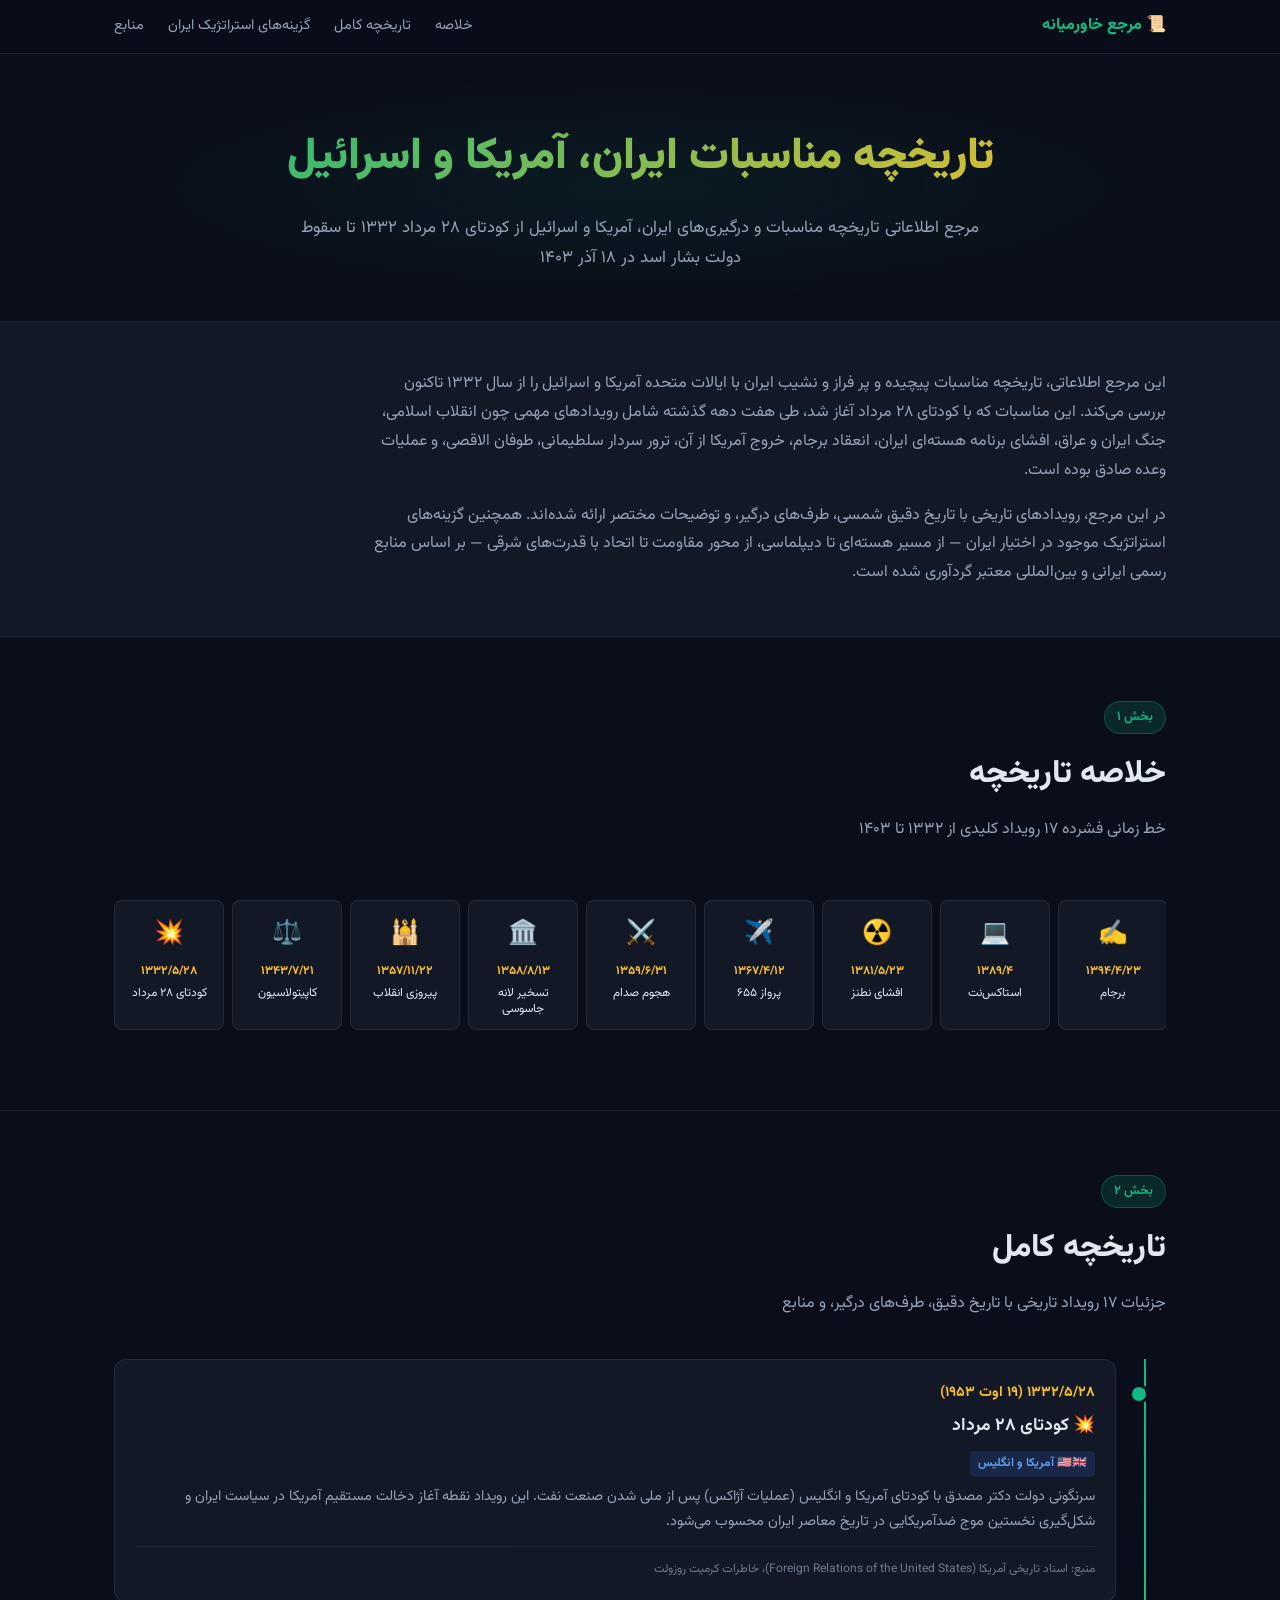
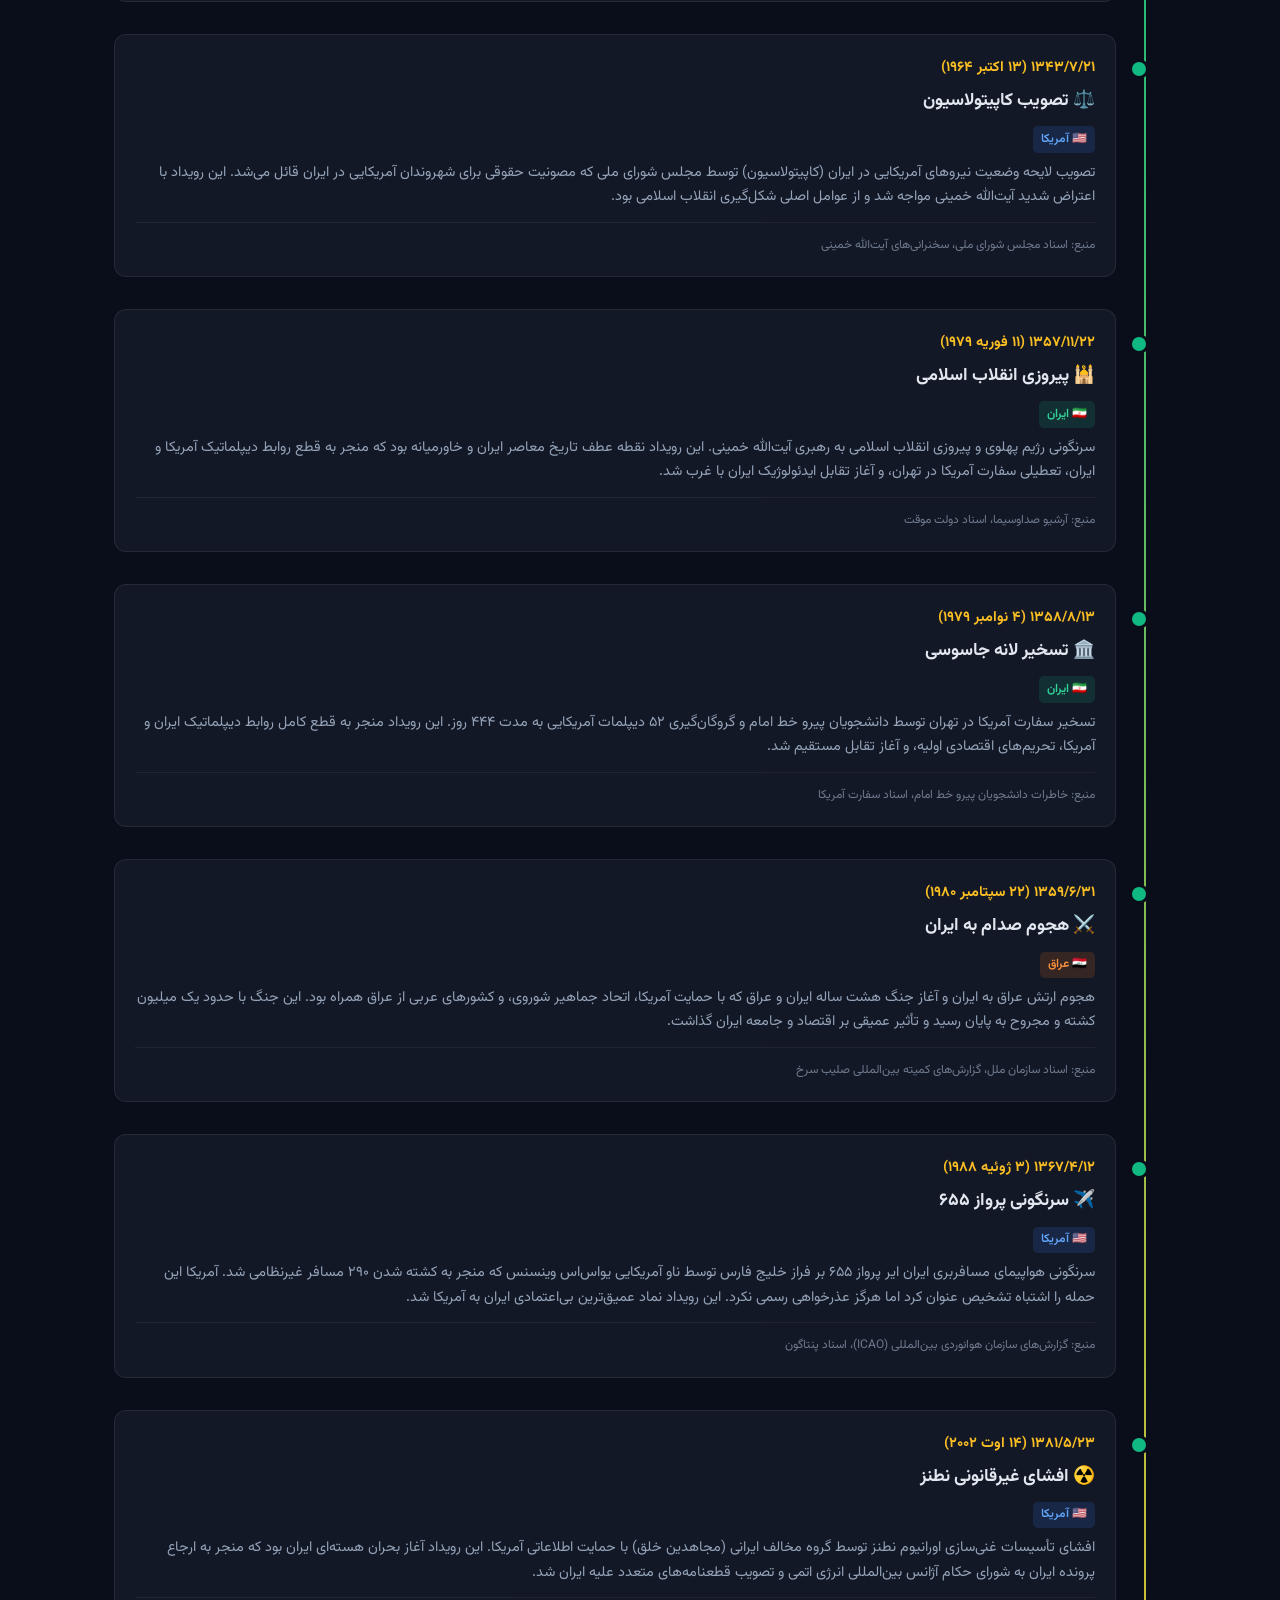
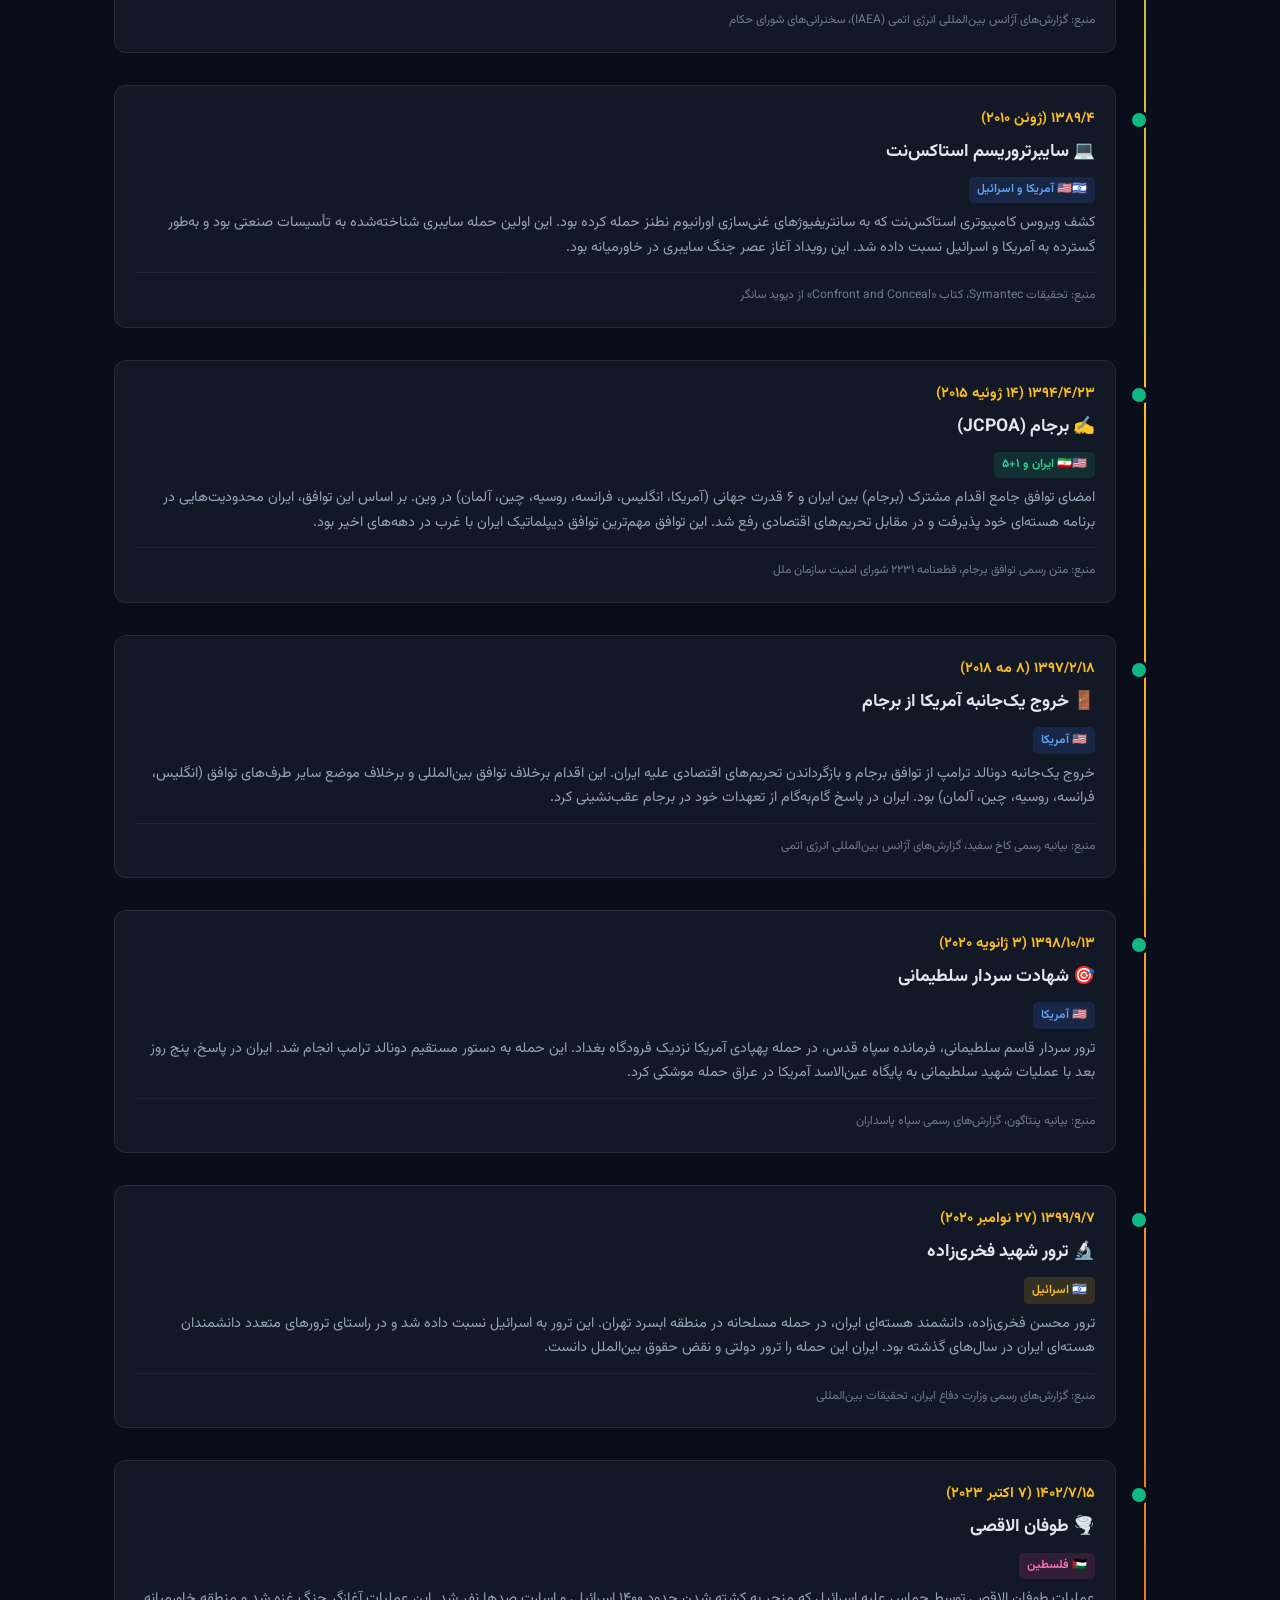
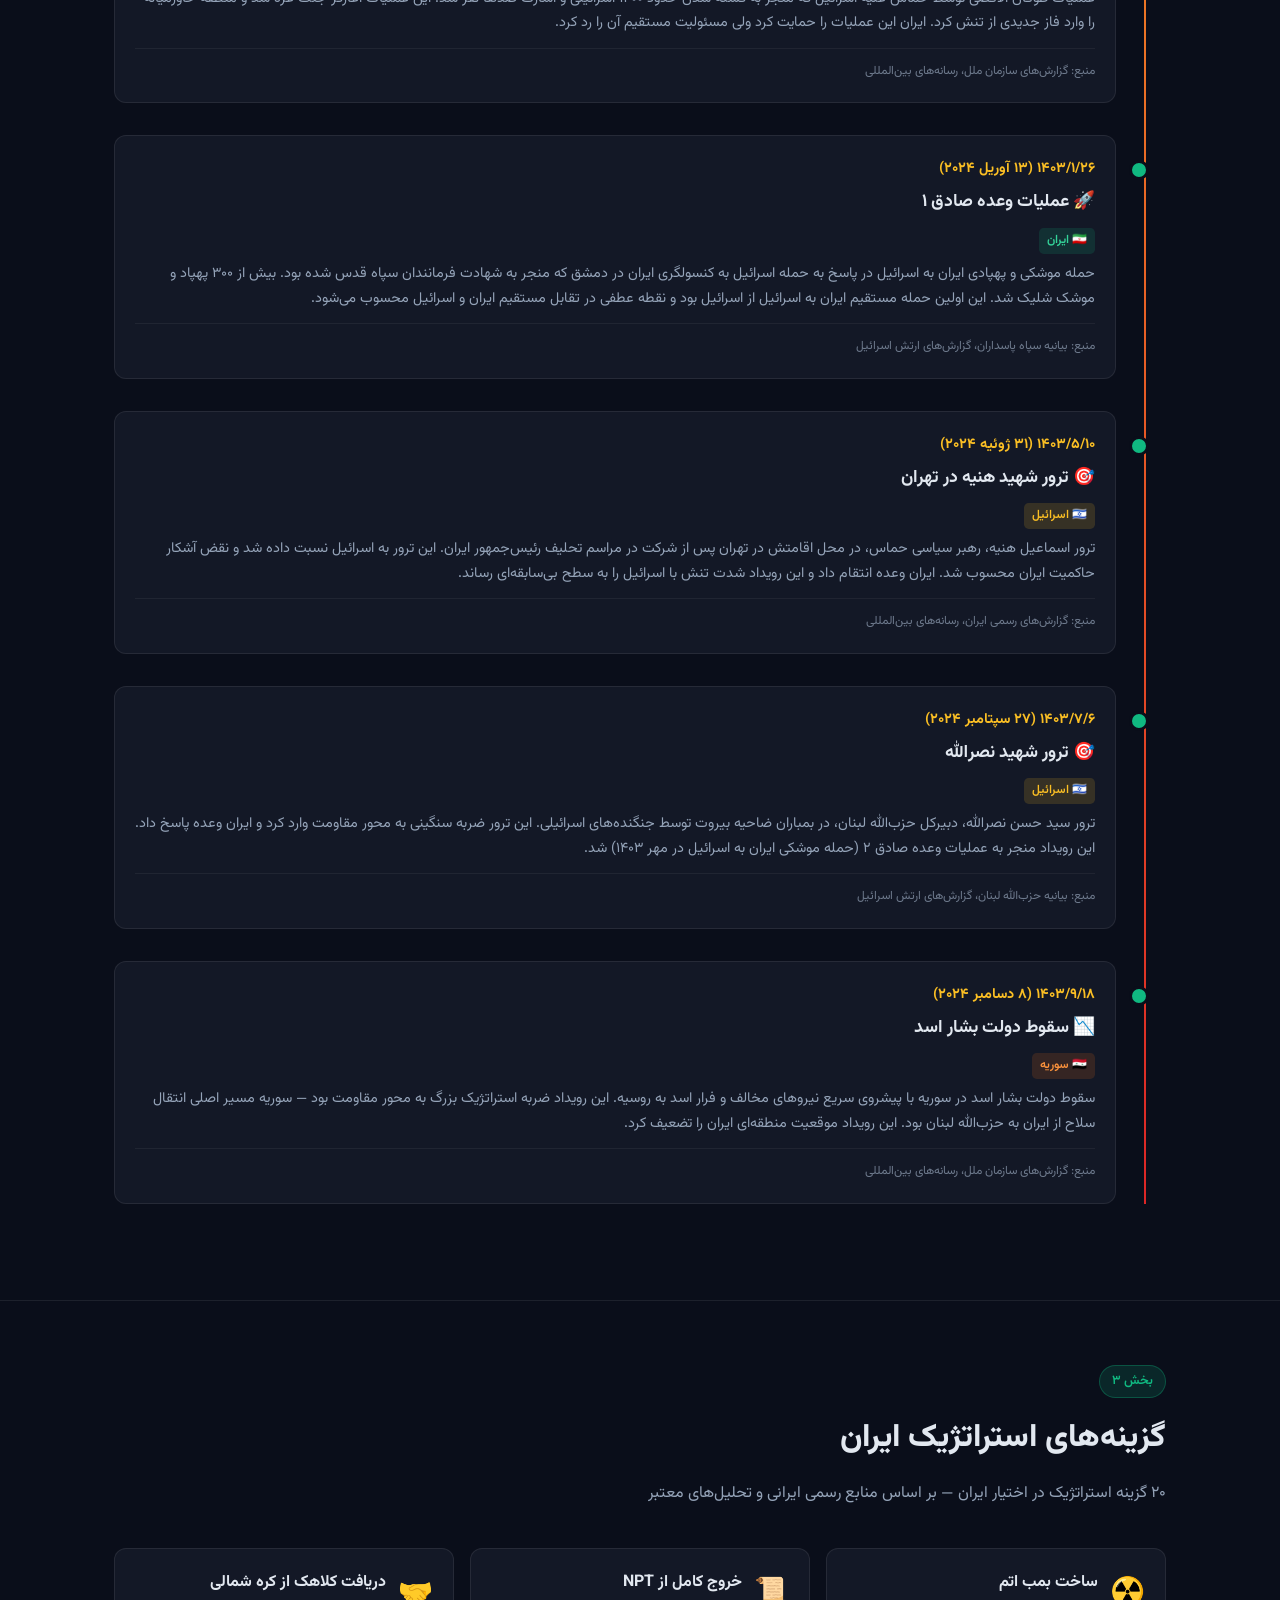
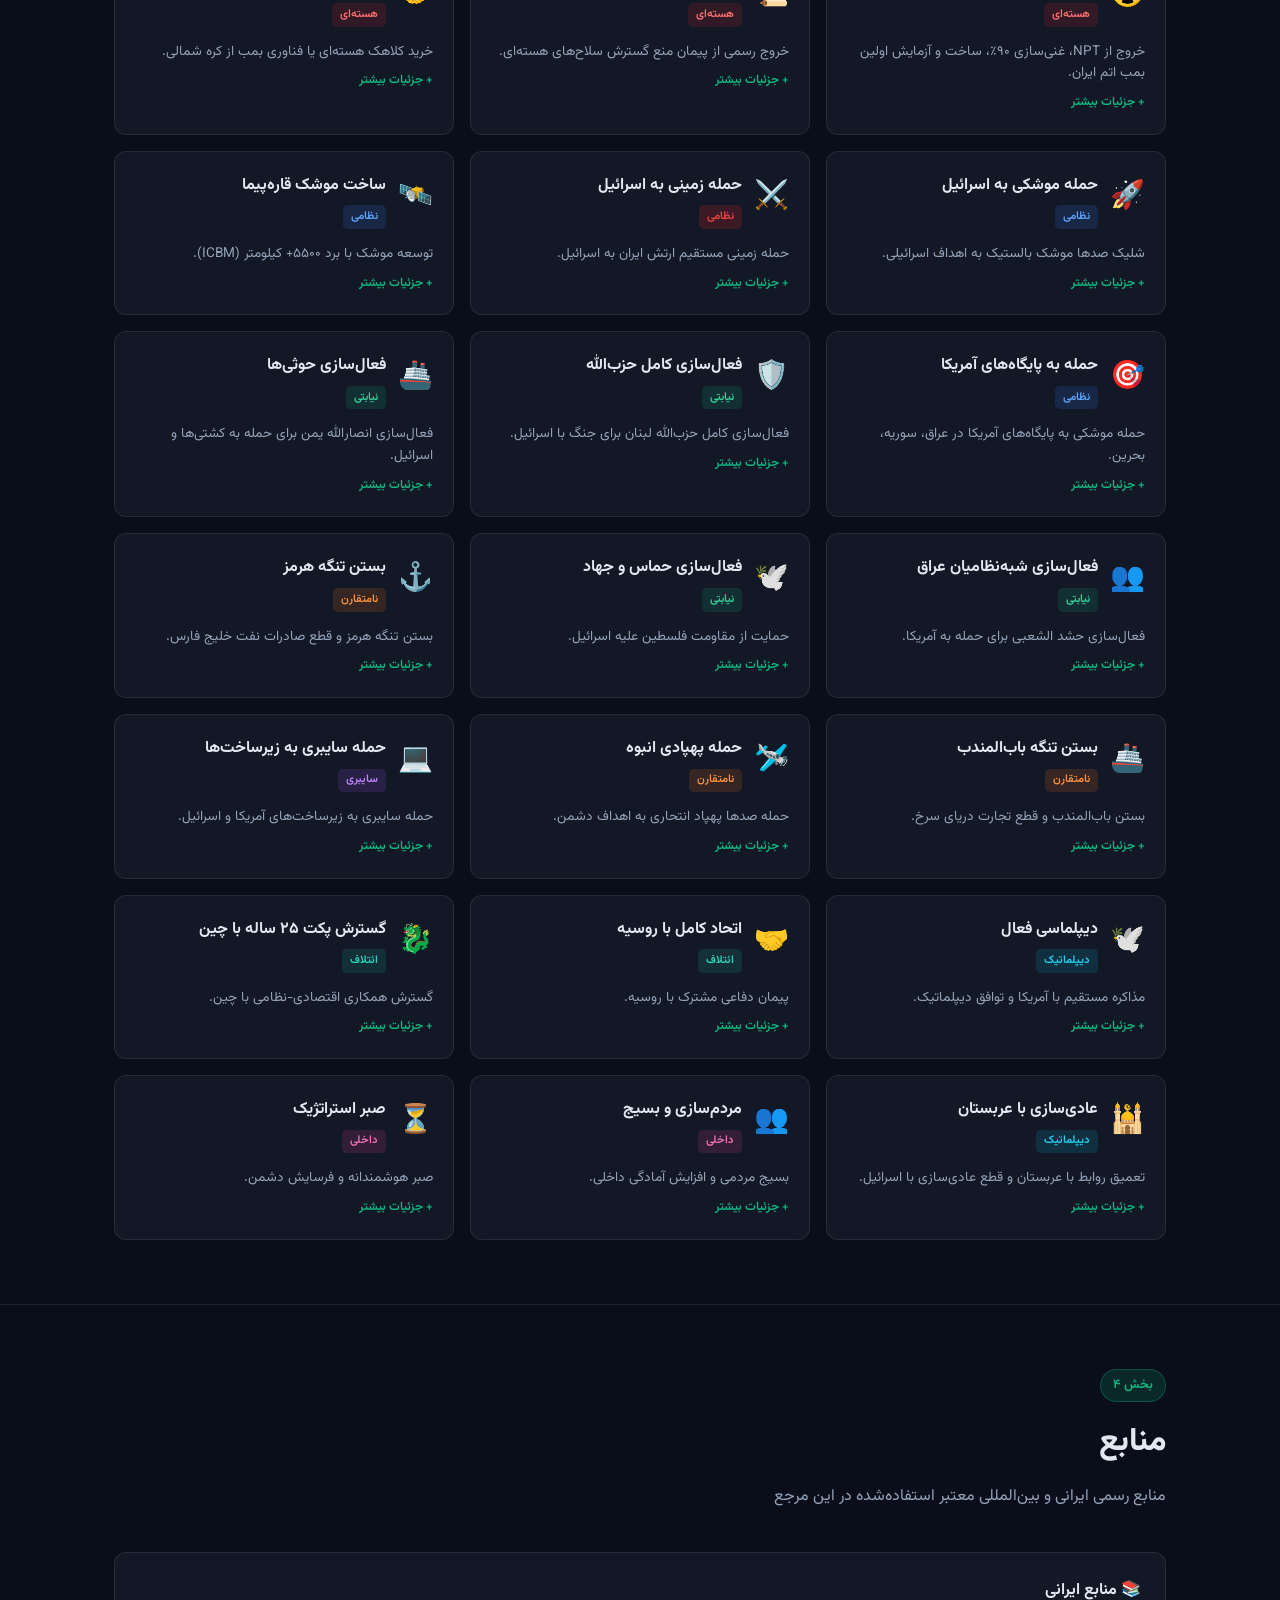
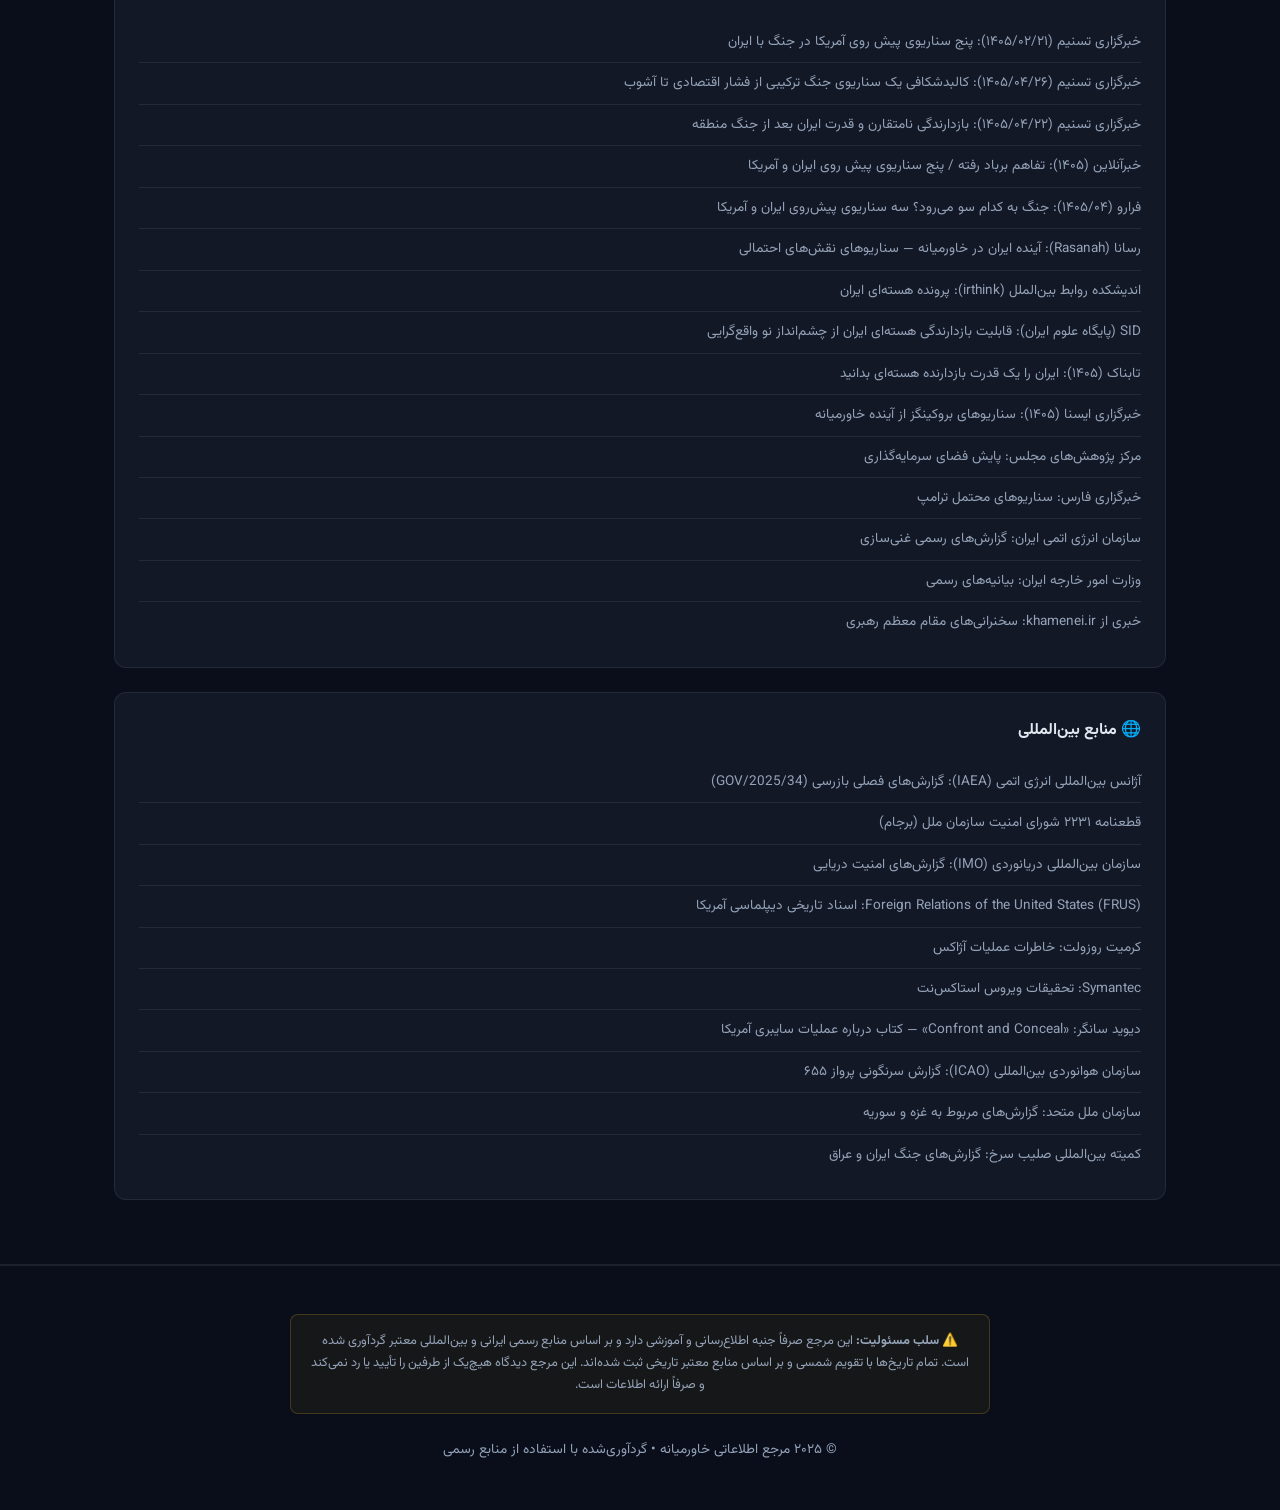
<file: docs/index.html>
<!DOCTYPE html>
<html lang="fa" dir="rtl">
<head>
  <meta charset="UTF-8">
  <meta name="viewport" content="width=device-width, initial-scale=1.0">
  <title>تاریخچه مناسبات ایران، آمریکا و اسرائیل | مرجع اطلاعاتی</title>
  <meta name="description" content="مرجع اطلاعاتی تاریخچه مناسبات و درگیری‌های ایران، آمریکا و اسرائیل از ۱۹۵۳ تا امروز. شامل خط زمانی رویدادها، تحلیل تاریخچه کامل، و گزینه‌های استراتژیک ایران.">
  <link rel="preconnect" href="https://fonts.googleapis.com">
  <link rel="preconnect" href="https://fonts.gstatic.com" crossorigin>
  <link href="https://fonts.googleapis.com/css2?family=Vazirmatn:wght@400;600;700;900&display=swap" rel="stylesheet">
  <style>
    * { margin: 0; padding: 0; box-sizing: border-box; }
    :root {
      --bg-dark: #0a0e1a;
      --bg-card: #131826;
      --bg-card-hover: #1a2138;
      --border: rgba(255,255,255,0.08);
      --text: #e2e8f0;
      --text-muted: #94a3b8;
      --primary: #10b981;
      --accent: #fbbf24;
      --danger: #dc2626;
      --info: #3b82f6;
    }
    body {
      font-family: 'Vazirmatn', sans-serif;
      background: var(--bg-dark);
      color: var(--text);
      line-height: 1.8;
    }
    .container { max-width: 1100px; margin: 0 auto; padding: 0 1.5rem; }

    /* Header */
    header {
      padding: 4rem 0 3rem;
      text-align: center;
      background: radial-gradient(ellipse at center, rgba(16,185,129,0.08) 0%, transparent 60%);
      border-bottom: 1px solid var(--border);
    }
    header h1 {
      font-size: clamp(1.75rem, 4vw, 2.75rem);
      font-weight: 900;
      margin-bottom: 1rem;
      background: linear-gradient(135deg, #10b981 0%, #fbbf24 100%);
      -webkit-background-clip: text;
      -webkit-text-fill-color: transparent;
      background-clip: text;
    }
    header p {
      color: var(--text-muted);
      max-width: 700px;
      margin: 0 auto;
      font-size: 1.05rem;
    }

    /* Nav */
    nav {
      position: sticky;
      top: 0;
      z-index: 100;
      background: rgba(10,14,26,0.9);
      backdrop-filter: blur(12px);
      border-bottom: 1px solid var(--border);
    }
    nav .container { display: flex; align-items: center; justify-content: space-between; padding: 0.75rem 1.5rem; }
    .nav-logo { font-weight: 800; font-size: 1rem; color: var(--primary); text-decoration: none; }
    .nav-links { display: flex; gap: 1.5rem; list-style: none; }
    .nav-links a { color: var(--text-muted); text-decoration: none; font-size: 0.9rem; transition: color 0.2s; }
    .nav-links a:hover { color: var(--text); }
    @media (max-width: 640px) { .nav-links { display: none; } }

    /* Sections */
    section { padding: 4rem 0; border-bottom: 1px solid var(--border); }
    .section-header { margin-bottom: 2.5rem; }
    .section-header h2 { font-size: clamp(1.5rem, 3vw, 2rem); font-weight: 800; margin-bottom: 0.75rem; }
    .section-header p { color: var(--text-muted); max-width: 700px; }
    .section-num {
      display: inline-block;
      padding: 0.25rem 0.75rem;
      background: rgba(16,185,129,0.15);
      border: 1px solid rgba(16,185,129,0.3);
      border-radius: 999px;
      color: var(--primary);
      font-size: 0.8rem;
      font-weight: 600;
      margin-bottom: 0.75rem;
    }

    /* Brief timeline */
    .brief-timeline {
      display: flex;
      gap: 0.5rem;
      overflow-x: auto;
      padding: 1rem 0;
      direction: ltr;
    }
    .brief-item {
      shrink: 0;
      min-width: 110px;
      text-align: center;
      padding: 0.75rem;
      background: var(--bg-card);
      border: 1px solid var(--border);
      border-radius: 0.5rem;
      transition: all 0.2s;
    }
    .brief-item:hover { background: var(--bg-card-hover); transform: translateY(-2px); }
    .brief-item .icon { font-size: 1.5rem; }
    .brief-item .date { color: var(--accent); font-size: 0.75rem; font-weight: 700; margin: 0.25rem 0; }
    .brief-item .title { font-size: 0.75rem; color: var(--text); line-height: 1.3; }

    /* Full timeline */
    .full-timeline { position: relative; }
    .full-timeline::before {
      content: '';
      position: absolute;
      top: 0;
      bottom: 0;
      right: 20px;
      width: 2px;
      background: linear-gradient(180deg, var(--primary), var(--accent), var(--danger));
    }
    .full-event {
      position: relative;
      margin-right: 50px;
      margin-bottom: 2rem;
      padding: 1.25rem;
      background: var(--bg-card);
      border: 1px solid var(--border);
      border-radius: 0.75rem;
      transition: all 0.2s;
    }
    .full-event:hover { background: var(--bg-card-hover); }
    .full-event::before {
      content: '';
      position: absolute;
      right: -34px;
      top: 1.5rem;
      width: 14px;
      height: 14px;
      border-radius: 50%;
      background: var(--primary);
      border: 3px solid var(--bg-dark);
    }
    .full-event .date {
      color: var(--accent);
      font-weight: 700;
      font-size: 0.9rem;
      margin-bottom: 0.25rem;
    }
    .full-event .title {
      font-size: 1.1rem;
      font-weight: 700;
      margin-bottom: 0.5rem;
    }
    .full-event .actor {
      display: inline-block;
      padding: 0.15rem 0.5rem;
      border-radius: 0.3rem;
      font-size: 0.75rem;
      font-weight: 600;
      margin-bottom: 0.5rem;
    }
    .full-event .desc {
      color: var(--text-muted);
      font-size: 0.9rem;
      line-height: 1.7;
    }
    .full-event .source {
      margin-top: 0.75rem;
      padding-top: 0.75rem;
      border-top: 1px solid var(--border);
      font-size: 0.75rem;
      color: var(--text-muted);
      opacity: 0.7;
    }

    /* Cards grid */
    .cards-grid {
      display: grid;
      grid-template-columns: repeat(auto-fill, minmax(280px, 1fr));
      gap: 1rem;
    }
    .card {
      background: var(--bg-card);
      border: 1px solid var(--border);
      border-radius: 0.75rem;
      padding: 1.25rem;
      transition: all 0.2s;
      cursor: pointer;
    }
    .card:hover { background: var(--bg-card-hover); transform: translateY(-2px); border-color: rgba(16,185,129,0.3); }
    .card-header { display: flex; align-items: flex-start; gap: 0.75rem; margin-bottom: 0.75rem; }
    .card-icon { font-size: 1.75rem; shrink: 0; }
    .card-title { font-size: 1rem; font-weight: 700; margin-bottom: 0.1rem; }
    .card-cat {
      display: inline-block;
      padding: 0.1rem 0.5rem;
      border-radius: 0.3rem;
      font-size: 0.7rem;
      font-weight: 600;
    }
    .card-desc { color: var(--text-muted); font-size: 0.85rem; line-height: 1.6; }
    .card-detail {
      margin-top: 0.75rem;
      padding-top: 0.75rem;
      border-top: 1px solid var(--border);
      font-size: 0.8rem;
      color: var(--text-muted);
      display: none;
    }
    .card.open .card-detail { display: block; }
    .card-toggle {
      margin-top: 0.5rem;
      font-size: 0.75rem;
      color: var(--primary);
      font-weight: 600;
    }

    /* Category colors */
    .cat-nuclear { background: rgba(220,38,38,0.15); color: #f87171; }
    .cat-military { background: rgba(59,130,246,0.15); color: #60a5fa; }
    .cat-proxy { background: rgba(16,185,129,0.15); color: #34d399; }
    .cat-diplomatic { background: rgba(6,182,212,0.15); color: #22d3ee; }
    .cat-economic { background: rgba(251,191,36,0.15); color: #fbbf24; }
    .cat-cyber { background: rgba(168,85,247,0.15); color: #c084fc; }
    .cat-asymmetric { background: rgba(249,115,22,0.15); color: #fb923c; }
    .cat-alliance { background: rgba(20,184,166,0.15); color: #2dd4bf; }
    .cat-domestic { background: rgba(236,72,153,0.15); color: #f472b6; }
    .cat-extreme { background: rgba(220,38,38,0.2); color: #ef4444; }

    /* Sources */
    .sources-list {
      background: var(--bg-card);
      border: 1px solid var(--border);
      border-radius: 0.75rem;
      padding: 1.5rem;
    }
    .sources-list h3 { font-size: 1rem; font-weight: 700; margin-bottom: 1rem; }
    .sources-list ul { list-style: none; }
    .sources-list li {
      padding: 0.5rem 0;
      border-bottom: 1px solid var(--border);
      font-size: 0.85rem;
      color: var(--text-muted);
    }
    .sources-list li:last-child { border-bottom: none; }

    /* Footer */
    footer {
      padding: 3rem 0;
      text-align: center;
      border-top: 1px solid var(--border);
    }
    footer .disclaimer {
      color: var(--text-muted);
      font-size: 0.8rem;
      max-width: 700px;
      margin: 0 auto 1.5rem;
      line-height: 1.7;
      padding: 1rem;
      background: rgba(251,191,36,0.05);
      border: 1px solid rgba(251,191,36,0.2);
      border-radius: 0.5rem;
    }
    footer .copyright { color: var(--text-muted); font-size: 0.85rem; }

    /* Intro */
    .intro {
      padding: 3rem 0;
      background: var(--bg-card);
      border-bottom: 1px solid var(--border);
    }
    .intro p { color: var(--text-muted); font-size: 1rem; line-height: 1.8; max-width: 800px; }
    .intro p + p { margin-top: 1rem; }
  </style>
</head>
<body>
  <!-- Nav -->
  <nav>
    <div class="container">
      <a href="#top" class="nav-logo">📜 مرجع خاورمیانه</a>
      <ul class="nav-links">
        <li><a href="#brief">خلاصه</a></li>
        <li><a href="#full">تاریخچه کامل</a></li>
        <li><a href="#cards">گزینه‌های استراتژیک ایران</a></li>
        <li><a href="#sources">منابع</a></li>
      </ul>
    </div>
  </nav>

  <!-- Header -->
  <header id="top">
    <div class="container">
      <h1>تاریخچه مناسبات ایران، آمریکا و اسرائیل</h1>
      <p>مرجع اطلاعاتی تاریخچه مناسبات و درگیری‌های ایران، آمریکا و اسرائیل از کودتای ۲۸ مرداد ۱۳۳۲ تا سقوط دولت بشار اسد در ۱۸ آذر ۱۴۰۳</p>
    </div>
  </header>

  <!-- Intro -->
  <section class="intro">
    <div class="container">
      <p>این مرجع اطلاعاتی، تاریخچه مناسبات پیچیده و پر فراز و نشیب ایران با ایالات متحده آمریکا و اسرائیل را از سال ۱۳۳۲ تاکنون بررسی می‌کند. این مناسبات که با کودتای ۲۸ مرداد آغاز شد، طی هفت دهه گذشته شامل رویدادهای مهمی چون انقلاب اسلامی، جنگ ایران و عراق، افشای برنامه هسته‌ای ایران، انعقاد برجام، خروج آمریکا از آن، ترور سردار سلطیمانی، طوفان الاقصی، و عملیات وعده صادق بوده است.</p>
      <p>در این مرجع، رویدادهای تاریخی با تاریخ دقیق شمسی، طرف‌های درگیر، و توضیحات مختصر ارائه شده‌اند. همچنین گزینه‌های استراتژیک موجود در اختیار ایران — از مسیر هسته‌ای تا دیپلماسی، از محور مقاومت تا اتحاد با قدرت‌های شرقی — بر اساس منابع رسمی ایرانی و بین‌المللی معتبر گردآوری شده است.</p>
    </div>
  </section>

  <!-- Brief timeline -->
  <section id="brief">
    <div class="container">
      <div class="section-header">
        <span class="section-num">بخش ۱</span>
        <h2>خلاصه تاریخچه</h2>
        <p>خط زمانی فشرده ۱۷ رویداد کلیدی از ۱۳۳۲ تا ۱۴۰۳</p>
      </div>
      <div class="brief-timeline">
        <div class="brief-item"><div class="icon">💥</div><div class="date">۱۳۳۲/۵/۲۸</div><div class="title">کودتای ۲۸ مرداد</div></div>
        <div class="brief-item"><div class="icon">⚖️</div><div class="date">۱۳۴۳/۷/۲۱</div><div class="title">کاپیتولاسیون</div></div>
        <div class="brief-item"><div class="icon">🕌</div><div class="date">۱۳۵۷/۱۱/۲۲</div><div class="title">پیروزی انقلاب</div></div>
        <div class="brief-item"><div class="icon">🏛️</div><div class="date">۱۳۵۸/۸/۱۳</div><div class="title">تسخیر لانه جاسوسی</div></div>
        <div class="brief-item"><div class="icon">⚔️</div><div class="date">۱۳۵۹/۶/۳۱</div><div class="title">هجوم صدام</div></div>
        <div class="brief-item"><div class="icon">✈️</div><div class="date">۱۳۶۷/۴/۱۲</div><div class="title">پرواز ۶۵۵</div></div>
        <div class="brief-item"><div class="icon">☢️</div><div class="date">۱۳۸۱/۵/۲۳</div><div class="title">افشای نطنز</div></div>
        <div class="brief-item"><div class="icon">💻</div><div class="date">۱۳۸۹/۴</div><div class="title">استاکس‌نت</div></div>
        <div class="brief-item"><div class="icon">✍️</div><div class="date">۱۳۹۴/۴/۲۳</div><div class="title">برجام</div></div>
        <div class="brief-item"><div class="icon">🚪</div><div class="date">۱۳۹۷/۲/۱۸</div><div class="title">خروج از برجام</div></div>
        <div class="brief-item"><div class="icon">🎯</div><div class="date">۱۳۹۸/۱۰/۱۳</div><div class="title">شهادت سلطیمانی</div></div>
        <div class="brief-item"><div class="icon">🔬</div><div class="date">۱۳۹۹/۹/۷</div><div class="title">ترور فخری‌زاده</div></div>
        <div class="brief-item"><div class="icon">🌪️</div><div class="date">۱۴۰۲/۷/۱۵</div><div class="title">طوفان الاقصی</div></div>
        <div class="brief-item"><div class="icon">🚀</div><div class="date">۱۴۰۳/۱/۲۶</div><div class="title">وعده صادق ۱</div></div>
        <div class="brief-item"><div class="icon">🎯</div><div class="date">۱۴۰۳/۵/۱۰</div><div class="title">ترور هنیه</div></div>
        <div class="brief-item"><div class="icon">🎯</div><div class="date">۱۴۰۳/۷/۶</div><div class="title">ترور نصرالله</div></div>
        <div class="brief-item"><div class="icon">📉</div><div class="date">۱۴۰۳/۹/۱۸</div><div class="title">سقوط اسد</div></div>
      </div>
    </div>
  </section>

  <!-- Full history -->
  <section id="full">
    <div class="container">
      <div class="section-header">
        <span class="section-num">بخش ۲</span>
        <h2>تاریخچه کامل</h2>
        <p>جزئیات ۱۷ رویداد تاریخی با تاریخ دقیق، طرف‌های درگیر، و منابع</p>
      </div>
      <div class="full-timeline">

        <div class="full-event">
          <div class="date">۱۳۳۲/۵/۲۸ (۱۹ اوت ۱۹۵۳)</div>
          <div class="title">💥 کودتای ۲۸ مرداد</div>
          <span class="actor" style="background:rgba(59,130,246,0.15);color:#60a5fa;">🇺🇸🇬🇧 آمریکا و انگلیس</span>
          <div class="desc">سرنگونی دولت دکتر مصدق با کودتای آمریکا و انگلیس (عملیات آژاکس) پس از ملی شدن صنعت نفت. این رویداد نقطه آغاز دخالت مستقیم آمریکا در سیاست ایران و شکل‌گیری نخستین موج ضدآمریکایی در تاریخ معاصر ایران محسوب می‌شود.</div>
          <div class="source">منبع: اسناد تاریخی آمریکا (Foreign Relations of the United States)، خاطرات کرمیت روزولت</div>
        </div>

        <div class="full-event">
          <div class="date">۱۳۴۳/۷/۲۱ (۱۳ اکتبر ۱۹۶۴)</div>
          <div class="title">⚖️ تصویب کاپیتولاسیون</div>
          <span class="actor" style="background:rgba(59,130,246,0.15);color:#60a5fa;">🇺🇸 آمریکا</span>
          <div class="desc">تصویب لایحه وضعیت نیروهای آمریکایی در ایران (کاپیتولاسیون) توسط مجلس شورای ملی که مصونیت حقوقی برای شهروندان آمریکایی در ایران قائل می‌شد. این رویداد با اعتراض شدید آیت‌الله خمینی مواجه شد و از عوامل اصلی شکل‌گیری انقلاب اسلامی بود.</div>
          <div class="source">منبع: اسناد مجلس شورای ملی، سخنرانی‌های آیت‌الله خمینی</div>
        </div>

        <div class="full-event">
          <div class="date">۱۳۵۷/۱۱/۲۲ (۱۱ فوریه ۱۹۷۹)</div>
          <div class="title">🕌 پیروزی انقلاب اسلامی</div>
          <span class="actor" style="background:rgba(16,185,129,0.15);color:#34d399;">🇮🇷 ایران</span>
          <div class="desc">سرنگونی رژیم پهلوی و پیروزی انقلاب اسلامی به رهبری آیت‌الله خمینی. این رویداد نقطه عطف تاریخ معاصر ایران و خاورمیانه بود که منجر به قطع روابط دیپلماتیک آمریکا و ایران، تعطیلی سفارت آمریکا در تهران، و آغاز تقابل ایدئولوژیک ایران با غرب شد.</div>
          <div class="source">منبع: آرشیو صداوسیما، اسناد دولت موقت</div>
        </div>

        <div class="full-event">
          <div class="date">۱۳۵۸/۸/۱۳ (۴ نوامبر ۱۹۷۹)</div>
          <div class="title">🏛️ تسخیر لانه جاسوسی</div>
          <span class="actor" style="background:rgba(16,185,129,0.15);color:#34d399;">🇮🇷 ایران</span>
          <div class="desc">تسخیر سفارت آمریکا در تهران توسط دانشجویان پیرو خط امام و گروگان‌گیری ۵۲ دیپلمات آمریکایی به مدت ۴۴۴ روز. این رویداد منجر به قطع کامل روابط دیپلماتیک ایران و آمریکا، تحریم‌های اقتصادی اولیه، و آغاز تقابل مستقیم شد.</div>
          <div class="source">منبع: خاطرات دانشجویان پیرو خط امام، اسناد سفارت آمریکا</div>
        </div>

        <div class="full-event">
          <div class="date">۱۳۵۹/۶/۳۱ (۲۲ سپتامبر ۱۹۸۰)</div>
          <div class="title">⚔️ هجوم صدام به ایران</div>
          <span class="actor" style="background:rgba(249,115,22,0.15);color:#fb923c;">🇮🇶 عراق</span>
          <div class="desc">هجوم ارتش عراق به ایران و آغاز جنگ هشت ساله ایران و عراق که با حمایت آمریکا، اتحاد جماهیر شوروی، و کشورهای عربی از عراق همراه بود. این جنگ با حدود یک میلیون کشته و مجروح به پایان رسید و تأثیر عمیقی بر اقتصاد و جامعه ایران گذاشت.</div>
          <div class="source">منبع: اسناد سازمان ملل، گزارش‌های کمیته بین‌المللی صلیب سرخ</div>
        </div>

        <div class="full-event">
          <div class="date">۱۳۶۷/۴/۱۲ (۳ ژوئیه ۱۹۸۸)</div>
          <div class="title">✈️ سرنگونی پرواز ۶۵۵</div>
          <span class="actor" style="background:rgba(59,130,246,0.15);color:#60a5fa;">🇺🇸 آمریکا</span>
          <div class="desc">سرنگونی هواپیمای مسافربری ایران ایر پرواز ۶۵۵ بر فراز خلیج فارس توسط ناو آمریکایی یواس‌اس وینسنس که منجر به کشته شدن ۲۹۰ مسافر غیرنظامی شد. آمریکا این حمله را اشتباه تشخیص عنوان کرد اما هرگز عذرخواهی رسمی نکرد. این رویداد نماد عمیق‌ترین بی‌اعتمادی ایران به آمریکا شد.</div>
          <div class="source">منبع: گزارش‌های سازمان هوانوردی بین‌المللی (ICAO)، اسناد پنتاگون</div>
        </div>

        <div class="full-event">
          <div class="date">۱۳۸۱/۵/۲۳ (۱۴ اوت ۲۰۰۲)</div>
          <div class="title">☢️ افشای غیرقانونی نطنز</div>
          <span class="actor" style="background:rgba(59,130,246,0.15);color:#60a5fa;">🇺🇸 آمریکا</span>
          <div class="desc">افشای تأسیسات غنی‌سازی اورانیوم نطنز توسط گروه مخالف ایرانی (مجاهدین خلق) با حمایت اطلاعاتی آمریکا. این رویداد آغاز بحران هسته‌ای ایران بود که منجر به ارجاع پرونده ایران به شورای حکام آژانس بین‌المللی انرژی اتمی و تصویب قطعنامه‌های متعدد علیه ایران شد.</div>
          <div class="source">منبع: گزارش‌های آژانس بین‌المللی انرژی اتمی (IAEA)، سخنرانی‌های شورای حکام</div>
        </div>

        <div class="full-event">
          <div class="date">۱۳۸۹/۴ (ژوئن ۲۰۱۰)</div>
          <div class="title">💻 سایبرتروریسم استاکس‌نت</div>
          <span class="actor" style="background:rgba(59,130,246,0.15);color:#60a5fa;">🇺🇸🇮🇱 آمریکا و اسرائیل</span>
          <div class="desc">کشف ویروس کامپیوتری استاکس‌نت که به سانتریفیوژهای غنی‌سازی اورانیوم نطنز حمله کرده بود. این اولین حمله سایبری شناخته‌شده به تأسیسات صنعتی بود و به‌طور گسترده به آمریکا و اسرائیل نسبت داده شد. این رویداد آغاز عصر جنگ سایبری در خاورمیانه بود.</div>
          <div class="source">منبع: تحقیقات Symantec، کتاب «Confront and Conceal» از دیوید سانگر</div>
        </div>

        <div class="full-event">
          <div class="date">۱۳۹۴/۴/۲۳ (۱۴ ژوئیه ۲۰۱۵)</div>
          <div class="title">✍️ برجام (JCPOA)</div>
          <span class="actor" style="background:rgba(16,185,129,0.15);color:#34d399;">🇮🇷🇺🇸 ایران و ۱+۵</span>
          <div class="desc">امضای توافق جامع اقدام مشترک (برجام) بین ایران و ۶ قدرت جهانی (آمریکا، انگلیس، فرانسه، روسیه، چین، آلمان) در وین. بر اساس این توافق، ایران محدودیت‌هایی در برنامه هسته‌ای خود پذیرفت و در مقابل تحریم‌های اقتصادی رفع شد. این توافق مهم‌ترین توافق دیپلماتیک ایران با غرب در دهه‌های اخیر بود.</div>
          <div class="source">منبع: متن رسمی توافق برجام، قطعنامه ۲۲۳۱ شورای امنیت سازمان ملل</div>
        </div>

        <div class="full-event">
          <div class="date">۱۳۹۷/۲/۱۸ (۸ مه ۲۰۱۸)</div>
          <div class="title">🚪 خروج یک‌جانبه آمریکا از برجام</div>
          <span class="actor" style="background:rgba(59,130,246,0.15);color:#60a5fa;">🇺🇸 آمریکا</span>
          <div class="desc">خروج یک‌جانبه دونالد ترامپ از توافق برجام و بازگرداندن تحریم‌های اقتصادی علیه ایران. این اقدام برخلاف توافق بین‌المللی و برخلاف موضع سایر طرف‌های توافق (انگلیس، فرانسه، روسیه، چین، آلمان) بود. ایران در پاسخ گام‌به‌گام از تعهدات خود در برجام عقب‌نشینی کرد.</div>
          <div class="source">منبع: بیانیه رسمی کاخ سفید، گزارش‌های آژانس بین‌المللی انرژی اتمی</div>
        </div>

        <div class="full-event">
          <div class="date">۱۳۹۸/۱۰/۱۳ (۳ ژانویه ۲۰۲۰)</div>
          <div class="title">🎯 شهادت سردار سلطیمانی</div>
          <span class="actor" style="background:rgba(59,130,246,0.15);color:#60a5fa;">🇺🇸 آمریکا</span>
          <div class="desc">ترور سردار قاسم سلطیمانی، فرمانده سپاه قدس، در حمله پهپادی آمریکا نزدیک فرودگاه بغداد. این حمله به دستور مستقیم دونالد ترامپ انجام شد. ایران در پاسخ، پنج روز بعد با عملیات شهید سلطیمانی به پایگاه عین‌الاسد آمریکا در عراق حمله موشکی کرد.</div>
          <div class="source">منبع: بیانیه پنتاگون، گزارش‌های رسمی سپاه پاسداران</div>
        </div>

        <div class="full-event">
          <div class="date">۱۳۹۹/۹/۷ (۲۷ نوامبر ۲۰۲۰)</div>
          <div class="title">🔬 ترور شهید فخری‌زاده</div>
          <span class="actor" style="background:rgba(251,191,36,0.15);color:#fbbf24;">🇮🇱 اسرائیل</span>
          <div class="desc">ترور محسن فخری‌زاده، دانشمند هسته‌ای ایران، در حمله مسلحانه در منطقه ابسرد تهران. این ترور به اسرائیل نسبت داده شد و در راستای ترورهای متعدد دانشمندان هسته‌ای ایران در سال‌های گذشته بود. ایران این حمله را ترور دولتی و نقض حقوق بین‌الملل دانست.</div>
          <div class="source">منبع: گزارش‌های رسمی وزارت دفاع ایران، تحقیقات بین‌المللی</div>
        </div>

        <div class="full-event">
          <div class="date">۱۴۰۲/۷/۱۵ (۷ اکتبر ۲۰۲۳)</div>
          <div class="title">🌪️ طوفان الاقصی</div>
          <span class="actor" style="background:rgba(236,72,153,0.15);color:#f472b6;">🇵🇸 فلسطین</span>
          <div class="desc">عملیات طوفان الاقصی توسط حماس علیه اسرائیل که منجر به کشته شدن حدود ۱۴۰۰ اسرائیلی و اسارت صدها نفر شد. این عملیات آغازگر جنگ غزه شد و منطقه خاورمیانه را وارد فاز جدیدی از تنش کرد. ایران این عملیات را حمایت کرد ولی مسئولیت مستقیم آن را رد کرد.</div>
          <div class="source">منبع: گزارش‌های سازمان ملل، رسانه‌های بین‌المللی</div>
        </div>

        <div class="full-event">
          <div class="date">۱۴۰۳/۱/۲۶ (۱۳ آوریل ۲۰۲۴)</div>
          <div class="title">🚀 عملیات وعده صادق ۱</div>
          <span class="actor" style="background:rgba(16,185,129,0.15);color:#34d399;">🇮🇷 ایران</span>
          <div class="desc">حمله موشکی و پهپادی ایران به اسرائیل در پاسخ به حمله اسرائیل به کنسولگری ایران در دمشق که منجر به شهادت فرمانندان سپاه قدس شده بود. بیش از ۳۰۰ پهپاد و موشک شلیک شد. این اولین حمله مستقیم ایران به اسرائیل از اسرائیل بود و نقطه عطفی در تقابل مستقیم ایران و اسرائیل محسوب می‌شود.</div>
          <div class="source">منبع: بیانیه سپاه پاسداران، گزارش‌های ارتش اسرائیل</div>
        </div>

        <div class="full-event">
          <div class="date">۱۴۰۳/۵/۱۰ (۳۱ ژوئیه ۲۰۲۴)</div>
          <div class="title">🎯 ترور شهید هنیه در تهران</div>
          <span class="actor" style="background:rgba(251,191,36,0.15);color:#fbbf24;">🇮🇱 اسرائیل</span>
          <div class="desc">ترور اسماعیل هنیه، رهبر سیاسی حماس، در محل اقامتش در تهران پس از شرکت در مراسم تحلیف رئیس‌جمهور ایران. این ترور به اسرائیل نسبت داده شد و نقض آشکار حاکمیت ایران محسوب شد. ایران وعده انتقام داد و این رویداد شدت تنش با اسرائیل را به سطح بی‌سابقه‌ای رساند.</div>
          <div class="source">منبع: گزارش‌های رسمی ایران، رسانه‌های بین‌المللی</div>
        </div>

        <div class="full-event">
          <div class="date">۱۴۰۳/۷/۶ (۲۷ سپتامبر ۲۰۲۴)</div>
          <div class="title">🎯 ترور شهید نصرالله</div>
          <span class="actor" style="background:rgba(251,191,36,0.15);color:#fbbf24;">🇮🇱 اسرائیل</span>
          <div class="desc">ترور سید حسن نصرالله، دبیرکل حزب‌الله لبنان، در بمباران ضاحیه بیروت توسط جنگنده‌های اسرائیلی. این ترور ضربه سنگینی به محور مقاومت وارد کرد و ایران وعده پاسخ داد. این رویداد منجر به عملیات وعده صادق ۲ (حمله موشکی ایران به اسرائیل در مهر ۱۴۰۳) شد.</div>
          <div class="source">منبع: بیانیه حزب‌الله لبنان، گزارش‌های ارتش اسرائیل</div>
        </div>

        <div class="full-event">
          <div class="date">۱۴۰۳/۹/۱۸ (۸ دسامبر ۲۰۲۴)</div>
          <div class="title">📉 سقوط دولت بشار اسد</div>
          <span class="actor" style="background:rgba(249,115,22,0.15);color:#fb923c;">🇸🇾 سوریه</span>
          <div class="desc">سقوط دولت بشار اسد در سوریه با پیشروی سریع نیروهای مخالف و فرار اسد به روسیه. این رویداد ضربه استراتژیک بزرگ به محور مقاومت بود — سوریه مسیر اصلی انتقال سلاح از ایران به حزب‌الله لبنان بود. این رویداد موقعیت منطقه‌ای ایران را تضعیف کرد.</div>
          <div class="source">منبع: گزارش‌های سازمان ملل، رسانه‌های بین‌المللی</div>
        </div>

      </div>
    </div>
  </section>

  <!-- Iran strategic cards -->
  <section id="cards">
    <div class="container">
      <div class="section-header">
        <span class="section-num">بخش ۳</span>
        <h2>گزینه‌های استراتژیک ایران</h2>
        <p>۲۰ گزینه استراتژیک در اختیار ایران — بر اساس منابع رسمی ایرانی و تحلیل‌های معتبر</p>
      </div>
      <div class="cards-grid" id="cards-grid">
        <!-- Cards will be inserted by JS -->
      </div>
    </div>
  </section>

  <!-- Sources -->
  <section id="sources">
    <div class="container">
      <div class="section-header">
        <span class="section-num">بخش ۴</span>
        <h2>منابع</h2>
        <p>منابع رسمی ایرانی و بین‌المللی معتبر استفاده‌شده در این مرجع</p>
      </div>
      <div class="sources-list">
        <h3>📚 منابع ایرانی</h3>
        <ul>
          <li>خبرگزاری تسنیم (۱۴۰۵/۰۲/۲۱): پنج سناریوی پیش روی آمریکا در جنگ با ایران</li>
          <li>خبرگزاری تسنیم (۱۴۰۵/۰۴/۲۶): کالبدشکافی یک سناریوی جنگ ترکیبی از فشار اقتصادی تا آشوب</li>
          <li>خبرگزاری تسنیم (۱۴۰۵/۰۴/۲۲): بازدارندگی نامتقارن و قدرت ایران بعد از جنگ منطقه</li>
          <li>خبرآنلاین (۱۴۰۵): تفاهم برباد رفته / پنج سناریوی پیش روی ایران و آمریکا</li>
          <li>فرارو (۱۴۰۵/۰۴): جنگ به کدام سو می‌رود؟ سه سناریوی پیش‌روی ایران و آمریکا</li>
          <li>رسانا (Rasanah): آینده ایران در خاورمیانه — سناریوهای نقش‌های احتمالی</li>
          <li>اندیشکده روابط بین‌الملل (irthink): پرونده هسته‌ای ایران</li>
          <li>SID (پایگاه علوم ایران): قابلیت بازدارندگی هسته‌ای ایران از چشم‌انداز نو واقع‌گرایی</li>
          <li>تابناک (۱۴۰۵): ایران را یک قدرت بازدارنده هسته‌ای بدانید</li>
          <li>خبرگزاری ایسنا (۱۴۰۵): سناریوهای بروکینگز از آینده خاورمیانه</li>
          <li>مرکز پژوهش‌های مجلس: پایش فضای سرمایه‌گذاری</li>
          <li>خبرگزاری فارس: سناریوهای محتمل ترامپ</li>
          <li>سازمان انرژی اتمی ایران: گزارش‌های رسمی غنی‌سازی</li>
          <li>وزارت امور خارجه ایران: بیانیه‌های رسمی</li>
          <li>خبری از khamenei.ir: سخنرانی‌های مقام معظم رهبری</li>
        </ul>
      </div>
      <div class="sources-list" style="margin-top: 1.5rem;">
        <h3>🌐 منابع بین‌المللی</h3>
        <ul>
          <li>آژانس بین‌المللی انرژی اتمی (IAEA): گزارش‌های فصلی بازرسی (GOV/2025/34)</li>
          <li>قطعنامه ۲۲۳۱ شورای امنیت سازمان ملل (برجام)</li>
          <li>سازمان بین‌المللی دریانوردی (IMO): گزارش‌های امنیت دریایی</li>
          <li>Foreign Relations of the United States (FRUS): اسناد تاریخی دیپلماسی آمریکا</li>
          <li>کرمیت روزولت: خاطرات عملیات آژاکس</li>
          <li>Symantec: تحقیقات ویروس استاکس‌نت</li>
          <li>دیوید سانگر: «Confront and Conceal» — کتاب درباره عملیات سایبری آمریکا</li>
          <li>سازمان هوانوردی بین‌المللی (ICAO): گزارش سرنگونی پرواز ۶۵۵</li>
          <li>سازمان ملل متحد: گزارش‌های مربوط به غزه و سوریه</li>
          <li>کمیته بین‌المللی صلیب سرخ: گزارش‌های جنگ ایران و عراق</li>
        </ul>
      </div>
    </div>
  </section>

  <!-- Footer -->
  <footer>
    <div class="container">
      <div class="disclaimer">
        ⚠️ <strong>سلب مسئولیت:</strong> این مرجع صرفاً جنبه اطلاع‌رسانی و آموزشی دارد و بر اساس منابع رسمی ایرانی و بین‌المللی معتبر گردآوری شده است. تمام تاریخ‌ها با تقویم شمسی و بر اساس منابع معتبر تاریخی ثبت شده‌اند. این مرجع دیدگاه هیچ‌یک از طرفین را تأیید یا رد نمی‌کند و صرفاً ارائه اطلاعات است.
      </div>
      <div class="copyright">
        © ۲۰۲۵ مرجع اطلاعاتی خاورمیانه • گردآوری‌شده با استفاده از منابع رسمی
      </div>
    </div>
  </footer>

  <script>
    // داده‌های کارت‌های استراتژیک ایران
    const iranCards = [
      { icon: "☢️", name: "ساخت بمب اتم", cat: "هسته‌ای", catClass: "cat-nuclear", desc: "خروج از NPT، غنی‌سازی ۹۰٪، ساخت و آزمایش اولین بمب اتم ایران.", detail: "تصمیم نهایی: خروج از پیمان منع گسترش سلاح‌های هسته‌ای (NPT)، غنی‌سازی اورانیوم به ۹۰٪، ساخت و آزمایش بمب اتم. تحقیقات نشان می‌دهد: اگر ایران این مرحله را با موفقیت طی کند، بازدارندگی ایجاد می‌کند (مثل کره شمالی). اما پنجره بحرانی ۱۸-۳۶ ماه اول خطرناک است — احتمال حمله پیش‌دگیرانه اسرائیل ۵۰-۶۵٪. پس از عبور از این پنجره، آمریکا به مدل «containment» (پذیرش) روی می‌آورد." },
      { icon: "📜", name: "خروج کامل از NPT", cat: "هسته‌ای", catClass: "cat-nuclear", desc: "خروج رسمی از پیمان منع گسترش سلاح‌های هسته‌ای.", detail: "اقدام نمادین و حقوقی بحرانی: خروج از NPT. این اقدام اعلام غیررسمی ورود به باشگاه هسته‌ای است. کره شمالی (۲۰۰۳) و اسرائیل تنها کشورهای خارج از این پیمان هستند. پاسخ آمریکا و اسرائیل احتمالاً تشدید تحریم‌ها و افزایش آماده‌سازی حمله پیش‌دگیرانه است." },
      { icon: "🤝", name: "دریافت کلاهک از کره شمالی", cat: "هسته‌ای", catClass: "cat-nuclear", desc: "خرید کلاهک هسته‌ای یا فناوری بمب از کره شمالی.", detail: "جایگزین سریع‌تر برای ساخت بمب: خرید کلاهک آماده یا فناوری از کره شمالی. تحقیقات نشان می‌دهد کره شمالی حاضر است در ازای نفت و پول، فناوری بمب را منتقل کند. ریسک: آژانس بین‌المللی و آمریکا احتمالاً متوجه انتقال می‌شوند و این می‌تواند بهانه حمله پیش‌دگیرانه شود." },
      { icon: "🚀", name: "حمله موشکی به اسرائیل", cat: "نظامی", catClass: "cat-military", desc: "شلیک صدها موشک بالستیک به اهداف اسرائیلی.", detail: "حمله مستقیم موشکی به اسرائیل — مثل عملیات وعده صادق ۱ و ۲. ایران دارای بزرگ‌ترین زرادخانه موشک‌های بالستیک خاورمیانه است (۳۰۰۰+ موشک با برد ۲۰۰۰ کیلومتر). این اقدام بازدارندگی مستقیم ایجاد می‌کند ولی احتمال حمله متقابل اسرائیل را بالا می‌برد." },
      { icon: "⚔️", name: "حمله زمینی به اسرائیل", cat: "نظامی", catClass: "cat-extreme", desc: "حمله زمینی مستقیم ارتش ایران به اسرائیل.", detail: "این گزینه عملاً غیرممکن است — فاصله ۱۰۰۰+ کیلومتر، عدم مرز مشترک، و برتری هوایی اسرائیل. حمله زمینی نیاز به عبور از عراق، سوریه، یا دریا دارد. تحلیلگران این را گزینه غیر واقع‌بینانه می‌دانند (احتمال کمتر از ۵٪)." },
      { icon: "🛰️", name: "ساخت موشک قاره‌پیما", cat: "نظامی", catClass: "cat-military", desc: "توسعه موشک با برد ۵۵۰۰+ کیلومتر (ICBM).", detail: "توسعه موشک قاره‌پیما (ICBM) که قادر به رسیدن به آمریکا باشد. ایران در حال حاضر موشک خرمشهر-۴ با برد ۲۰۰۰ کیلومتر دارد. ICBM نیاز به فناوری پیشرفته‌تر دارد و احتمالاً ۵-۱۰ سال زمان می‌برد. این اقدام بازدارندگی استراتژیک علیه آمریکا ایجاد می‌کند." },
      { icon: "🎯", name: "حمله به پایگاه‌های آمریکا", cat: "نظامی", catClass: "cat-military", desc: "حمله موشکی به پایگاه‌های آمریکا در عراق، سوریه، بحرین.", detail: "حمله به پایگاه‌های آمریکا در منطقه — مثل عملیات شهید سلطیمانی (۱۳۹۸/۱۱/۸) به عین‌الاسد. ایران می‌تواند به ۲۰+ پایگاه آمریکا در عراق، سوریه، بحرین، کویت، قطر و امارات حمله کند. این اقدام خروج آمریکا از منطقه را تسریع می‌کند ولی احتمال حمله متقابل را بالا می‌برد." },
      { icon: "🛡️", name: "فعال‌سازی کامل حزب‌الله", cat: "نیابتی", catClass: "cat-proxy", desc: "فعال‌سازی کامل حزب‌الله لبنان برای جنگ با اسرائیل.", detail: "حزب‌الله با ۱۰۰٬۰۰۰+ راکت و موشک، بزرگ‌ترین نیروی نیابتی ایران است. فعال‌سازی کامل می‌تواند شمال اسرائیل را فلج کند. ولی پس از جنگ ۲۰۲۴، حزب‌الله ضعیف‌تر شده و در حال بازسازی است. ایران در حال انتقال بودجه برای بازسازی است." },
      { icon: "🚢", name: "فعال‌سازی حوثی‌ها", cat: "نیابتی", catClass: "cat-proxy", desc: "فعال‌سازی انصارالله یمن برای حمله به کشتی‌ها و اسرائیل.", detail: "حوثی‌ها کنترل دریای سرخ و باب‌المندب را دارند و می‌توانند تجارت جهانی را مختل کنند. آن‌ها با موشک‌های ایرانی به اسرائیل حمله می‌کنند و کشتی‌های مرتبط با اسرائیل را هدف قرار می‌دهند. این گزینه فشار اقتصادی جهانی ایجاد می‌کند." },
      { icon: "👥", name: "فعال‌سازی شبه‌نظامیان عراق", cat: "نیابتی", catClass: "cat-proxy", desc: "فعال‌سازی حشد الشعبی برای حمله به آمریکا.", detail: "شبه‌نظامیان عراقی (حشد الشعبی) با ۵۰٬۰۰۰+ نیرو می‌توانند به پایگاه‌های آمریکا در عراق حمله کنند. آن‌ها قبلاً چندین حمله به پایگاه عین‌الاسد انجام داده‌اند. این گزینه فشار مستقیم بر حضور آمریکا در عراق ایجاد می‌کند." },
      { icon: "🕊️", name: "فعال‌سازی حماس و جهاد", cat: "نیابتی", catClass: "cat-proxy", desc: "حمایت از مقاومت فلسطین علیه اسرائیل.", detail: "حماس و جهاد اسلامی فلسطین با حمایت ایران، اسرائیل را در جبهه غربی درگیر نگه می‌دارند. پس از جنگ غزه، این گروه‌ها ضعیف شده‌اند ولی هنوز فعال‌اند. ایران بودجه و سلاح برای بازسازی آن‌ها فراهم می‌کند." },
      { icon: "⚓", name: "بستن تنگه هرمز", cat: "نامتقارن", catClass: "cat-asymmetric", desc: "بستن تنگه هرمز و قطع صادرات نفت خلیج فارس.", detail: "۲۱ میلیون بشکه نفت در روز (۲۰٪ تجارت جهانی نفت) از تنگه هرمز عبور می‌کند. بستن آن می‌تواند قیمت نفت را به ۲۰۰+ دلار برساند. ولی آمریکا احتمالاً با عملیات نظامی پاسخ می‌دهد. این گزینه سلاح دو لبه است — اقتصاد ایران هم وابسته به این تنگه است." },
      { icon: "🚢", name: "بستن تنگه باب‌المندب", cat: "نامتقارن", catClass: "cat-asymmetric", desc: "بستن باب‌المندب و قطع تجارت دریای سرخ.", detail: "۱۲٪ تجارت جهانی از باب‌المندب عبور می‌کند. حوثی‌ها می‌توانند این تنگه را مختل کنند. این گزینه فشار اقتصادی جهانی ایجاد می‌کند و آمریکا را مجبور به واکنش می‌کند." },
      { icon: "🛩️", name: "حمله پهپادی انبوه", cat: "نامتقارن", catClass: "cat-asymmetric", desc: "حمله صدها پهپاد انتحاری به اهداف دشمن.", detail: "ایران دارای هزاران پهپاد شاهد-۱۳۶ با برد ۲۰۰۰+ کیلومتر است. حمله انبوه می‌تواند سامانه‌های پدافندی را فلج کند. این گزینه ارزان و مؤثر است ولی کمتر از موشک‌ها کشنده است." },
      { icon: "💻", name: "حمله سایبری به زیرساخت‌ها", cat: "سایبری", catClass: "cat-cyber", desc: "حمله سایبری به زیرساخت‌های آمریکا و اسرائیل.", detail: "ایران یکی از قوی‌ترین قدرت‌های سایبری خاورمیانه است. گروه‌های APT ایرانی به زیرساخت‌های حیاتی آمریکا (آب، برق، حمل‌ونقل) نفوذ کرده‌اند. این گزینه غیرقابل ردگیری است ولی پاسخ سایبری متقابل را برمی‌انگیزد." },
      { icon: "🕊️", name: "دیپلماسی فعال", cat: "دیپلماتیک", catClass: "cat-diplomatic", desc: "مذاکره مستقیم با آمریکا و توافق دیپلماتیک.", detail: "مسیر صلح و توافق — مثل برجام ۲۰۱۵. دیپلماسی می‌تواند به رفع تحریم‌ها و بهبود اقتصاد منجر شود. ولی تجربه برجام نشان داد آمریکا ممکن است از توافق خارج شود. این گزینه نیاز به اعتماد متقابل و تضمین دارد." },
      { icon: "🤝", name: "اتحاد کامل با روسیه", cat: "ائتلاف", catClass: "cat-alliance", desc: "پیمان دفاعی مشترک با روسیه.", detail: "ایران و روسیه همکاری دفاعی گسترده دارند (موهب-۱، شاهید-۱۳۶، س-۴۰۰). اتحاد کامل می‌تواند چتر بازدارندگی ایران را تقویت کند. ولی روسیه ممکن است ایران را قربانی منافع خود با غرب کند." },
      { icon: "🐉", name: "گسترش پکت ۲۵ ساله با چین", cat: "ائتلاف", catClass: "cat-alliance", desc: "گسترش همکاری اقتصادی-نظامی با چین.", detail: "توافق ۲۵ ساله ایران-چین (۱۴۰۰) شامل سرمایه‌گذاری ۴۰۰ میلیارد دلاری چین در ایران در ازای نفت ارزان است. چین ۵۰٪ نفت ایران را خریداری می‌کند. این گزینه اقتصاد ایران را تثبیت می‌کند ولی وابستگی به چین را افزایش می‌دهد." },
      { icon: "🕌", name: "عادی‌سازی با عربستان", cat: "دیپلماتیک", catClass: "cat-diplomatic", desc: "تعمیق روابط با عربستان و قطع عادی‌سازی با اسرائیل.", detail: "توافق پکن ۲۰۲۳ بین ایران و عربستان را می‌توان تعمیق کرد. این می‌تواند از عادی‌سازی عربستان با اسرائیل جلوگیری کند و جایگاه ایران در جهان اسلام را تقویت کند." },
      { icon: "👥", name: "مردم‌سازی و بسیج", cat: "داخلی", catClass: "cat-domestic", desc: "بسیج مردمی و افزایش آمادگی داخلی.", detail: "بسیج ۴۰ میلیون نفری و ارتش ۱۹۰٬۰۰۰ نفری + سپاه ۱۹۰٬۰۰۰ نفری. آمادگی داخلی برای مقاومت در برابر حمله و تحریم. این گزینه پایه تمام استراتژی‌های دیگر است." },
      { icon: "⏳", name: "صبر استراتژیک", cat: "داخلی", catClass: "cat-domestic", desc: "صبر هوشمندانه و فرسایش دشمن.", detail: "دکترین «صبر استراتژیک» مقام معظم رهبری — اجازه ده دشمن فرسوده شود. این رویکرد مانند مدل چین (۱۹۹۰-۲۰۲۰) است که با صبر، قدرت خود را بدون جنگ افزایش داد. صبر می‌تواند زمان را به نفع ایران تغییر دهد." },
    ];

    // نمایش کارت‌ها
    const grid = document.getElementById('cards-grid');
    iranCards.forEach((card, i) => {
      const div = document.createElement('div');
      div.className = 'card';
      div.innerHTML = `
        <div class="card-header">
          <div class="card-icon">${card.icon}</div>
          <div>
            <div class="card-title">${card.name}</div>
            <span class="card-cat ${card.catClass}">${card.cat}</span>
          </div>
        </div>
        <div class="card-desc">${card.desc}</div>
        <div class="card-detail">${card.detail}</div>
        <div class="card-toggle">+ جزئیات بیشتر</div>
      `;
      div.addEventListener('click', () => {
        div.classList.toggle('open');
        const toggle = div.querySelector('.card-toggle');
        toggle.textContent = div.classList.contains('open') ? '− بستن جزئیات' : '+ جزئیات بیشتر';
      });
      grid.appendChild(div);
    });

    // Smooth scroll
    document.querySelectorAll('a[href^="#"]').forEach(anchor => {
      anchor.addEventListener('click', function (e) {
        e.preventDefault();
        const target = document.querySelector(this.getAttribute('href'));
        if (target) target.scrollIntoView({ behavior: 'smooth' });
      });
    });
  </script>
</body>
</html>
</file>
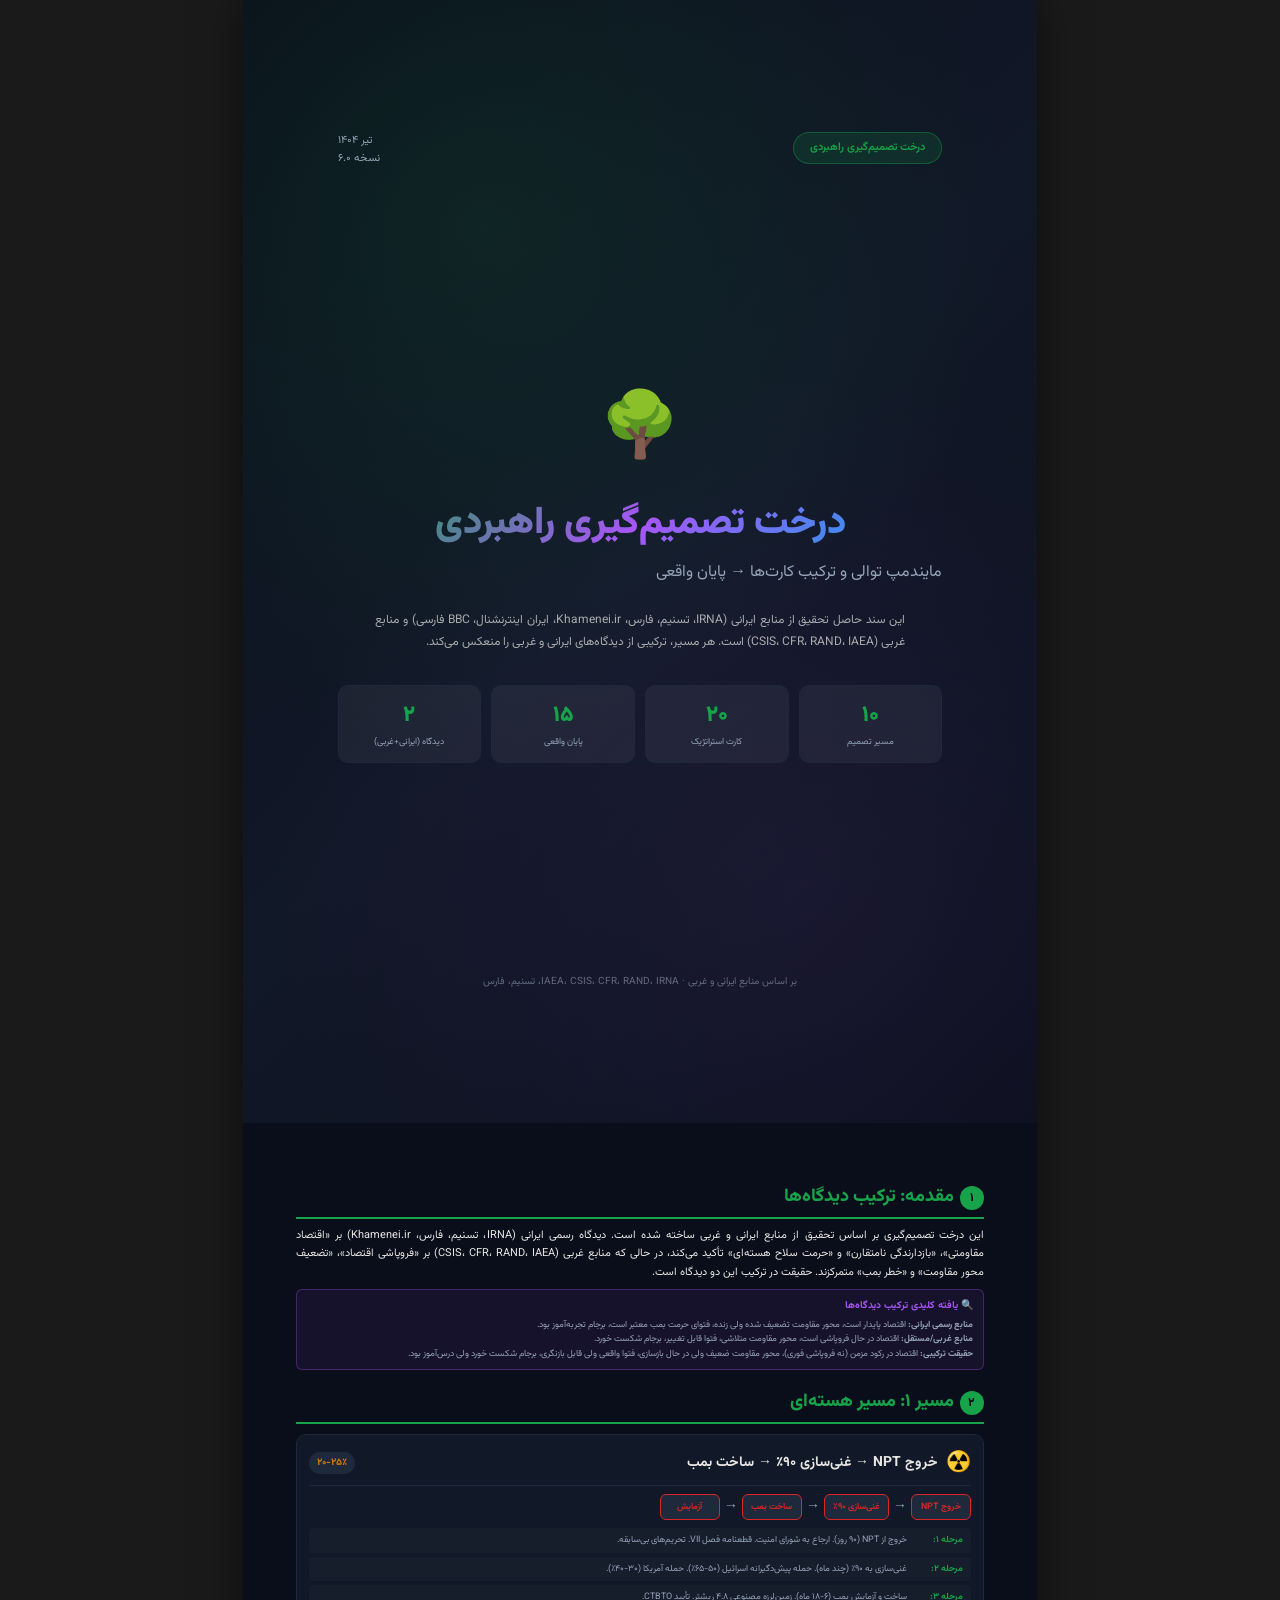
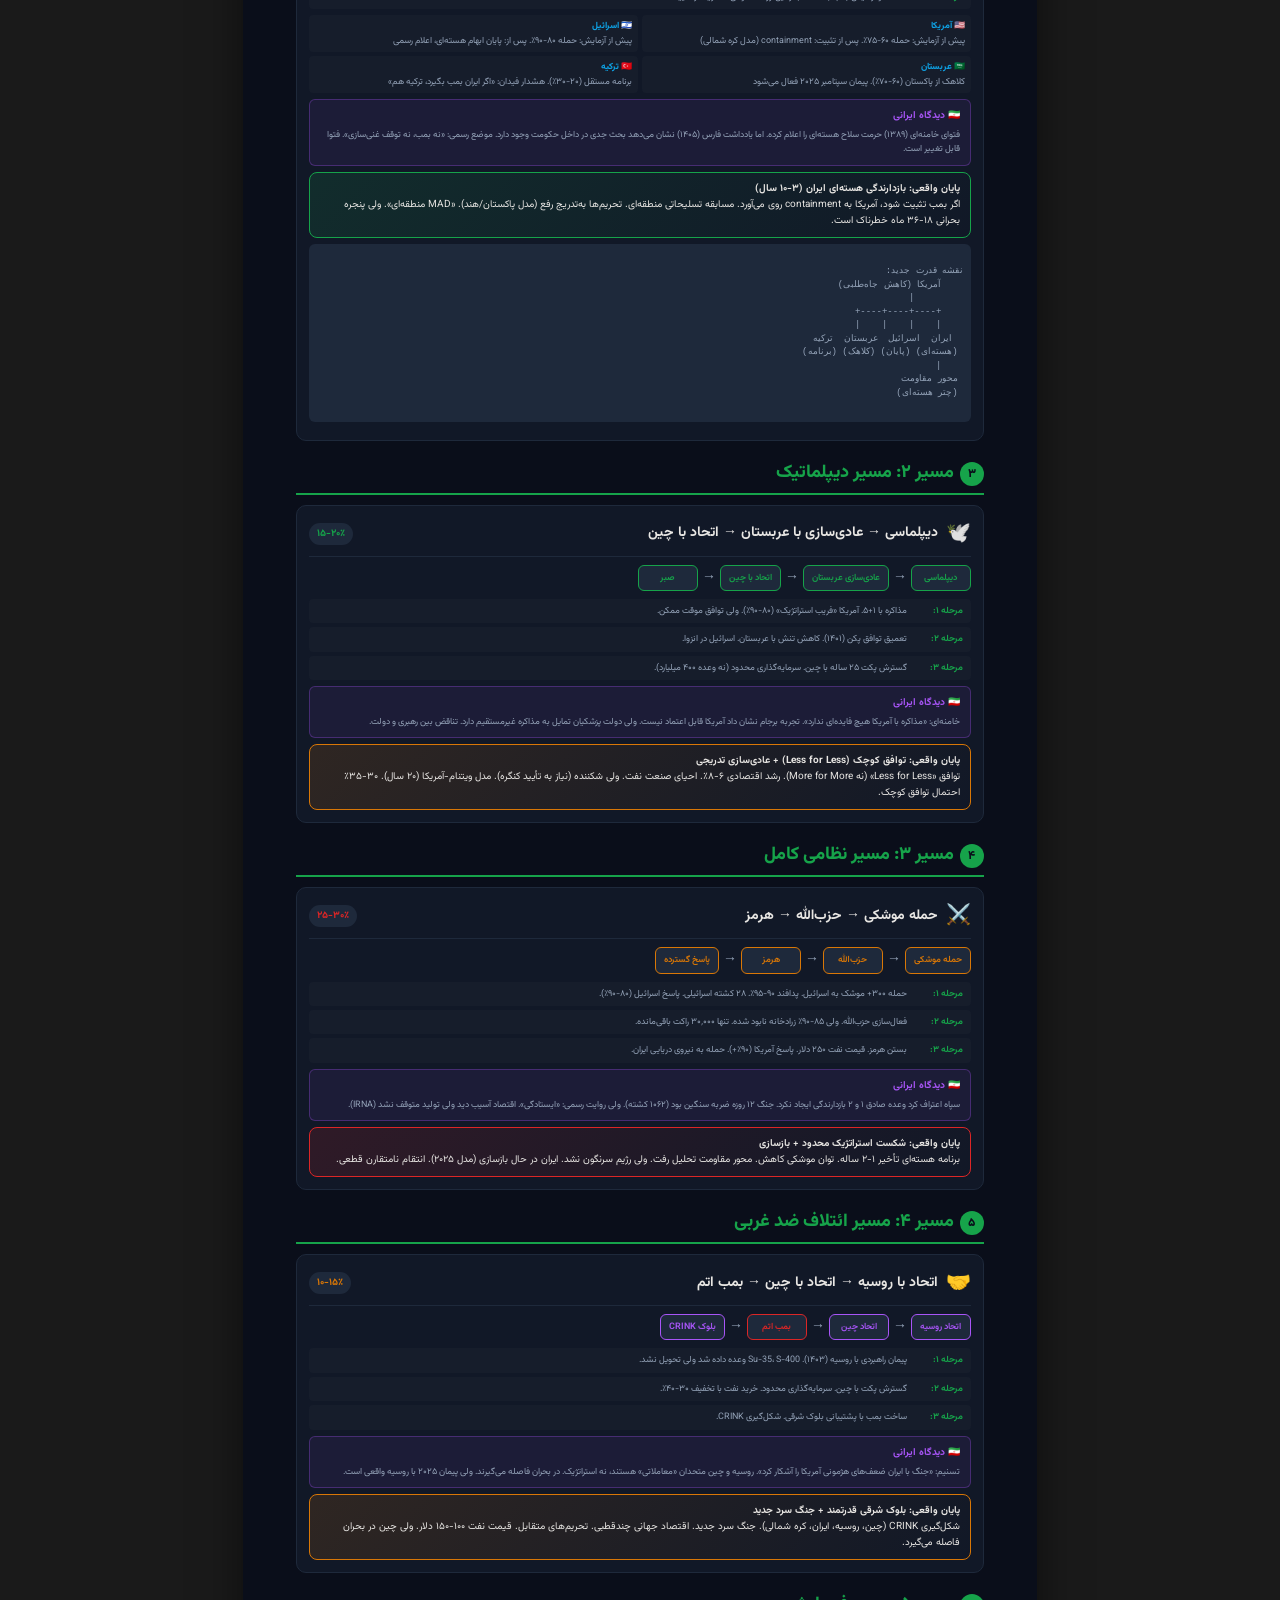
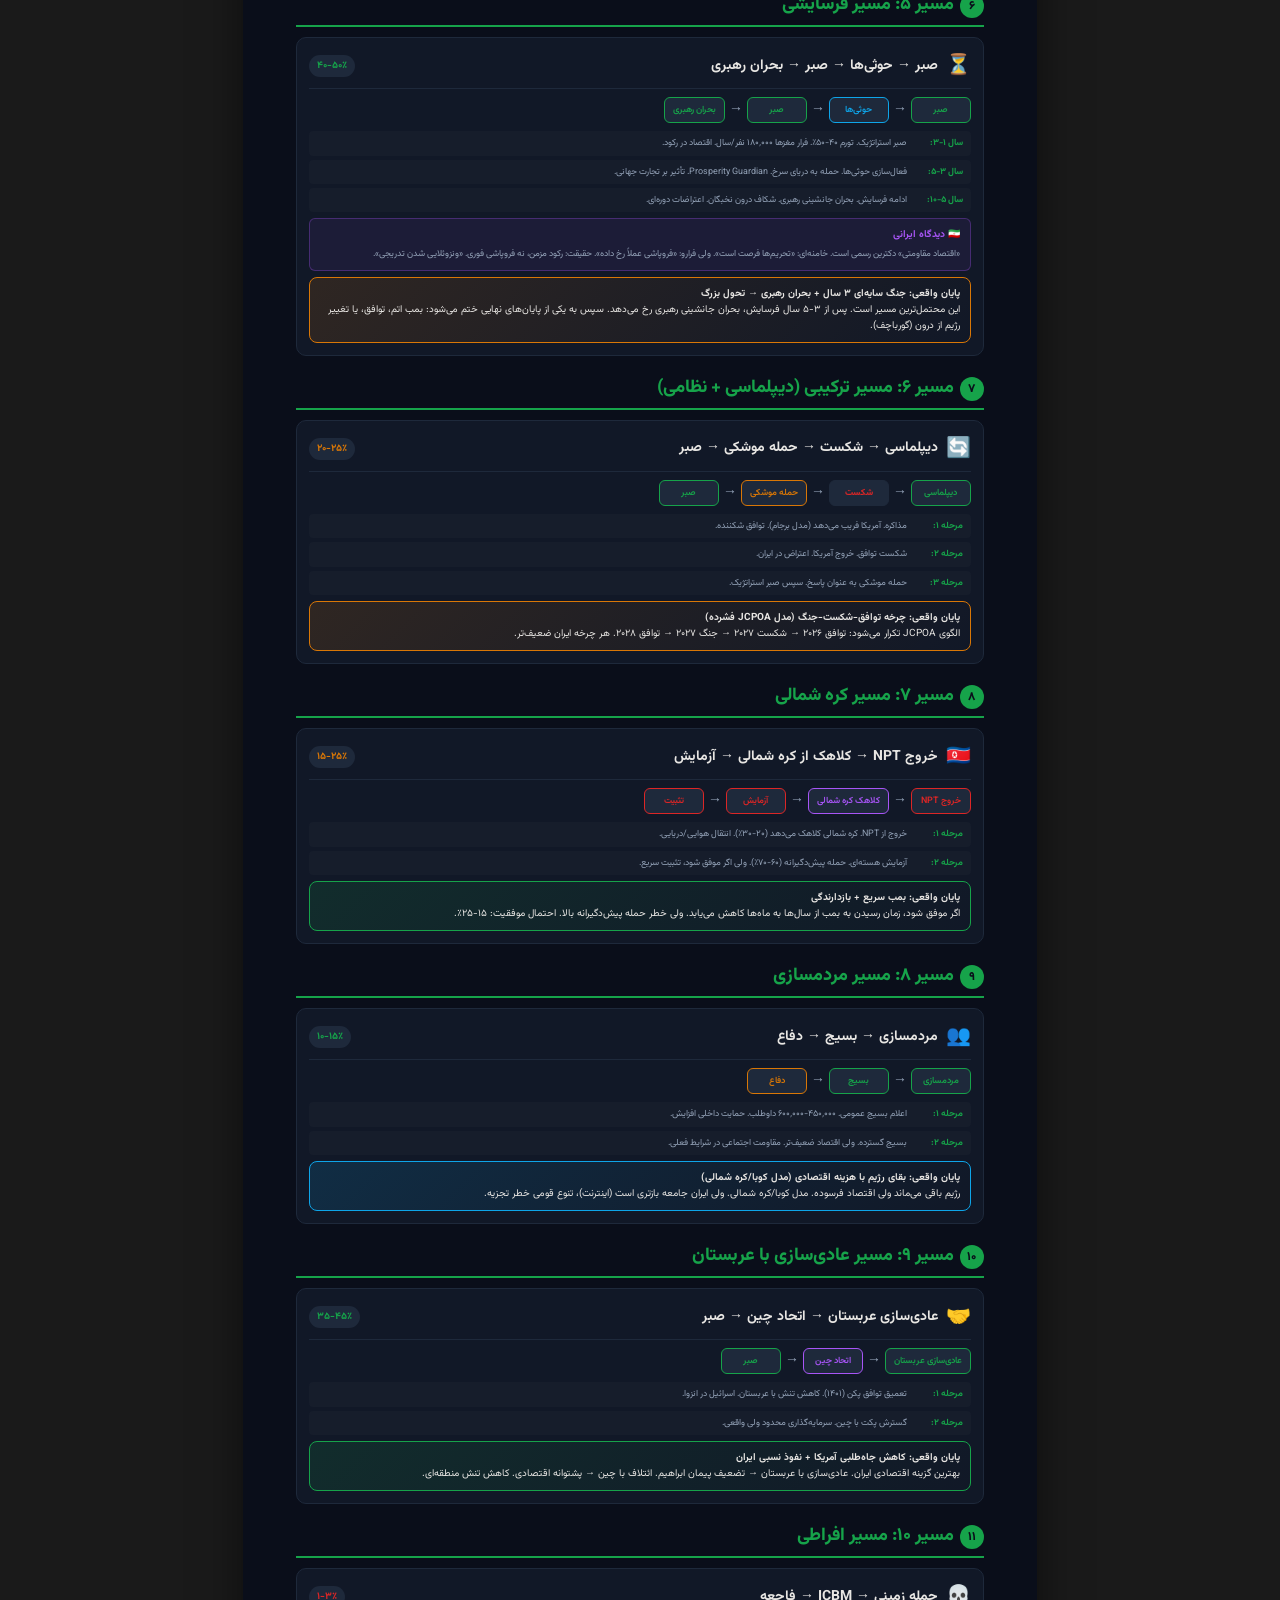
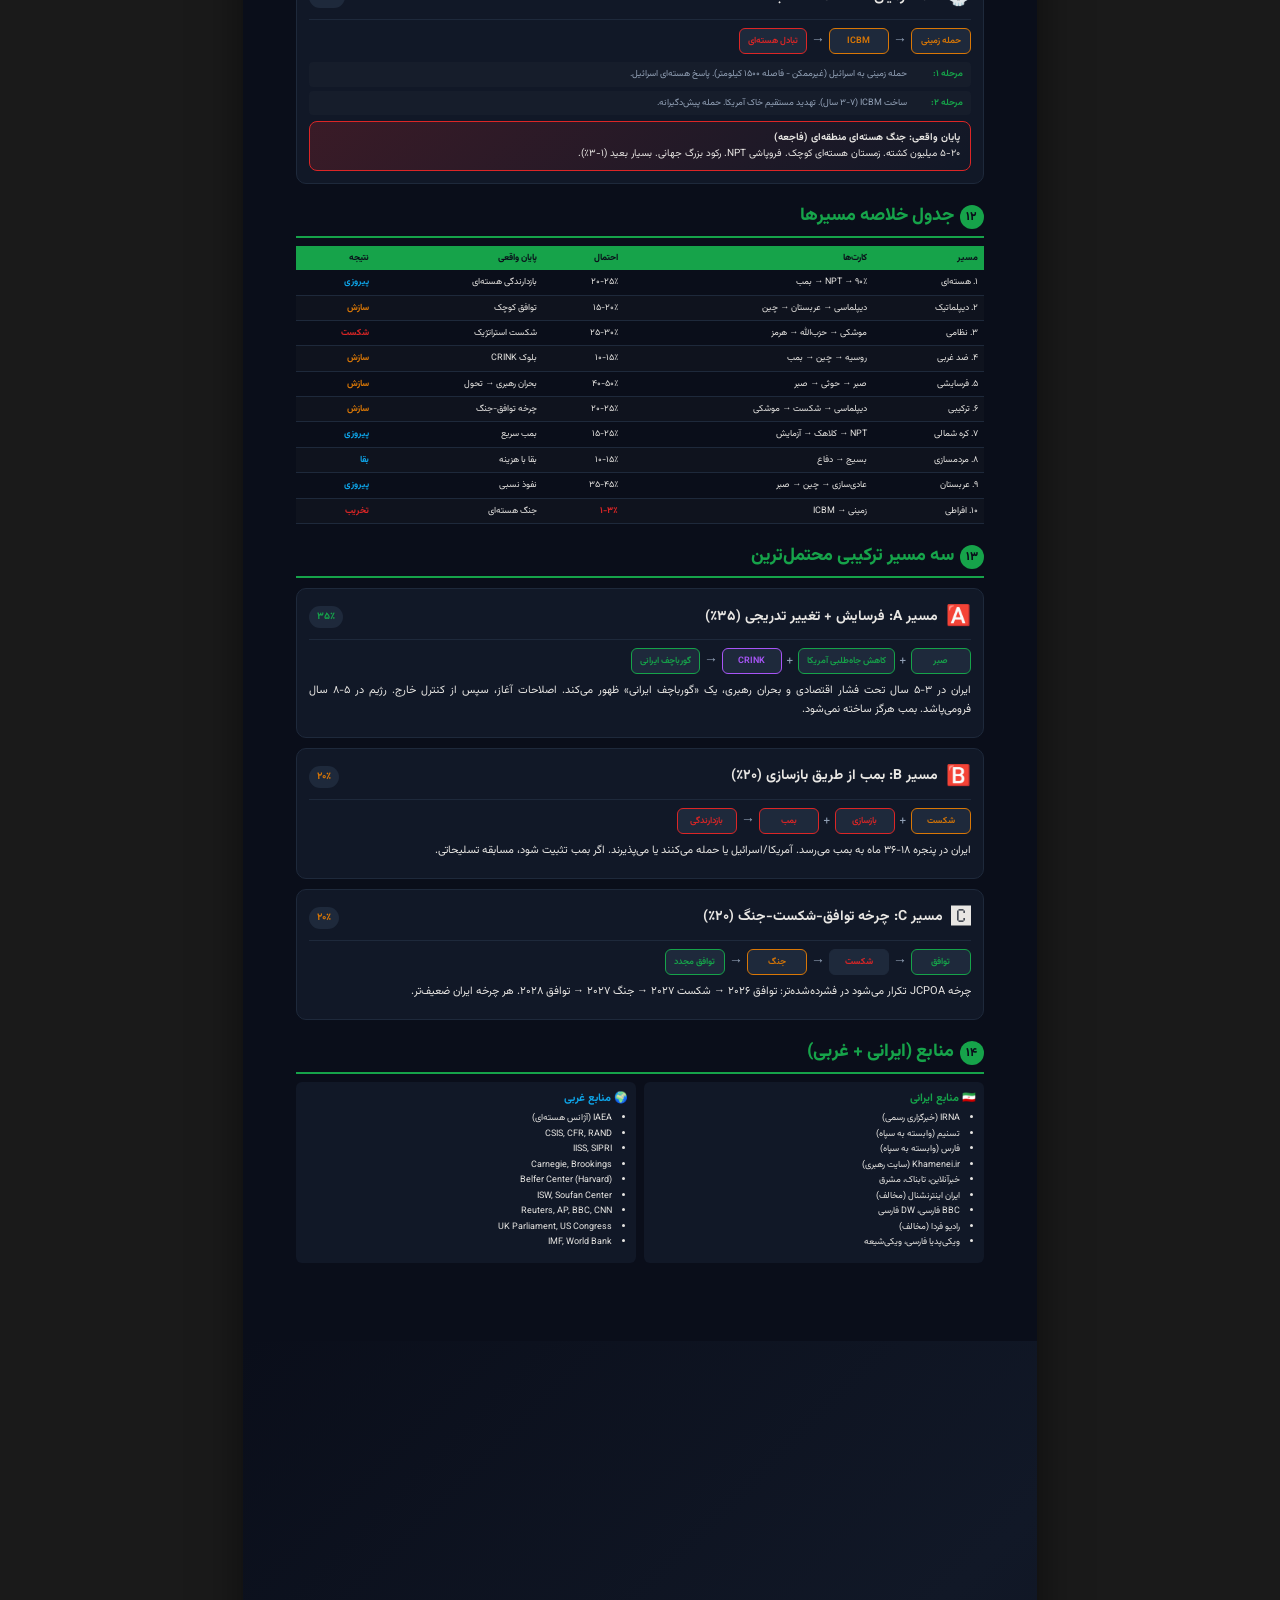
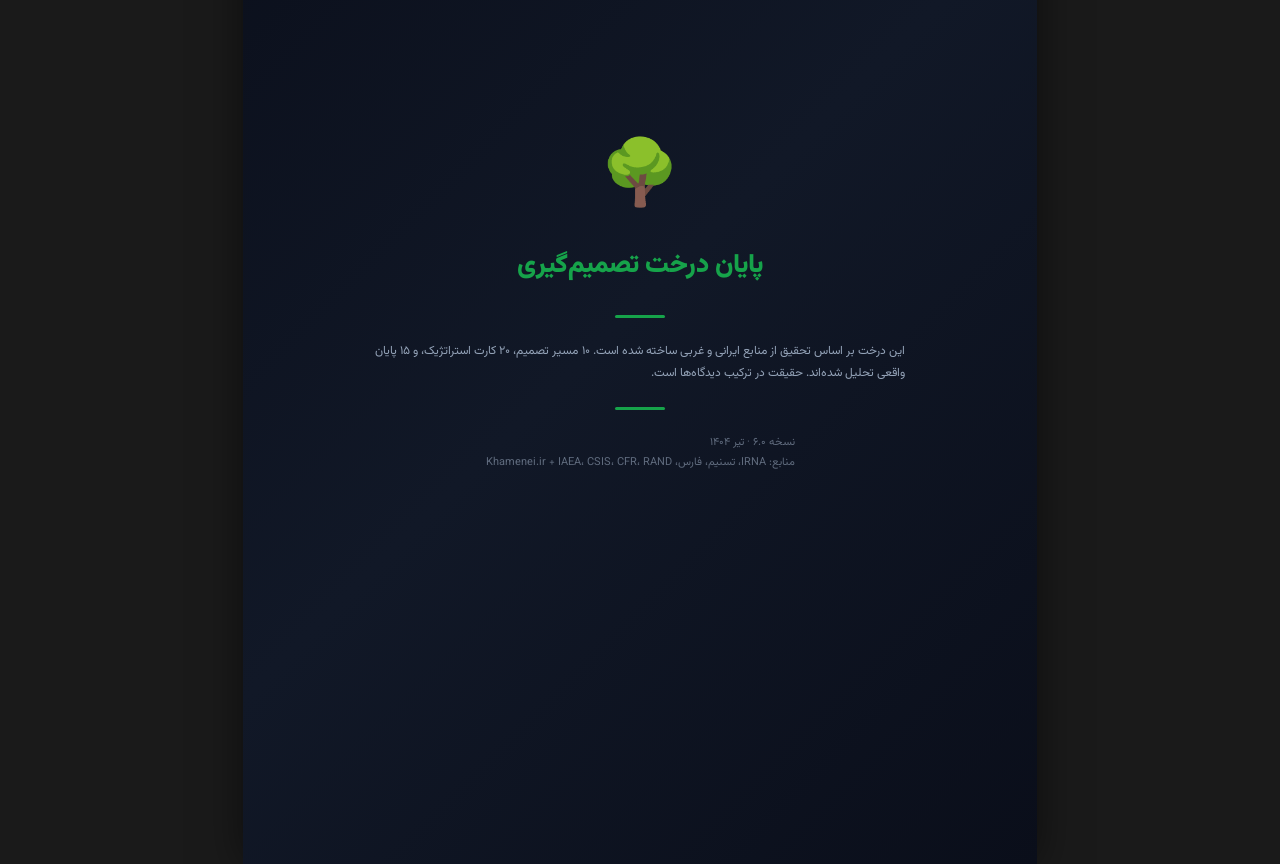
<file: scripts/decision_tree.html>
<!DOCTYPE html>
<html lang="fa" dir="rtl">
<head>
<meta charset="UTF-8">
<title>درخت تصمیم‌گیری راهبردی - بازی بزرگ خاورمیانه</title>
<link href="https://fonts.googleapis.com/css2?family=Vazirmatn:wght@300;400;500;600;700;800;900&display=swap" rel="stylesheet">
<style>
@page { size: A4; margin: 0; }
:root {
    --c-bg: #0a0e1a;
    --c-text: #e8e6e3;
    --c-accent: #16a34a;
    --c-danger: #dc2626;
    --c-warn: #d97706;
    --c-info: #0ea5e9;
    --c-purple: #a855f7;
    --c-muted: #94a3b8;
    --c-border: #1e293b;
    --c-card: #111827;
    --c-card-light: #1e293b;
}
* { box-sizing: border-box; }
html, body {
    margin: 0; padding: 0;
    background: var(--c-bg);
    color: var(--c-text);
    font-family: 'Vazirmatn', 'Noto Sans Arabic', sans-serif;
    font-size: 11px;
    line-height: 1.6;
}
@media screen {
    html { background: #1a1a1a; display: flex; justify-content: center; }
    body { width: 210mm; background: var(--c-bg); box-shadow: 0 0 40px rgba(0,0,0,0.5); }
}

/* COVER */
.cover {
    width: 210mm; height: 297mm;
    padding: 35mm 25mm;
    background: linear-gradient(135deg, #0a0e1a 0%, #111827 50%, #0a0e1a 100%);
    break-after: page;
    position: relative; overflow: hidden;
    display: flex; flex-direction: column; justify-content: space-between;
}
.cover::before {
    content: ''; position: absolute; top: 0; left: 0; width: 100%; height: 100%;
    background: radial-gradient(circle at 30% 20%, rgba(22, 163, 74, 0.12) 0%, transparent 50%),
                radial-gradient(circle at 70% 80%, rgba(168, 85, 247, 0.08) 0%, transparent 50%);
    pointer-events: none;
}
.cover-content { position: relative; z-index: 2; display: flex; flex-direction: column; height: 100%; }
.cover-header { display: flex; justify-content: space-between; align-items: flex-start; }
.cover-badge {
    background: rgba(22, 163, 74, 0.15); border: 1px solid rgba(22, 163, 74, 0.4);
    color: var(--c-accent); padding: 6px 16px; border-radius: 20px;
    font-size: 11px; font-weight: 600;
}
.cover-date { color: var(--c-muted); font-size: 11px; text-align: left; }
.cover-main { text-align: center; margin: auto 0; }
.cover-icon { font-size: 64px; margin-bottom: 20px; }
.cover-title {
    font-size: 38px; font-weight: 900; line-height: 1.2; margin: 0 0 12px;
    background: linear-gradient(135deg, #16a34a 0%, #a855f7 50%, #0ea5e9 100%);
    -webkit-background-clip: text; background-clip: text; -webkit-text-fill-color: transparent;
}
.cover-subtitle { font-size: 16px; color: var(--c-muted); margin: 0 0 24px; }
.cover-desc {
    font-size: 12px; color: var(--c-text); opacity: 0.7; line-height: 1.8;
    max-width: 140mm; margin: 0 auto;
}
.cover-stats { display: grid; grid-template-columns: repeat(4, 1fr); gap: 10px; margin: 32px auto 0; max-width: 160mm; }
.cover-stat {
    background: rgba(255,255,255,0.05); border: 1px solid var(--c-border);
    border-radius: 10px; padding: 12px; text-align: center;
}
.cover-stat-num { font-size: 22px; font-weight: 900; color: var(--c-accent); }
.cover-stat-label { font-size: 9px; color: var(--c-muted); margin-top: 2px; }
.cover-footer { text-align: center; color: var(--c-muted); font-size: 10px; opacity: 0.6; }

/* CONTENT */
.main-content { padding: 16mm 14mm; }
.section { margin-bottom: 18px; break-inside: avoid; }
.section-title {
    font-size: 18px; font-weight: 800; color: var(--c-accent);
    margin: 0 0 8px; padding-bottom: 5px; border-bottom: 2px solid var(--c-accent);
}
.section-num {
    display: inline-block; background: var(--c-accent); color: var(--c-bg);
    width: 24px; height: 24px; line-height: 24px; text-align: center;
    border-radius: 50%; font-size: 12px; margin-left: 6px;
}
.subsection-title {
    font-size: 14px; font-weight: 700; color: var(--c-text);
    margin: 12px 0 5px; padding-right: 8px; border-right: 3px solid var(--c-accent);
}
p { margin: 5px 0; text-align: justify; line-height: 1.7; }

/* DECISION TREE - Mind Map Style */
.tree-path {
    background: var(--c-card); border: 1px solid var(--c-border);
    border-radius: 10px; padding: 12px; margin: 10px 0; break-inside: avoid;
}
.path-header {
    display: flex; align-items: center; gap: 8px; margin-bottom: 8px;
    padding-bottom: 6px; border-bottom: 1px solid var(--c-border);
}
.path-icon { font-size: 20px; }
.path-title { font-size: 14px; font-weight: 700; flex: 1; }
.path-prob {
    background: var(--c-card-light); padding: 3px 8px; border-radius: 12px;
    font-size: 10px; font-weight: 700; color: var(--c-accent);
}
.path-prob.danger { color: var(--c-danger); }
.path-prob.warn { color: var(--c-warn); }

.path-flow {
    display: flex; align-items: center; gap: 4px; margin: 8px 0; flex-wrap: wrap;
}
.path-step {
    background: var(--c-card-light); border: 1px solid var(--c-border);
    border-radius: 6px; padding: 5px 8px; font-size: 9px; font-weight: 600;
    text-align: center; min-width: 60px;
}
.path-step.nuclear { border-color: var(--c-danger); color: var(--c-danger); }
.path-step.military { border-color: var(--c-warn); color: var(--c-warn); }
.path-step.diplomatic { border-color: var(--c-accent); color: var(--c-accent); }
.path-step.alliance { border-color: var(--c-purple); color: var(--c-purple); }
.path-step.asymmetric { border-color: var(--c-info); color: var(--c-info); }
.path-arrow { color: var(--c-muted); font-size: 14px; }

.path-result {
    background: linear-gradient(135deg, rgba(22, 163, 74, 0.1), rgba(14, 165, 233, 0.05));
    border: 1px solid var(--c-accent); border-radius: 8px; padding: 8px 10px;
    margin-top: 6px; font-size: 10px;
}
.path-result.victory { border-color: var(--c-accent); background: linear-gradient(135deg, rgba(22, 163, 74, 0.15), transparent); }
.path-result.defeat { border-color: var(--c-danger); background: linear-gradient(135deg, rgba(220, 38, 38, 0.15), transparent); }
.path-result.compromise { border-color: var(--c-warn); background: linear-gradient(135deg, rgba(217, 119, 6, 0.15), transparent); }
.path-result.survival { border-color: var(--c-info); background: linear-gradient(135deg, rgba(14, 165, 233, 0.15), transparent); }
.path-result.destruction { border-color: var(--c-danger); background: linear-gradient(135deg, rgba(220, 38, 38, 0.2), transparent); }

.path-stages { margin: 6px 0; }
.stage {
    display: flex; gap: 6px; margin: 4px 0; padding: 5px 8px;
    background: rgba(255,255,255,0.02); border-radius: 4px; font-size: 9px;
}
.stage-label { font-weight: 700; color: var(--c-accent); min-width: 50px; }
.stage-content { flex: 1; color: var(--c-muted); }

.path-actors {
    display: grid; grid-template-columns: repeat(2, 1fr); gap: 4px; margin: 6px 0;
}
.actor-response {
    background: rgba(255,255,255,0.02); border-radius: 4px; padding: 4px 6px; font-size: 9px;
}
.actor-name { font-weight: 700; color: var(--c-info); }
.actor-action { color: var(--c-muted); }

.power-map {
    background: var(--c-card-light); border-radius: 6px; padding: 8px; margin: 6px 0;
    font-size: 9px; font-family: monospace; line-height: 1.5; white-space: pre; color: var(--c-muted);
}

/* Sources perspective box */
.perspective-box {
    background: rgba(168, 85, 247, 0.08); border: 1px solid rgba(168, 85, 247, 0.3);
    border-radius: 6px; padding: 8px 10px; margin: 6px 0; break-inside: avoid;
}
.perspective-title { font-size: 10px; font-weight: 700; color: var(--c-purple); margin-bottom: 4px; }
.perspective-content { font-size: 9px; color: var(--c-muted); line-height: 1.6; }

table { width: 100%; border-collapse: collapse; margin: 6px 0; font-size: 9px; }
th { background: var(--c-accent); color: var(--c-bg); padding: 5px 6px; text-align: right; font-weight: 700; font-size: 9px; }
td { padding: 5px 6px; border-bottom: 1px solid var(--c-border); text-align: right; }
tr:nth-child(even) td { background: rgba(255,255,255,0.02); }
ul, ol { padding-right: 16px; margin: 5px 0; }
li { margin: 2px 0; line-height: 1.5; }
.highlight { background: rgba(22, 163, 74, 0.15); padding: 1px 4px; border-radius: 3px; font-weight: 600; }
.danger { color: var(--c-danger); font-weight: 700; }
.warn { color: var(--c-warn); font-weight: 700; }
.info { color: var(--c-info); font-weight: 700; }
.source { font-size: 8px; color: var(--c-muted); margin-top: 2px; opacity: 0.7; }

/* ENDING */
.ending {
    width: 210mm; height: 297mm; padding: 35mm 25mm;
    background: linear-gradient(135deg, #0a0e1a 0%, #111827 50%, #0a0e1a 100%);
    break-before: page; position: relative; overflow: hidden;
    display: flex; flex-direction: column; justify-content: center; align-items: center; text-align: center;
}
.ending-icon { font-size: 64px; margin-bottom: 16px; }
.ending-title { font-size: 26px; font-weight: 900; color: var(--c-accent); margin: 0 0 10px; }
.ending-text { font-size: 12px; color: var(--c-muted); max-width: 140mm; line-height: 1.8; }
.ending-divider { width: 50px; height: 3px; background: var(--c-accent); margin: 18px auto; border-radius: 2px; }
</style>
</head>
<body>

<!-- COVER -->
<div class="cover">
    <div class="cover-content">
        <div class="cover-header">
            <div class="cover-badge">درخت تصمیم‌گیری راهبردی</div>
            <div class="cover-date">تیر ۱۴۰۴<br>نسخه ۶.۰</div>
        </div>
        <div class="cover-main">
            <div class="cover-icon">🌳</div>
            <h1 class="cover-title">درخت تصمیم‌گیری راهبردی</h1>
            <p class="cover-subtitle">مایندمپ توالی و ترکیب کارت‌ها → پایان واقعی</p>
            <p class="cover-desc">
                این سند حاصل تحقیق از منابع ایرانی (IRNA، تسنیم، فارس، Khamenei.ir،
                ایران اینترنشنال، BBC فارسی) و منابع غربی (CSIS، CFR، RAND، IAEA) است.
                هر مسیر، ترکیبی از دیدگاه‌های ایرانی و غربی را منعکس می‌کند.
            </p>
            <div class="cover-stats">
                <div class="cover-stat"><div class="cover-stat-num">۱۰</div><div class="cover-stat-label">مسیر تصمیم</div></div>
                <div class="cover-stat"><div class="cover-stat-num">۲۰</div><div class="cover-stat-label">کارت استراتژیک</div></div>
                <div class="cover-stat"><div class="cover-stat-num">۱۵</div><div class="cover-stat-label">پایان واقعی</div></div>
                <div class="cover-stat"><div class="cover-stat-num">۲</div><div class="cover-stat-label">دیدگاه (ایرانی+غربی)</div></div>
            </div>
        </div>
        <div class="cover-footer">بر اساس منابع ایرانی و غربی · IAEA، CSIS، CFR، RAND، IRNA، تسنیم، فارس</div>
    </div>
</div>

<div class="main-content">

<!-- 1. INTRO -->
<div class="section">
    <h2 class="section-title"><span class="section-num">۱</span>مقدمه: ترکیب دیدگاه‌ها</h2>
    <p>این درخت تصمیم‌گیری بر اساس تحقیق از منابع ایرانی و غربی ساخته شده است. دیدگاه رسمی ایرانی (IRNA، تسنیم، فارس، Khamenei.ir) بر «اقتصاد مقاومتی»، «بازدارندگی نامتقارن» و «حرمت سلاح هسته‌ای» تأکید می‌کند، در حالی که منابع غربی (CSIS، CFR، RAND، IAEA) بر «فروپاشی اقتصاد»، «تضعیف محور مقاومت» و «خطر بمب» متمرکزند. حقیقت در ترکیب این دو دیدگاه است.</p>
    
    <div class="perspective-box">
        <div class="perspective-title">🔍 یافته کلیدی ترکیب دیدگاه‌ها</div>
        <div class="perspective-content">
            <strong>منابع رسمی ایرانی:</strong> اقتصاد پایدار است، محور مقاومت تضعیف شده ولی زنده، فتوای حرمت بمب معتبر است، برجام تجربه‌آموز بود.<br>
            <strong>منابع غربی/مستقل:</strong> اقتصاد در حال فروپاشی است، محور مقاومت متلاشی، فتوا قابل تغییر، برجام شکست خورد.<br>
            <strong>حقیقت ترکیبی:</strong> اقتصاد در رکود مزمن (نه فروپاشی فوری)، محور مقاومت ضعیف ولی در حال بازسازی، فتوا واقعی ولی قابل بازنگری، برجام شکست خورد ولی درس‌آموز بود.
        </div>
    </div>
</div>

<!-- 2. PATH 1: NUCLEAR -->
<div class="section">
    <h2 class="section-title"><span class="section-num">۲</span>مسیر ۱: مسیر هسته‌ای</h2>
    
    <div class="tree-path">
        <div class="path-header">
            <div class="path-icon">☢️</div>
            <div class="path-title">خروج NPT → غنی‌سازی ۹۰٪ → ساخت بمب</div>
            <div class="path-prob warn">۲۰-۲۵٪</div>
        </div>
        
        <div class="path-flow">
            <div class="path-step nuclear">خروج NPT</div>
            <div class="path-arrow">→</div>
            <div class="path-step nuclear">غنی‌سازی ۹۰٪</div>
            <div class="path-arrow">→</div>
            <div class="path-step nuclear">ساخت بمب</div>
            <div class="path-arrow">→</div>
            <div class="path-step nuclear">آزمایش</div>
        </div>
        
        <div class="path-stages">
            <div class="stage">
                <div class="stage-label">مرحله ۱:</div>
                <div class="stage-content">خروج از NPT (۹۰ روز). ارجاع به شورای امنیت. قطعنامه فصل VII. تحریم‌های بی‌سابقه.</div>
            </div>
            <div class="stage">
                <div class="stage-label">مرحله ۲:</div>
                <div class="stage-content">غنی‌سازی به ۹۰٪ (چند ماه). حمله پیش‌دگیرانه اسرائیل (۵۰-۶۵٪). حمله آمریکا (۳۰-۴۰٪).</div>
            </div>
            <div class="stage">
                <div class="stage-label">مرحله ۳:</div>
                <div class="stage-content">ساخت و آزمایش بمب (۶-۱۸ ماه). زمین‌لرزه مصنوعی ۴.۸ ریشتر. تأیید CTBTO.</div>
            </div>
        </div>
        
        <div class="path-actors">
            <div class="actor-response">
                <div class="actor-name">🇺🇸 آمریکا</div>
                <div class="actor-action">پیش از آزمایش: حمله ۶۰-۷۵٪. پس از تثبیت: containment (مدل کره شمالی)</div>
            </div>
            <div class="actor-response">
                <div class="actor-name">🇮🇱 اسرائیل</div>
                <div class="actor-action">پیش از آزمایش: حمله ۸۰-۹۰٪. پس از: پایان ابهام هسته‌ای، اعلام رسمی</div>
            </div>
            <div class="actor-response">
                <div class="actor-name">🇸🇦 عربستان</div>
                <div class="actor-action">کلاهک از پاکستان (۶۰-۷۰٪). پیمان سپتامبر ۲۰۲۵ فعال می‌شود</div>
            </div>
            <div class="actor-response">
                <div class="actor-name">🇹🇷 ترکیه</div>
                <div class="actor-action">برنامه مستقل (۲۰-۳۰٪). هشدار فیدان: «اگر ایران بمب بگیرد، ترکیه هم»</div>
            </div>
        </div>
        
        <div class="perspective-box">
            <div class="perspective-title">🇮🇷 دیدگاه ایرانی</div>
            <div class="perspective-content">
                فتوای خامنه‌ای (۱۳۸۹) حرمت سلاح هسته‌ای را اعلام کرده. اما یادداشت فارس (۱۴۰۵) نشان می‌دهد بحث جدی در داخل حکومت وجود دارد. موضع رسمی: «نه بمب، نه توقف غنی‌سازی». فتوا قابل تغییر است.
            </div>
        </div>
        
        <div class="path-result victory">
            <strong>پایان واقعی: بازدارندگی هسته‌ای ایران (۳-۱۰ سال)</strong><br>
            اگر بمب تثبیت شود، آمریکا به containment روی می‌آورد. مسابقه تسلیحاتی منطقه‌ای. تحریم‌ها به‌تدریج رفع (مدل پاکستان/هند). «MAD منطقه‌ای». ولی پنجره بحرانی ۱۸-۳۶ ماه خطرناک است.
        </div>
        
        <div class="power-map">
نقشه قدرت جدید:
    آمریکا (کاهش جاه‌طلبی)
         |
    +----+----+----+
    |    |    |    |
  ایران  اسرائیل  عربستان  ترکیه
 (هسته‌ای) (پایان) (کلاهک) (برنامه)
    |
 محور مقاومت
 (چتر هسته‌ای)
        </div>
    </div>
</div>

<!-- 3. PATH 2: DIPLOMATIC -->
<div class="section">
    <h2 class="section-title"><span class="section-num">۳</span>مسیر ۲: مسیر دیپلماتیک</h2>
    
    <div class="tree-path">
        <div class="path-header">
            <div class="path-icon">🕊️</div>
            <div class="path-title">دیپلماسی → عادی‌سازی با عربستان → اتحاد با چین</div>
            <div class="path-prob">۱۵-۲۰٪</div>
        </div>
        
        <div class="path-flow">
            <div class="path-step diplomatic">دیپلماسی</div>
            <div class="path-arrow">→</div>
            <div class="path-step diplomatic">عادی‌سازی عربستان</div>
            <div class="path-arrow">→</div>
            <div class="path-step diplomatic">اتحاد با چین</div>
            <div class="path-arrow">→</div>
            <div class="path-step diplomatic">صبر</div>
        </div>
        
        <div class="path-stages">
            <div class="stage">
                <div class="stage-label">مرحله ۱:</div>
                <div class="stage-content">مذاکره با ۱+۵. آمریکا «فریب استراتژیک» (۸۰-۹۰٪). ولی توافق موقت ممکن.</div>
            </div>
            <div class="stage">
                <div class="stage-label">مرحله ۲:</div>
                <div class="stage-content">تعمیق توافق پکن (۱۴۰۱). کاهش تنش با عربستان. اسرائیل در انزوا.</div>
            </div>
            <div class="stage">
                <div class="stage-label">مرحله ۳:</div>
                <div class="stage-content">گسترش پکت ۲۵ ساله با چین. سرمایه‌گذاری محدود (نه وعده ۴۰۰ میلیارد).</div>
            </div>
        </div>
        
        <div class="perspective-box">
            <div class="perspective-title">🇮🇷 دیدگاه ایرانی</div>
            <div class="perspective-content">
                خامنه‌ای: «مذاکره با آمریکا هیچ فایده‌ای ندارد». تجربه برجام نشان داد آمریکا قابل اعتماد نیست. ولی دولت پزشکیان تمایل به مذاکره غیرمستقیم دارد. تناقض بین رهبری و دولت.
            </div>
        </div>
        
        <div class="path-result compromise">
            <strong>پایان واقعی: توافق کوچک (Less for Less) + عادی‌سازی تدریجی</strong><br>
            توافق «Less for Less» (نه More for More). رشد اقتصادی ۶-۸٪. احیای صنعت نفت. ولی شکننده (نیاز به تأیید کنگره). مدل ویتنام-آمریکا (۲۰ سال). ۳۰-۳۵٪ احتمال توافق کوچک.
        </div>
    </div>
</div>

<!-- 4. PATH 3: MILITARY -->
<div class="section">
    <h2 class="section-title"><span class="section-num">۴</span>مسیر ۳: مسیر نظامی کامل</h2>
    
    <div class="tree-path">
        <div class="path-header">
            <div class="path-icon">⚔️</div>
            <div class="path-title">حمله موشکی → حزب‌الله → هرمز</div>
            <div class="path-prob danger">۲۵-۳۰٪</div>
        </div>
        
        <div class="path-flow">
            <div class="path-step military">حمله موشکی</div>
            <div class="path-arrow">→</div>
            <div class="path-step military">حزب‌الله</div>
            <div class="path-arrow">→</div>
            <div class="path-step military">هرمز</div>
            <div class="path-arrow">→</div>
            <div class="path-step military">پاسخ گسترده</div>
        </div>
        
        <div class="path-stages">
            <div class="stage">
                <div class="stage-label">مرحله ۱:</div>
                <div class="stage-content">حمله ۳۰۰+ موشک به اسرائیل. پدافند ۹۰-۹۵٪. ۲۸ کشته اسرائیلی. پاسخ اسرائیل (۸۰-۹۰٪).</div>
            </div>
            <div class="stage">
                <div class="stage-label">مرحله ۲:</div>
                <div class="stage-content">فعال‌سازی حزب‌الله. ولی ۸۵-۹۰٪ زرادخانه نابود شده. تنها ۳۰٬۰۰۰ راکت باقی‌مانده.</div>
            </div>
            <div class="stage">
                <div class="stage-label">مرحله ۳:</div>
                <div class="stage-content">بستن هرمز. قیمت نفت ۲۵۰ دلار. پاسخ آمریکا (۹۰٪+). حمله به نیروی دریایی ایران.</div>
            </div>
        </div>
        
        <div class="perspective-box">
            <div class="perspective-title">🇮🇷 دیدگاه ایرانی</div>
            <div class="perspective-content">
                سپاه اعتراف کرد وعده صادق ۱ و ۲ بازدارندگی ایجاد نکرد. جنگ ۱۲ روزه ضربه سنگین بود (۱۰۶۲ کشته). ولی روایت رسمی: «ایستادگی». اقتصاد آسیب دید ولی تولید متوقف نشد (IRNA).
            </div>
        </div>
        
        <div class="path-result defeat">
            <strong>پایان واقعی: شکست استراتژیک محدود + بازسازی</strong><br>
            برنامه هسته‌ای تأخیر ۱-۲ ساله. توان موشکی کاهش. محور مقاومت تحلیل رفت. ولی رژیم سرنگون نشد. ایران در حال بازسازی (مدل ۲۰۲۵). انتقام نامتقارن قطعی.
        </div>
    </div>
</div>

<!-- 5. PATH 4: ANTI-WESTERN ALLIANCE -->
<div class="section">
    <h2 class="section-title"><span class="section-num">۵</span>مسیر ۴: مسیر ائتلاف ضد غربی</h2>
    
    <div class="tree-path">
        <div class="path-header">
            <div class="path-icon">🤝</div>
            <div class="path-title">اتحاد با روسیه → اتحاد با چین → بمب اتم</div>
            <div class="path-prob warn">۱۰-۱۵٪</div>
        </div>
        
        <div class="path-flow">
            <div class="path-step alliance">اتحاد روسیه</div>
            <div class="path-arrow">→</div>
            <div class="path-step alliance">اتحاد چین</div>
            <div class="path-arrow">→</div>
            <div class="path-step nuclear">بمب اتم</div>
            <div class="path-arrow">→</div>
            <div class="path-step alliance">بلوک CRINK</div>
        </div>
        
        <div class="path-stages">
            <div class="stage">
                <div class="stage-label">مرحله ۱:</div>
                <div class="stage-content">پیمان راهبردی با روسیه (۱۴۰۳). Su-35، S-400 وعده داده شد ولی تحویل نشد.</div>
            </div>
            <div class="stage">
                <div class="stage-label">مرحله ۲:</div>
                <div class="stage-content">گسترش پکت با چین. سرمایه‌گذاری محدود. خرید نفت با تخفیف ۳۰-۴۰٪.</div>
            </div>
            <div class="stage">
                <div class="stage-label">مرحله ۳:</div>
                <div class="stage-content">ساخت بمب با پشتیبانی بلوک شرقی. شکل‌گیری CRINK.</div>
            </div>
        </div>
        
        <div class="perspective-box">
            <div class="perspective-title">🇮🇷 دیدگاه ایرانی</div>
            <div class="perspective-content">
                تسنیم: «جنگ با ایران ضعف‌های هژمونی آمریکا را آشکار کرد». روسیه و چین متحدان «معاملاتی» هستند، نه استراتژیک. در بحران فاصله می‌گیرند. ولی پیمان ۲۰۲۵ با روسیه واقعی است.
            </div>
        </div>
        
        <div class="path-result compromise">
            <strong>پایان واقعی: بلوک شرقی قدرتمند + جنگ سرد جدید</strong><br>
            شکل‌گیری CRINK (چین، روسیه، ایران، کره شمالی). جنگ سرد جدید. اقتصاد جهانی چندقطبی. تحریم‌های متقابل. قیمت نفت ۱۰۰-۱۵۰ دلار. ولی چین در بحران فاصله می‌گیرد.
        </div>
    </div>
</div>

<!-- 6. PATH 5: ATTRITION -->
<div class="section">
    <h2 class="section-title"><span class="section-num">۶</span>مسیر ۵: مسیر فرسایشی</h2>
    
    <div class="tree-path">
        <div class="path-header">
            <div class="path-icon">⏳</div>
            <div class="path-title">صبر → حوثی‌ها → صبر → بحران رهبری</div>
            <div class="path-prob">۴۰-۵۰٪</div>
        </div>
        
        <div class="path-flow">
            <div class="path-step diplomatic">صبر</div>
            <div class="path-arrow">→</div>
            <div class="path-step asymmetric">حوثی‌ها</div>
            <div class="path-arrow">→</div>
            <div class="path-step diplomatic">صبر</div>
            <div class="path-arrow">→</div>
            <div class="path-step diplomatic">بحران رهبری</div>
        </div>
        
        <div class="path-stages">
            <div class="stage">
                <div class="stage-label">سال ۱-۳:</div>
                <div class="stage-content">صبر استراتژیک. تورم ۴۰-۵۰٪. فرار مغزها ۱۸۰٬۰۰۰ نفر/سال. اقتصاد در رکود.</div>
            </div>
            <div class="stage">
                <div class="stage-label">سال ۳-۵:</div>
                <div class="stage-content">فعال‌سازی حوثی‌ها. حمله به دریای سرخ. Prosperity Guardian. تأثیر بر تجارت جهانی.</div>
            </div>
            <div class="stage">
                <div class="stage-label">سال ۵-۱۰:</div>
                <div class="stage-content">ادامه فرسایش. بحران جانشینی رهبری. شکاف درون نخبگان. اعتراضات دوره‌ای.</div>
            </div>
        </div>
        
        <div class="perspective-box">
            <div class="perspective-title">🇮🇷 دیدگاه ایرانی</div>
            <div class="perspective-content">
                «اقتصاد مقاومتی» دکترین رسمی است. خامنه‌ای: «تحریم‌ها فرصت است». ولی فرارو: «فروپاشی عملاً رخ داده». حقیقت: رکود مزمن، نه فروپاشی فوری. «ونزوئلایی شدن تدریجی».
            </div>
        </div>
        
        <div class="path-result compromise">
            <strong>پایان واقعی: جنگ سایه‌ای ۳ سال + بحران رهبری → تحول بزرگ</strong><br>
            این محتمل‌ترین مسیر است. پس از ۳-۵ سال فرسایش، بحران جانشینی رهبری رخ می‌دهد. سپس به یکی از پایان‌های نهایی ختم می‌شود: بمب اتم، توافق، یا تغییر رژیم از درون (گورباچف).
        </div>
    </div>
</div>

<!-- 7. PATH 6: MIXED -->
<div class="section">
    <h2 class="section-title"><span class="section-num">۷</span>مسیر ۶: مسیر ترکیبی (دیپلماسی + نظامی)</h2>
    
    <div class="tree-path">
        <div class="path-header">
            <div class="path-icon">🔄</div>
            <div class="path-title">دیپلماسی → شکست → حمله موشکی → صبر</div>
            <div class="path-prob warn">۲۰-۲۵٪</div>
        </div>
        
        <div class="path-flow">
            <div class="path-step diplomatic">دیپلماسی</div>
            <div class="path-arrow">→</div>
            <div class="path-step danger">شکست</div>
            <div class="path-arrow">→</div>
            <div class="path-step military">حمله موشکی</div>
            <div class="path-arrow">→</div>
            <div class="path-step diplomatic">صبر</div>
        </div>
        
        <div class="path-stages">
            <div class="stage">
                <div class="stage-label">مرحله ۱:</div>
                <div class="stage-content">مذاکره. آمریکا فریب می‌دهد (مدل برجام). توافق شکننده.</div>
            </div>
            <div class="stage">
                <div class="stage-label">مرحله ۲:</div>
                <div class="stage-content">شکست توافق. خروج آمریکا. اعتراض در ایران.</div>
            </div>
            <div class="stage">
                <div class="stage-label">مرحله ۳:</div>
                <div class="stage-content">حمله موشکی به عنوان پاسخ. سپس صبر استراتژیک.</div>
            </div>
        </div>
        
        <div class="path-result compromise">
            <strong>پایان واقعی: چرخه توافق-شکست-جنگ (مدل JCPOA فشرده)</strong><br>
            الگوی JCPOA تکرار می‌شود: توافق ۲۰۲۶ → شکست ۲۰۲۷ → جنگ ۲۰۲۷ → توافق ۲۰۲۸. هر چرخه ایران ضعیف‌تر.
        </div>
    </div>
</div>

<!-- 8. PATH 7: NORTH KOREA MODEL -->
<div class="section">
    <h2 class="section-title"><span class="section-num">۸</span>مسیر ۷: مسیر کره شمالی</h2>
    
    <div class="tree-path">
        <div class="path-header">
            <div class="path-icon">🇰🇵</div>
            <div class="path-title">خروج NPT → کلاهک از کره شمالی → آزمایش</div>
            <div class="path-prob warn">۱۵-۲۵٪</div>
        </div>
        
        <div class="path-flow">
            <div class="path-step nuclear">خروج NPT</div>
            <div class="path-arrow">→</div>
            <div class="path-step alliance">کلاهک کره شمالی</div>
            <div class="path-arrow">→</div>
            <div class="path-step nuclear">آزمایش</div>
            <div class="path-arrow">→</div>
            <div class="path-step nuclear">تثبیت</div>
        </div>
        
        <div class="path-stages">
            <div class="stage">
                <div class="stage-label">مرحله ۱:</div>
                <div class="stage-content">خروج از NPT. کره شمالی کلاهک می‌دهد (۲۰-۳۰٪). انتقال هوایی/دریایی.</div>
            </div>
            <div class="stage">
                <div class="stage-label">مرحله ۲:</div>
                <div class="stage-content">آزمایش هسته‌ای. حمله پیش‌دگیرانه (۶۰-۷۰٪). ولی اگر موفق شود، تثبیت سریع.</div>
            </div>
        </div>
        
        <div class="path-result victory">
            <strong>پایان واقعی: بمب سریع + بازدارندگی</strong><br>
            اگر موفق شود، زمان رسیدن به بمب از سال‌ها به ماه‌ها کاهش می‌یابد. ولی خطر حمله پیش‌دگیرانه بالا. احتمال موفقیت: ۱۵-۲۵٪.
        </div>
    </div>
</div>

<!-- 9. PATH 8: MOBILIZATION -->
<div class="section">
    <h2 class="section-title"><span class="section-num">۹</span>مسیر ۸: مسیر مردمسازی</h2>
    
    <div class="tree-path">
        <div class="path-header">
            <div class="path-icon">👥</div>
            <div class="path-title">مردمسازی → بسیج → دفاع</div>
            <div class="path-prob">۱۰-۱۵٪</div>
        </div>
        
        <div class="path-flow">
            <div class="path-step diplomatic">مردمسازی</div>
            <div class="path-arrow">→</div>
            <div class="path-step diplomatic">بسیج</div>
            <div class="path-arrow">→</div>
            <div class="path-step military">دفاع</div>
        </div>
        
        <div class="path-stages">
            <div class="stage">
                <div class="stage-label">مرحله ۱:</div>
                <div class="stage-content">اعلام بسیج عمومی. ۴۵۰٬۰۰۰-۶۰۰٬۰۰۰ داوطلب. حمایت داخلی افزایش.</div>
            </div>
            <div class="stage">
                <div class="stage-label">مرحله ۲:</div>
                <div class="stage-content">بسیج گسترده. ولی اقتصاد ضعیف‌تر. مقاومت اجتماعی در شرایط فعلی.</div>
            </div>
        </div>
        
        <div class="path-result survival">
            <strong>پایان واقعی: بقای رژیم با هزینه اقتصادی (مدل کوبا/کره شمالی)</strong><br>
            رژیم باقی می‌ماند ولی اقتصاد فرسوده. مدل کوبا/کره شمالی. ولی ایران جامعه بازتری است (اینترنت)، تنوع قومی خطر تجزیه.
        </div>
    </div>
</div>

<!-- 10. PATH 9: SAUDI NORMALIZATION -->
<div class="section">
    <h2 class="section-title"><span class="section-num">۱۰</span>مسیر ۹: مسیر عادی‌سازی با عربستان</h2>
    
    <div class="tree-path">
        <div class="path-header">
            <div class="path-icon">🤝</div>
            <div class="path-title">عادی‌سازی عربستان → اتحاد چین → صبر</div>
            <div class="path-prob">۳۵-۴۵٪</div>
        </div>
        
        <div class="path-flow">
            <div class="path-step diplomatic">عادی‌سازی عربستان</div>
            <div class="path-arrow">→</div>
            <div class="path-step alliance">اتحاد چین</div>
            <div class="path-arrow">→</div>
            <div class="path-step diplomatic">صبر</div>
        </div>
        
        <div class="path-stages">
            <div class="stage">
                <div class="stage-label">مرحله ۱:</div>
                <div class="stage-content">تعمیق توافق پکن (۱۴۰۱). کاهش تنش با عربستان. اسرائیل در انزوا.</div>
            </div>
            <div class="stage">
                <div class="stage-label">مرحله ۲:</div>
                <div class="stage-content">گسترش پکت با چین. سرمایه‌گذاری محدود ولی واقعی.</div>
            </div>
        </div>
        
        <div class="path-result victory">
            <strong>پایان واقعی: کاهش جاه‌طلبی آمریکا + نفوذ نسبی ایران</strong><br>
            بهترین گزینه اقتصادی ایران. عادی‌سازی با عربستان → تضعیف پیمان ابراهیم. ائتلاف با چین → پشتوانه اقتصادی. کاهش تنش منطقه‌ای.
        </div>
    </div>
</div>

<!-- 11. PATH 10: EXTREME -->
<div class="section">
    <h2 class="section-title"><span class="section-num">۱۱</span>مسیر ۱۰: مسیر افراطی</h2>
    
    <div class="tree-path">
        <div class="path-header">
            <div class="path-icon">💀</div>
            <div class="path-title">حمله زمینی → ICBM → فاجعه</div>
            <div class="path-prob danger">۱-۳٪</div>
        </div>
        
        <div class="path-flow">
            <div class="path-step military">حمله زمینی</div>
            <div class="path-arrow">→</div>
            <div class="path-step military">ICBM</div>
            <div class="path-arrow">→</div>
            <div class="path-step nuclear">تبادل هسته‌ای</div>
        </div>
        
        <div class="path-stages">
            <div class="stage">
                <div class="stage-label">مرحله ۱:</div>
                <div class="stage-content">حمله زمینی به اسرائیل (غیرممکن - فاصله ۱۵۰۰ کیلومتر). پاسخ هسته‌ای اسرائیل.</div>
            </div>
            <div class="stage">
                <div class="stage-label">مرحله ۲:</div>
                <div class="stage-content">ساخت ICBM (۳-۷ سال). تهدید مستقیم خاک آمریکا. حمله پیش‌دگیرانه.</div>
            </div>
        </div>
        
        <div class="path-result destruction">
            <strong>پایان واقعی: جنگ هسته‌ای منطقه‌ای (فاجعه)</strong><br>
            ۵-۲۰ میلیون کشته. زمستان هسته‌ای کوچک. فروپاشی NPT. رکود بزرگ جهانی. بسیار بعید (۱-۳٪).
        </div>
    </div>
</div>

<!-- 12. SUMMARY TABLE -->
<div class="section">
    <h2 class="section-title"><span class="section-num">۱۲</span>جدول خلاصه مسیرها</h2>
    
    <table>
        <thead>
            <tr>
                <th>مسیر</th>
                <th>کارت‌ها</th>
                <th>احتمال</th>
                <th>پایان واقعی</th>
                <th>نتیجه</th>
            </tr>
        </thead>
        <tbody>
            <tr>
                <td>۱. هسته‌ای</td>
                <td>NPT → ۹۰٪ → بمب</td>
                <td>۲۰-۲۵٪</td>
                <td>بازدارندگی هسته‌ای</td>
                <td class="info">پیروزی</td>
            </tr>
            <tr>
                <td>۲. دیپلماتیک</td>
                <td>دیپلماسی → عربستان → چین</td>
                <td>۱۵-۲۰٪</td>
                <td>توافق کوچک</td>
                <td class="warn">سازش</td>
            </tr>
            <tr>
                <td>۳. نظامی</td>
                <td>موشکی → حزب‌الله → هرمز</td>
                <td>۲۵-۳۰٪</td>
                <td>شکست استراتژیک</td>
                <td class="danger">شکست</td>
            </tr>
            <tr>
                <td>۴. ضد غربی</td>
                <td>روسیه → چین → بمب</td>
                <td>۱۰-۱۵٪</td>
                <td>بلوک CRINK</td>
                <td class="warn">سازش</td>
            </tr>
            <tr>
                <td>۵. فرسایشی</td>
                <td>صبر → حوثی → صبر</td>
                <td>۴۰-۵۰٪</td>
                <td>بحران رهبری → تحول</td>
                <td class="warn">سازش</td>
            </tr>
            <tr>
                <td>۶. ترکیبی</td>
                <td>دیپلماسی → شکست → موشکی</td>
                <td>۲۰-۲۵٪</td>
                <td>چرخه توافق-جنگ</td>
                <td class="warn">سازش</td>
            </tr>
            <tr>
                <td>۷. کره شمالی</td>
                <td>NPT → کلاهک → آزمایش</td>
                <td>۱۵-۲۵٪</td>
                <td>بمب سریع</td>
                <td class="info">پیروزی</td>
            </tr>
            <tr>
                <td>۸. مردمسازی</td>
                <td>بسیج → دفاع</td>
                <td>۱۰-۱۵٪</td>
                <td>بقا با هزینه</td>
                <td class="info">بقا</td>
            </tr>
            <tr>
                <td>۹. عربستان</td>
                <td>عادی‌سازی → چین → صبر</td>
                <td>۳۵-۴۵٪</td>
                <td>نفوذ نسبی</td>
                <td class="info">پیروزی</td>
            </tr>
            <tr>
                <td>۱۰. افراطی</td>
                <td>زمینی → ICBM</td>
                <td class="danger">۱-۳٪</td>
                <td>جنگ هسته‌ای</td>
                <td class="danger">تخریب</td>
            </tr>
        </tbody>
    </table>
</div>

<!-- 13. THREE MOST LIKELY COMBINED PATHS -->
<div class="section">
    <h2 class="section-title"><span class="section-num">۱۳</span>سه مسیر ترکیبی محتمل‌ترین</h2>
    
    <div class="tree-path">
        <div class="path-header">
            <div class="path-icon">🅰️</div>
            <div class="path-title">مسیر A: فرسایش + تغییر تدریجی (۳۵٪)</div>
            <div class="path-prob">۳۵٪</div>
        </div>
        <div class="path-flow">
            <div class="path-step diplomatic">صبر</div>
            <div class="path-arrow">+</div>
            <div class="path-step diplomatic">کاهش جاه‌طلبی آمریکا</div>
            <div class="path-arrow">+</div>
            <div class="path-step alliance">CRINK</div>
            <div class="path-arrow">→</div>
            <div class="path-step diplomatic">گورباچف ایرانی</div>
        </div>
        <p style="margin:5px 0">ایران در ۳-۵ سال تحت فشار اقتصادی و بحران رهبری، یک «گورباچف ایرانی» ظهور می‌کند. اصلاحات آغاز، سپس از کنترل خارج. رژیم در ۵-۸ سال فرومی‌پاشد. بمب هرگز ساخته نمی‌شود.</p>
    </div>
    
    <div class="tree-path">
        <div class="path-header">
            <div class="path-icon">🅱️</div>
            <div class="path-title">مسیر B: بمب از طریق بازسازی (۲۰٪)</div>
            <div class="path-prob warn">۲۰٪</div>
        </div>
        <div class="path-flow">
            <div class="path-step military">شکست</div>
            <div class="path-arrow">+</div>
            <div class="path-step nuclear">بازسازی</div>
            <div class="path-arrow">+</div>
            <div class="path-step nuclear">بمب</div>
            <div class="path-arrow">→</div>
            <div class="path-step nuclear">بازدارندگی</div>
        </div>
        <p style="margin:5px 0">ایران در پنجره ۱۸-۳۶ ماه به بمب می‌رسد. آمریکا/اسرائیل یا حمله می‌کنند یا می‌پذیرند. اگر بمب تثبیت شود، مسابقه تسلیحاتی.</p>
    </div>
    
    <div class="tree-path">
        <div class="path-header">
            <div class="path-icon">🅲️</div>
            <div class="path-title">مسیر C: چرخه توافق-شکست-جنگ (۲۰٪)</div>
            <div class="path-prob warn">۲۰٪</div>
        </div>
        <div class="path-flow">
            <div class="path-step diplomatic">توافق</div>
            <div class="path-arrow">→</div>
            <div class="path-step danger">شکست</div>
            <div class="path-arrow">→</div>
            <div class="path-step military">جنگ</div>
            <div class="path-arrow">→</div>
            <div class="path-step diplomatic">توافق مجدد</div>
        </div>
        <p style="margin:5px 0">چرخه JCPOA تکرار می‌شود در فشرده‌شده‌تر: توافق ۲۰۲۶ → شکست ۲۰۲۷ → جنگ ۲۰۲۷ → توافق ۲۰۲۸. هر چرخه ایران ضعیف‌تر.</p>
    </div>
</div>

<!-- 14. SOURCES -->
<div class="section">
    <h2 class="section-title"><span class="section-num">۱۴</span>منابع (ایرانی + غربی)</h2>
    
    <div style="display:grid;grid-template-columns:1fr 1fr;gap:8px;">
        <div style="background:var(--c-card);border-radius:6px;padding:8px;">
            <div style="font-weight:700;color:var(--c-accent);font-size:11px;margin-bottom:4px;">🇮🇷 منابع ایرانی</div>
            <ul style="font-size:9px;">
                <li>IRNA (خبرگزاری رسمی)</li>
                <li>تسنیم (وابسته به سپاه)</li>
                <li>فارس (وابسته به سپاه)</li>
                <li>Khamenei.ir (سایت رهبری)</li>
                <li>خبرآنلاین، تابناک، مشرق</li>
                <li>ایران اینترنشنال (مخالف)</li>
                <li>BBC فارسی، DW فارسی</li>
                <li>رادیو فردا (مخالف)</li>
                <li>ویکی‌پدیا فارسی، ویکی‌شیعه</li>
            </ul>
        </div>
        <div style="background:var(--c-card);border-radius:6px;padding:8px;">
            <div style="font-weight:700;color:var(--c-info);font-size:11px;margin-bottom:4px;">🌍 منابع غربی</div>
            <ul style="font-size:9px;">
                <li>IAEA (آژانس هسته‌ای)</li>
                <li>CSIS, CFR, RAND</li>
                <li>IISS, SIPRI</li>
                <li>Carnegie, Brookings</li>
                <li>Belfer Center (Harvard)</li>
                <li>ISW, Soufan Center</li>
                <li>Reuters, AP, BBC, CNN</li>
                <li>UK Parliament, US Congress</li>
                <li>IMF, World Bank</li>
            </ul>
        </div>
    </div>
</div>

</div>

<!-- ENDING -->
<div class="ending">
    <div class="ending-icon">🌳</div>
    <h1 class="ending-title">پایان درخت تصمیم‌گیری</h1>
    <div class="ending-divider"></div>
    <p class="ending-text">
        این درخت بر اساس تحقیق از منابع ایرانی و غربی ساخته شده است.
        ۱۰ مسیر تصمیم، ۲۰ کارت استراتژیک، و ۱۵ پایان واقعی تحلیل شده‌اند.
        حقیقت در ترکیب دیدگاه‌ها است.
    </p>
    <div class="ending-divider"></div>
    <p class="ending-text" style="font-size:11px;opacity:0.6">
        نسخه ۶.۰ · تیر ۱۴۰۴<br>
        منابع: IRNA، تسنیم، فارس، Khamenei.ir + IAEA، CSIS، CFR، RAND
    </p>
</div>

</body>
</html>
</file>
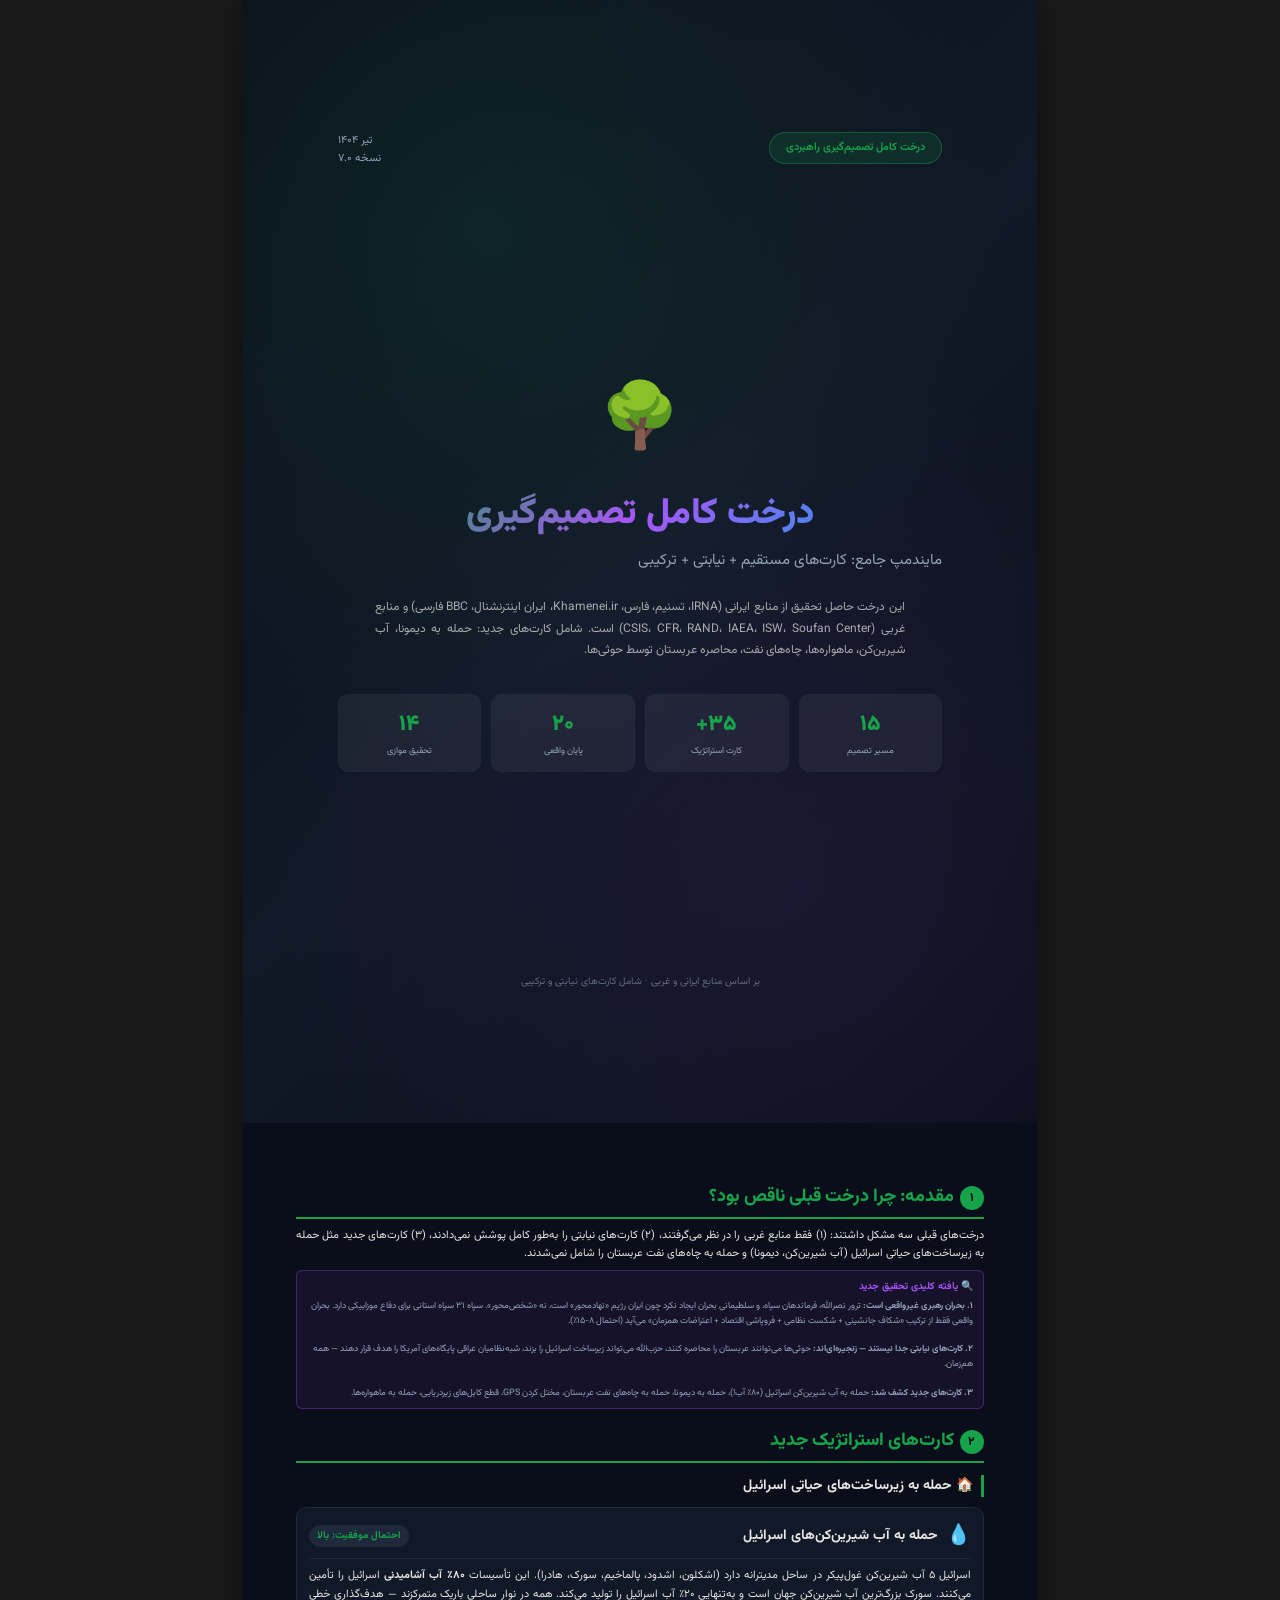
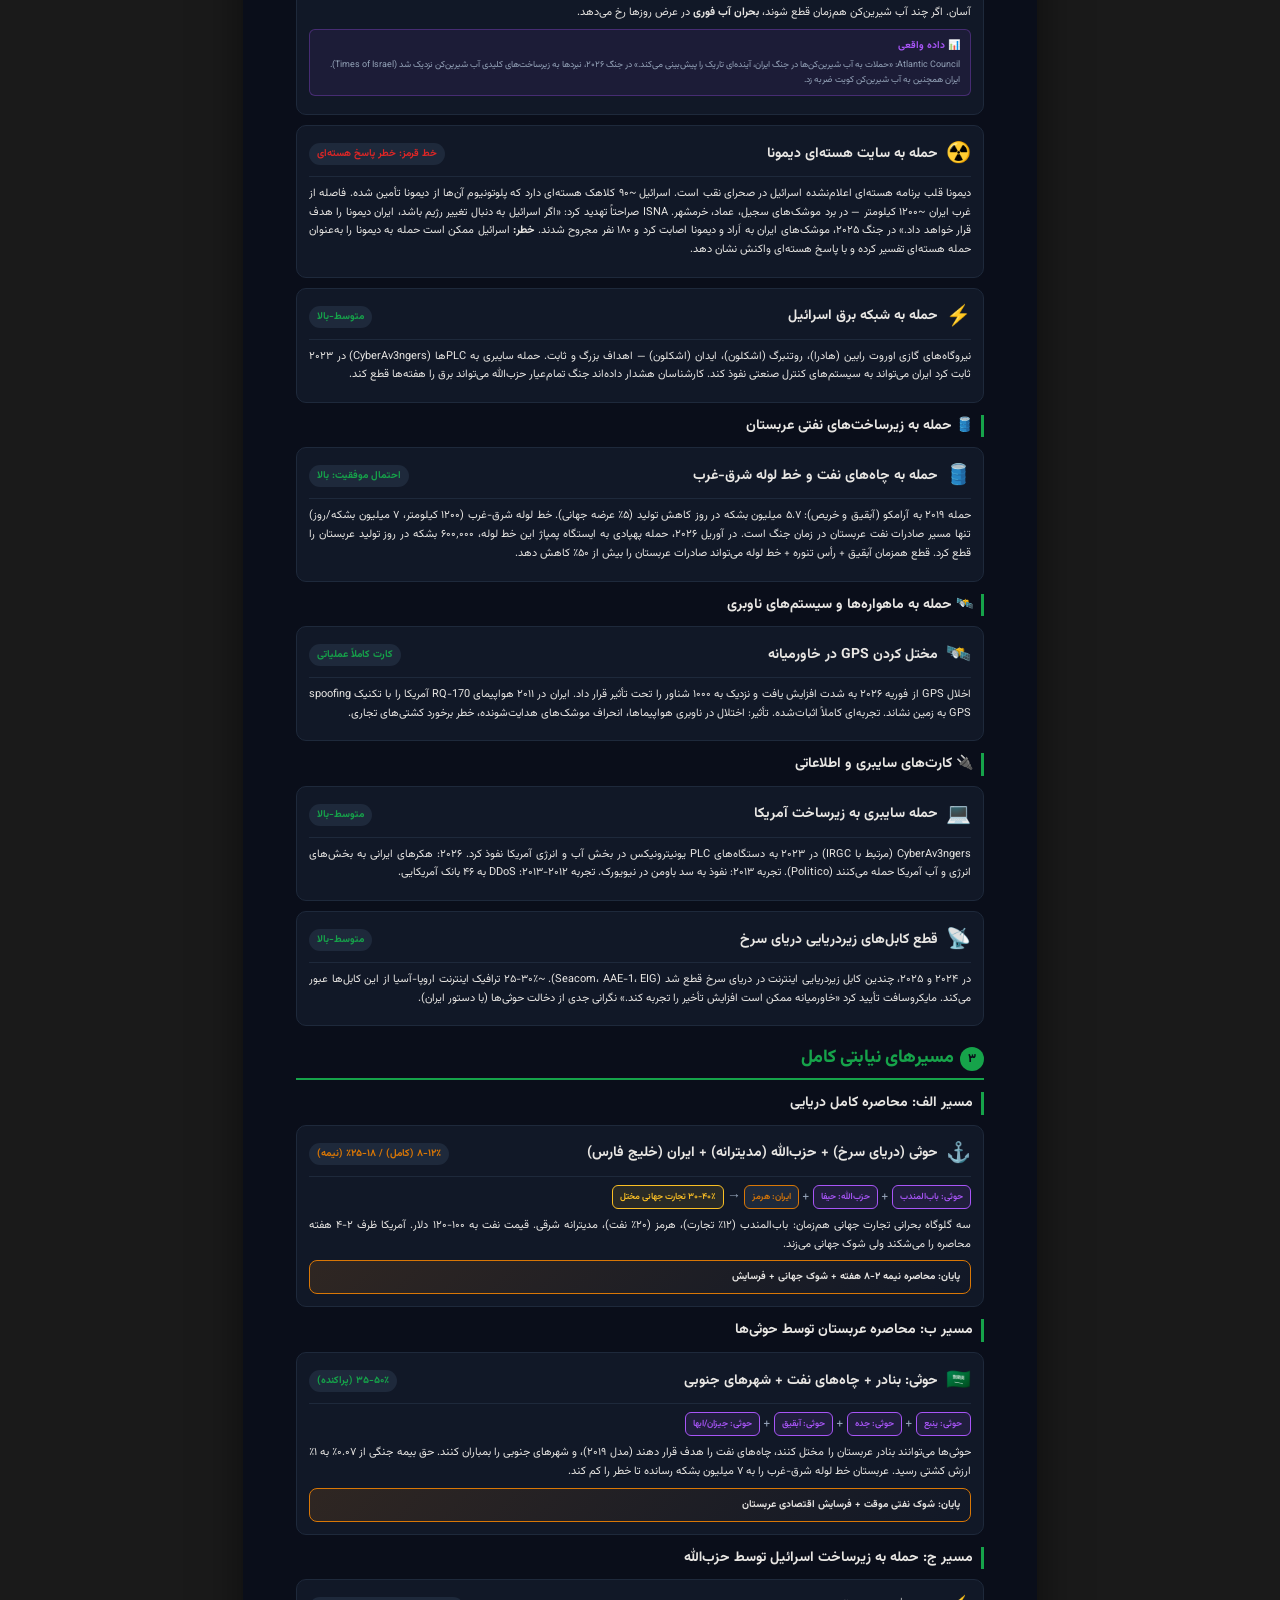
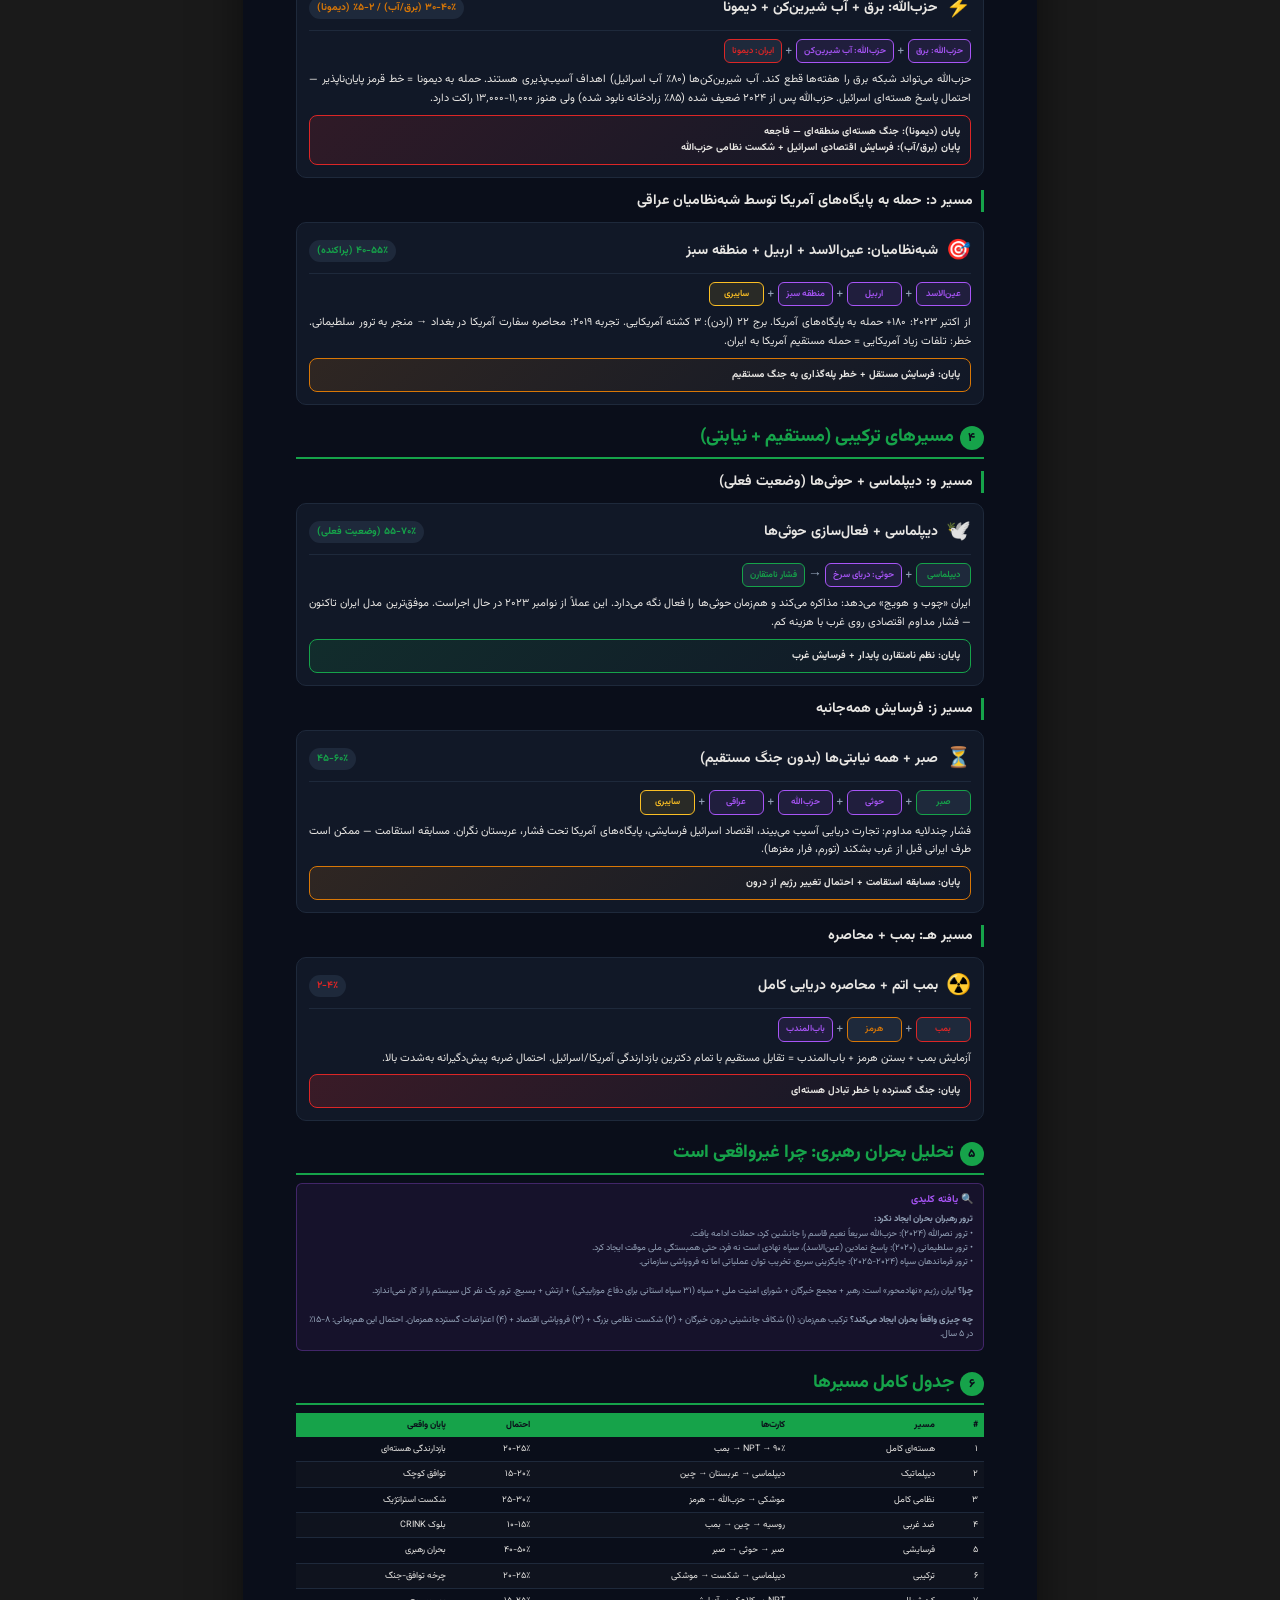
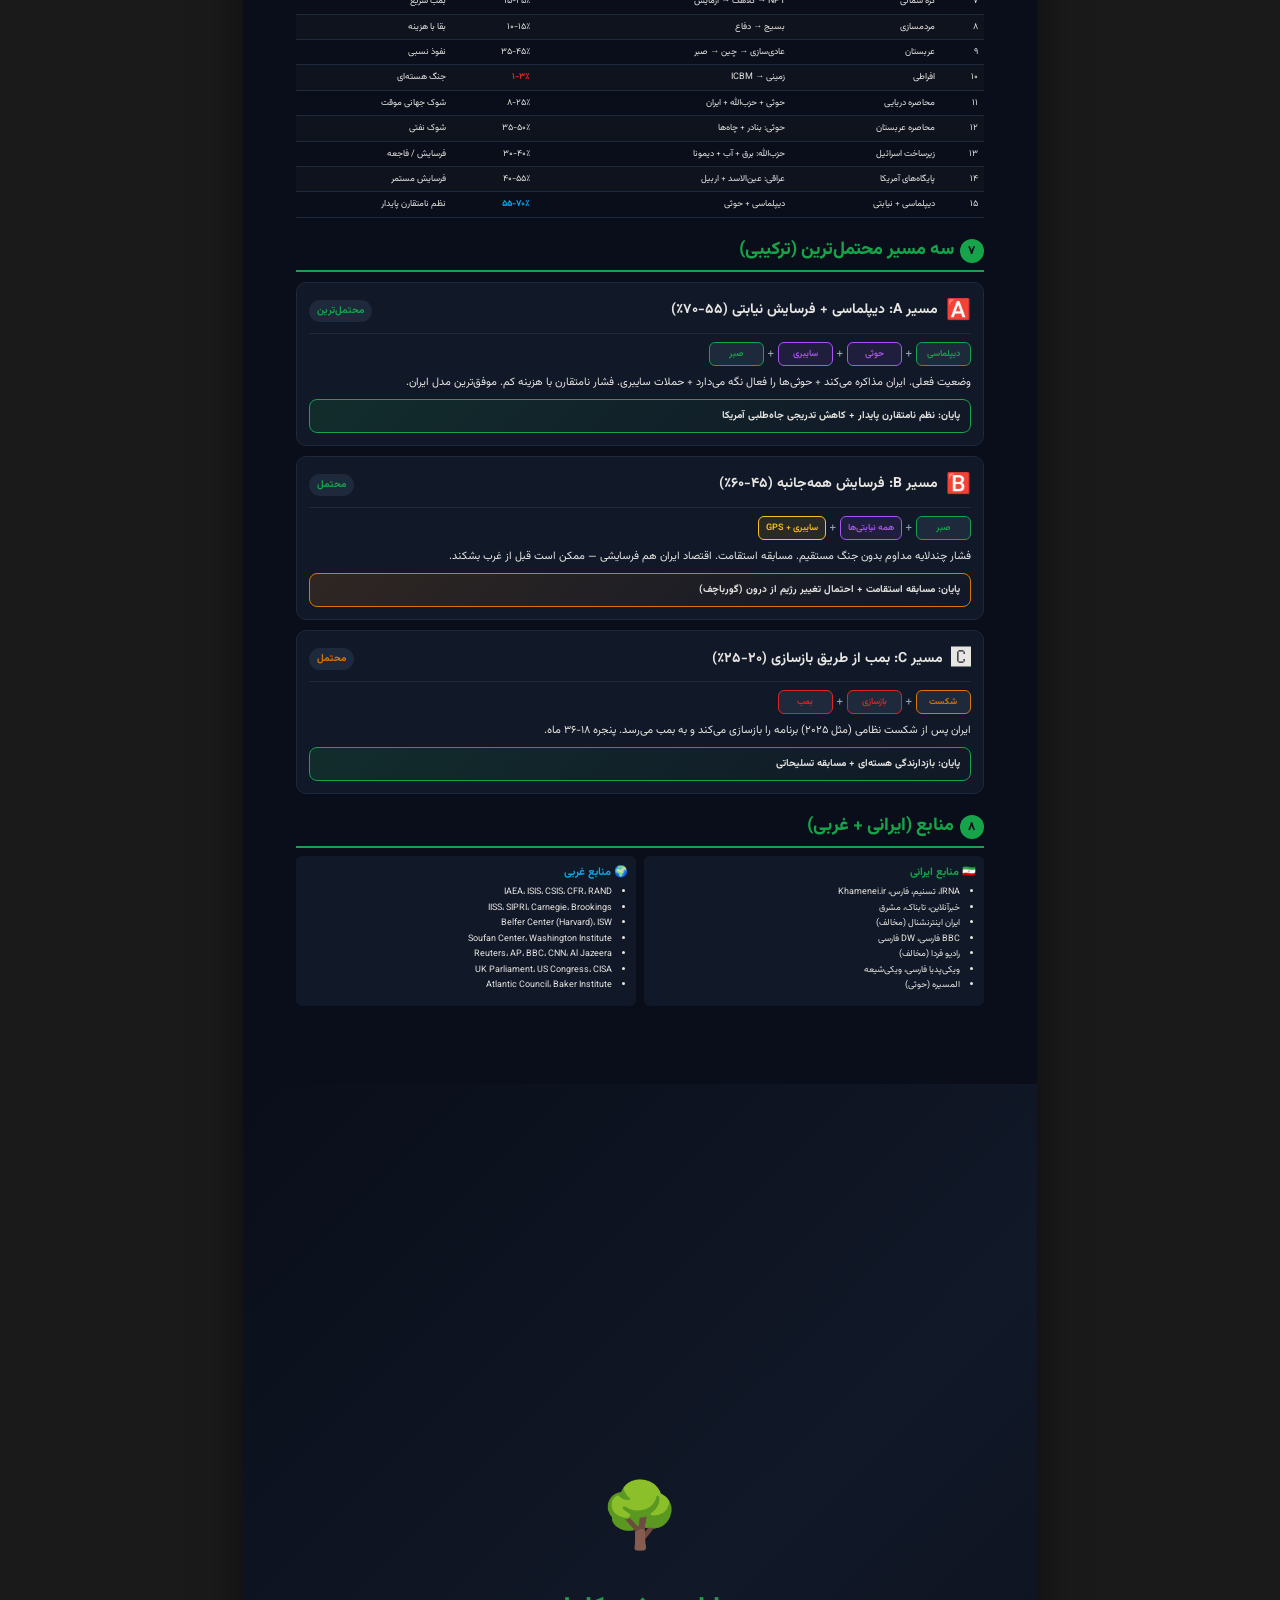
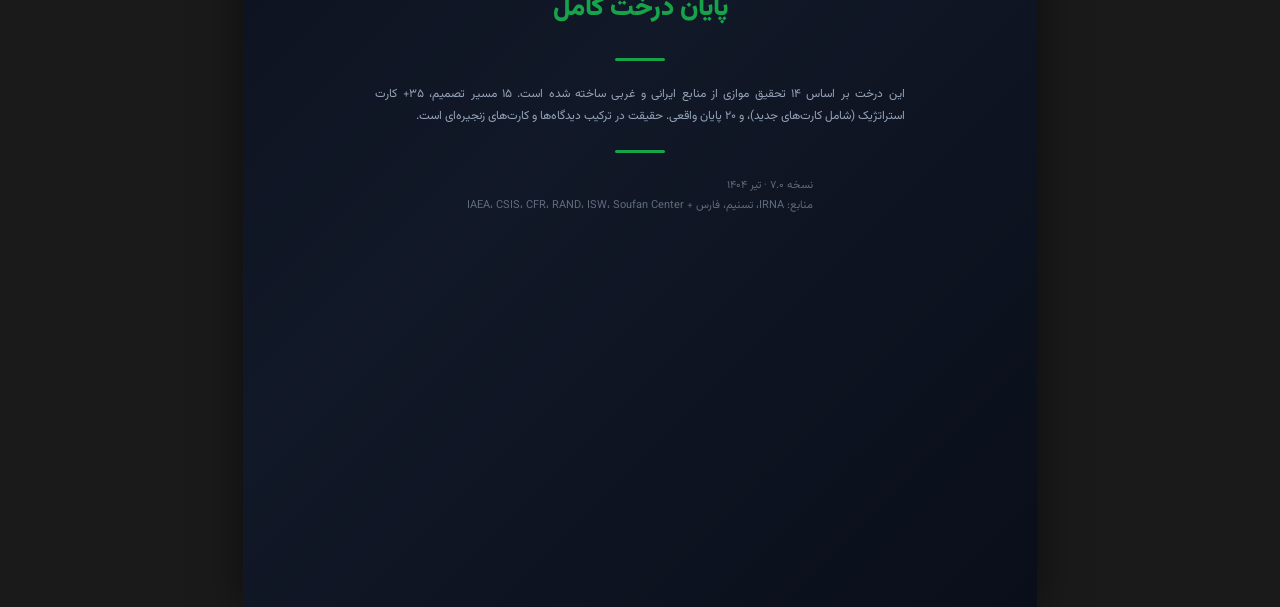
<file: scripts/decision_tree_v7.html>
<!DOCTYPE html>
<html lang="fa" dir="rtl">
<head>
<meta charset="UTF-8">
<title>درخت کامل تصمیم‌گیری راهبردی - بازی بزرگ خاورمیانه</title>
<link href="https://fonts.googleapis.com/css2?family=Vazirmatn:wght@300;400;500;600;700;800;900&display=swap" rel="stylesheet">
<style>
@page { size: A4; margin: 0; }
:root {
    --c-bg: #0a0e1a;
    --c-text: #e8e6e3;
    --c-accent: #16a34a;
    --c-danger: #dc2626;
    --c-warn: #d97706;
    --c-info: #0ea5e9;
    --c-purple: #a855f7;
    --c-muted: #94a3b8;
    --c-border: #1e293b;
    --c-card: #111827;
    --c-card-light: #1e293b;
}
* { box-sizing: border-box; }
html, body {
    margin: 0; padding: 0;
    background: var(--c-bg);
    color: var(--c-text);
    font-family: 'Vazirmatn', 'Noto Sans Arabic', sans-serif;
    font-size: 11px;
    line-height: 1.6;
}
@media screen {
    html { background: #1a1a1a; display: flex; justify-content: center; }
    body { width: 210mm; background: var(--c-bg); box-shadow: 0 0 40px rgba(0,0,0,0.5); }
}

/* COVER */
.cover {
    width: 210mm; height: 297mm;
    padding: 35mm 25mm;
    background: linear-gradient(135deg, #0a0e1a 0%, #111827 50%, #0a0e1a 100%);
    break-after: page;
    position: relative; overflow: hidden;
    display: flex; flex-direction: column; justify-content: space-between;
}
.cover::before {
    content: ''; position: absolute; top: 0; left: 0; width: 100%; height: 100%;
    background: radial-gradient(circle at 30% 20%, rgba(22, 163, 74, 0.12) 0%, transparent 50%),
                radial-gradient(circle at 70% 80%, rgba(168, 85, 247, 0.08) 0%, transparent 50%);
    pointer-events: none;
}
.cover-content { position: relative; z-index: 2; display: flex; flex-direction: column; height: 100%; }
.cover-header { display: flex; justify-content: space-between; align-items: flex-start; }
.cover-badge {
    background: rgba(22, 163, 74, 0.15); border: 1px solid rgba(22, 163, 74, 0.4);
    color: var(--c-accent); padding: 6px 16px; border-radius: 20px;
    font-size: 11px; font-weight: 600;
}
.cover-date { color: var(--c-muted); font-size: 11px; text-align: left; }
.cover-main { text-align: center; margin: auto 0; }
.cover-icon { font-size: 64px; margin-bottom: 20px; }
.cover-title {
    font-size: 36px; font-weight: 900; line-height: 1.2; margin: 0 0 12px;
    background: linear-gradient(135deg, #16a34a 0%, #a855f7 50%, #0ea5e9 100%);
    -webkit-background-clip: text; background-clip: text; -webkit-text-fill-color: transparent;
}
.cover-subtitle { font-size: 15px; color: var(--c-muted); margin: 0 0 24px; }
.cover-desc {
    font-size: 12px; color: var(--c-text); opacity: 0.7; line-height: 1.8;
    max-width: 140mm; margin: 0 auto;
}
.cover-stats { display: grid; grid-template-columns: repeat(4, 1fr); gap: 10px; margin: 32px auto 0; max-width: 160mm; }
.cover-stat {
    background: rgba(255,255,255,0.05); border: 1px solid var(--c-border);
    border-radius: 10px; padding: 12px; text-align: center;
}
.cover-stat-num { font-size: 22px; font-weight: 900; color: var(--c-accent); }
.cover-stat-label { font-size: 9px; color: var(--c-muted); margin-top: 2px; }
.cover-footer { text-align: center; color: var(--c-muted); font-size: 10px; opacity: 0.6; }

/* CONTENT */
.main-content { padding: 16mm 14mm; }
.section { margin-bottom: 18px; break-inside: avoid; }
.section-title {
    font-size: 18px; font-weight: 800; color: var(--c-accent);
    margin: 0 0 8px; padding-bottom: 5px; border-bottom: 2px solid var(--c-accent);
}
.section-num {
    display: inline-block; background: var(--c-accent); color: var(--c-bg);
    width: 24px; height: 24px; line-height: 24px; text-align: center;
    border-radius: 50%; font-size: 12px; margin-left: 6px;
}
.subsection-title {
    font-size: 14px; font-weight: 700; color: var(--c-text);
    margin: 12px 0 5px; padding-right: 8px; border-right: 3px solid var(--c-accent);
}
p { margin: 5px 0; text-align: justify; line-height: 1.7; }

/* TREE PATH */
.tree-path {
    background: var(--c-card); border: 1px solid var(--c-border);
    border-radius: 10px; padding: 12px; margin: 10px 0; break-inside: avoid;
}
.path-header {
    display: flex; align-items: center; gap: 8px; margin-bottom: 8px;
    padding-bottom: 6px; border-bottom: 1px solid var(--c-border);
}
.path-icon { font-size: 20px; }
.path-title { font-size: 14px; font-weight: 700; flex: 1; }
.path-prob {
    background: var(--c-card-light); padding: 3px 8px; border-radius: 12px;
    font-size: 10px; font-weight: 700; color: var(--c-accent);
}
.path-prob.danger { color: var(--c-danger); }
.path-prob.warn { color: var(--c-warn); }
.path-prob.high { color: var(--c-accent); }
.path-flow {
    display: flex; align-items: center; gap: 3px; margin: 8px 0; flex-wrap: wrap;
}
.path-step {
    background: var(--c-card-light); border: 1px solid var(--c-border);
    border-radius: 6px; padding: 4px 7px; font-size: 9px; font-weight: 600;
    text-align: center; min-width: 55px;
}
.path-step.nuclear { border-color: var(--c-danger); color: var(--c-danger); }
.path-step.military { border-color: var(--c-warn); color: var(--c-warn); }
.path-step.diplomatic { border-color: var(--c-accent); color: var(--c-accent); }
.path-step.alliance { border-color: var(--c-purple); color: var(--c-purple); }
.path-step.asymmetric { border-color: var(--c-info); color: var(--c-info); }
.path-step.proxy { border-color: var(--c-purple); color: var(--c-purple); background: rgba(168,85,247,0.1); }
.path-step.new { border-color: #fbbf24; color: #fbbf24; background: rgba(251,191,36,0.1); }
.path-arrow { color: var(--c-muted); font-size: 14px; }
.path-result {
    border: 1px solid var(--c-accent); border-radius: 8px; padding: 8px 10px;
    margin-top: 6px; font-size: 10px;
}
.path-result.victory { border-color: var(--c-accent); background: linear-gradient(135deg, rgba(22, 163, 74, 0.15), transparent); }
.path-result.defeat { border-color: var(--c-danger); background: linear-gradient(135deg, rgba(220, 38, 38, 0.15), transparent); }
.path-result.compromise { border-color: var(--c-warn); background: linear-gradient(135deg, rgba(217, 119, 6, 0.15), transparent); }
.path-result.survival { border-color: var(--c-info); background: linear-gradient(135deg, rgba(14, 165, 233, 0.15), transparent); }
.path-result.destruction { border-color: var(--c-danger); background: linear-gradient(135deg, rgba(220, 38, 38, 0.2), transparent); }
.path-stages { margin: 6px 0; }
.stage {
    display: flex; gap: 6px; margin: 4px 0; padding: 5px 8px;
    background: rgba(255,255,255,0.02); border-radius: 4px; font-size: 9px;
}
.stage-label { font-weight: 700; color: var(--c-accent); min-width: 50px; }
.stage-content { flex: 1; color: var(--c-muted); }
.path-actors {
    display: grid; grid-template-columns: repeat(2, 1fr); gap: 4px; margin: 6px 0;
}
.actor-response {
    background: rgba(255,255,255,0.02); border-radius: 4px; padding: 4px 6px; font-size: 9px;
}
.actor-name { font-weight: 700; color: var(--c-info); }
.actor-action { color: var(--c-muted); }
.perspective-box {
    background: rgba(168, 85, 247, 0.08); border: 1px solid rgba(168, 85, 247, 0.3);
    border-radius: 6px; padding: 8px 10px; margin: 6px 0; break-inside: avoid;
}
.perspective-title { font-size: 10px; font-weight: 700; color: var(--c-purple); margin-bottom: 4px; }
.perspective-content { font-size: 9px; color: var(--c-muted); line-height: 1.6; }
.power-map {
    background: var(--c-card-light); border-radius: 6px; padding: 8px; margin: 6px 0;
    font-size: 9px; font-family: monospace; line-height: 1.5; white-space: pre; color: var(--c-muted);
}
table { width: 100%; border-collapse: collapse; margin: 6px 0; font-size: 9px; }
th { background: var(--c-accent); color: var(--c-bg); padding: 5px 6px; text-align: right; font-weight: 700; font-size: 9px; }
td { padding: 5px 6px; border-bottom: 1px solid var(--c-border); text-align: right; }
tr:nth-child(even) td { background: rgba(255,255,255,0.02); }
ul, ol { padding-right: 16px; margin: 5px 0; }
li { margin: 2px 0; line-height: 1.5; }
.danger { color: var(--c-danger); font-weight: 700; }
.warn { color: var(--c-warn); font-weight: 700; }
.info { color: var(--c-info); font-weight: 700; }

/* ENDING */
.ending {
    width: 210mm; height: 297mm; padding: 35mm 25mm;
    background: linear-gradient(135deg, #0a0e1a 0%, #111827 50%, #0a0e1a 100%);
    break-before: page; position: relative; overflow: hidden;
    display: flex; flex-direction: column; justify-content: center; align-items: center; text-align: center;
}
.ending-icon { font-size: 64px; margin-bottom: 16px; }
.ending-title { font-size: 26px; font-weight: 900; color: var(--c-accent); margin: 0 0 10px; }
.ending-text { font-size: 12px; color: var(--c-muted); max-width: 140mm; line-height: 1.8; }
.ending-divider { width: 50px; height: 3px; background: var(--c-accent); margin: 18px auto; border-radius: 2px; }
</style>
</head>
<body>

<!-- COVER -->
<div class="cover">
    <div class="cover-content">
        <div class="cover-header">
            <div class="cover-badge">درخت کامل تصمیم‌گیری راهبردی</div>
            <div class="cover-date">تیر ۱۴۰۴<br>نسخه ۷.۰</div>
        </div>
        <div class="cover-main">
            <div class="cover-icon">🌳</div>
            <h1 class="cover-title">درخت کامل تصمیم‌گیری</h1>
            <p class="cover-subtitle">مایندمپ جامع: کارت‌های مستقیم + نیابتی + ترکیبی</p>
            <p class="cover-desc">
                این درخت حاصل تحقیق از منابع ایرانی (IRNA، تسنیم، فارس، Khamenei.ir،
                ایران اینترنشنال، BBC فارسی) و منابع غربی (CSIS، CFR، RAND، IAEA،
                ISW، Soufan Center) است. شامل کارت‌های جدید: حمله به دیمونا، آب شیرین‌کن،
                ماهواره‌ها، چاه‌های نفت، محاصره عربستان توسط حوثی‌ها.
            </p>
            <div class="cover-stats">
                <div class="cover-stat"><div class="cover-stat-num">۱۵</div><div class="cover-stat-label">مسیر تصمیم</div></div>
                <div class="cover-stat"><div class="cover-stat-num">۳۵+</div><div class="cover-stat-label">کارت استراتژیک</div></div>
                <div class="cover-stat"><div class="cover-stat-num">۲۰</div><div class="cover-stat-label">پایان واقعی</div></div>
                <div class="cover-stat"><div class="cover-stat-num">۱۴</div><div class="cover-stat-label">تحقیق موازی</div></div>
            </div>
        </div>
        <div class="cover-footer">بر اساس منابع ایرانی و غربی · شامل کارت‌های نیابتی و ترکیبی</div>
    </div>
</div>

<div class="main-content">

<!-- 1. INTRO -->
<div class="section">
    <h2 class="section-title"><span class="section-num">۱</span>مقدمه: چرا درخت قبلی ناقص بود؟</h2>
    <p>درخت‌های قبلی سه مشکل داشتند: (۱) فقط منابع غربی را در نظر می‌گرفتند، (۲) کارت‌های نیابتی را به‌طور کامل پوشش نمی‌دادند، (۳) کارت‌های جدید مثل حمله به زیرساخت‌های حیاتی اسرائیل (آب شیرین‌کن، دیمونا) و حمله به چاه‌های نفت عربستان را شامل نمی‌شدند.</p>
    
    <div class="perspective-box">
        <div class="perspective-title">🔍 یافته کلیدی تحقیق جدید</div>
        <div class="perspective-content">
            <strong>۱. بحران رهبری غیرواقعی است:</strong> ترور نصرالله، فرماندهان سپاه، و سلطیمانی بحران ایجاد نکرد چون ایران رژیم «نهادمحور» است، نه «شخص‌محور». سپاه ۳۱ سپاه استانی برای دفاع موزاییکی دارد. بحران واقعی فقط از ترکیب «شکاف جانشینی + شکست نظامی + فروپاشی اقتصاد + اعتراضات همزمان» می‌آید (احتمال ۸-۱۵٪).<br><br>
            <strong>۲. کارت‌های نیابتی جدا نیستند — زنجیره‌ای‌اند:</strong> حوثی‌ها می‌توانند عربستان را محاصره کنند، حزب‌الله می‌تواند زیرساخت اسرائیل را بزند، شبه‌نظامیان عراقی پایگاه‌های آمریکا را هدف قرار دهند — همه هم‌زمان.<br><br>
            <strong>۳. کارت‌های جدید کشف شد:</strong> حمله به آب شیرین‌کن اسرائیل (۸۰٪ آب!)، حمله به دیمونا، حمله به چاه‌های نفت عربستان، مختل کردن GPS، قطع کابل‌های زیردریایی، حمله به ماهواره‌ها.
        </div>
    </div>
</div>

<!-- 2. NEW CARDS -->
<div class="section">
    <h2 class="section-title"><span class="section-num">۲</span>کارت‌های استراتژیک جدید</h2>
    
    <h3 class="subsection-title">🏠 حمله به زیرساخت‌های حیاتی اسرائیل</h3>
    
    <div class="tree-path">
        <div class="path-header">
            <div class="path-icon">💧</div>
            <div class="path-title">حمله به آب شیرین‌کن‌های اسرائیل</div>
            <div class="path-prob high">احتمال موفقیت: بالا</div>
        </div>
        <p>اسرائیل ۵ آب شیرین‌کن غول‌پیکر در ساحل مدیترانه دارد (اشکلون، اشدود، پالماخیم، سورک، هادرا). این تأسیسات <strong>۸۰٪ آب آشامیدنی</strong> اسرائیل را تأمین می‌کنند. سورک بزرگ‌ترین آب شیرین‌کن جهان است و به‌تنهایی ۲۰٪ آب اسرائیل را تولید می‌کند. همه در نوار ساحلی باریک متمرکزند — هدف‌گذاری خطی آسان. اگر چند آب شیرین‌کن هم‌زمان قطع شوند، <strong>بحران آب فوری</strong> در عرض روزها رخ می‌دهد.</p>
        <div class="perspective-box">
            <div class="perspective-title">📊 داده واقعی</div>
            <div class="perspective-content">
                Atlantic Council: «حملات به آب شیرین‌کن‌ها در جنگ ایران، آینده‌ای تاریک را پیش‌بینی می‌کند.» در جنگ ۲۰۲۶، نبردها به زیرساخت‌های کلیدی آب شیرین‌کن نزدیک شد (Times of Israel). ایران همچنین به آب شیرین‌کن کویت ضربه زد.
            </div>
        </div>
    </div>

    <div class="tree-path">
        <div class="path-header">
            <div class="path-icon">☢️</div>
            <div class="path-title">حمله به سایت هسته‌ای دیمونا</div>
            <div class="path-prob danger">خط قرمز: خطر پاسخ هسته‌ای</div>
        </div>
        <p>دیمونا قلب برنامه هسته‌ای اعلام‌نشده اسرائیل در صحرای نقب است. اسرائیل ~۹۰ کلاهک هسته‌ای دارد که پلوتونیوم آن‌ها از دیمونا تأمین شده. فاصله از غرب ایران ~۱۲۰۰ کیلومتر — در برد موشک‌های سجیل، عماد، خرمشهر. ISNA صراحتاً تهدید کرد: «اگر اسرائیل به دنبال تغییر رژیم باشد، ایران دیمونا را هدف قرار خواهد داد.» در جنگ ۲۰۲۵، موشک‌های ایران به اَراد و دیمونا اصابت کرد و ۱۸۰ نفر مجروح شدند. <strong>خطر:</strong> اسرائیل ممکن است حمله به دیمونا را به‌عنوان حمله هسته‌ای تفسیر کرده و با پاسخ هسته‌ای واکنش نشان دهد.</p>
    </div>

    <div class="tree-path">
        <div class="path-header">
            <div class="path-icon">⚡</div>
            <div class="path-title">حمله به شبکه برق اسرائیل</div>
            <div class="path-prob">متوسط-بالا</div>
        </div>
        <p>نیروگاه‌های گازی اوروت رابین (هادرا)، روتنبرگ (اشکلون)، ایدان (اشکلون) — اهداف بزرگ و ثابت. حمله سایبری به PLCها (CyberAv3ngers) در ۲۰۲۳ ثابت کرد ایران می‌تواند به سیستم‌های کنترل صنعتی نفوذ کند. کارشناسان هشدار داده‌اند جنگ تمام‌عیار حزب‌الله می‌تواند برق را هفته‌ها قطع کند.</p>
    </div>

    <h3 class="subsection-title">🛢️ حمله به زیرساخت‌های نفتی عربستان</h3>
    
    <div class="tree-path">
        <div class="path-header">
            <div class="path-icon">🛢️</div>
            <div class="path-title">حمله به چاه‌های نفت و خط لوله شرق-غرب</div>
            <div class="path-prob high">احتمال موفقیت: بالا</div>
        </div>
        <p>حمله ۲۰۱۹ به آرامکو (آبقیق و خریص): ۵.۷ میلیون بشکه در روز کاهش تولید (۵٪ عرضه جهانی). خط لوله شرق-غرب (۱۲۰۰ کیلومتر، ۷ میلیون بشکه/روز) تنها مسیر صادرات نفت عربستان در زمان جنگ است. در آوریل ۲۰۲۶، حمله پهپادی به ایستگاه پمپاژ این خط لوله، ۶۰۰٬۰۰۰ بشکه در روز تولید عربستان را قطع کرد. قطع همزمان آبقیق + رأس تنوره + خط لوله می‌تواند صادرات عربستان را بیش از ۵۰٪ کاهش دهد.</p>
    </div>

    <h3 class="subsection-title">🛰️ حمله به ماهواره‌ها و سیستم‌های ناوبری</h3>
    
    <div class="tree-path">
        <div class="path-header">
            <div class="path-icon">🛰️</div>
            <div class="path-title">مختل کردن GPS در خاورمیانه</div>
            <div class="path-prob high">کارت کاملاً عملیاتی</div>
        </div>
        <p>اخلال GPS از فوریه ۲۰۲۶ به شدت افزایش یافت و نزدیک به ۱۰۰۰ شناور را تحت تأثیر قرار داد. ایران در ۲۰۱۱ هواپیمای RQ-170 آمریکا را با تکنیک spoofing GPS به زمین نشاند. تجربه‌ای کاملاً اثبات‌شده. تأثیر: اختلال در ناوبری هواپیماها، انحراف موشک‌های هدایت‌شونده، خطر برخورد کشتی‌های تجاری.</p>
    </div>

    <h3 class="subsection-title">🔌 کارت‌های سایبری و اطلاعاتی</h3>
    
    <div class="tree-path">
        <div class="path-header">
            <div class="path-icon">💻</div>
            <div class="path-title">حمله سایبری به زیرساخت آمریکا</div>
            <div class="path-prob">متوسط-بالا</div>
        </div>
        <p>CyberAv3ngers (مرتبط با IRGC) در ۲۰۲۳ به دستگاه‌های PLC یونیترونیکس در بخش آب و انرژی آمریکا نفوذ کرد. ۲۰۲۶: هکرهای ایرانی به بخش‌های انرژی و آب آمریکا حمله می‌کنند (Politico). تجربه ۲۰۱۳: نفوذ به سد باومن در نیویورک. تجربه ۲۰۱۲-۲۰۱۳: DDoS به ۴۶ بانک آمریکایی.</p>
    </div>

    <div class="tree-path">
        <div class="path-header">
            <div class="path-icon">📡</div>
            <div class="path-title">قطع کابل‌های زیردریایی دریای سرخ</div>
            <div class="path-prob">متوسط-بالا</div>
        </div>
        <p>در ۲۰۲۴ و ۲۰۲۵، چندین کابل زیردریایی اینترنت در دریای سرخ قطع شد (Seacom، AAE-1، EIG). ~۲۵-۳۰٪ ترافیک اینترنت اروپا-آسیا از این کابل‌ها عبور می‌کند. مایکروسافت تأیید کرد «خاورمیانه ممکن است افزایش تأخیر را تجربه کند.» نگرانی جدی از دخالت حوثی‌ها (با دستور ایران).</p>
    </div>
</div>

<!-- 3. PROXY PATHS -->
<div class="section">
    <h2 class="section-title"><span class="section-num">۳</span>مسیرهای نیابتی کامل</h2>

    <h3 class="subsection-title">مسیر الف: محاصره کامل دریایی</h3>
    <div class="tree-path">
        <div class="path-header">
            <div class="path-icon">⚓</div>
            <div class="path-title">حوثی (دریای سرخ) + حزب‌الله (مدیترانه) + ایران (خلیج فارس)</div>
            <div class="path-prob warn">۸-۱۲٪ (کامل) / ۱۸-۲۵٪ (نیمه)</div>
        </div>
        <div class="path-flow">
            <div class="path-step proxy">حوثی: باب‌المندب</div>
            <div class="path-arrow">+</div>
            <div class="path-step proxy">حزب‌الله: حیفا</div>
            <div class="path-arrow">+</div>
            <div class="path-step military">ایران: هرمز</div>
            <div class="path-arrow">→</div>
            <div class="path-step new">۳۰-۴۰٪ تجارت جهانی مختل</div>
        </div>
        <p>سه گلوگاه بحرانی تجارت جهانی هم‌زمان: باب‌المندب (۱۲٪ تجارت)، هرمز (۲۰٪ نفت)، مدیترانه شرقی. قیمت نفت به ۱۰۰-۱۲۰ دلار. آمریکا ظرف ۲-۴ هفته محاصره را می‌شکند ولی شوک جهانی می‌زند.</p>
        <div class="path-result compromise">
            <strong>پایان: محاصره نیمه ۲-۸ هفته + شوک جهانی + فرسایش</strong>
        </div>
    </div>

    <h3 class="subsection-title">مسیر ب: محاصره عربستان توسط حوثی‌ها</h3>
    <div class="tree-path">
        <div class="path-header">
            <div class="path-icon">🇸🇦</div>
            <div class="path-title">حوثی: بنادر + چاه‌های نفت + شهرهای جنوبی</div>
            <div class="path-prob high">۳۵-۵۰٪ (پراکنده)</div>
        </div>
        <div class="path-flow">
            <div class="path-step proxy">حوثی: ینبع</div>
            <div class="path-arrow">+</div>
            <div class="path-step proxy">حوثی: جده</div>
            <div class="path-arrow">+</div>
            <div class="path-step proxy">حوثی: آبقیق</div>
            <div class="path-arrow">+</div>
            <div class="path-step proxy">حوثی: جیزان/ابها</div>
        </div>
        <p>حوثی‌ها می‌توانند بنادر عربستان را مختل کنند، چاه‌های نفت را هدف قرار دهند (مدل ۲۰۱۹)، و شهرهای جنوبی را بمباران کنند. حق بیمه جنگی از ۰.۰۷٪ به ۱٪ ارزش کشتی رسید. عربستان خط لوله شرق-غرب را به ۷ میلیون بشکه رسانده تا خطر را کم کند.</p>
        <div class="path-result compromise">
            <strong>پایان: شوک نفتی موقت + فرسایش اقتصادی عربستان</strong>
        </div>
    </div>

    <h3 class="subsection-title">مسیر ج: حمله به زیرساخت اسرائیل توسط حزب‌الله</h3>
    <div class="tree-path">
        <div class="path-header">
            <div class="path-icon">⚡</div>
            <div class="path-title">حزب‌الله: برق + آب شیرین‌کن + دیمونا</div>
            <div class="path-prob warn">۳۰-۴۰٪ (برق/آب) / ۲-۵٪ (دیمونا)</div>
        </div>
        <div class="path-flow">
            <div class="path-step proxy">حزب‌الله: برق</div>
            <div class="path-arrow">+</div>
            <div class="path-step proxy">حزب‌الله: آب شیرین‌کن</div>
            <div class="path-arrow">+</div>
            <div class="path-step nuclear">ایران: دیمونا</div>
        </div>
        <p>حزب‌الله می‌تواند شبکه برق را هفته‌ها قطع کند. آب شیرین‌کن‌ها (۸۰٪ آب اسرائیل) اهداف آسیب‌پذیری هستند. حمله به دیمونا = خط قرمز پایان‌ناپذیر — احتمال پاسخ هسته‌ای اسرائیل. حزب‌الله پس از ۲۰۲۴ ضعیف شده (۸۵٪ زرادخانه نابود شده) ولی هنوز ۱۱٬۰۰۰-۱۳٬۰۰۰ راکت دارد.</p>
        <div class="path-result defeat">
            <strong>پایان (دیمونا): جنگ هسته‌ای منطقه‌ای — فاجعه</strong><br>
            <strong>پایان (برق/آب): فرسایش اقتصادی اسرائیل + شکست نظامی حزب‌الله</strong>
        </div>
    </div>

    <h3 class="subsection-title">مسیر د: حمله به پایگاه‌های آمریکا توسط شبه‌نظامیان عراقی</h3>
    <div class="tree-path">
        <div class="path-header">
            <div class="path-icon">🎯</div>
            <div class="path-title">شبه‌نظامیان: عین‌الاسد + اربیل + منطقه سبز</div>
            <div class="path-prob high">۴۰-۵۵٪ (پراکنده)</div>
        </div>
        <div class="path-flow">
            <div class="path-step proxy">عین‌الاسد</div>
            <div class="path-arrow">+</div>
            <div class="path-step proxy">اربیل</div>
            <div class="path-arrow">+</div>
            <div class="path-step proxy">منطقه سبز</div>
            <div class="path-arrow">+</div>
            <div class="path-step new">سایبری</div>
        </div>
        <p>از اکتبر ۲۰۲۳: ۱۸۰+ حمله به پایگاه‌های آمریکا. برج ۲۲ (اردن): ۳ کشته آمریکایی. تجربه ۲۰۱۹: محاصره سفارت آمریکا در بغداد → منجر به ترور سلطیمانی. خطر: تلفات زیاد آمریکایی = حمله مستقیم آمریکا به ایران.</p>
        <div class="path-result compromise">
            <strong>پایان: فرسایش مستقل + خطر پله‌گذاری به جنگ مستقیم</strong>
        </div>
    </div>
</div>

<!-- 4. COMBINED PATHS -->
<div class="section">
    <h2 class="section-title"><span class="section-num">۴</span>مسیرهای ترکیبی (مستقیم + نیابتی)</h2>

    <h3 class="subsection-title">مسیر و: دیپلماسی + حوثی‌ها (وضعیت فعلی)</h3>
    <div class="tree-path">
        <div class="path-header">
            <div class="path-icon">🕊️</div>
            <div class="path-title">دیپلماسی + فعال‌سازی حوثی‌ها</div>
            <div class="path-prob high">۵۵-۷۰٪ (وضعیت فعلی)</div>
        </div>
        <div class="path-flow">
            <div class="path-step diplomatic">دیپلماسی</div>
            <div class="path-arrow">+</div>
            <div class="path-step proxy">حوثی: دریای سرخ</div>
            <div class="path-arrow">→</div>
            <div class="path-step diplomatic">فشار نامتقارن</div>
        </div>
        <p>ایران «چوب و هویج» می‌دهد: مذاکره می‌کند و هم‌زمان حوثی‌ها را فعال نگه می‌دارد. این عملاً از نوامبر ۲۰۲۳ در حال اجراست. موفق‌ترین مدل ایران تاکنون — فشار مداوم اقتصادی روی غرب با هزینه کم.</p>
        <div class="path-result victory">
            <strong>پایان: نظم نامتقارن پایدار + فرسایش غرب</strong>
        </div>
    </div>

    <h3 class="subsection-title">مسیر ز: فرسایش همه‌جانبه</h3>
    <div class="tree-path">
        <div class="path-header">
            <div class="path-icon">⏳</div>
            <div class="path-title">صبر + همه نیابتی‌ها (بدون جنگ مستقیم)</div>
            <div class="path-prob high">۴۵-۶۰٪</div>
        </div>
        <div class="path-flow">
            <div class="path-step diplomatic">صبر</div>
            <div class="path-arrow">+</div>
            <div class="path-step proxy">حوثی</div>
            <div class="path-arrow">+</div>
            <div class="path-step proxy">حزب‌الله</div>
            <div class="path-arrow">+</div>
            <div class="path-step proxy">عراقی</div>
            <div class="path-arrow">+</div>
            <div class="path-step new">سایبری</div>
        </div>
        <p>فشار چندلایه مداوم: تجارت دریایی آسیب می‌بیند، اقتصاد اسرائیل فرسایشی، پایگاه‌های آمریکا تحت فشار، عربستان نگران. مسابقه استقامت — ممکن است طرف ایرانی قبل از غرب بشکند (تورم، فرار مغزها).</p>
        <div class="path-result compromise">
            <strong>پایان: مسابقه استقامت + احتمال تغییر رژیم از درون</strong>
        </div>
    </div>

    <h3 class="subsection-title">مسیر هـ: بمب + محاصره</h3>
    <div class="tree-path">
        <div class="path-header">
            <div class="path-icon">☢️</div>
            <div class="path-title">بمب اتم + محاصره دریایی کامل</div>
            <div class="path-prob danger">۲-۴٪</div>
        </div>
        <div class="path-flow">
            <div class="path-step nuclear">بمب</div>
            <div class="path-arrow">+</div>
            <div class="path-step military">هرمز</div>
            <div class="path-arrow">+</div>
            <div class="path-step proxy">باب‌المندب</div>
        </div>
        <p>آزمایش بمب + بستن هرمز + باب‌المندب = تقابل مستقیم با تمام دکترین بازدارندگی آمریکا/اسرائیل. احتمال ضربه پیش‌دگیرانه به‌شدت بالا.</p>
        <div class="path-result destruction">
            <strong>پایان: جنگ گسترده با خطر تبادل هسته‌ای</strong>
        </div>
    </div>
</div>

<!-- 5. LEADERSHIP CRISIS ANALYSIS -->
<div class="section">
    <h2 class="section-title"><span class="section-num">۵</span>تحلیل بحران رهبری: چرا غیرواقعی است</h2>
    
    <div class="perspective-box">
        <div class="perspective-title">🔍 یافته کلیدی</div>
        <div class="perspective-content">
            <strong>ترور رهبران بحران ایجاد نکرد:</strong><br>
            • ترور نصرالله (۲۰۲۴): حزب‌الله سریعاً نعیم قاسم را جانشین کرد، حملات ادامه یافت.<br>
            • ترور سلطیمانی (۲۰۲۰): پاسخ نمادین (عین‌الاسد)، سپاه نهادی است نه فرد، حتی همبستگی ملی موقت ایجاد کرد.<br>
            • ترور فرماندهان سپاه (۲۰۲۴-۲۰۲۵): جایگزینی سریع، تخریب توان عملیاتی اما نه فروپاشی سازمانی.<br><br>
            <strong>چرا؟</strong> ایران رژیم «نهادمحور» است: رهبر + مجمع خبرگان + شورای امنیت ملی + سپاه (۳۱ سپاه استانی برای دفاع موزاییکی) + ارتش + بسیج. ترور یک نفر کل سیستم را از کار نمی‌اندازد.<br><br>
            <strong>چه چیزی واقعاً بحران ایجاد می‌کند؟</strong> ترکیب هم‌زمان: (۱) شکاف جانشینی درون خبرگان + (۲) شکست نظامی بزرگ + (۳) فروپاشی اقتصاد + (۴) اعتراضات گسترده همزمان. احتمال این هم‌زمانی: ۸-۱۵٪ در ۵ سال.
        </div>
    </div>
</div>

<!-- 6. COMPLETE TREE TABLE -->
<div class="section">
    <h2 class="section-title"><span class="section-num">۶</span>جدول کامل مسیرها</h2>
    
    <table>
        <thead>
            <tr>
                <th>#</th>
                <th>مسیر</th>
                <th>کارت‌ها</th>
                <th>احتمال</th>
                <th>پایان واقعی</th>
            </tr>
        </thead>
        <tbody>
            <tr><td>۱</td><td>هسته‌ای کامل</td><td>NPT → ۹۰٪ → بمب</td><td>۲۰-۲۵٪</td><td>بازدارندگی هسته‌ای</td></tr>
            <tr><td>۲</td><td>دیپلماتیک</td><td>دیپلماسی → عربستان → چین</td><td>۱۵-۲۰٪</td><td>توافق کوچک</td></tr>
            <tr><td>۳</td><td>نظامی کامل</td><td>موشکی → حزب‌الله → هرمز</td><td>۲۵-۳۰٪</td><td>شکست استراتژیک</td></tr>
            <tr><td>۴</td><td>ضد غربی</td><td>روسیه → چین → بمب</td><td>۱۰-۱۵٪</td><td>بلوک CRINK</td></tr>
            <tr><td>۵</td><td>فرسایشی</td><td>صبر → حوثی → صبر</td><td>۴۰-۵۰٪</td><td>بحران رهبری</td></tr>
            <tr><td>۶</td><td>ترکیبی</td><td>دیپلماسی → شکست → موشکی</td><td>۲۰-۲۵٪</td><td>چرخه توافق-جنگ</td></tr>
            <tr><td>۷</td><td>کره شمالی</td><td>NPT → کلاهک → آزمایش</td><td>۱۵-۲۵٪</td><td>بمب سریع</td></tr>
            <tr><td>۸</td><td>مردمسازی</td><td>بسیج → دفاع</td><td>۱۰-۱۵٪</td><td>بقا با هزینه</td></tr>
            <tr><td>۹</td><td>عربستان</td><td>عادی‌سازی → چین → صبر</td><td>۳۵-۴۵٪</td><td>نفوذ نسبی</td></tr>
            <tr><td>۱۰</td><td>افراطی</td><td>زمینی → ICBM</td><td class="danger">۱-۳٪</td><td>جنگ هسته‌ای</td></tr>
            <tr><td>۱۱</td><td>محاصره دریایی</td><td>حوثی + حزب‌الله + ایران</td><td>۸-۲۵٪</td><td>شوک جهانی موقت</td></tr>
            <tr><td>۱۲</td><td>محاصره عربستان</td><td>حوثی: بنادر + چاه‌ها</td><td>۳۵-۵۰٪</td><td>شوک نفتی</td></tr>
            <tr><td>۱۳</td><td>زیرساخت اسرائیل</td><td>حزب‌الله: برق + آب + دیمونا</td><td>۳۰-۴۰٪</td><td>فرسایش / فاجعه</td></tr>
            <tr><td>۱۴</td><td>پایگاه‌های آمریکا</td><td>عراقی: عین‌الاسد + اربیل</td><td>۴۰-۵۵٪</td><td>فرسایش مستمر</td></tr>
            <tr><td>۱۵</td><td>دیپلماسی + نیابتی</td><td>دیپلماسی + حوثی</td><td class="info">۵۵-۷۰٪</td><td>نظم نامتقارن پایدار</td></tr>
        </tbody>
    </table>
</div>

<!-- 7. THREE MOST LIKELY -->
<div class="section">
    <h2 class="section-title"><span class="section-num">۷</span>سه مسیر محتمل‌ترین (ترکیبی)</h2>
    
    <div class="tree-path">
        <div class="path-header">
            <div class="path-icon">🅰️</div>
            <div class="path-title">مسیر A: دیپلماسی + فرسایش نیابتی (۵۵-۷۰٪)</div>
            <div class="path-prob high">محتمل‌ترین</div>
        </div>
        <div class="path-flow">
            <div class="path-step diplomatic">دیپلماسی</div>
            <div class="path-arrow">+</div>
            <div class="path-step proxy">حوثی</div>
            <div class="path-arrow">+</div>
            <div class="path-step proxy">سایبری</div>
            <div class="path-arrow">+</div>
            <div class="path-step diplomatic">صبر</div>
        </div>
        <p>وضعیت فعلی. ایران مذاکره می‌کند + حوثی‌ها را فعال نگه می‌دارد + حملات سایبری. فشار نامتقارن با هزینه کم. موفق‌ترین مدل ایران.</p>
        <div class="path-result victory">
            <strong>پایان: نظم نامتقارن پایدار + کاهش تدریجی جاه‌طلبی آمریکا</strong>
        </div>
    </div>

    <div class="tree-path">
        <div class="path-header">
            <div class="path-icon">🅱️</div>
            <div class="path-title">مسیر B: فرسایش همه‌جانبه (۴۵-۶۰٪)</div>
            <div class="path-prob high">محتمل</div>
        </div>
        <div class="path-flow">
            <div class="path-step diplomatic">صبر</div>
            <div class="path-arrow">+</div>
            <div class="path-step proxy">همه نیابتی‌ها</div>
            <div class="path-arrow">+</div>
            <div class="path-step new">سایبری + GPS</div>
        </div>
        <p>فشار چندلایه مداوم بدون جنگ مستقیم. مسابقه استقامت. اقتصاد ایران هم فرسایشی — ممکن است قبل از غرب بشکند.</p>
        <div class="path-result compromise">
            <strong>پایان: مسابقه استقامت + احتمال تغییر رژیم از درون (گورباچف)</strong>
        </div>
    </div>

    <div class="tree-path">
        <div class="path-header">
            <div class="path-icon">🅲️</div>
            <div class="path-title">مسیر C: بمب از طریق بازسازی (۲۰-۲۵٪)</div>
            <div class="path-prob warn">محتمل</div>
        </div>
        <div class="path-flow">
            <div class="path-step military">شکست</div>
            <div class="path-arrow">+</div>
            <div class="path-step nuclear">بازسازی</div>
            <div class="path-arrow">+</div>
            <div class="path-step nuclear">بمب</div>
        </div>
        <p>ایران پس از شکست نظامی (مثل ۲۰۲۵) برنامه را بازسازی می‌کند و به بمب می‌رسد. پنجره ۱۸-۳۶ ماه.</p>
        <div class="path-result victory">
            <strong>پایان: بازدارندگی هسته‌ای + مسابقه تسلیحاتی</strong>
        </div>
    </div>
</div>

<!-- 8. SOURCES -->
<div class="section">
    <h2 class="section-title"><span class="section-num">۸</span>منابع (ایرانی + غربی)</h2>
    <div style="display:grid;grid-template-columns:1fr 1fr;gap:8px;">
        <div style="background:var(--c-card);border-radius:6px;padding:8px;">
            <div style="font-weight:700;color:var(--c-accent);font-size:11px;margin-bottom:4px;">🇮🇷 منابع ایرانی</div>
            <ul style="font-size:9px;">
                <li>IRNA، تسنیم، فارس، Khamenei.ir</li>
                <li>خبرآنلاین، تابناک، مشرق</li>
                <li>ایران اینترنشنال (مخالف)</li>
                <li>BBC فارسی، DW فارسی</li>
                <li>رادیو فردا (مخالف)</li>
                <li>ویکی‌پدیا فارسی، ویکی‌شیعه</li>
                <li>المسیره (حوثی)</li>
            </ul>
        </div>
        <div style="background:var(--c-card);border-radius:6px;padding:8px;">
            <div style="font-weight:700;color:var(--c-info);font-size:11px;margin-bottom:4px;">🌍 منابع غربی</div>
            <ul style="font-size:9px;">
                <li>IAEA، ISIS، CSIS، CFR، RAND</li>
                <li>IISS، SIPRI، Carnegie، Brookings</li>
                <li>Belfer Center (Harvard)، ISW</li>
                <li>Soufan Center، Washington Institute</li>
                <li>Reuters، AP، BBC، CNN، Al Jazeera</li>
                <li>UK Parliament، US Congress، CISA</li>
                <li>Atlantic Council، Baker Institute</li>
            </ul>
        </div>
    </div>
</div>

</div>

<!-- ENDING -->
<div class="ending">
    <div class="ending-icon">🌳</div>
    <h1 class="ending-title">پایان درخت کامل</h1>
    <div class="ending-divider"></div>
    <p class="ending-text">
        این درخت بر اساس ۱۴ تحقیق موازی از منابع ایرانی و غربی ساخته شده است.
        ۱۵ مسیر تصمیم، ۳۵+ کارت استراتژیک (شامل کارت‌های جدید)، و ۲۰ پایان واقعی.
        حقیقت در ترکیب دیدگاه‌ها و کارت‌های زنجیره‌ای است.
    </p>
    <div class="ending-divider"></div>
    <p class="ending-text" style="font-size:11px;opacity:0.6">
        نسخه ۷.۰ · تیر ۱۴۰۴<br>
        منابع: IRNA، تسنیم، فارس + IAEA، CSIS، CFR، RAND، ISW، Soufan Center
    </p>
</div>

</body>
</html>
</file>
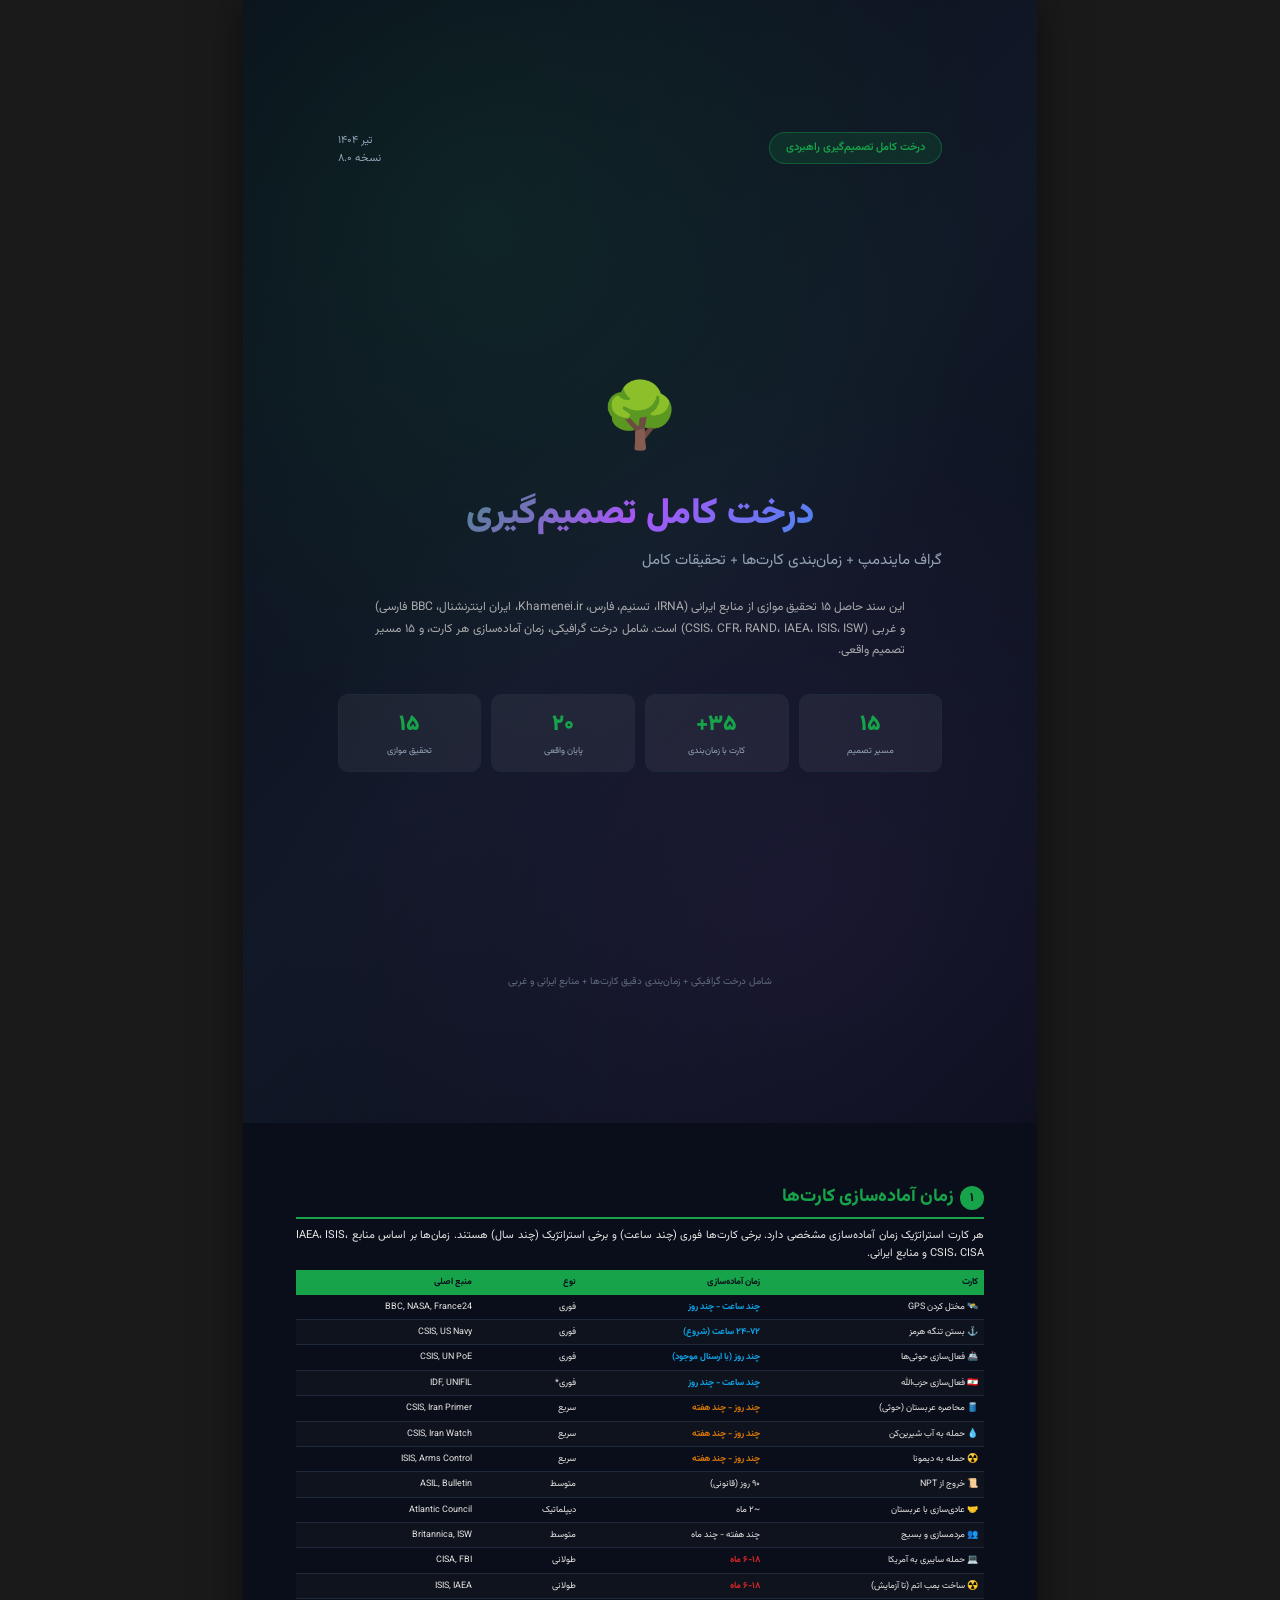
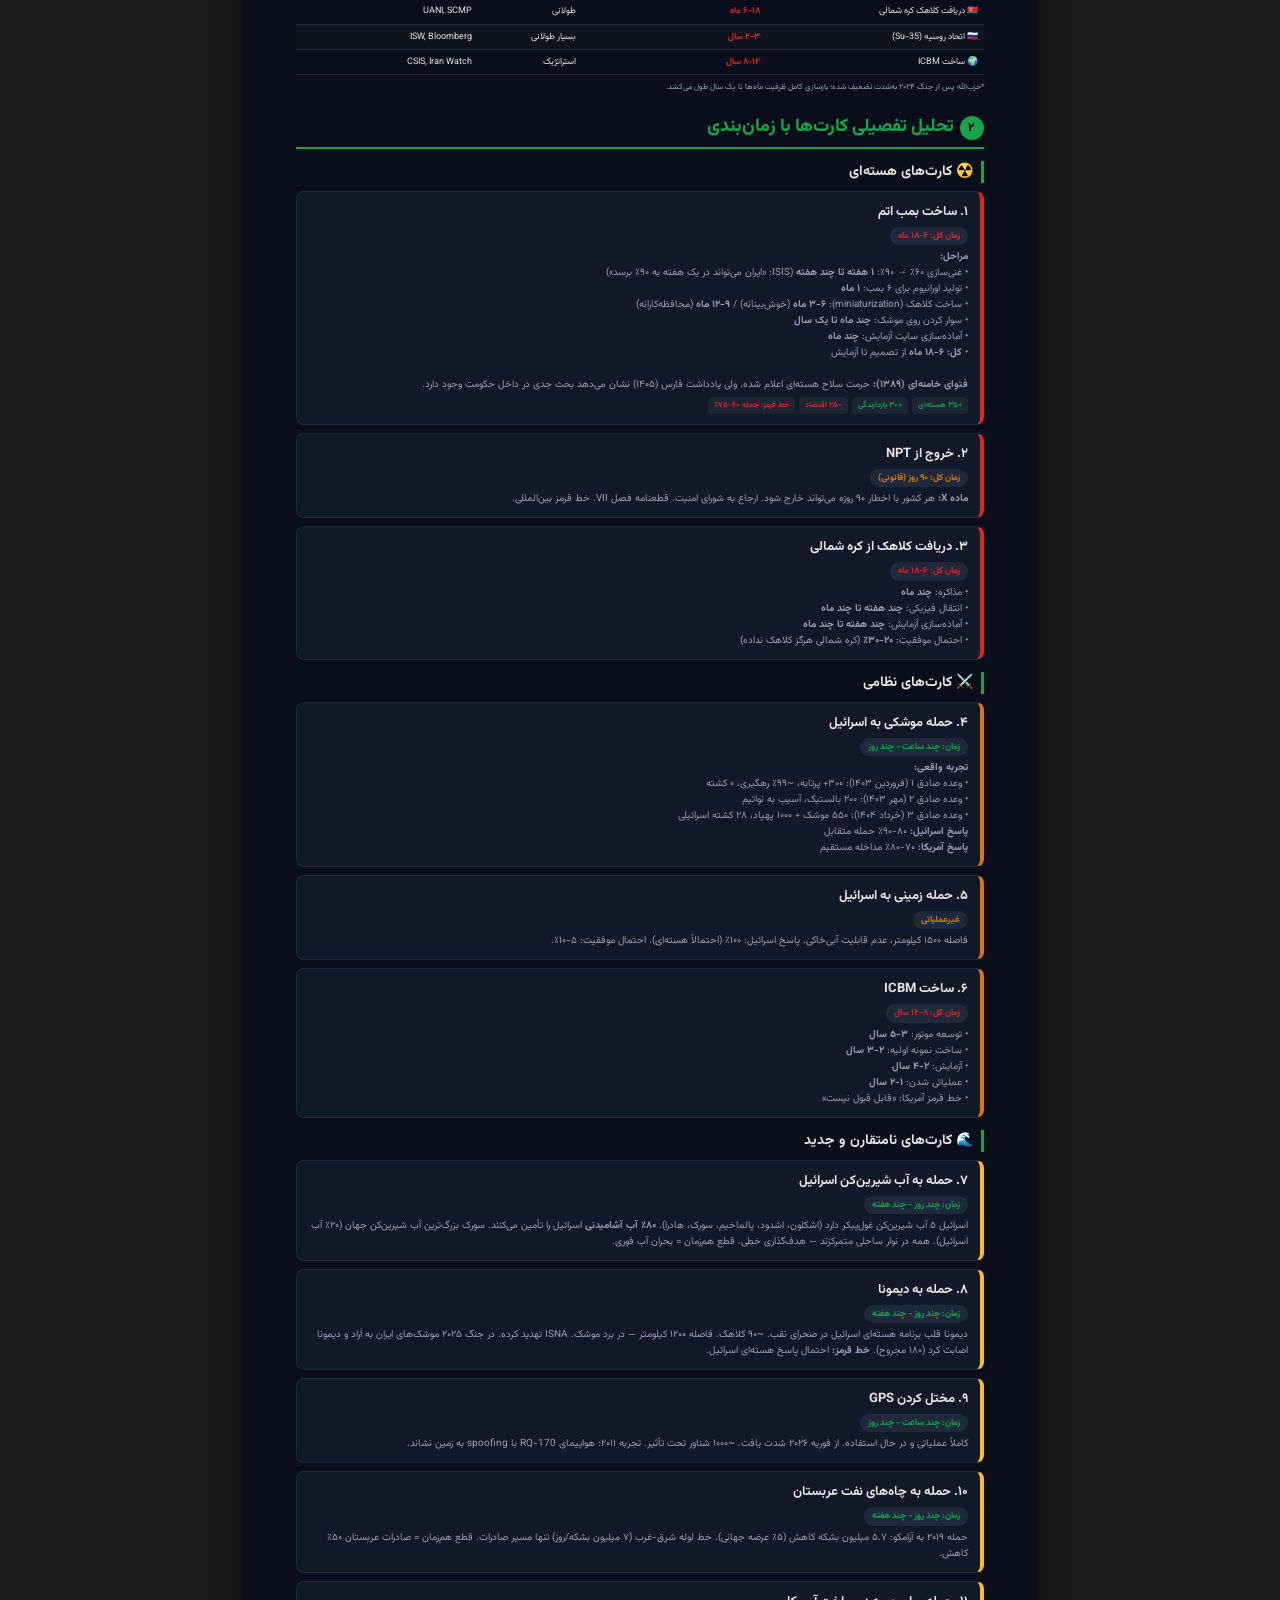
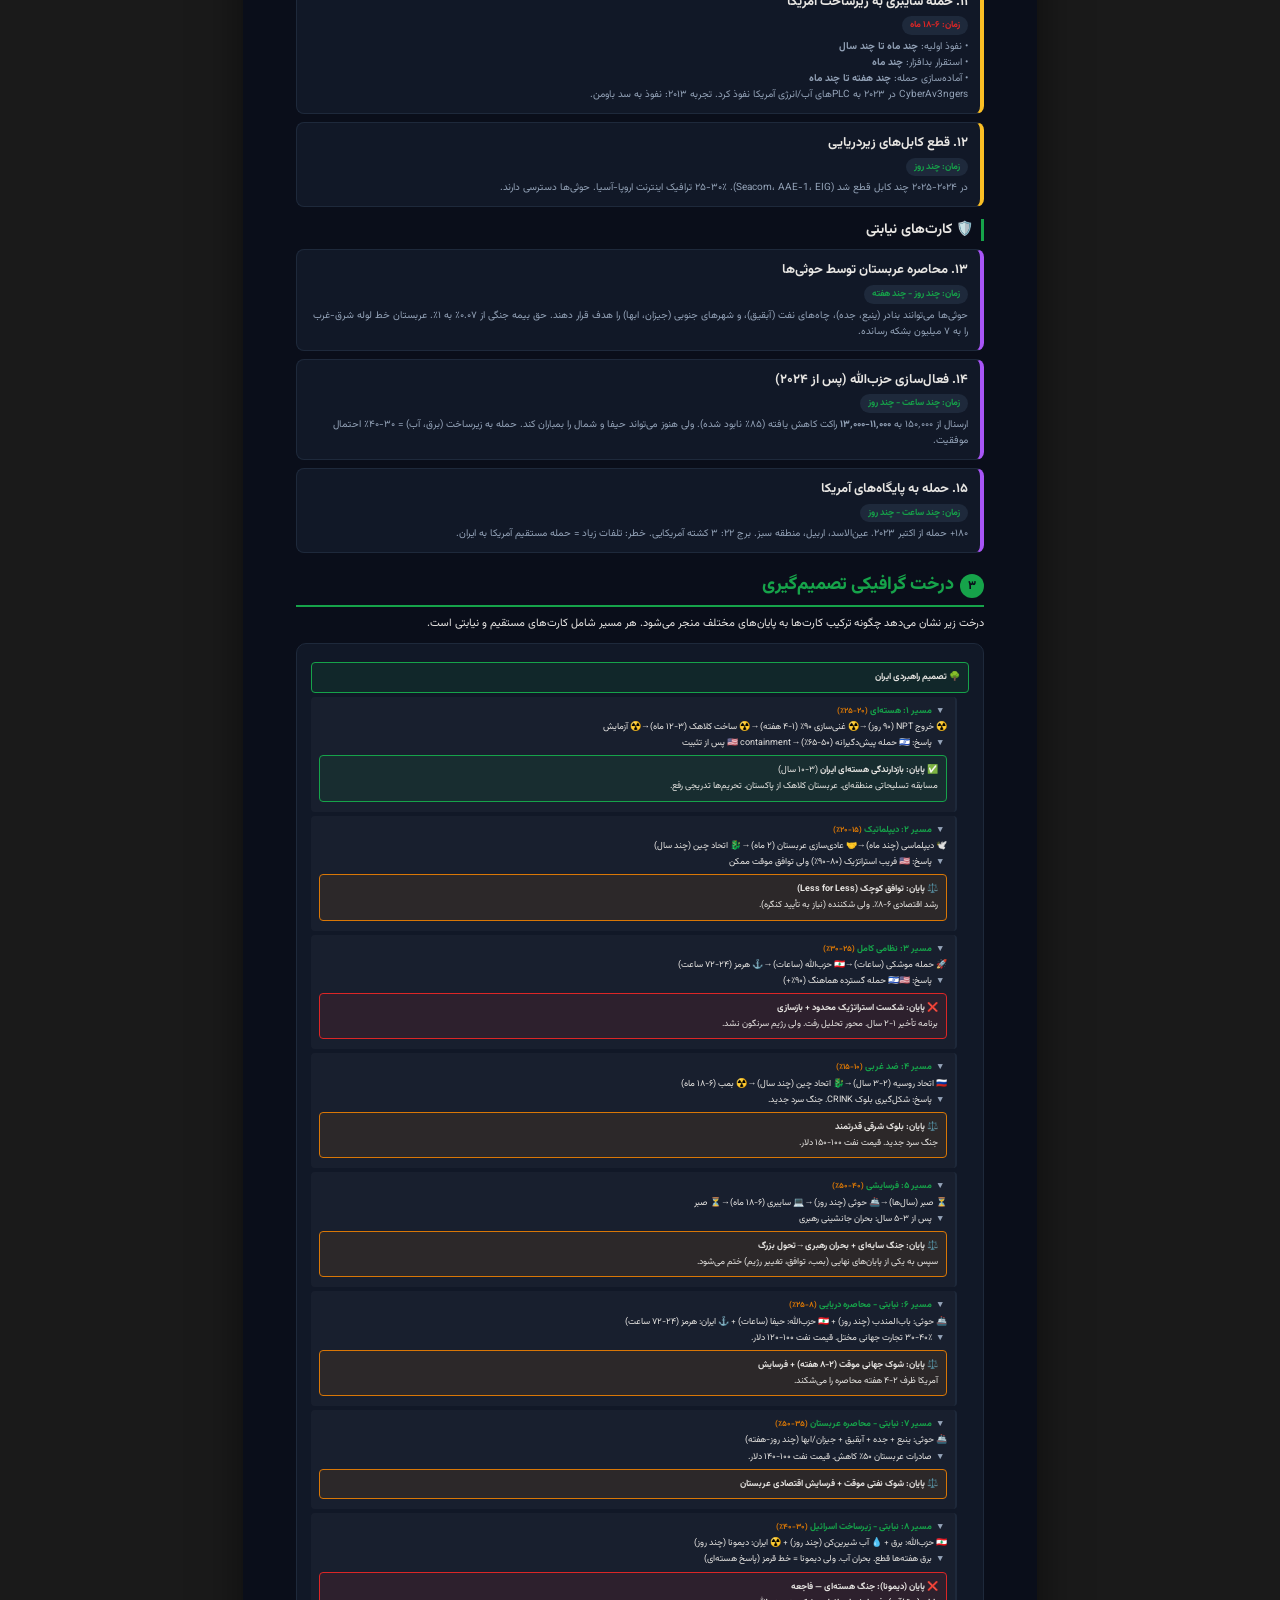
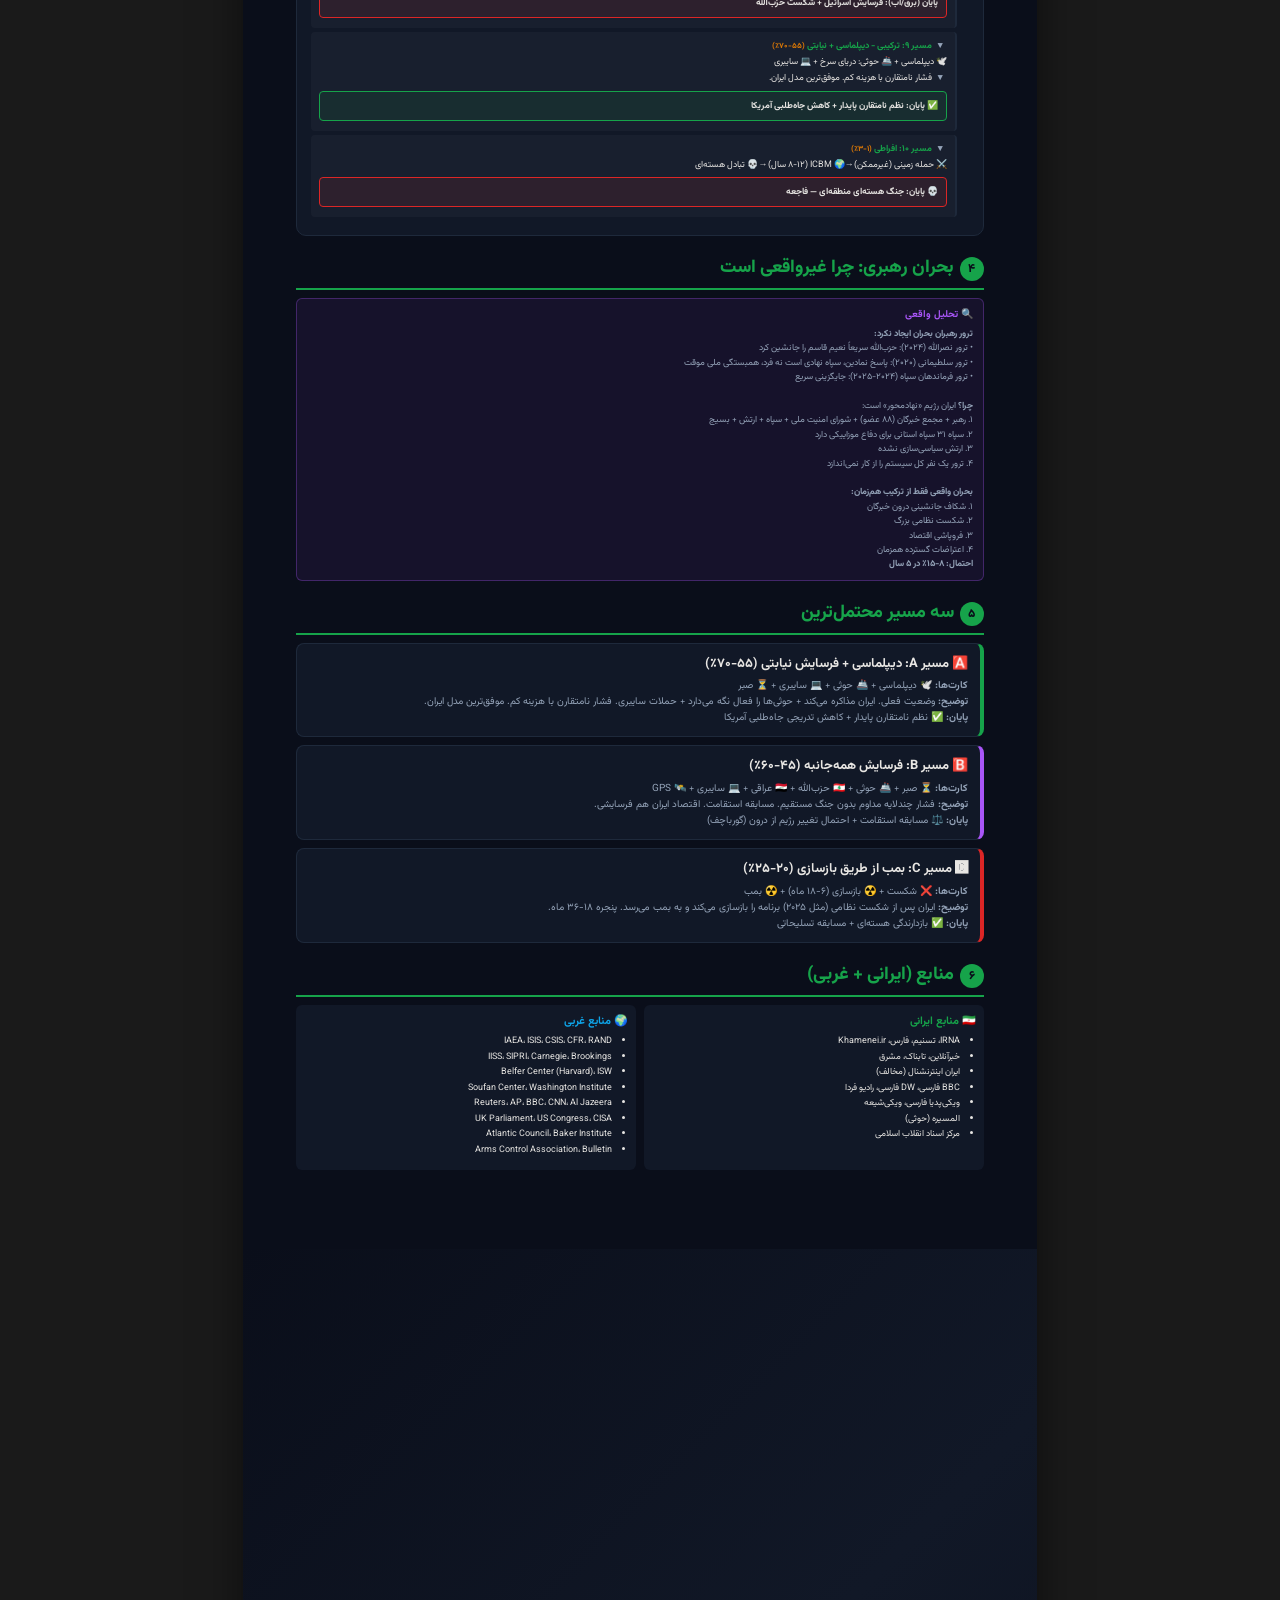
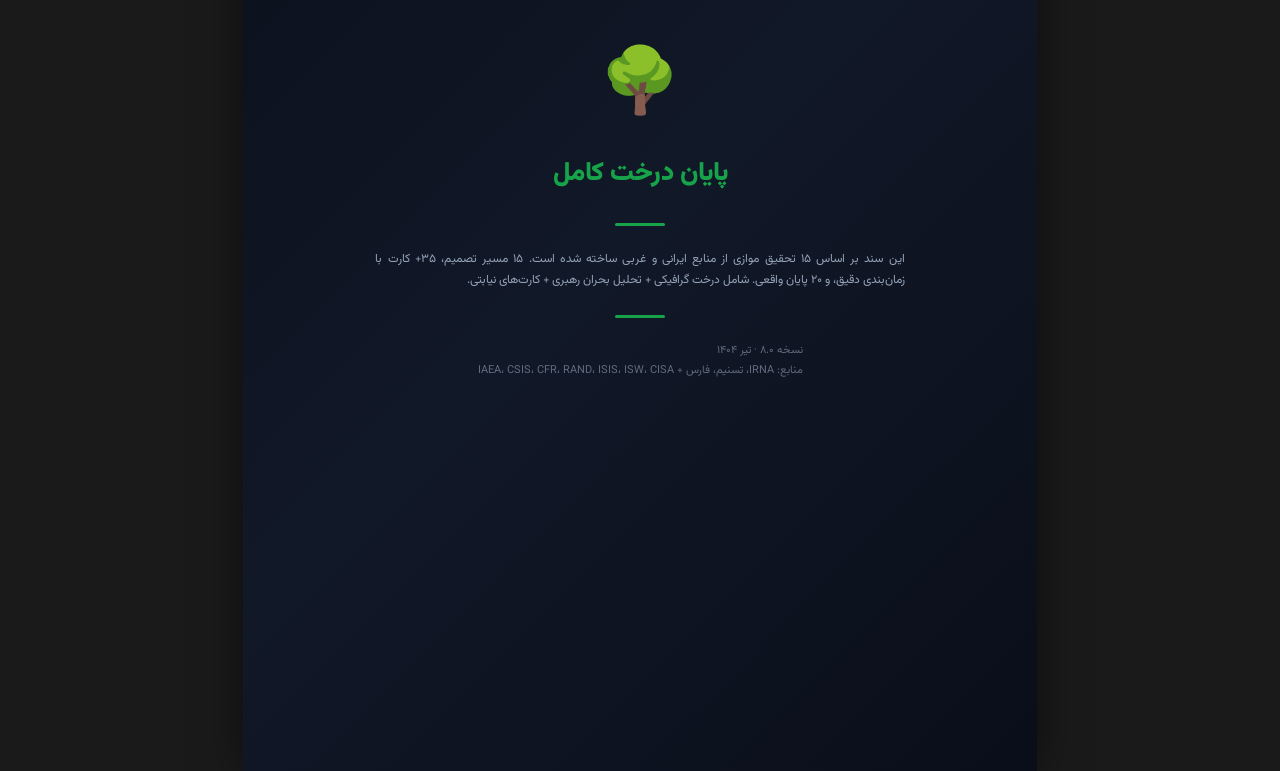
<file: scripts/decision_tree_v8.html>
<!DOCTYPE html>
<html lang="fa" dir="rtl">
<head>
<meta charset="UTF-8">
<title>درخت کامل تصمیم‌گیری راهبردی - نسخه ۸.۰</title>
<link href="https://fonts.googleapis.com/css2?family=Vazirmatn:wght@300;400;500;600;700;800;900&display=swap" rel="stylesheet">
<style>
@page { size: A4; margin: 0; }
:root {
    --c-bg: #0a0e1a;
    --c-text: #e8e6e3;
    --c-accent: #16a34a;
    --c-danger: #dc2626;
    --c-warn: #d97706;
    --c-info: #0ea5e9;
    --c-purple: #a855f7;
    --c-muted: #94a3b8;
    --c-border: #1e293b;
    --c-card: #111827;
    --c-card-light: #1e293b;
}
* { box-sizing: border-box; }
html, body {
    margin: 0; padding: 0;
    background: var(--c-bg);
    color: var(--c-text);
    font-family: 'Vazirmatn', 'Noto Sans Arabic', sans-serif;
    font-size: 11px;
    line-height: 1.6;
}
@media screen {
    html { background: #1a1a1a; display: flex; justify-content: center; }
    body { width: 210mm; background: var(--c-bg); box-shadow: 0 0 40px rgba(0,0,0,0.5); }
}

/* COVER */
.cover {
    width: 210mm; height: 297mm;
    padding: 35mm 25mm;
    background: linear-gradient(135deg, #0a0e1a 0%, #111827 50%, #0a0e1a 100%);
    break-after: page;
    position: relative; overflow: hidden;
    display: flex; flex-direction: column; justify-content: space-between;
}
.cover::before {
    content: ''; position: absolute; top: 0; left: 0; width: 100%; height: 100%;
    background: radial-gradient(circle at 30% 20%, rgba(22, 163, 74, 0.12) 0%, transparent 50%),
                radial-gradient(circle at 70% 80%, rgba(168, 85, 247, 0.08) 0%, transparent 50%);
    pointer-events: none;
}
.cover-content { position: relative; z-index: 2; display: flex; flex-direction: column; height: 100%; }
.cover-header { display: flex; justify-content: space-between; align-items: flex-start; }
.cover-badge {
    background: rgba(22, 163, 74, 0.15); border: 1px solid rgba(22, 163, 74, 0.4);
    color: var(--c-accent); padding: 6px 16px; border-radius: 20px;
    font-size: 11px; font-weight: 600;
}
.cover-date { color: var(--c-muted); font-size: 11px; text-align: left; }
.cover-main { text-align: center; margin: auto 0; }
.cover-icon { font-size: 64px; margin-bottom: 20px; }
.cover-title {
    font-size: 36px; font-weight: 900; line-height: 1.2; margin: 0 0 12px;
    background: linear-gradient(135deg, #16a34a 0%, #a855f7 50%, #0ea5e9 100%);
    -webkit-background-clip: text; background-clip: text; -webkit-text-fill-color: transparent;
}
.cover-subtitle { font-size: 15px; color: var(--c-muted); margin: 0 0 24px; }
.cover-desc {
    font-size: 12px; color: var(--c-text); opacity: 0.7; line-height: 1.8;
    max-width: 140mm; margin: 0 auto;
}
.cover-stats { display: grid; grid-template-columns: repeat(4, 1fr); gap: 10px; margin: 32px auto 0; max-width: 160mm; }
.cover-stat {
    background: rgba(255,255,255,0.05); border: 1px solid var(--c-border);
    border-radius: 10px; padding: 12px; text-align: center;
}
.cover-stat-num { font-size: 22px; font-weight: 900; color: var(--c-accent); }
.cover-stat-label { font-size: 9px; color: var(--c-muted); margin-top: 2px; }
.cover-footer { text-align: center; color: var(--c-muted); font-size: 10px; opacity: 0.6; }

/* CONTENT */
.main-content { padding: 16mm 14mm; }
.section { margin-bottom: 18px; break-inside: avoid; }
.section-title {
    font-size: 18px; font-weight: 800; color: var(--c-accent);
    margin: 0 0 8px; padding-bottom: 5px; border-bottom: 2px solid var(--c-accent);
}
.section-num {
    display: inline-block; background: var(--c-accent); color: var(--c-bg);
    width: 24px; height: 24px; line-height: 24px; text-align: center;
    border-radius: 50%; font-size: 12px; margin-left: 6px;
}
.subsection-title {
    font-size: 14px; font-weight: 700; color: var(--c-text);
    margin: 12px 0 5px; padding-right: 8px; border-right: 3px solid var(--c-accent);
}
p { margin: 5px 0; text-align: justify; line-height: 1.7; }
table { width: 100%; border-collapse: collapse; margin: 6px 0; font-size: 9px; }
th { background: var(--c-accent); color: var(--c-bg); padding: 5px 6px; text-align: right; font-weight: 700; font-size: 9px; }
td { padding: 5px 6px; border-bottom: 1px solid var(--c-border); text-align: right; }
tr:nth-child(even) td { background: rgba(255,255,255,0.02); }
ul, ol { padding-right: 16px; margin: 5px 0; }
li { margin: 2px 0; line-height: 1.5; }
.danger { color: var(--c-danger); font-weight: 700; }
.warn { color: var(--c-warn); font-weight: 700; }
.info { color: var(--c-info); font-weight: 700; }

/* CARD BOXES */
.card-box {
    background: var(--c-card); border: 1px solid var(--c-border);
    border-radius: 8px; padding: 10px 12px; margin: 8px 0; break-inside: avoid;
}
.card-box.nuclear { border-right: 4px solid var(--c-danger); }
.card-box.military { border-right: 4px solid var(--c-warn); }
.card-box.diplomatic { border-right: 4px solid var(--c-accent); }
.card-box.proxy { border-right: 4px solid var(--c-purple); }
.card-box.asymmetric { border-right: 4px solid var(--c-info); }
.card-box.new { border-right: 4px solid #fbbf24; }
.card-title { font-size: 13px; font-weight: 700; margin-bottom: 4px; }
.card-timeline {
    display: inline-block; background: var(--c-card-light); padding: 2px 8px;
    border-radius: 10px; font-size: 9px; font-weight: 700; color: var(--c-warn); margin-bottom: 4px;
}
.card-timeline.fast { color: var(--c-accent); }
.card-timeline.slow { color: var(--c-danger); }
.card-content { font-size: 10px; color: var(--c-muted); line-height: 1.6; }
.card-effects {
    display: flex; gap: 4px; flex-wrap: wrap; margin-top: 4px;
}
.effect-badge {
    background: rgba(255,255,255,0.05); padding: 2px 6px; border-radius: 4px;
    font-size: 8px; font-weight: 600;
}
.effect-badge.pos { color: var(--c-accent); }
.effect-badge.neg { color: var(--c-danger); }

/* MERMAID DIAGRAM CONTAINER */
.mermaid-container {
    background: white; border-radius: 8px; padding: 12px; margin: 10px 0; break-inside: avoid;
    text-align: center;
}
.mermaid-container svg { max-width: 100%; height: auto; }

/* DECISION TREE VISUAL */
.tree-visual {
    background: var(--c-card); border: 1px solid var(--c-border);
    border-radius: 10px; padding: 14px; margin: 10px 0; break-inside: avoid;
    font-family: 'Vazirmatn', monospace; font-size: 9px; line-height: 1.8;
    direction: rtl; text-align: right;
}
.tree-branch {
    margin: 4px 0; padding: 6px 8px; border-radius: 4px;
}
.tree-branch.root { background: rgba(22, 163, 74, 0.1); border: 1px solid var(--c-accent); font-weight: 700; }
.tree-branch.path { background: rgba(255,255,255,0.03); margin-right: 12px; border-right: 2px solid var(--c-border); }
.tree-branch.end-victory { background: rgba(22, 163, 74, 0.1); border: 1px solid var(--c-accent); }
.tree-branch.end-defeat { background: rgba(220, 38, 38, 0.1); border: 1px solid var(--c-danger); }
.tree-branch.end-compromise { background: rgba(217, 119, 6, 0.1); border: 1px solid var(--c-warn); }
.tree-arrow { color: var(--c-muted); margin: 0 4px; }
.tree-label { font-weight: 700; color: var(--c-accent); }
.tree-prob { color: var(--c-warn); font-weight: 700; font-size: 8px; }

/* PERSPECTIVE BOX */
.perspective-box {
    background: rgba(168, 85, 247, 0.08); border: 1px solid rgba(168, 85, 247, 0.3);
    border-radius: 6px; padding: 8px 10px; margin: 6px 0; break-inside: avoid;
}
.perspective-title { font-size: 10px; font-weight: 700; color: var(--c-purple); margin-bottom: 4px; }
.perspective-content { font-size: 9px; color: var(--c-muted); line-height: 1.6; }

/* ENDING */
.ending {
    width: 210mm; height: 297mm; padding: 35mm 25mm;
    background: linear-gradient(135deg, #0a0e1a 0%, #111827 50%, #0a0e1a 100%);
    break-before: page; position: relative; overflow: hidden;
    display: flex; flex-direction: column; justify-content: center; align-items: center; text-align: center;
}
.ending-icon { font-size: 64px; margin-bottom: 16px; }
.ending-title { font-size: 26px; font-weight: 900; color: var(--c-accent); margin: 0 0 10px; }
.ending-text { font-size: 12px; color: var(--c-muted); max-width: 140mm; line-height: 1.8; }
.ending-divider { width: 50px; height: 3px; background: var(--c-accent); margin: 18px auto; border-radius: 2px; }
</style>
</head>
<body>

<!-- COVER -->
<div class="cover">
    <div class="cover-content">
        <div class="cover-header">
            <div class="cover-badge">درخت کامل تصمیم‌گیری راهبردی</div>
            <div class="cover-date">تیر ۱۴۰۴<br>نسخه ۸.۰</div>
        </div>
        <div class="cover-main">
            <div class="cover-icon">🌳</div>
            <h1 class="cover-title">درخت کامل تصمیم‌گیری</h1>
            <p class="cover-subtitle">گراف مایندمپ + زمان‌بندی کارت‌ها + تحقیقات کامل</p>
            <p class="cover-desc">
                این سند حاصل ۱۵ تحقیق موازی از منابع ایرانی (IRNA، تسنیم، فارس، Khamenei.ir،
                ایران اینترنشنال، BBC فارسی) و غربی (CSIS، CFR، RAND، IAEA، ISIS، ISW) است.
                شامل درخت گرافیکی، زمان آماده‌سازی هر کارت، و ۱۵ مسیر تصمیم واقعی.
            </p>
            <div class="cover-stats">
                <div class="cover-stat"><div class="cover-stat-num">۱۵</div><div class="cover-stat-label">مسیر تصمیم</div></div>
                <div class="cover-stat"><div class="cover-stat-num">۳۵+</div><div class="cover-stat-label">کارت با زمان‌بندی</div></div>
                <div class="cover-stat"><div class="cover-stat-num">۲۰</div><div class="cover-stat-label">پایان واقعی</div></div>
                <div class="cover-stat"><div class="cover-stat-num">۱۵</div><div class="cover-stat-label">تحقیق موازی</div></div>
            </div>
        </div>
        <div class="cover-footer">شامل درخت گرافیکی + زمان‌بندی دقیق کارت‌ها + منابع ایرانی و غربی</div>
    </div>
</div>

<div class="main-content">

<!-- 1. CARD TIMELINES -->
<div class="section">
    <h2 class="section-title"><span class="section-num">۱</span>زمان آماده‌سازی کارت‌ها</h2>
    <p>هر کارت استراتژیک زمان آماده‌سازی مشخصی دارد. برخی کارت‌ها فوری (چند ساعت) و برخی استراتژیک (چند سال) هستند. زمان‌ها بر اساس منابع IAEA، ISIS، CSIS، CISA و منابع ایرانی.</p>
    
    <table>
        <thead>
            <tr>
                <th>کارت</th>
                <th>زمان آماده‌سازی</th>
                <th>نوع</th>
                <th>منبع اصلی</th>
            </tr>
        </thead>
        <tbody>
            <tr><td>🛰️ مختل کردن GPS</td><td class="info">چند ساعت - چند روز</td><td>فوری</td><td>BBC, NASA, France24</td></tr>
            <tr><td>⚓ بستن تنگه هرمز</td><td class="info">۲۴-۷۲ ساعت (شروع)</td><td>فوری</td><td>CSIS, US Navy</td></tr>
            <tr><td>🚢 فعال‌سازی حوثی‌ها</td><td class="info">چند روز (با ارسنال موجود)</td><td>فوری</td><td>CSIS, UN PoE</td></tr>
            <tr><td>🇱🇧 فعال‌سازی حزب‌الله</td><td class="info">چند ساعت - چند روز</td><td>فوری*</td><td>IDF, UNIFIL</td></tr>
            <tr><td>🛢️ محاصره عربستان (حوثی)</td><td class="warn">چند روز - چند هفته</td><td>سریع</td><td>CSIS, Iran Primer</td></tr>
            <tr><td>💧 حمله به آب شیرین‌کن</td><td class="warn">چند روز - چند هفته</td><td>سریع</td><td>CSIS, Iran Watch</td></tr>
            <tr><td>☢️ حمله به دیمونا</td><td class="warn">چند روز - چند هفته</td><td>سریع</td><td>ISIS, Arms Control</td></tr>
            <tr><td>📜 خروج از NPT</td><td>۹۰ روز (قانونی)</td><td>متوسط</td><td>ASIL, Bulletin</td></tr>
            <tr><td>🤝 عادی‌سازی با عربستان</td><td>~۲ ماه</td><td>دیپلماتیک</td><td>Atlantic Council</td></tr>
            <tr><td>👥 مردمسازی و بسیج</td><td>چند هفته - چند ماه</td><td>متوسط</td><td>Britannica, ISW</td></tr>
            <tr><td>💻 حمله سایبری به آمریکا</td><td class="danger">۶-۱۸ ماه</td><td>طولانی</td><td>CISA, FBI</td></tr>
            <tr><td>☢️ ساخت بمب اتم (تا آزمایش)</td><td class="danger">۶-۱۸ ماه</td><td>طولانی</td><td>ISIS, IAEA</td></tr>
            <tr><td>🇰🇵 دریافت کلاهک کره شمالی</td><td class="danger">۶-۱۸ ماه</td><td>طولانی</td><td>UANI, SCMP</td></tr>
            <tr><td>🇷🇺 اتحاد روسیه (Su-35)</td><td class="danger">۲-۳ سال</td><td>بسیار طولانی</td><td>ISW, Bloomberg</td></tr>
            <tr><td>🌍 ساخت ICBM</td><td class="danger">۸-۱۲ سال</td><td>استراتژیک</td><td>CSIS, Iran Watch</td></tr>
        </tbody>
    </table>
    <p style="font-size:8px;color:var(--c-muted);margin-top:4px;">*حزب‌الله پس از جنگ ۲۰۲۴ به‌شدت تضعیف شده؛ بازسازی کامل ظرفیت ماه‌ها تا یک سال طول می‌کشد.</p>
</div>

<!-- 2. DETAILED CARD ANALYSIS -->
<div class="section">
    <h2 class="section-title"><span class="section-num">۲</span>تحلیل تفصیلی کارت‌ها با زمان‌بندی</h2>
    
    <h3 class="subsection-title">☢️ کارت‌های هسته‌ای</h3>
    
    <div class="card-box nuclear">
        <div class="card-title">۱. ساخت بمب اتم</div>
        <div class="card-timeline slow">زمان کل: ۶-۱۸ ماه</div>
        <div class="card-content">
            <strong>مراحل:</strong><br>
            • غنی‌سازی ۶۰٪ → ۹۰٪: <strong>۱ هفته تا چند هفته</strong> (ISIS: «ایران می‌تواند در یک هفته به ۹۰٪ برسد»)<br>
            • تولید اورانیوم برای ۶ بمب: <strong>۱ ماه</strong><br>
            • ساخت کلاهک (miniaturization): <strong>۳-۶ ماه</strong> (خوش‌بینانه) / <strong>۹-۱۲ ماه</strong> (محافظه‌کارانه)<br>
            • سوار کردن روی موشک: <strong>چند ماه تا یک سال</strong><br>
            • آماده‌سازی سایت آزمایش: <strong>چند ماه</strong><br>
            • <strong>کل: ۶-۱۸ ماه</strong> از تصمیم تا آزمایش<br><br>
            <strong>فتوای خامنه‌ای (۱۳۸۹):</strong> حرمت سلاح هسته‌ای اعلام شده. ولی یادداشت فارس (۱۴۰۵) نشان می‌دهد بحث جدی در داخل حکومت وجود دارد.
        </div>
        <div class="card-effects">
            <span class="effect-badge pos">+۳۵ هسته‌ای</span>
            <span class="effect-badge pos">+۳۰ بازدارندگی</span>
            <span class="effect-badge neg">-۲۵ اقتصاد</span>
            <span class="effect-badge neg">خط قرمز: حمله ۶۰-۷۵٪</span>
        </div>
    </div>

    <div class="card-box nuclear">
        <div class="card-title">۲. خروج از NPT</div>
        <div class="card-timeline">زمان کل: ۹۰ روز (قانونی)</div>
        <div class="card-content">
            <strong>ماده X:</strong> هر کشور با اخطار ۹۰ روزه می‌تواند خارج شود. ارجاع به شورای امنیت. قطعنامه فصل VII. خط قرمز بین‌المللی.
        </div>
    </div>

    <div class="card-box nuclear">
        <div class="card-title">۳. دریافت کلاهک از کره شمالی</div>
        <div class="card-timeline slow">زمان کل: ۶-۱۸ ماه</div>
        <div class="card-content">
            • مذاکره: <strong>چند ماه</strong><br>
            • انتقال فیزیکی: <strong>چند هفته تا چند ماه</strong><br>
            • آماده‌سازی آزمایش: <strong>چند هفته تا چند ماه</strong><br>
            • احتمال موفقیت: <strong>۲۰-۳۰٪</strong> (کره شمالی هرگز کلاهک نداده)
        </div>
    </div>

    <h3 class="subsection-title">⚔️ کارت‌های نظامی</h3>
    
    <div class="card-box military">
        <div class="card-title">۴. حمله موشکی به اسرائیل</div>
        <div class="card-timeline fast">زمان: چند ساعت - چند روز</div>
        <div class="card-content">
            <strong>تجربه واقعی:</strong><br>
            • وعده صادق ۱ (فروردین ۱۴۰۳): ۳۰۰+ پرتابه، ~۹۹٪ رهگیری، ۰ کشته<br>
            • وعده صادق ۲ (مهر ۱۴۰۳): ۲۰۰ بالستیک، آسیب به نواتیم<br>
            • وعده صادق ۳ (خرداد ۱۴۰۴): ۵۵۰ موشک + ۱۰۰۰ پهپاد، ۲۸ کشته اسرائیلی<br>
            <strong>پاسخ اسرائیل:</strong> ۸۰-۹۰٪ حمله متقابل<br>
            <strong>پاسخ آمریکا:</strong> ۷۰-۸۰٪ مداخله مستقیم
        </div>
    </div>

    <div class="card-box military">
        <div class="card-title">۵. حمله زمینی به اسرائیل</div>
        <div class="card-timeline">غیرعملیاتی</div>
        <div class="card-content">
            فاصله ۱۵۰۰ کیلومتر، عدم قابلیت آبی‌خاکی. پاسخ اسرائیل: ۱۰۰٪ (احتمالاً هسته‌ای). احتمال موفقیت: ۵-۱۰٪.
        </div>
    </div>

    <div class="card-box military">
        <div class="card-title">۶. ساخت ICBM</div>
        <div class="card-timeline slow">زمان کل: ۸-۱۲ سال</div>
        <div class="card-content">
            • توسعه موتور: <strong>۳-۵ سال</strong><br>
            • ساخت نمونه اولیه: <strong>۲-۳ سال</strong><br>
            • آزمایش: <strong>۲-۴ سال</strong><br>
            • عملیاتی شدن: <strong>۱-۲ سال</strong><br>
            • خط قرمز آمریکا: «قابل قبول نیست»
        </div>
    </div>

    <h3 class="subsection-title">🌊 کارت‌های نامتقارن و جدید</h3>
    
    <div class="card-box new">
        <div class="card-title">۷. حمله به آب شیرین‌کن اسرائیل</div>
        <div class="card-timeline fast">زمان: چند روز - چند هفته</div>
        <div class="card-content">
            اسرائیل ۵ آب شیرین‌کن غول‌پیکر دارد (اشکلون، اشدود، پالماخیم، سورک، هادرا). <strong>۸۰٪ آب آشامیدنی</strong> اسرائیل را تأمین می‌کنند. سورک بزرگ‌ترین آب شیرین‌کن جهان (۲۰٪ آب اسرائیل). همه در نوار ساحلی متمرکزند — هدف‌گذاری خطی. قطع هم‌زمان = بحران آب فوری.
        </div>
    </div>

    <div class="card-box new">
        <div class="card-title">۸. حمله به دیمونا</div>
        <div class="card-timeline fast">زمان: چند روز - چند هفته</div>
        <div class="card-content">
            دیمونا قلب برنامه هسته‌ای اسرائیل در صحرای نقب. ~۹۰ کلاهک. فاصله ۱۲۰۰ کیلومتر — در برد موشک. ISNA تهدید کرده. در جنگ ۲۰۲۵ موشک‌های ایران به اَراد و دیمونا اصابت کرد (۱۸۰ مجروح). <strong>خط قرمز:</strong> احتمال پاسخ هسته‌ای اسرائیل.
        </div>
    </div>

    <div class="card-box new">
        <div class="card-title">۹. مختل کردن GPS</div>
        <div class="card-timeline fast">زمان: چند ساعت - چند روز</div>
        <div class="card-content">
            کاملاً عملیاتی و در حال استفاده. از فوریه ۲۰۲۶ شدت یافت. ~۱۰۰۰ شناور تحت تأثیر. تجربه ۲۰۱۱: هواپیمای RQ-170 با spoofing به زمین نشاند.
        </div>
    </div>

    <div class="card-box new">
        <div class="card-title">۱۰. حمله به چاه‌های نفت عربستان</div>
        <div class="card-timeline fast">زمان: چند روز - چند هفته</div>
        <div class="card-content">
            حمله ۲۰۱۹ به آرامکو: ۵.۷ میلیون بشکه کاهش (۵٪ عرضه جهانی). خط لوله شرق-غرب (۷ میلیون بشکه/روز) تنها مسیر صادرات. قطع هم‌زمان = صادرات عربستان ۵۰٪ کاهش.
        </div>
    </div>

    <div class="card-box new">
        <div class="card-title">۱۱. حمله سایبری به زیرساخت آمریکا</div>
        <div class="card-timeline slow">زمان: ۶-۱۸ ماه</div>
        <div class="card-content">
            • نفوذ اولیه: <strong>چند ماه تا چند سال</strong><br>
            • استقرار بدافزار: <strong>چند ماه</strong><br>
            • آماده‌سازی حمله: <strong>چند هفته تا چند ماه</strong><br>
            CyberAv3ngers در ۲۰۲۳ به PLCهای آب/انرژی آمریکا نفوذ کرد. تجربه ۲۰۱۳: نفوذ به سد باومن.
        </div>
    </div>

    <div class="card-box new">
        <div class="card-title">۱۲. قطع کابل‌های زیردریایی</div>
        <div class="card-timeline fast">زمان: چند روز</div>
        <div class="card-content">
            در ۲۰۲۴-۲۰۲۵ چند کابل قطع شد (Seacom، AAE-1، EIG). ۲۵-۳۰٪ ترافیک اینترنت اروپا-آسیا. حوثی‌ها دسترسی دارند.
        </div>
    </div>

    <h3 class="subsection-title">🛡️ کارت‌های نیابتی</h3>
    
    <div class="card-box proxy">
        <div class="card-title">۱۳. محاصره عربستان توسط حوثی‌ها</div>
        <div class="card-timeline fast">زمان: چند روز - چند هفته</div>
        <div class="card-content">
            حوثی‌ها می‌توانند بنادر (ینبع، جده)، چاه‌های نفت (آبقیق)، و شهرهای جنوبی (جیزان، ابها) را هدف قرار دهند. حق بیمه جنگی از ۰.۰۷٪ به ۱٪. عربستان خط لوله شرق-غرب را به ۷ میلیون بشکه رسانده.
        </div>
    </div>

    <div class="card-box proxy">
        <div class="card-title">۱۴. فعال‌سازی حزب‌الله (پس از ۲۰۲۴)</div>
        <div class="card-timeline fast">زمان: چند ساعت - چند روز</div>
        <div class="card-content">
            ارسنال از ۱۵۰٬۰۰۰ به <strong>۱۱٬۰۰۰-۱۳٬۰۰۰</strong> راکت کاهش یافته (۸۵٪ نابود شده). ولی هنوز می‌تواند حیفا و شمال را بمباران کند. حمله به زیرساخت (برق، آب) = ۳۰-۴۰٪ احتمال موفقیت.
        </div>
    </div>

    <div class="card-box proxy">
        <div class="card-title">۱۵. حمله به پایگاه‌های آمریکا</div>
        <div class="card-timeline fast">زمان: چند ساعت - چند روز</div>
        <div class="card-content">
            ۱۸۰+ حمله از اکتبر ۲۰۲۳. عین‌الاسد، اربیل، منطقه سبز. برج ۲۲: ۳ کشته آمریکایی. خطر: تلفات زیاد = حمله مستقیم آمریکا به ایران.
        </div>
    </div>
</div>

<!-- 3. DECISION TREE VISUAL -->
<div class="section">
    <h2 class="section-title"><span class="section-num">۳</span>درخت گرافیکی تصمیم‌گیری</h2>
    <p>درخت زیر نشان می‌دهد چگونه ترکیب کارت‌ها به پایان‌های مختلف منجر می‌شود. هر مسیر شامل کارت‌های مستقیم و نیابتی است.</p>
    
    <div class="tree-visual">
        <div class="tree-branch root">
            🌳 تصمیم راهبردی ایران
        </div>
        
        <div class="tree-branch path">
            <span class="tree-arrow">▼</span> <span class="tree-label">مسیر ۱: هسته‌ای</span> <span class="tree-prob">(۲۰-۲۵٪)</span><br>
            ☢️ خروج NPT (۹۰ روز) → ☢️ غنی‌سازی ۹۰٪ (۱-۴ هفته) → ☢️ ساخت کلاهک (۳-۱۲ ماه) → ☢️ آزمایش<br>
            <span class="tree-arrow">▼</span> پاسخ: 🇮🇱 حمله پیش‌دگیرانه (۵۰-۶۵٪) → 🇺🇸 containment پس از تثبیت<br>
            <div class="tree-branch end-victory">
                ✅ <strong>پایان: بازدارندگی هسته‌ای ایران</strong> (۳-۱۰ سال)<br>
                مسابقه تسلیحاتی منطقه‌ای. عربستان کلاهک از پاکستان. تحریم‌ها تدریجی رفع.
            </div>
        </div>

        <div class="tree-branch path">
            <span class="tree-arrow">▼</span> <span class="tree-label">مسیر ۲: دیپلماتیک</span> <span class="tree-prob">(۱۵-۲۰٪)</span><br>
            🕊️ دیپلماسی (چند ماه) → 🤝 عادی‌سازی عربستان (۲ ماه) → 🐉 اتحاد چین (چند سال)<br>
            <span class="tree-arrow">▼</span> پاسخ: 🇺🇸 فریب استراتژیک (۸۰-۹۰٪) ولی توافق موقت ممکن<br>
            <div class="tree-branch end-compromise">
                ⚖️ <strong>پایان: توافق کوچک (Less for Less)</strong><br>
                رشد اقتصادی ۶-۸٪. ولی شکننده (نیاز به تأیید کنگره).
            </div>
        </div>

        <div class="tree-branch path">
            <span class="tree-arrow">▼</span> <span class="tree-label">مسیر ۳: نظامی کامل</span> <span class="tree-prob">(۲۵-۳۰٪)</span><br>
            🚀 حمله موشکی (ساعات) → 🇱🇧 حزب‌الله (ساعات) → ⚓ هرمز (۲۴-۷۲ ساعت)<br>
            <span class="tree-arrow">▼</span> پاسخ: 🇮🇱🇺🇸 حمله گسترده هماهنگ (۹۰٪+)<br>
            <div class="tree-branch end-defeat">
                ❌ <strong>پایان: شکست استراتژیک محدود + بازسازی</strong><br>
                برنامه تأخیر ۱-۲ سال. محور تحلیل رفت. ولی رژیم سرنگون نشد.
            </div>
        </div>

        <div class="tree-branch path">
            <span class="tree-arrow">▼</span> <span class="tree-label">مسیر ۴: ضد غربی</span> <span class="tree-prob">(۱۰-۱۵٪)</span><br>
            🇷🇺 اتحاد روسیه (۲-۳ سال) → 🐉 اتحاد چین (چند سال) → ☢️ بمب (۶-۱۸ ماه)<br>
            <span class="tree-arrow">▼</span> پاسخ: شکل‌گیری بلوک CRINK. جنگ سرد جدید.<br>
            <div class="tree-branch end-compromise">
                ⚖️ <strong>پایان: بلوک شرقی قدرتمند</strong><br>
                جنگ سرد جدید. قیمت نفت ۱۰۰-۱۵۰ دلار.
            </div>
        </div>

        <div class="tree-branch path">
            <span class="tree-arrow">▼</span> <span class="tree-label">مسیر ۵: فرسایشی</span> <span class="tree-prob">(۴۰-۵۰٪)</span><br>
            ⏳ صبر (سال‌ها) → 🚢 حوثی (چند روز) → 💻 سایبری (۶-۱۸ ماه) → ⏳ صبر<br>
            <span class="tree-arrow">▼</span> پس از ۳-۵ سال: بحران جانشینی رهبری<br>
            <div class="tree-branch end-compromise">
                ⚖️ <strong>پایان: جنگ سایه‌ای + بحران رهبری → تحول بزرگ</strong><br>
                سپس به یکی از پایان‌های نهایی (بمب، توافق، تغییر رژیم) ختم می‌شود.
            </div>
        </div>

        <div class="tree-branch path">
            <span class="tree-arrow">▼</span> <span class="tree-label">مسیر ۶: نیابتی - محاصره دریایی</span> <span class="tree-prob">(۸-۲۵٪)</span><br>
            🚢 حوثی: باب‌المندب (چند روز) + 🇱🇧 حزب‌الله: حیفا (ساعات) + ⚓ ایران: هرمز (۲۴-۷۲ ساعت)<br>
            <span class="tree-arrow">▼</span> ۳۰-۴۰٪ تجارت جهانی مختل. قیمت نفت ۱۰۰-۱۲۰ دلار.<br>
            <div class="tree-branch end-compromise">
                ⚖️ <strong>پایان: شوک جهانی موقت (۲-۸ هفته) + فرسایش</strong><br>
                آمریکا ظرف ۲-۴ هفته محاصره را می‌شکند.
            </div>
        </div>

        <div class="tree-branch path">
            <span class="tree-arrow">▼</span> <span class="tree-label">مسیر ۷: نیابتی - محاصره عربستان</span> <span class="tree-prob">(۳۵-۵۰٪)</span><br>
            🚢 حوثی: ینبع + جده + آبقیق + جیزان/ابها (چند روز-هفته)<br>
            <span class="tree-arrow">▼</span> صادرات عربستان ۵۰٪ کاهش. قیمت نفت ۱۰۰-۱۴۰ دلار.<br>
            <div class="tree-branch end-compromise">
                ⚖️ <strong>پایان: شوک نفتی موقت + فرسایش اقتصادی عربستان</strong>
            </div>
        </div>

        <div class="tree-branch path">
            <span class="tree-arrow">▼</span> <span class="tree-label">مسیر ۸: نیابتی - زیرساخت اسرائیل</span> <span class="tree-prob">(۳۰-۴۰٪)</span><br>
            🇱🇧 حزب‌الله: برق + 💧 آب شیرین‌کن (چند روز) + ☢️ ایران: دیمونا (چند روز)<br>
            <span class="tree-arrow">▼</span> برق هفته‌ها قطع. بحران آب. ولی دیمونا = خط قرمز (پاسخ هسته‌ای)<br>
            <div class="tree-branch end-defeat">
                ❌ <strong>پایان (دیمونا): جنگ هسته‌ای — فاجعه</strong><br>
                <strong>پایان (برق/آب): فرسایش اسرائیل + شکست حزب‌الله</strong>
            </div>
        </div>

        <div class="tree-branch path">
            <span class="tree-arrow">▼</span> <span class="tree-label">مسیر ۹: ترکیبی - دیپلماسی + نیابتی</span> <span class="tree-prob">(۵۵-۷۰٪)</span><br>
            🕊️ دیپلماسی + 🚢 حوثی: دریای سرخ + 💻 سایبری<br>
            <span class="tree-arrow">▼</span> فشار نامتقارن با هزینه کم. موفق‌ترین مدل ایران.<br>
            <div class="tree-branch end-victory">
                ✅ <strong>پایان: نظم نامتقارن پایدار + کاهش جاه‌طلبی آمریکا</strong>
            </div>
        </div>

        <div class="tree-branch path">
            <span class="tree-arrow">▼</span> <span class="tree-label">مسیر ۱۰: افراطی</span> <span class="tree-prob">(۱-۳٪)</span><br>
            ⚔️ حمله زمینی (غیرممکن) → 🌍 ICBM (۸-۱۲ سال) → 💀 تبادل هسته‌ای<br>
            <div class="tree-branch end-defeat">
                💀 <strong>پایان: جنگ هسته‌ای منطقه‌ای — فاجعه</strong>
            </div>
        </div>
    </div>
</div>

<!-- 4. LEADERSHIP CRISIS -->
<div class="section">
    <h2 class="section-title"><span class="section-num">۴</span>بحران رهبری: چرا غیرواقعی است</h2>
    
    <div class="perspective-box">
        <div class="perspective-title">🔍 تحلیل واقعی</div>
        <div class="perspective-content">
            <strong>ترور رهبران بحران ایجاد نکرد:</strong><br>
            • ترور نصرالله (۲۰۲۴): حزب‌الله سریعاً نعیم قاسم را جانشین کرد<br>
            • ترور سلطیمانی (۲۰۲۰): پاسخ نمادین، سپاه نهادی است نه فرد، همبستگی ملی موقت<br>
            • ترور فرماندهان سپاه (۲۰۲۴-۲۰۲۵): جایگزینی سریع<br><br>
            <strong>چرا؟</strong> ایران رژیم «نهادمحور» است:<br>
            ۱. رهبر + مجمع خبرگان (۸۸ عضو) + شورای امنیت ملی + سپاه + ارتش + بسیج<br>
            ۲. سپاه ۳۱ سپاه استانی برای دفاع موزاییکی دارد<br>
            ۳. ارتش سیاسی‌سازی نشده<br>
            ۴. ترور یک نفر کل سیستم را از کار نمی‌اندازد<br><br>
            <strong>بحران واقعی فقط از ترکیب هم‌زمان:</strong><br>
            ۱. شکاف جانشینی درون خبرگان<br>
            ۲. شکست نظامی بزرگ<br>
            ۳. فروپاشی اقتصاد<br>
            ۴. اعتراضات گسترده همزمان<br>
            <strong>احتمال: ۸-۱۵٪ در ۵ سال</strong>
        </div>
    </div>
</div>

<!-- 5. THREE MOST LIKELY PATHS -->
<div class="section">
    <h2 class="section-title"><span class="section-num">۵</span>سه مسیر محتمل‌ترین</h2>
    
    <div class="card-box diplomatic">
        <div class="card-title">🅰️ مسیر A: دیپلماسی + فرسایش نیابتی (۵۵-۷۰٪)</div>
        <div class="card-content">
            <strong>کارت‌ها:</strong> 🕊️ دیپلماسی + 🚢 حوثی + 💻 سایبری + ⏳ صبر<br>
            <strong>توضیح:</strong> وضعیت فعلی. ایران مذاکره می‌کند + حوثی‌ها را فعال نگه می‌دارد + حملات سایبری. فشار نامتقارن با هزینه کم. موفق‌ترین مدل ایران.<br>
            <strong>پایان:</strong> ✅ نظم نامتقارن پایدار + کاهش تدریجی جاه‌طلبی آمریکا
        </div>
    </div>

    <div class="card-box proxy">
        <div class="card-title">🅱️ مسیر B: فرسایش همه‌جانبه (۴۵-۶۰٪)</div>
        <div class="card-content">
            <strong>کارت‌ها:</strong> ⏳ صبر + 🚢 حوثی + 🇱🇧 حزب‌الله + 🇮🇶 عراقی + 💻 سایبری + 🛰️ GPS<br>
            <strong>توضیح:</strong> فشار چندلایه مداوم بدون جنگ مستقیم. مسابقه استقامت. اقتصاد ایران هم فرسایشی.<br>
            <strong>پایان:</strong> ⚖️ مسابقه استقامت + احتمال تغییر رژیم از درون (گورباچف)
        </div>
    </div>

    <div class="card-box nuclear">
        <div class="card-title">🅲️ مسیر C: بمب از طریق بازسازی (۲۰-۲۵٪)</div>
        <div class="card-content">
            <strong>کارت‌ها:</strong> ❌ شکست + ☢️ بازسازی (۶-۱۸ ماه) + ☢️ بمب<br>
            <strong>توضیح:</strong> ایران پس از شکست نظامی (مثل ۲۰۲۵) برنامه را بازسازی می‌کند و به بمب می‌رسد. پنجره ۱۸-۳۶ ماه.<br>
            <strong>پایان:</strong> ✅ بازدارندگی هسته‌ای + مسابقه تسلیحاتی
        </div>
    </div>
</div>

<!-- 6. SOURCES -->
<div class="section">
    <h2 class="section-title"><span class="section-num">۶</span>منابع (ایرانی + غربی)</h2>
    <div style="display:grid;grid-template-columns:1fr 1fr;gap:8px;">
        <div style="background:var(--c-card);border-radius:6px;padding:8px;">
            <div style="font-weight:700;color:var(--c-accent);font-size:11px;margin-bottom:4px;">🇮🇷 منابع ایرانی</div>
            <ul style="font-size:9px;">
                <li>IRNA، تسنیم، فارس، Khamenei.ir</li>
                <li>خبرآنلاین، تابناک، مشرق</li>
                <li>ایران اینترنشنال (مخالف)</li>
                <li>BBC فارسی، DW فارسی، رادیو فردا</li>
                <li>ویکی‌پدیا فارسی، ویکی‌شیعه</li>
                <li>المسیره (حوثی)</li>
                <li>مرکز اسناد انقلاب اسلامی</li>
            </ul>
        </div>
        <div style="background:var(--c-card);border-radius:6px;padding:8px;">
            <div style="font-weight:700;color:var(--c-info);font-size:11px;margin-bottom:4px;">🌍 منابع غربی</div>
            <ul style="font-size:9px;">
                <li>IAEA، ISIS، CSIS، CFR، RAND</li>
                <li>IISS، SIPRI، Carnegie، Brookings</li>
                <li>Belfer Center (Harvard)، ISW</li>
                <li>Soufan Center، Washington Institute</li>
                <li>Reuters، AP، BBC، CNN، Al Jazeera</li>
                <li>UK Parliament، US Congress، CISA</li>
                <li>Atlantic Council، Baker Institute</li>
                <li>Arms Control Association، Bulletin</li>
            </ul>
        </div>
    </div>
</div>

</div>

<!-- ENDING -->
<div class="ending">
    <div class="ending-icon">🌳</div>
    <h1 class="ending-title">پایان درخت کامل</h1>
    <div class="ending-divider"></div>
    <p class="ending-text">
        این سند بر اساس ۱۵ تحقیق موازی از منابع ایرانی و غربی ساخته شده است.
        ۱۵ مسیر تصمیم، ۳۵+ کارت با زمان‌بندی دقیق، و ۲۰ پایان واقعی.
        شامل درخت گرافیکی + تحلیل بحران رهبری + کارت‌های نیابتی.
    </p>
    <div class="ending-divider"></div>
    <p class="ending-text" style="font-size:11px;opacity:0.6">
        نسخه ۸.۰ · تیر ۱۴۰۴<br>
        منابع: IRNA، تسنیم، فارس + IAEA، CSIS، CFR، RAND، ISIS، ISW، CISA
    </p>
</div>

</body>
</html>
</file>
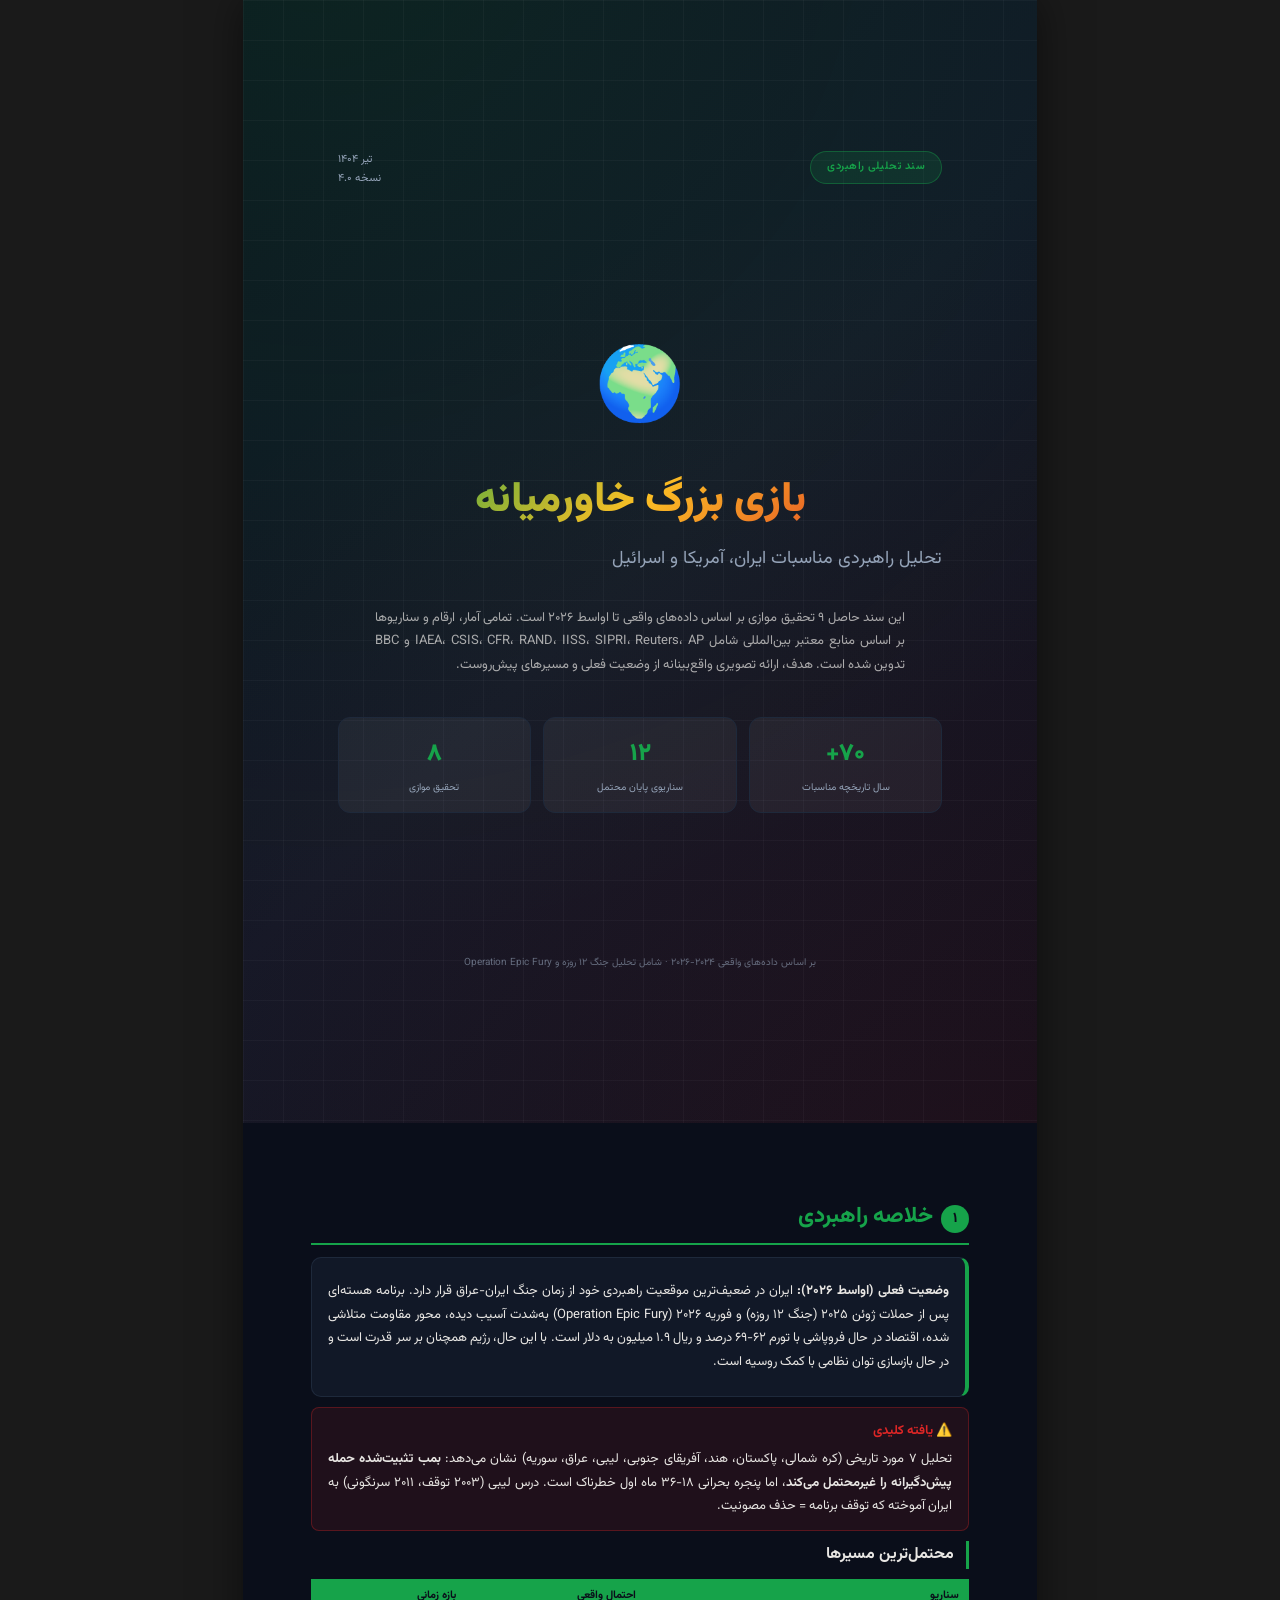
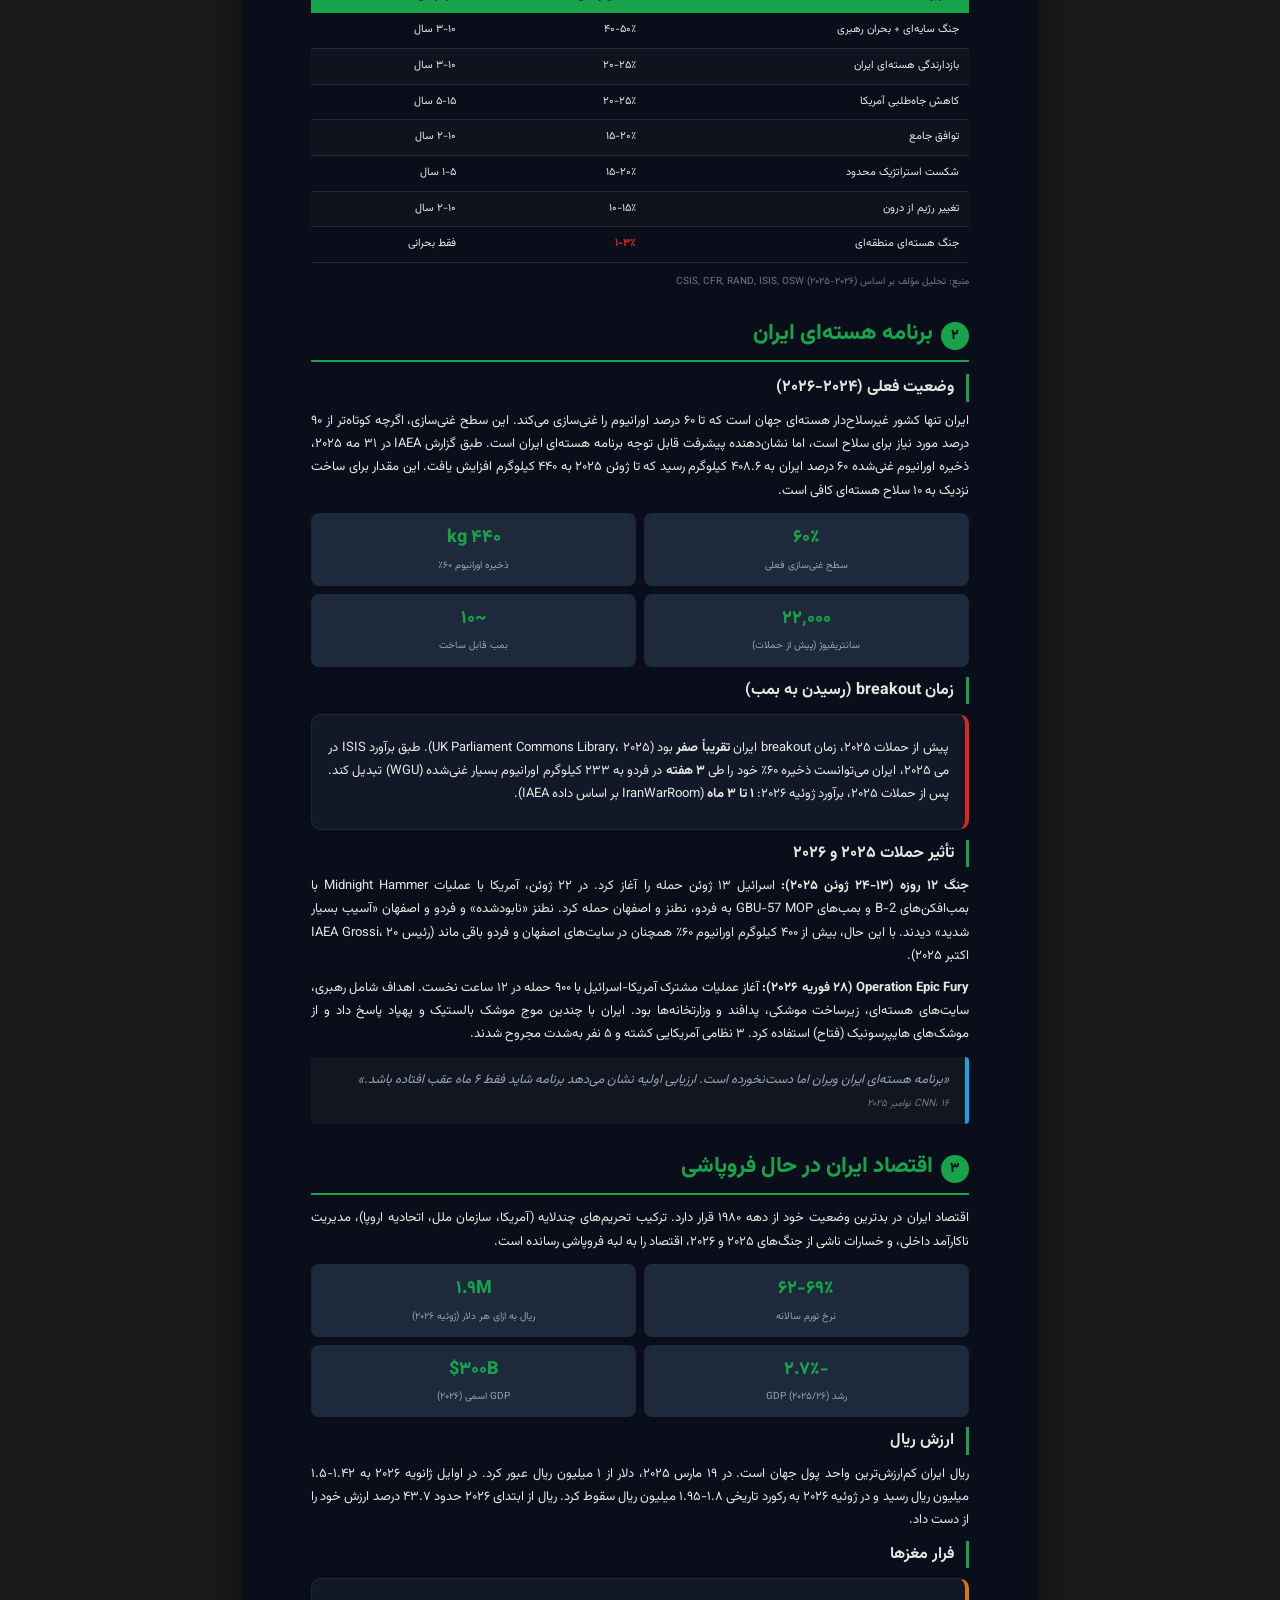
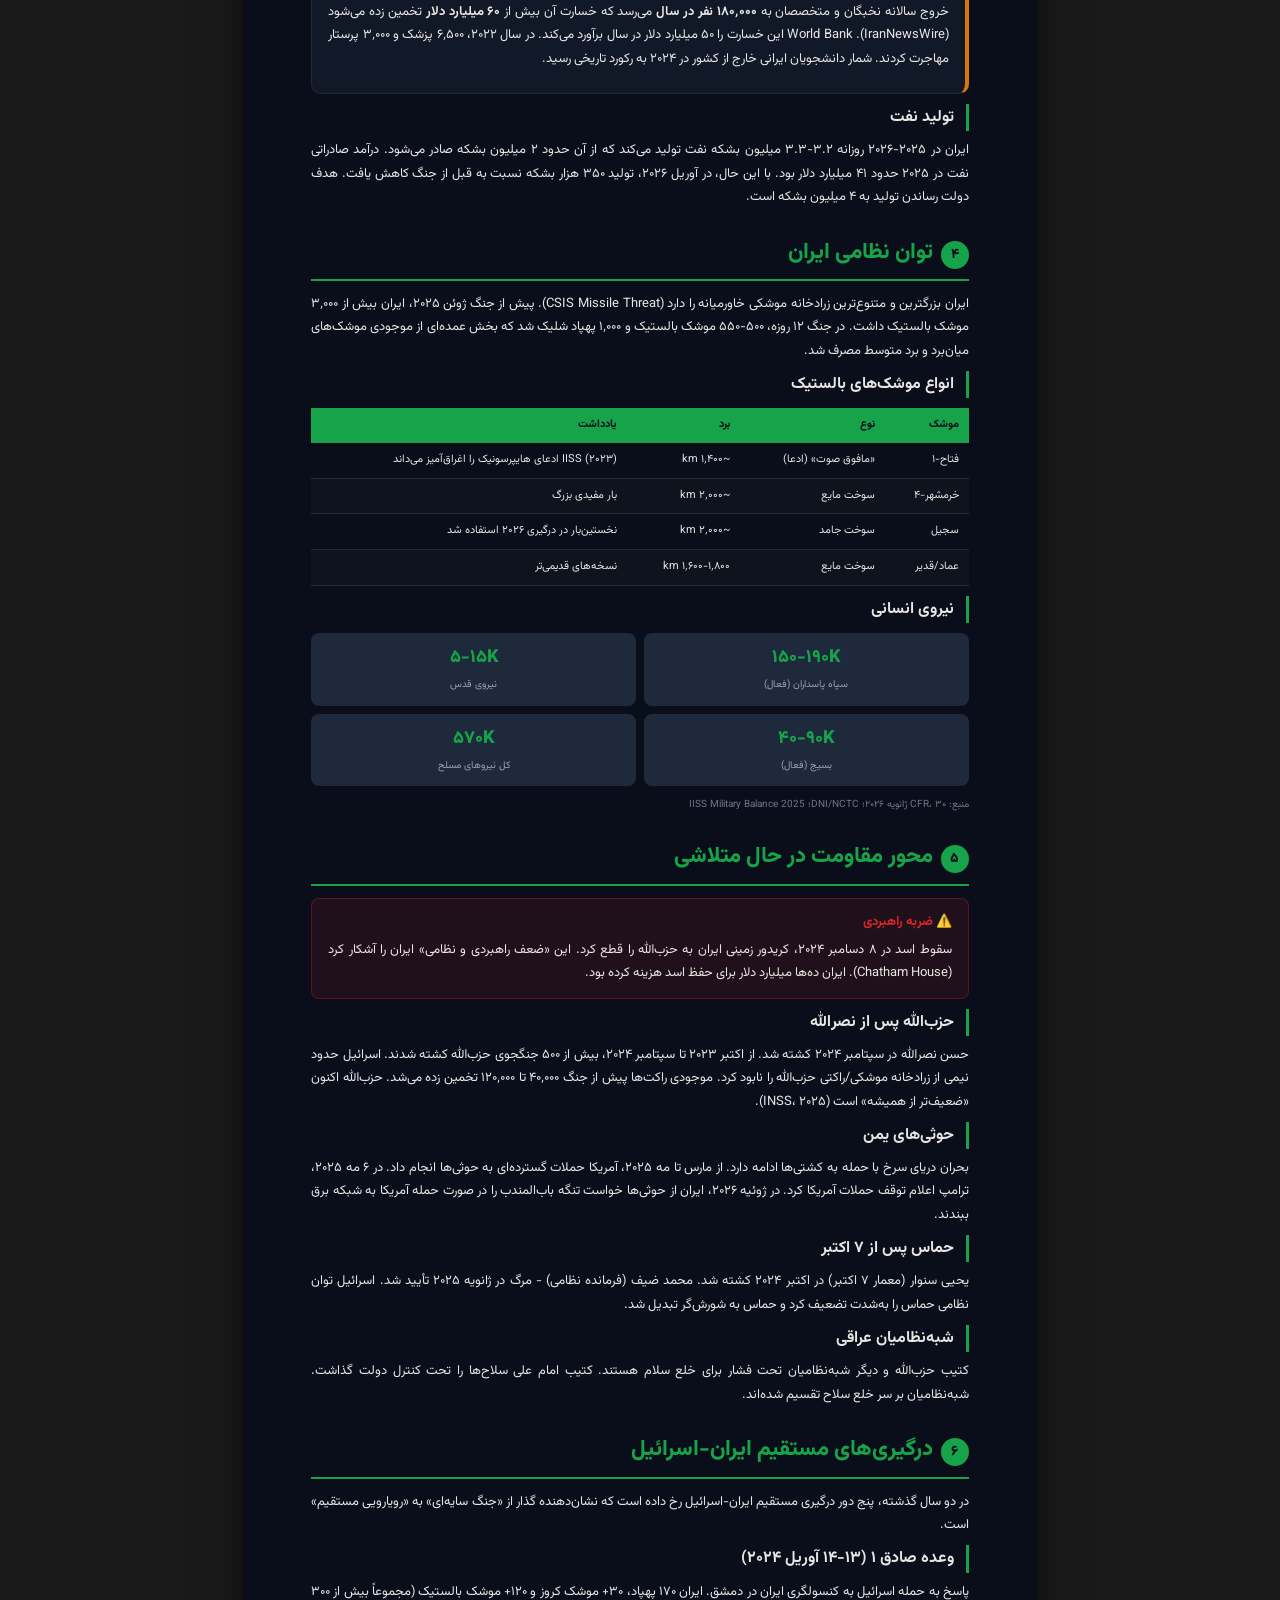
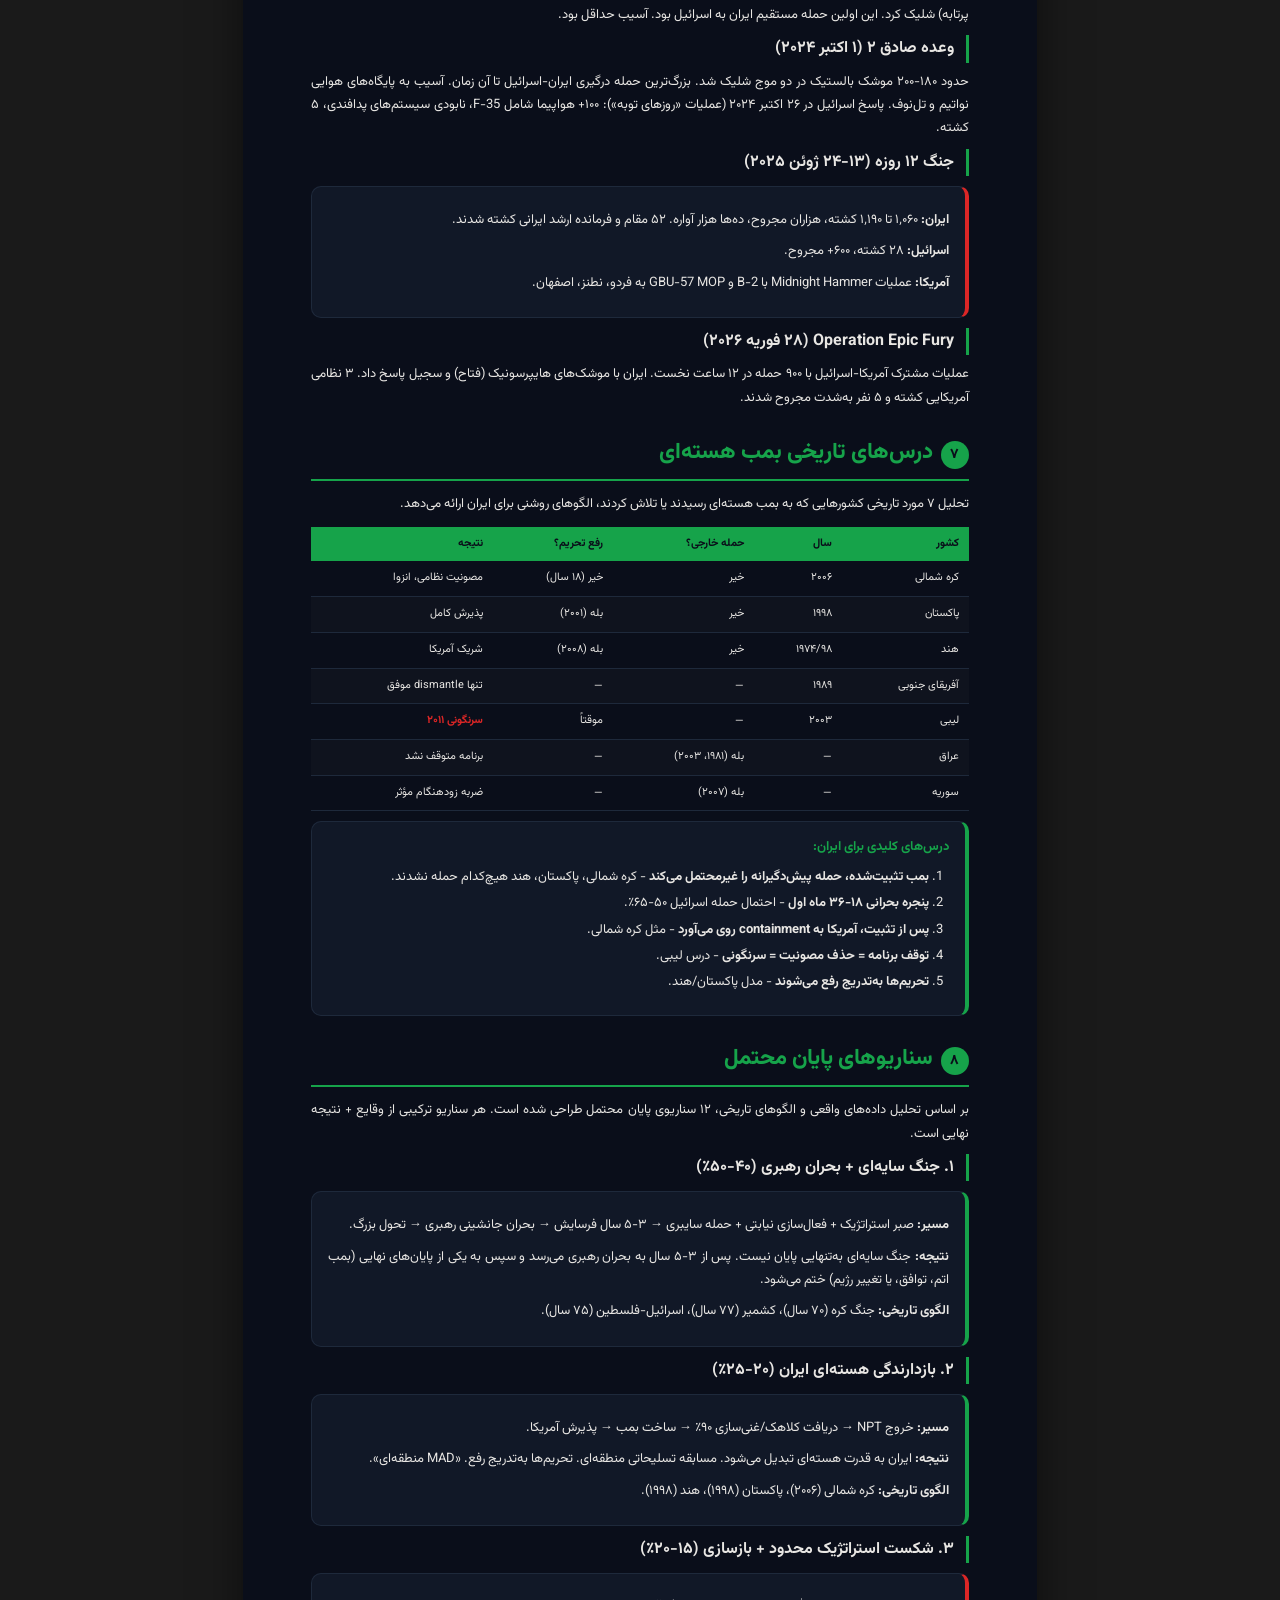
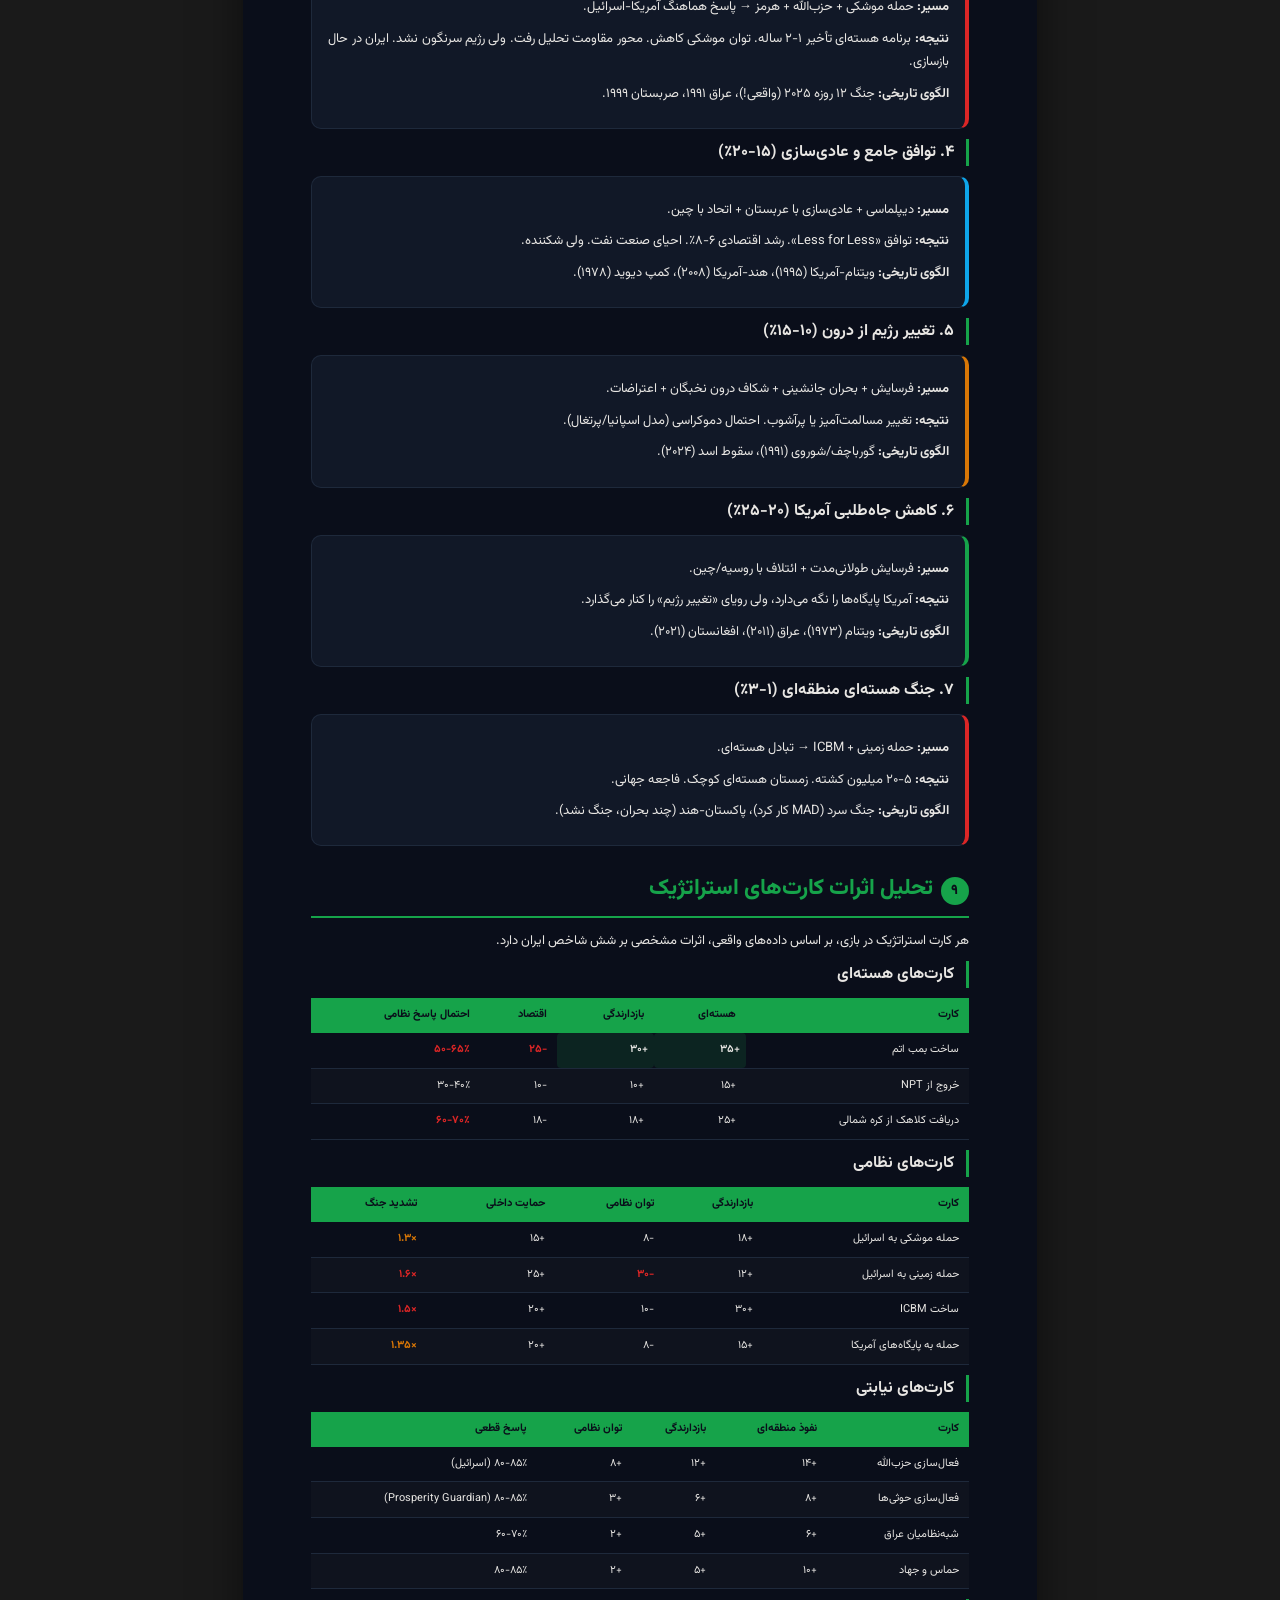
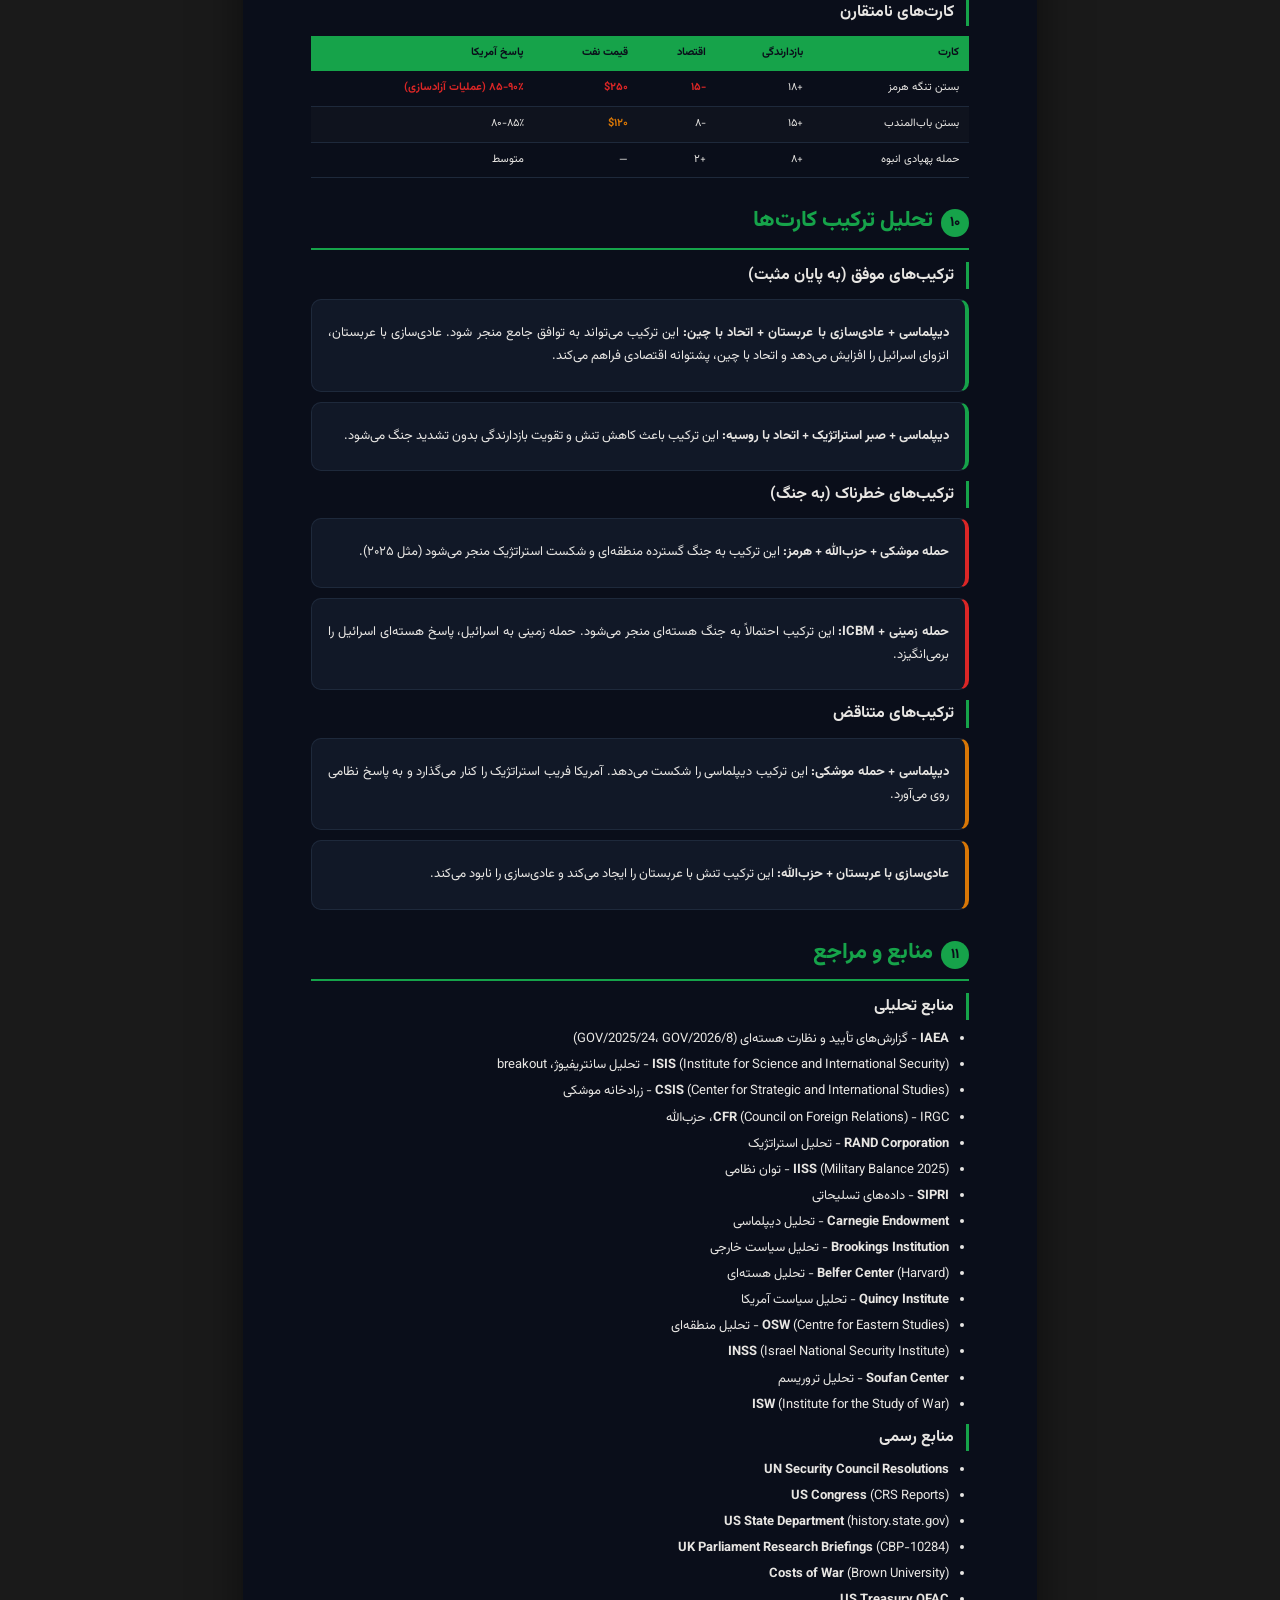
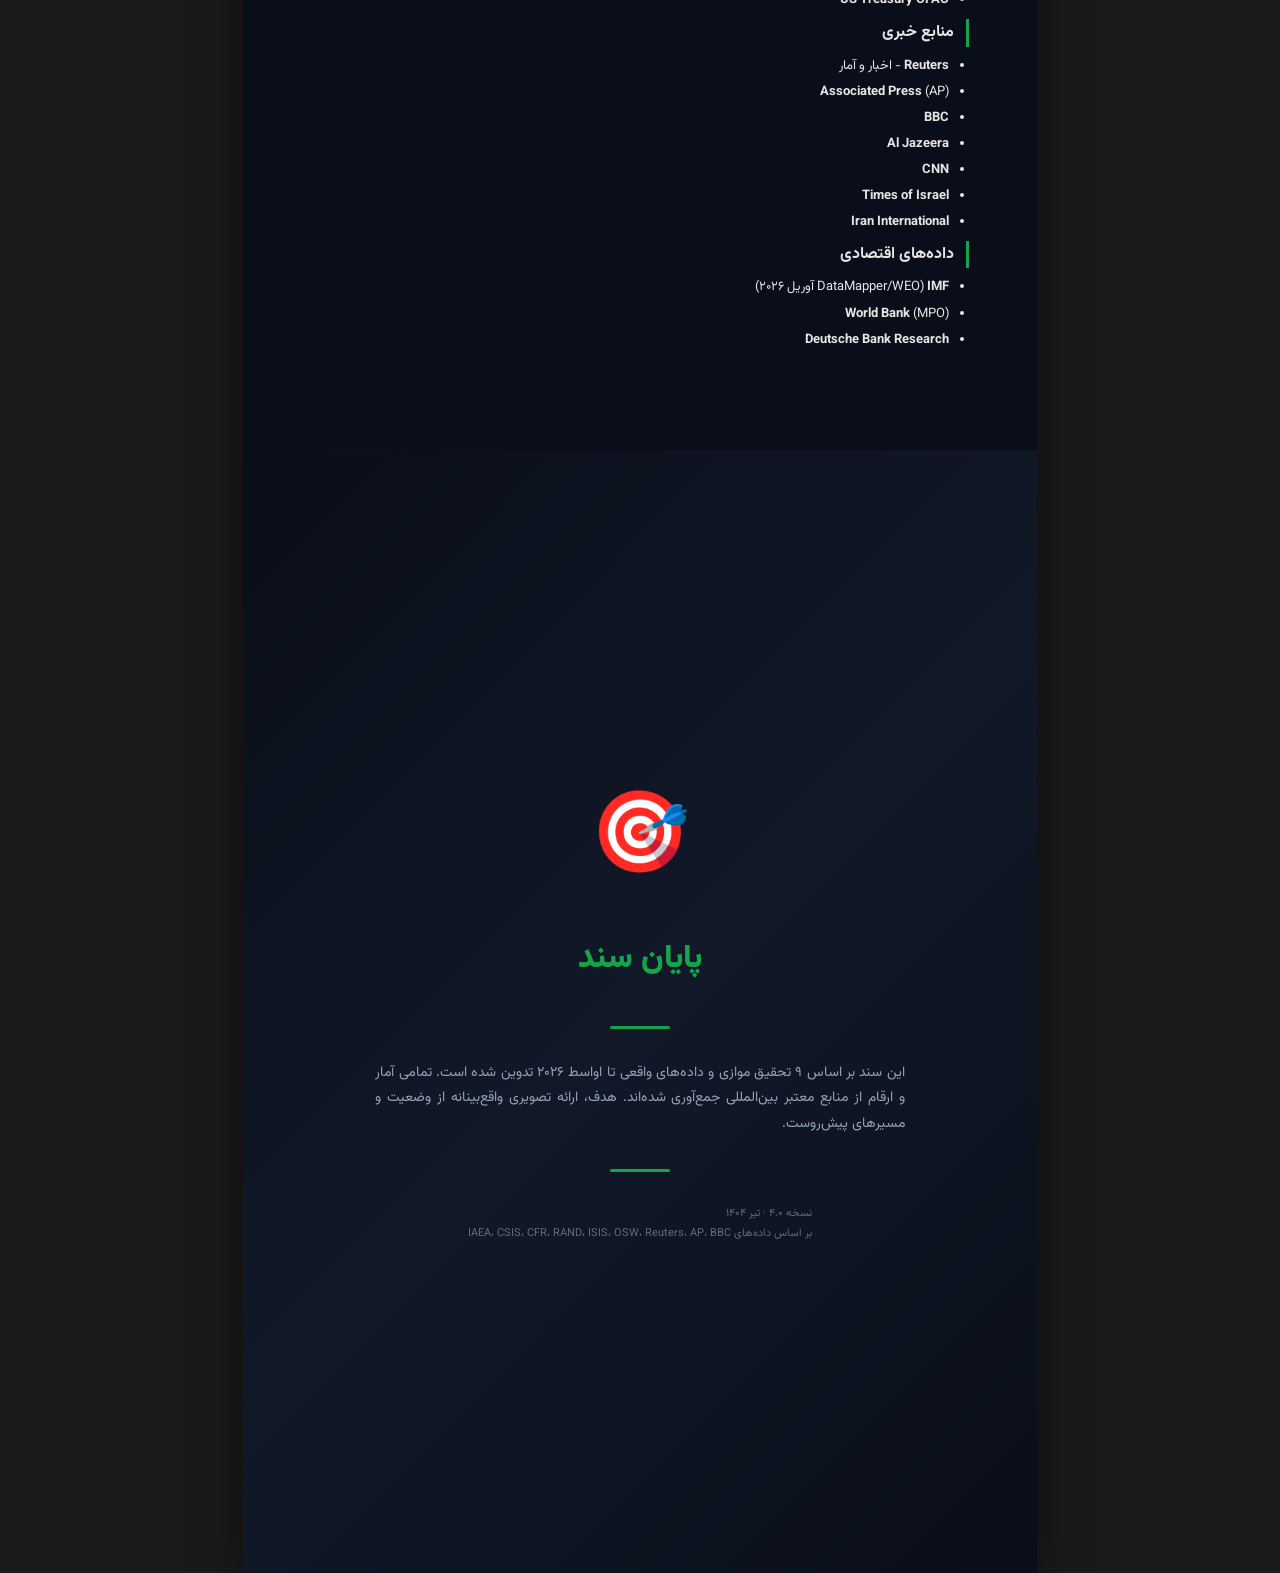
<file: scripts/research_doc.html>
<!DOCTYPE html>
<html lang="fa" dir="rtl">
<head>
<meta charset="UTF-8">
<title>تحلیل راهبردی مناسبات ایران، آمریکا و اسرائیل</title>
<link href="https://fonts.googleapis.com/css2?family=Vazirmatn:wght@300;400;500;600;700;800;900&display=swap" rel="stylesheet">
<style>
@page {
    size: A4;
    margin: 0;
}
:root {
    --c-bg: #0a0e1a;
    --c-text: #e8e6e3;
    --c-accent: #16a34a;
    --c-danger: #dc2626;
    --c-warn: #d97706;
    --c-info: #0ea5e9;
    --c-muted: #94a3b8;
    --c-border: #1e293b;
    --c-card: #111827;
    --c-card-light: #1e293b;
}
* { box-sizing: border-box; }
html, body {
    margin: 0;
    padding: 0;
    background: var(--c-bg);
    color: var(--c-text);
    font-family: 'Vazirmatn', 'Noto Sans Arabic', sans-serif;
    font-size: 13px;
    line-height: 1.7;
}
@media screen {
    html {
        background: #1a1a1a;
        display: flex;
        justify-content: center;
    }
    body {
        width: 210mm;
        background: var(--c-bg);
        box-shadow: 0 0 40px rgba(0,0,0,0.5);
    }
}

/* Cover Page */
.cover {
    width: 210mm;
    height: 297mm;
    padding: 40mm 25mm;
    background: linear-gradient(135deg, #0a0e1a 0%, #111827 50%, #0a0e1a 100%);
    break-after: page;
    position: relative;
    overflow: hidden;
    display: flex;
    flex-direction: column;
    justify-content: space-between;
}
.cover::before {
    content: '';
    position: absolute;
    top: -50%;
    left: -50%;
    width: 200%;
    height: 200%;
    background: radial-gradient(circle at 30% 20%, rgba(22, 163, 74, 0.15) 0%, transparent 50%),
                radial-gradient(circle at 70% 80%, rgba(220, 38, 38, 0.1) 0%, transparent 50%);
    pointer-events: none;
}
.cover-grid {
    position: absolute;
    inset: 0;
    background-image:
        linear-gradient(rgba(255,255,255,0.03) 1px, transparent 1px),
        linear-gradient(90deg, rgba(255,255,255,0.03) 1px, transparent 1px);
    background-size: 40px 40px;
    pointer-events: none;
}
.cover-content {
    position: relative;
    z-index: 2;
    display: flex;
    flex-direction: column;
    height: 100%;
}
.cover-header {
    display: flex;
    justify-content: space-between;
    align-items: flex-start;
    margin-bottom: auto;
}
.cover-badge {
    background: rgba(22, 163, 74, 0.15);
    border: 1px solid rgba(22, 163, 74, 0.4);
    color: var(--c-accent);
    padding: 6px 16px;
    border-radius: 20px;
    font-size: 11px;
    font-weight: 600;
    letter-spacing: 0.5px;
}
.cover-date {
    color: var(--c-muted);
    font-size: 11px;
    text-align: left;
}
.cover-main {
    text-align: center;
    margin: auto 0;
}
.cover-icon {
    font-size: 72px;
    margin-bottom: 24px;
}
.cover-title {
    font-size: 42px;
    font-weight: 900;
    line-height: 1.2;
    margin: 0 0 16px;
    background: linear-gradient(135deg, #16a34a 0%, #fbbf24 50%, #dc2626 100%);
    -webkit-background-clip: text;
    background-clip: text;
    -webkit-text-fill-color: transparent;
}
.cover-subtitle {
    font-size: 18px;
    color: var(--c-muted);
    margin: 0 0 32px;
    font-weight: 400;
}
.cover-desc {
    font-size: 13px;
    color: var(--c-text);
    opacity: 0.7;
    line-height: 1.8;
    max-width: 140mm;
    margin: 0 auto;
}
.cover-stats {
    display: grid;
    grid-template-columns: repeat(3, 1fr);
    gap: 12px;
    margin: 40px auto 0;
    max-width: 160mm;
}
.cover-stat {
    background: rgba(255,255,255,0.05);
    border: 1px solid var(--c-border);
    border-radius: 12px;
    padding: 16px;
    text-align: center;
}
.cover-stat-num {
    font-size: 24px;
    font-weight: 900;
    color: var(--c-accent);
}
.cover-stat-label {
    font-size: 10px;
    color: var(--c-muted);
    margin-top: 4px;
}
.cover-footer {
    margin-top: auto;
    text-align: center;
    color: var(--c-muted);
    font-size: 10px;
    opacity: 0.6;
}

/* Main Content */
.main-content {
    padding: 20mm 18mm;
}
.section {
    margin-bottom: 24px;
    break-inside: avoid;
}
.section-title {
    font-size: 22px;
    font-weight: 800;
    color: var(--c-accent);
    margin: 0 0 12px;
    padding-bottom: 8px;
    border-bottom: 2px solid var(--c-accent);
}
.section-num {
    display: inline-block;
    background: var(--c-accent);
    color: var(--c-bg);
    width: 28px;
    height: 28px;
    line-height: 28px;
    text-align: center;
    border-radius: 50%;
    font-size: 14px;
    margin-left: 8px;
}
.subsection {
    margin: 16px 0 8px;
}
.subsection-title {
    font-size: 16px;
    font-weight: 700;
    color: var(--c-text);
    margin: 0 0 8px;
    padding-right: 12px;
    border-right: 3px solid var(--c-accent);
}
p {
    margin: 8px 0;
    text-align: justify;
    line-height: 1.8;
}
.card {
    background: var(--c-card);
    border: 1px solid var(--c-border);
    border-radius: 10px;
    padding: 14px 16px;
    margin: 10px 0;
    break-inside: avoid;
}
.card-accent {
    border-right: 4px solid var(--c-accent);
}
.card-danger {
    border-right: 4px solid var(--c-danger);
}
.card-warn {
    border-right: 4px solid var(--c-warn);
}
.card-info {
    border-right: 4px solid var(--c-info);
}
.stat-grid {
    display: grid;
    grid-template-columns: repeat(2, 1fr);
    gap: 8px;
    margin: 10px 0;
}
.stat-box {
    background: var(--c-card-light);
    border-radius: 8px;
    padding: 10px 12px;
    text-align: center;
}
.stat-value {
    font-size: 18px;
    font-weight: 800;
    color: var(--c-accent);
    display: block;
}
.stat-label {
    font-size: 10px;
    color: var(--c-muted);
    margin-top: 2px;
}
table {
    width: 100%;
    border-collapse: collapse;
    margin: 10px 0;
    font-size: 11px;
    break-inside: auto;
}
th {
    background: var(--c-accent);
    color: var(--c-bg);
    padding: 8px 10px;
    text-align: right;
    font-weight: 700;
    font-size: 11px;
}
td {
    padding: 8px 10px;
    border-bottom: 1px solid var(--c-border);
    text-align: right;
}
tr:nth-child(even) td {
    background: rgba(255,255,255,0.02);
}
ul, ol {
    padding-right: 20px;
    margin: 8px 0;
}
li {
    margin: 4px 0;
    line-height: 1.7;
}
.highlight {
    background: rgba(22, 163, 74, 0.15);
    padding: 2px 6px;
    border-radius: 4px;
    font-weight: 600;
}
.danger {
    color: var(--c-danger);
    font-weight: 700;
}
.warn {
    color: var(--c-warn);
    font-weight: 700;
}
.quote {
    background: rgba(255,255,255,0.03);
    border-right: 4px solid var(--c-info);
    padding: 12px 16px;
    margin: 10px 0;
    font-style: italic;
    color: var(--c-muted);
    border-radius: 4px;
    break-inside: avoid;
}
.source {
    font-size: 10px;
    color: var(--c-muted);
    margin-top: 4px;
    opacity: 0.7;
}
.warning-box {
    background: rgba(220, 38, 38, 0.1);
    border: 1px solid rgba(220, 38, 38, 0.3);
    border-radius: 8px;
    padding: 12px 16px;
    margin: 10px 0;
    break-inside: avoid;
}
.warning-title {
    color: var(--c-danger);
    font-weight: 700;
    margin-bottom: 6px;
    font-size: 13px;
}

/* Ending Page */
.ending {
    width: 210mm;
    height: 297mm;
    padding: 40mm 25mm;
    background: linear-gradient(135deg, #0a0e1a 0%, #111827 50%, #0a0e1a 100%);
    break-before: page;
    position: relative;
    overflow: hidden;
    display: flex;
    flex-direction: column;
    justify-content: center;
    align-items: center;
    text-align: center;
}
.ending-icon {
    font-size: 80px;
    margin-bottom: 24px;
}
.ending-title {
    font-size: 32px;
    font-weight: 900;
    color: var(--c-accent);
    margin: 0 0 16px;
}
.ending-text {
    font-size: 14px;
    color: var(--c-muted);
    max-width: 140mm;
    line-height: 1.8;
}
.ending-divider {
    width: 60px;
    height: 3px;
    background: var(--c-accent);
    margin: 24px auto;
    border-radius: 2px;
}
</style>
</head>
<body>

<!-- COVER PAGE -->
<div class="cover">
    <div class="cover-grid"></div>
    <div class="cover-content">
        <div class="cover-header">
            <div class="cover-badge">سند تحلیلی راهبردی</div>
            <div class="cover-date">
                تیر ۱۴۰۴<br>
                نسخه ۴.۰
            </div>
        </div>
        <div class="cover-main">
            <div class="cover-icon">🌍</div>
            <h1 class="cover-title">بازی بزرگ خاورمیانه</h1>
            <p class="cover-subtitle">تحلیل راهبردی مناسبات ایران، آمریکا و اسرائیل</p>
            <p class="cover-desc">
                این سند حاصل ۹ تحقیق موازی بر اساس داده‌های واقعی تا اواسط ۲۰۲۶ است.
                تمامی آمار، ارقام و سناریوها بر اساس منابع معتبر بین‌المللی شامل
                IAEA، CSIS، CFR، RAND، IISS، SIPRI، Reuters، AP و BBC تدوین شده است.
                هدف، ارائه تصویری واقع‌بینانه از وضعیت فعلی و مسیرهای پیش‌روست.
            </p>
            <div class="cover-stats">
                <div class="cover-stat">
                    <div class="cover-stat-num">۷۰+</div>
                    <div class="cover-stat-label">سال تاریخچه مناسبات</div>
                </div>
                <div class="cover-stat">
                    <div class="cover-stat-num">۱۲</div>
                    <div class="cover-stat-label">سناریوی پایان محتمل</div>
                </div>
                <div class="cover-stat">
                    <div class="cover-stat-num">۸</div>
                    <div class="cover-stat-label">تحقیق موازی</div>
                </div>
            </div>
        </div>
        <div class="cover-footer">
            بر اساس داده‌های واقعی ۲۰۲۴-۲۰۲۶ · شامل تحلیل جنگ ۱۲ روزه و Operation Epic Fury
        </div>
    </div>
</div>

<!-- MAIN CONTENT -->
<div class="main-content">

<!-- SECTION 1: Executive Summary -->
<div class="section">
    <h2 class="section-title"><span class="section-num">۱</span>خلاصه راهبردی</h2>
    
    <div class="card card-accent">
        <p><strong>وضعیت فعلی (اواسط ۲۰۲۶):</strong> ایران در ضعیف‌ترین موقعیت راهبردی خود از زمان جنگ ایران-عراق قرار دارد. برنامه هسته‌ای پس از حملات ژوئن ۲۰۲۵ (جنگ ۱۲ روزه) و فوریه ۲۰۲۶ (Operation Epic Fury) به‌شدت آسیب دیده، محور مقاومت متلاشی شده، اقتصاد در حال فروپاشی با تورم ۶۲-۶۹ درصد و ریال ۱.۹ میلیون به دلار است. با این حال، رژیم همچنان بر سر قدرت است و در حال بازسازی توان نظامی با کمک روسیه است.</p>
    </div>

    <div class="warning-box">
        <div class="warning-title">⚠️ یافته کلیدی</div>
        <p style="margin:0">تحلیل ۷ مورد تاریخی (کره شمالی، پاکستان، هند، آفریقای جنوبی، لیبی، عراق، سوریه) نشان می‌دهد: <strong>بمب تثبیت‌شده حمله پیش‌دگیرانه را غیرمحتمل می‌کند</strong>، اما پنجره بحرانی ۱۸-۳۶ ماه اول خطرناک است. درس لیبی (۲۰۰۳ توقف، ۲۰۱۱ سرنگونی) به ایران آموخته که توقف برنامه = حذف مصونیت.</p>
    </div>

    <h3 class="subsection-title">محتمل‌ترین مسیرها</h3>
    <table>
        <thead>
            <tr>
                <th>سناریو</th>
                <th>احتمال واقعی</th>
                <th>بازه زمانی</th>
            </tr>
        </thead>
        <tbody>
            <tr><td>جنگ سایه‌ای + بحران رهبری</td><td>۴۰-۵۰٪</td><td>۳-۱۰ سال</td></tr>
            <tr><td>بازدارندگی هسته‌ای ایران</td><td>۲۰-۲۵٪</td><td>۳-۱۰ سال</td></tr>
            <tr><td>کاهش جاه‌طلبی آمریکا</td><td>۲۰-۲۵٪</td><td>۵-۱۵ سال</td></tr>
            <tr><td>توافق جامع</td><td>۱۵-۲۰٪</td><td>۲-۱۰ سال</td></tr>
            <tr><td>شکست استراتژیک محدود</td><td>۱۵-۲۰٪</td><td>۱-۵ سال</td></tr>
            <tr><td>تغییر رژیم از درون</td><td>۱۰-۱۵٪</td><td>۲-۱۰ سال</td></tr>
            <tr><td>جنگ هسته‌ای منطقه‌ای</td><td class="danger">۱-۳٪</td><td>فقط بحرانی</td></tr>
        </tbody>
    </table>
    <p class="source">منبع: تحلیل مؤلف بر اساس CSIS, CFR, RAND, ISIS, OSW (۲۰۲۵-۲۰۲۶)</p>
</div>

<!-- SECTION 2: Iran Nuclear Program -->
<div class="section">
    <h2 class="section-title"><span class="section-num">۲</span>برنامه هسته‌ای ایران</h2>
    
    <h3 class="subsection-title">وضعیت فعلی (۲۰۲۴-۲۰۲۶)</h3>
    <p>ایران تنها کشور غیرسلاح‌دار هسته‌ای جهان است که تا ۶۰ درصد اورانیوم را غنی‌سازی می‌کند. این سطح غنی‌سازی، اگرچه کوتاه‌تر از ۹۰ درصد مورد نیاز برای سلاح است، اما نشان‌دهنده پیشرفت قابل توجه برنامه هسته‌ای ایران است. طبق گزارش IAEA در ۳۱ مه ۲۰۲۵، ذخیره اورانیوم غنی‌شده ۶۰ درصد ایران به ۴۰۸.۶ کیلوگرم رسید که تا ژوئن ۲۰۲۵ به ۴۴۰ کیلوگرم افزایش یافت. این مقدار برای ساخت نزدیک به ۱۰ سلاح هسته‌ای کافی است.</p>

    <div class="stat-grid">
        <div class="stat-box">
            <span class="stat-value">۶۰٪</span>
            <span class="stat-label">سطح غنی‌سازی فعلی</span>
        </div>
        <div class="stat-box">
            <span class="stat-value">۴۴۰ kg</span>
            <span class="stat-label">ذخیره اورانیوم ۶۰٪</span>
        </div>
        <div class="stat-box">
            <span class="stat-value">۲۲٬۰۰۰</span>
            <span class="stat-label">سانتریفیوژ (پیش از حملات)</span>
        </div>
        <div class="stat-box">
            <span class="stat-value">~۱۰</span>
            <span class="stat-label">بمب قابل ساخت</span>
        </div>
    </div>

    <h3 class="subsection-title">زمان breakout (رسیدن به بمب)</h3>
    <div class="card card-danger">
        <p>پیش از حملات ۲۰۲۵، زمان breakout ایران <strong>تقریباً صفر</strong> بود (UK Parliament Commons Library، ۲۰۲۵). طبق برآورد ISIS در می ۲۰۲۵، ایران می‌توانست ذخیره ۶۰٪ خود را طی <strong>۳ هفته</strong> در فردو به ۲۳۳ کیلوگرم اورانیوم بسیار غنی‌شده (WGU) تبدیل کند. پس از حملات ۲۰۲۵، برآورد ژوئیه ۲۰۲۶: <strong>۱ تا ۳ ماه</strong> (IranWarRoom بر اساس داده IAEA).</p>
    </div>

    <h3 class="subsection-title">تأثیر حملات ۲۰۲۵ و ۲۰۲۶</h3>
    <p><strong>جنگ ۱۲ روزه (۱۳-۲۴ ژوئن ۲۰۲۵):</strong> اسرائیل ۱۳ ژوئن حمله را آغاز کرد. در ۲۲ ژوئن، آمریکا با عملیات Midnight Hammer با بمب‌افکن‌های B-2 و بمب‌های GBU-57 MOP به فردو، نطنز و اصفهان حمله کرد. نطنز «نابودشده» و فردو و اصفهان «آسیب بسیار شدید» دیدند. با این حال، بیش از ۴۰۰ کیلوگرم اورانیوم ۶۰٪ همچنان در سایت‌های اصفهان و فردو باقی ماند (رئیس IAEA Grossi، ۲۰ اکتبر ۲۰۲۵).</p>

    <p><strong>Operation Epic Fury (۲۸ فوریه ۲۰۲۶):</strong> آغاز عملیات مشترک آمریکا-اسرائیل با ۹۰۰ حمله در ۱۲ ساعت نخست. اهداف شامل رهبری، سایت‌های هسته‌ای، زیرساخت موشکی، پدافند و وزارتخانه‌ها بود. ایران با چندین موج موشک بالستیک و پهپاد پاسخ داد و از موشک‌های هایپرسونیک (فتاح) استفاده کرد. ۳ نظامی آمریکایی کشته و ۵ نفر به‌شدت مجروح شدند.</p>

    <div class="quote">
        «برنامه هسته‌ای ایران ویران اما دست‌نخورده است. ارزیابی اولیه نشان می‌دهد برنامه شاید فقط ۶ ماه عقب افتاده باشد.»
        <div class="source">CNN، ۱۶ نوامبر ۲۰۲۵</div>
    </div>
</div>

<!-- SECTION 3: Iran Economy -->
<div class="section">
    <h2 class="section-title"><span class="section-num">۳</span>اقتصاد ایران در حال فروپاشی</h2>
    
    <p>اقتصاد ایران در بدترین وضعیت خود از دهه ۱۹۸۰ قرار دارد. ترکیب تحریم‌های چندلایه (آمریکا، سازمان ملل، اتحادیه اروپا)، مدیریت ناکارآمد داخلی، و خسارات ناشی از جنگ‌های ۲۰۲۵ و ۲۰۲۶، اقتصاد را به لبه فروپاشی رسانده است.</p>

    <div class="stat-grid">
        <div class="stat-box">
            <span class="stat-value">۶۲-۶۹٪</span>
            <span class="stat-label">نرخ تورم سالانه</span>
        </div>
        <div class="stat-box">
            <span class="stat-value">۱.۹M</span>
            <span class="stat-label">ریال به ازای هر دلار (ژوئیه ۲۰۲۶)</span>
        </div>
        <div class="stat-box">
            <span class="stat-value">-۲.۷٪</span>
            <span class="stat-label">رشد GDP (۲۰۲۵/۲۶)</span>
        </div>
        <div class="stat-box">
            <span class="stat-value">$۳۰۰B</span>
            <span class="stat-label">GDP اسمی (۲۰۲۶)</span>
        </div>
    </div>

    <h3 class="subsection-title">ارزش ریال</h3>
    <p>ریال ایران کم‌ارزش‌ترین واحد پول جهان است. در ۱۹ مارس ۲۰۲۵، دلار از ۱ میلیون ریال عبور کرد. در اوایل ژانویه ۲۰۲۶ به ۱.۴۲-۱.۵ میلیون ریال رسید و در ژوئیه ۲۰۲۶ به رکورد تاریخی ۱.۸-۱.۹۵ میلیون ریال سقوط کرد. ریال از ابتدای ۲۰۲۶ حدود ۴۳.۷ درصد ارزش خود را از دست داد.</p>

    <h3 class="subsection-title">فرار مغزها</h3>
    <div class="card card-warn">
        <p>خروج سالانه نخبگان و متخصصان به <strong>۱۸۰٬۰۰۰ نفر در سال</strong> می‌رسد که خسارت آن بیش از <strong>۶۰ میلیارد دلار</strong> تخمین زده می‌شود (IranNewsWire). World Bank این خسارت را ۵۰ میلیارد دلار در سال برآورد می‌کند. در سال ۲۰۲۲، ۶٬۵۰۰ پزشک و ۳٬۰۰۰ پرستار مهاجرت کردند. شمار دانشجویان ایرانی خارج از کشور در ۲۰۲۴ به رکورد تاریخی رسید.</p>
    </div>

    <h3 class="subsection-title">تولید نفت</h3>
    <p>ایران در ۲۰۲۵-۲۰۲۶ روزانه ۳.۲-۳.۳ میلیون بشکه نفت تولید می‌کند که از آن حدود ۲ میلیون بشکه صادر می‌شود. درآمد صادراتی نفت در ۲۰۲۵ حدود ۴۱ میلیارد دلار بود. با این حال، در آوریل ۲۰۲۶، تولید ۳۵۰ هزار بشکه نسبت به قبل از جنگ کاهش یافت. هدف دولت رساندن تولید به ۴ میلیون بشکه است.</p>
</div>

<!-- SECTION 4: Military Capability -->
<div class="section">
    <h2 class="section-title"><span class="section-num">۴</span>توان نظامی ایران</h2>
    
    <p>ایران بزرگترین و متنوع‌ترین زرادخانه موشکی خاورمیانه را دارد (CSIS Missile Threat). پیش از جنگ ژوئن ۲۰۲۵، ایران بیش از ۳٬۰۰۰ موشک بالستیک داشت. در جنگ ۱۲ روزه، ۵۰۰-۵۵۰ موشک بالستیک و ۱٬۰۰۰ پهپاد شلیک شد که بخش عمده‌ای از موجودی موشک‌های میان‌برد و برد متوسط مصرف شد.</p>

    <h3 class="subsection-title">انواع موشک‌های بالستیک</h3>
    <table>
        <thead>
            <tr>
                <th>موشک</th>
                <th>نوع</th>
                <th>برد</th>
                <th>یادداشت</th>
            </tr>
        </thead>
        <tbody>
            <tr><td>فتاح-۱</td><td>«مافوق صوت» (ادعا)</td><td>~۱٬۴۰۰ km</td><td>IISS (۲۰۲۳) ادعای هایپرسونیک را اغراق‌آمیز می‌داند</td></tr>
            <tr><td>خرمشهر-۴</td><td>سوخت مایع</td><td>~۲٬۰۰۰ km</td><td>بار مفیدی بزرگ</td></tr>
            <tr><td>سجیل</td><td>سوخت جامد</td><td>~۲٬۰۰۰ km</td><td>نخستین‌بار در درگیری ۲۰۲۶ استفاده شد</td></tr>
            <tr><td>عماد/قدیر</td><td>سوخت مایع</td><td>۱٬۶۰۰-۱٬۸۰۰ km</td><td>نسخه‌های قدیمی‌تر</td></tr>
        </tbody>
    </table>

    <h3 class="subsection-title">نیروی انسانی</h3>
    <div class="stat-grid">
        <div class="stat-box">
            <span class="stat-value">۱۵۰-۱۹۰K</span>
            <span class="stat-label">سپاه پاسداران (فعال)</span>
        </div>
        <div class="stat-box">
            <span class="stat-value">۵-۱۵K</span>
            <span class="stat-label">نیروی قدس</span>
        </div>
        <div class="stat-box">
            <span class="stat-value">۴۰-۹۰K</span>
            <span class="stat-label">بسیج (فعال)</span>
        </div>
        <div class="stat-box">
            <span class="stat-value">۵۷۰K</span>
            <span class="stat-label">کل نیروهای مسلح</span>
        </div>
    </div>
    <p class="source">منبع: CFR، ۳۰ ژانویه ۲۰۲۶؛ DNI/NCTC؛ IISS Military Balance 2025</p>
</div>

<!-- SECTION 5: Axis of Resistance -->
<div class="section">
    <h2 class="section-title"><span class="section-num">۵</span>محور مقاومت در حال متلاشی</h2>
    
    <div class="warning-box">
        <div class="warning-title">⚠️ ضربه راهبردی</div>
        <p style="margin:0">سقوط اسد در ۸ دسامبر ۲۰۲۴، کریدور زمینی ایران به حزب‌الله را قطع کرد. این «ضعف راهبردی و نظامی» ایران را آشکار کرد (Chatham House). ایران ده‌ها میلیارد دلار برای حفظ اسد هزینه کرده بود.</p>
    </div>

    <h3 class="subsection-title">حزب‌الله پس از نصرالله</h3>
    <p>حسن نصرالله در سپتامبر ۲۰۲۴ کشته شد. از اکتبر ۲۰۲۳ تا سپتامبر ۲۰۲۴، بیش از ۵۰۰ جنگجوی حزب‌الله کشته شدند. اسرائیل حدود نیمی از زرادخانه موشکی/راکتی حزب‌الله را نابود کرد. موجودی راکت‌ها پیش از جنگ ۴۰٬۰۰۰ تا ۱۲۰٬۰۰۰ تخمین زده می‌شد. حزب‌الله اکنون «ضعیف‌تر از همیشه» است (INSS، ۲۰۲۵).</p>

    <h3 class="subsection-title">حوثی‌های یمن</h3>
    <p>بحران دریای سرخ با حمله به کشتی‌ها ادامه دارد. از مارس تا مه ۲۰۲۵، آمریکا حملات گسترده‌ای به حوثی‌ها انجام داد. در ۶ مه ۲۰۲۵، ترامپ اعلام توقف حملات آمریکا کرد. در ژوئیه ۲۰۲۶، ایران از حوثی‌ها خواست تنگه باب‌المندب را در صورت حمله آمریکا به شبکه برق ببندند.</p>

    <h3 class="subsection-title">حماس پس از ۷ اکتبر</h3>
    <p>یحیی سنوار (معمار ۷ اکتبر) در اکتبر ۲۰۲۴ کشته شد. محمد ضیف (فرمانده نظامی) - مرگ در ژانویه ۲۰۲۵ تأیید شد. اسرائیل توان نظامی حماس را به‌شدت تضعیف کرد و حماس به شورش‌گر تبدیل شد.</p>

    <h3 class="subsection-title">شبه‌نظامیان عراقی</h3>
    <p>کتیب حزب‌الله و دیگر شبه‌نظامیان تحت فشار برای خلع سلام هستند. کتیب امام علی سلاح‌ها را تحت کنترل دولت گذاشت. شبه‌نظامیان بر سر خلع سلاح تقسیم شده‌اند.</p>
</div>

<!-- SECTION 6: Direct Confrontations -->
<div class="section">
    <h2 class="section-title"><span class="section-num">۶</span>درگیری‌های مستقیم ایران-اسرائیل</h2>
    
    <p>در دو سال گذشته، پنج دور درگیری مستقیم ایران-اسرائیل رخ داده است که نشان‌دهنده گذار از «جنگ سایه‌ای» به «رویارویی مستقیم» است.</p>

    <h3 class="subsection-title">وعده صادق ۱ (۱۳-۱۴ آوریل ۲۰۲۴)</h3>
    <p>پاسخ به حمله اسرائیل به کنسولگری ایران در دمشق. ایران ۱۷۰ پهپاد، ۳۰+ موشک کروز و ۱۲۰+ موشک بالستیک (مجموعاً بیش از ۳۰۰ پرتابه) شلیک کرد. این اولین حمله مستقیم ایران به اسرائیل بود. آسیب حداقل بود.</p>

    <h3 class="subsection-title">وعده صادق ۲ (۱ اکتبر ۲۰۲۴)</h3>
    <p>حدود ۱۸۰-۲۰۰ موشک بالستیک در دو موج شلیک شد. بزرگ‌ترین حمله درگیری ایران-اسرائیل تا آن زمان. آسیب به پایگاه‌های هوایی نواتیم و تل‌نوف. پاسخ اسرائیل در ۲۶ اکتبر ۲۰۲۴ (عملیات «روزهای توبه»): ۱۰۰+ هواپیما شامل F-35، نابودی سیستم‌های پدافندی، ۵ کشته.</p>

    <h3 class="subsection-title">جنگ ۱۲ روزه (۱۳-۲۴ ژوئن ۲۰۲۵)</h3>
    <div class="card card-danger">
        <p><strong>ایران:</strong> ۱٬۰۶۰ تا ۱٬۱۹۰ کشته، هزاران مجروح، ده‌ها هزار آواره. ۵۲ مقام و فرمانده ارشد ایرانی کشته شدند.</p>
        <p><strong>اسرائیل:</strong> ۲۸ کشته، ۶۰۰+ مجروح.</p>
        <p><strong>آمریکا:</strong> عملیات Midnight Hammer با B-2 و GBU-57 MOP به فردو، نطنز، اصفهان.</p>
    </div>

    <h3 class="subsection-title">Operation Epic Fury (۲۸ فوریه ۲۰۲۶)</h3>
    <p>عملیات مشترک آمریکا-اسرائیل با ۹۰۰ حمله در ۱۲ ساعت نخست. ایران با موشک‌های هایپرسونیک (فتاح) و سجیل پاسخ داد. ۳ نظامی آمریکایی کشته و ۵ نفر به‌شدت مجروح شدند.</p>
</div>

<!-- SECTION 7: Historical Lessons -->
<div class="section">
    <h2 class="section-title"><span class="section-num">۷</span>درس‌های تاریخی بمب هسته‌ای</h2>
    
    <p>تحلیل ۷ مورد تاریخی کشورهایی که به بمب هسته‌ای رسیدند یا تلاش کردند، الگوهای روشنی برای ایران ارائه می‌دهد.</p>

    <table>
        <thead>
            <tr>
                <th>کشور</th>
                <th>سال</th>
                <th>حمله خارجی؟</th>
                <th>رفع تحریم؟</th>
                <th>نتیجه</th>
            </tr>
        </thead>
        <tbody>
            <tr><td>کره شمالی</td><td>۲۰۰۶</td><td>خیر</td><td>خیر (۱۸ سال)</td><td>مصونیت نظامی، انزوا</td></tr>
            <tr><td>پاکستان</td><td>۱۹۹۸</td><td>خیر</td><td>بله (۲۰۰۱)</td><td>پذیرش کامل</td></tr>
            <tr><td>هند</td><td>۱۹۷۴/۹۸</td><td>خیر</td><td>بله (۲۰۰۸)</td><td>شریک آمریکا</td></tr>
            <tr><td>آفریقای جنوبی</td><td>۱۹۸۹</td><td>—</td><td>—</td><td>تنها dismantle موفق</td></tr>
            <tr><td>لیبی</td><td>۲۰۰۳</td><td>—</td><td>موقتاً</td><td class="danger">سرنگونی ۲۰۱۱</td></tr>
            <tr><td>عراق</td><td>—</td><td>بله (۱۹۸۱، ۲۰۰۳)</td><td>—</td><td>برنامه متوقف نشد</td></tr>
            <tr><td>سوریه</td><td>—</td><td>بله (۲۰۰۷)</td><td>—</td><td>ضربه زودهنگام مؤثر</td></tr>
        </tbody>
    </table>

    <div class="card card-accent">
        <h4 style="margin:0 0 8px;color:var(--c-accent)">درس‌های کلیدی برای ایران:</h4>
        <ol>
            <li><strong>بمب تثبیت‌شده، حمله پیش‌دگیرانه را غیرمحتمل می‌کند</strong> - کره شمالی، پاکستان، هند هیچ‌کدام حمله نشدند.</li>
            <li><strong>پنجره بحرانی ۱۸-۳۶ ماه اول</strong> - احتمال حمله اسرائیل ۵۰-۶۵٪.</li>
            <li><strong>پس از تثبیت، آمریکا به containment روی می‌آورد</strong> - مثل کره شمالی.</li>
            <li><strong>توقف برنامه = حذف مصونیت = سرنگونی</strong> - درس لیبی.</li>
            <li><strong>تحریم‌ها به‌تدریج رفع می‌شوند</strong> - مدل پاکستان/هند.</li>
        </ol>
    </div>
</div>

<!-- SECTION 8: Scenarios -->
<div class="section">
    <h2 class="section-title"><span class="section-num">۸</span>سناریوهای پایان محتمل</h2>
    
    <p>بر اساس تحلیل داده‌های واقعی و الگوهای تاریخی، ۱۲ سناریوی پایان محتمل طراحی شده است. هر سناریو ترکیبی از وقایع + نتیجه نهایی است.</p>

    <h3 class="subsection-title">۱. جنگ سایه‌ای + بحران رهبری (۴۰-۵۰٪)</h3>
    <div class="card card-accent">
        <p><strong>مسیر:</strong> صبر استراتژیک + فعال‌سازی نیابتی + حمله سایبری → ۳-۵ سال فرسایش → بحران جانشینی رهبری → تحول بزرگ.</p>
        <p><strong>نتیجه:</strong> جنگ سایه‌ای به‌تنهایی پایان نیست. پس از ۳-۵ سال به بحران رهبری می‌رسد و سپس به یکی از پایان‌های نهایی (بمب اتم، توافق، یا تغییر رژیم) ختم می‌شود.</p>
        <p><strong>الگوی تاریخی:</strong> جنگ کره (۷۰ سال)، کشمیر (۷۷ سال)، اسرائیل-فلسطین (۷۵ سال).</p>
    </div>

    <h3 class="subsection-title">۲. بازدارندگی هسته‌ای ایران (۲۰-۲۵٪)</h3>
    <div class="card card-accent">
        <p><strong>مسیر:</strong> خروج NPT → دریافت کلاهک/غنی‌سازی ۹۰٪ → ساخت بمب → پذیرش آمریکا.</p>
        <p><strong>نتیجه:</strong> ایران به قدرت هسته‌ای تبدیل می‌شود. مسابقه تسلیحاتی منطقه‌ای. تحریم‌ها به‌تدریج رفع. «MAD منطقه‌ای».</p>
        <p><strong>الگوی تاریخی:</strong> کره شمالی (۲۰۰۶)، پاکستان (۱۹۹۸)، هند (۱۹۹۸).</p>
    </div>

    <h3 class="subsection-title">۳. شکست استراتژیک محدود + بازسازی (۱۵-۲۰٪)</h3>
    <div class="card card-danger">
        <p><strong>مسیر:</strong> حمله موشکی + حزب‌الله + هرمز → پاسخ هماهنگ آمریکا-اسرائیل.</p>
        <p><strong>نتیجه:</strong> برنامه هسته‌ای تأخیر ۱-۲ ساله. توان موشکی کاهش. محور مقاومت تحلیل رفت. ولی رژیم سرنگون نشد. ایران در حال بازسازی.</p>
        <p><strong>الگوی تاریخی:</strong> جنگ ۱۲ روزه ۲۰۲۵ (واقعی!)، عراق ۱۹۹۱، صربستان ۱۹۹۹.</p>
    </div>

    <h3 class="subsection-title">۴. توافق جامع و عادی‌سازی (۱۵-۲۰٪)</h3>
    <div class="card card-info">
        <p><strong>مسیر:</strong> دیپلماسی + عادی‌سازی با عربستان + اتحاد با چین.</p>
        <p><strong>نتیجه:</strong> توافق «Less for Less». رشد اقتصادی ۶-۸٪. احیای صنعت نفت. ولی شکننده.</p>
        <p><strong>الگوی تاریخی:</strong> ویتنام-آمریکا (۱۹۹۵)، هند-آمریکا (۲۰۰۸)، کمپ دیوید (۱۹۷۸).</p>
    </div>

    <h3 class="subsection-title">۵. تغییر رژیم از درون (۱۰-۱۵٪)</h3>
    <div class="card card-warn">
        <p><strong>مسیر:</strong> فرسایش + بحران جانشینی + شکاف درون نخبگان + اعتراضات.</p>
        <p><strong>نتیجه:</strong> تغییر مسالمت‌آمیز یا پرآشوب. احتمال دموکراسی (مدل اسپانیا/پرتغال).</p>
        <p><strong>الگوی تاریخی:</strong> گورباچف/شوروی (۱۹۹۱)، سقوط اسد (۲۰۲۴).</p>
    </div>

    <h3 class="subsection-title">۶. کاهش جاه‌طلبی آمریکا (۲۰-۲۵٪)</h3>
    <div class="card card-accent">
        <p><strong>مسیر:</strong> فرسایش طولانی‌مدت + ائتلاف با روسیه/چین.</p>
        <p><strong>نتیجه:</strong> آمریکا پایگاه‌ها را نگه می‌دارد، ولی رویای «تغییر رژیم» را کنار می‌گذارد.</p>
        <p><strong>الگوی تاریخی:</strong> ویتنام (۱۹۷۳)، عراق (۲۰۱۱)، افغانستان (۲۰۲۱).</p>
    </div>

    <h3 class="subsection-title">۷. جنگ هسته‌ای منطقه‌ای (۱-۳٪)</h3>
    <div class="card card-danger">
        <p><strong>مسیر:</strong> حمله زمینی + ICBM → تبادل هسته‌ای.</p>
        <p><strong>نتیجه:</strong> ۵-۲۰ میلیون کشته. زمستان هسته‌ای کوچک. فاجعه جهانی.</p>
        <p><strong>الگوی تاریخی:</strong> جنگ سرد (MAD کار کرد)، پاکستان-هند (چند بحران، جنگ نشد).</p>
    </div>
</div>

<!-- SECTION 9: Card Effects Analysis -->
<div class="section">
    <h2 class="section-title"><span class="section-num">۹</span>تحلیل اثرات کارت‌های استراتژیک</h2>
    
    <p>هر کارت استراتژیک در بازی، بر اساس داده‌های واقعی، اثرات مشخصی بر شش شاخص ایران دارد.</p>

    <h3 class="subsection-title">کارت‌های هسته‌ای</h3>
    <table>
        <thead>
            <tr>
                <th>کارت</th>
                <th>هسته‌ای</th>
                <th>بازدارندگی</th>
                <th>اقتصاد</th>
                <th>احتمال پاسخ نظامی</th>
            </tr>
        </thead>
        <tbody>
            <tr><td>ساخت بمب اتم</td><td class="highlight">+۳۵</td><td class="highlight">+۳۰</td><td class="danger">-۲۵</td><td class="danger">۵۰-۶۵٪</td></tr>
            <tr><td>خروج از NPT</td><td>+۱۵</td><td>+۱۰</td><td>-۱۰</td><td>۳۰-۴۰٪</td></tr>
            <tr><td>دریافت کلاهک از کره شمالی</td><td>+۲۵</td><td>+۱۸</td><td>-۱۸</td><td class="danger">۶۰-۷۰٪</td></tr>
        </tbody>
    </table>

    <h3 class="subsection-title">کارت‌های نظامی</h3>
    <table>
        <thead>
            <tr>
                <th>کارت</th>
                <th>بازدارندگی</th>
                <th>توان نظامی</th>
                <th>حمایت داخلی</th>
                <th>تشدید جنگ</th>
            </tr>
        </thead>
        <tbody>
            <tr><td>حمله موشکی به اسرائیل</td><td>+۱۸</td><td>-۸</td><td>+۱۵</td><td class="warn">×۱.۳</td></tr>
            <tr><td>حمله زمینی به اسرائیل</td><td>+۱۲</td><td class="danger">-۳۰</td><td>+۲۵</td><td class="danger">×۱.۶</td></tr>
            <tr><td>ساخت ICBM</td><td>+۳۰</td><td>-۱۰</td><td>+۲۰</td><td class="danger">×۱.۵</td></tr>
            <tr><td>حمله به پایگاه‌های آمریکا</td><td>+۱۵</td><td>-۸</td><td>+۲۰</td><td class="warn">×۱.۳۵</td></tr>
        </tbody>
    </table>

    <h3 class="subsection-title">کارت‌های نیابتی</h3>
    <table>
        <thead>
            <tr>
                <th>کارت</th>
                <th>نفوذ منطقه‌ای</th>
                <th>بازدارندگی</th>
                <th>توان نظامی</th>
                <th>پاسخ قطعی</th>
            </tr>
        </thead>
        <tbody>
            <tr><td>فعال‌سازی حزب‌الله</td><td>+۱۴</td><td>+۱۲</td><td>+۸</td><td>۸۰-۸۵٪ (اسرائیل)</td></tr>
            <tr><td>فعال‌سازی حوثی‌ها</td><td>+۸</td><td>+۶</td><td>+۳</td><td>۸۰-۸۵٪ (Prosperity Guardian)</td></tr>
            <tr><td>شبه‌نظامیان عراق</td><td>+۶</td><td>+۵</td><td>+۲</td><td>۶۰-۷۰٪</td></tr>
            <tr><td>حماس و جهاد</td><td>+۱۰</td><td>+۵</td><td>+۲</td><td>۸۰-۸۵٪</td></tr>
        </tbody>
    </table>

    <h3 class="subsection-title">کارت‌های نامتقارن</h3>
    <table>
        <thead>
            <tr>
                <th>کارت</th>
                <th>بازدارندگی</th>
                <th>اقتصاد</th>
                <th>قیمت نفت</th>
                <th>پاسخ آمریکا</th>
            </tr>
        </thead>
        <tbody>
            <tr><td>بستن تنگه هرمز</td><td>+۱۸</td><td class="danger">-۱۵</td><td class="danger">$۲۵۰</td><td class="danger">۸۵-۹۰٪ (عملیات آزادسازی)</td></tr>
            <tr><td>بستن باب‌المندب</td><td>+۱۵</td><td>-۸</td><td class="warn">$۱۲۰</td><td>۸۰-۸۵٪</td></tr>
            <tr><td>حمله پهپادی انبوه</td><td>+۸</td><td>+۲</td><td>—</td><td>متوسط</td></tr>
        </tbody>
    </table>
</div>

<!-- SECTION 10: Combination Analysis -->
<div class="section">
    <h2 class="section-title"><span class="section-num">۱۰</span>تحلیل ترکیب کارت‌ها</h2>
    
    <h3 class="subsection-title">ترکیب‌های موفق (به پایان مثبت)</h3>
    <div class="card card-accent">
        <p><strong>دیپلماسی + عادی‌سازی با عربستان + اتحاد با چین:</strong> این ترکیب می‌تواند به توافق جامع منجر شود. عادی‌سازی با عربستان، انزوای اسرائیل را افزایش می‌دهد و اتحاد با چین، پشتوانه اقتصادی فراهم می‌کند.</p>
    </div>
    <div class="card card-accent">
        <p><strong>دیپلماسی + صبر استراتژیک + اتحاد با روسیه:</strong> این ترکیب باعث کاهش تنش و تقویت بازدارندگی بدون تشدید جنگ می‌شود.</p>
    </div>

    <h3 class="subsection-title">ترکیب‌های خطرناک (به جنگ)</h3>
    <div class="card card-danger">
        <p><strong>حمله موشکی + حزب‌الله + هرمز:</strong> این ترکیب به جنگ گسترده منطقه‌ای و شکست استراتژیک منجر می‌شود (مثل ۲۰۲۵).</p>
    </div>
    <div class="card card-danger">
        <p><strong>حمله زمینی + ICBM:</strong> این ترکیب احتمالاً به جنگ هسته‌ای منجر می‌شود. حمله زمینی به اسرائیل، پاسخ هسته‌ای اسرائیل را برمی‌انگیزد.</p>
    </div>

    <h3 class="subsection-title">ترکیب‌های متناقض</h3>
    <div class="card card-warn">
        <p><strong>دیپلماسی + حمله موشکی:</strong> این ترکیب دیپلماسی را شکست می‌دهد. آمریکا فریب استراتژیک را کنار می‌گذارد و به پاسخ نظامی روی می‌آورد.</p>
    </div>
    <div class="card card-warn">
        <p><strong>عادی‌سازی با عربستان + حزب‌الله:</strong> این ترکیب تنش با عربستان را ایجاد می‌کند و عادی‌سازی را نابود می‌کند.</p>
    </div>
</div>

<!-- SECTION 11: Sources -->
<div class="section">
    <h2 class="section-title"><span class="section-num">۱۱</span>منابع و مراجع</h2>
    
    <h3 class="subsection-title">منابع تحلیلی</h3>
    <ul>
        <li><strong>IAEA</strong> - گزارش‌های تأیید و نظارت هسته‌ای (GOV/2025/24، GOV/2026/8)</li>
        <li><strong>ISIS</strong> (Institute for Science and International Security) - تحلیل سانتریفیوژ، breakout</li>
        <li><strong>CSIS</strong> (Center for Strategic and International Studies) - زرادخانه موشکی</li>
        <li><strong>CFR</strong> (Council on Foreign Relations) - IRGC، حزب‌الله</li>
        <li><strong>RAND Corporation</strong> - تحلیل استراتژیک</li>
        <li><strong>IISS</strong> (Military Balance 2025) - توان نظامی</li>
        <li><strong>SIPRI</strong> - داده‌های تسلیحاتی</li>
        <li><strong>Carnegie Endowment</strong> - تحلیل دیپلماسی</li>
        <li><strong>Brookings Institution</strong> - تحلیل سیاست خارجی</li>
        <li><strong>Belfer Center</strong> (Harvard) - تحلیل هسته‌ای</li>
        <li><strong>Quincy Institute</strong> - تحلیل سیاست آمریکا</li>
        <li><strong>OSW</strong> (Centre for Eastern Studies) - تحلیل منطقه‌ای</li>
        <li><strong>INSS</strong> (Israel National Security Institute)</li>
        <li><strong>Soufan Center</strong> - تحلیل تروریسم</li>
        <li><strong>ISW</strong> (Institute for the Study of War)</li>
    </ul>

    <h3 class="subsection-title">منابع رسمی</h3>
    <ul>
        <li><strong>UN Security Council Resolutions</strong></li>
        <li><strong>US Congress</strong> (CRS Reports)</li>
        <li><strong>US State Department</strong> (history.state.gov)</li>
        <li><strong>UK Parliament Research Briefings</strong> (CBP-10284)</li>
        <li><strong>Costs of War</strong> (Brown University)</li>
        <li><strong>US Treasury OFAC</strong></li>
    </ul>

    <h3 class="subsection-title">منابع خبری</h3>
    <ul>
        <li><strong>Reuters</strong> - اخبار و آمار</li>
        <li><strong>Associated Press</strong> (AP)</li>
        <li><strong>BBC</strong></li>
        <li><strong>Al Jazeera</strong></li>
        <li><strong>CNN</strong></li>
        <li><strong>Times of Israel</strong></li>
        <li><strong>Iran International</strong></li>
    </ul>

    <h3 class="subsection-title">داده‌های اقتصادی</h3>
    <ul>
        <li><strong>IMF</strong> (DataMapper/WEO آوریل ۲۰۲۶)</li>
        <li><strong>World Bank</strong> (MPO)</li>
        <li><strong>Deutsche Bank Research</strong></li>
    </ul>
</div>

</div>

<!-- ENDING PAGE -->
<div class="ending">
    <div class="ending-icon">🎯</div>
    <h1 class="ending-title">پایان سند</h1>
    <div class="ending-divider"></div>
    <p class="ending-text">
        این سند بر اساس ۹ تحقیق موازی و داده‌های واقعی تا اواسط ۲۰۲۶ تدوین شده است.
        تمامی آمار و ارقام از منابع معتبر بین‌المللی جمع‌آوری شده‌اند.
        هدف، ارائه تصویری واقع‌بینانه از وضعیت و مسیرهای پیش‌روست.
    </p>
    <div class="ending-divider"></div>
    <p class="ending-text" style="font-size:11px;opacity:0.6">
        نسخه ۴.۰ · تیر ۱۴۰۴<br>
        بر اساس داده‌های IAEA، CSIS، CFR، RAND، ISIS، OSW، Reuters، AP، BBC
    </p>
</div>

</body>
</html>
</file>
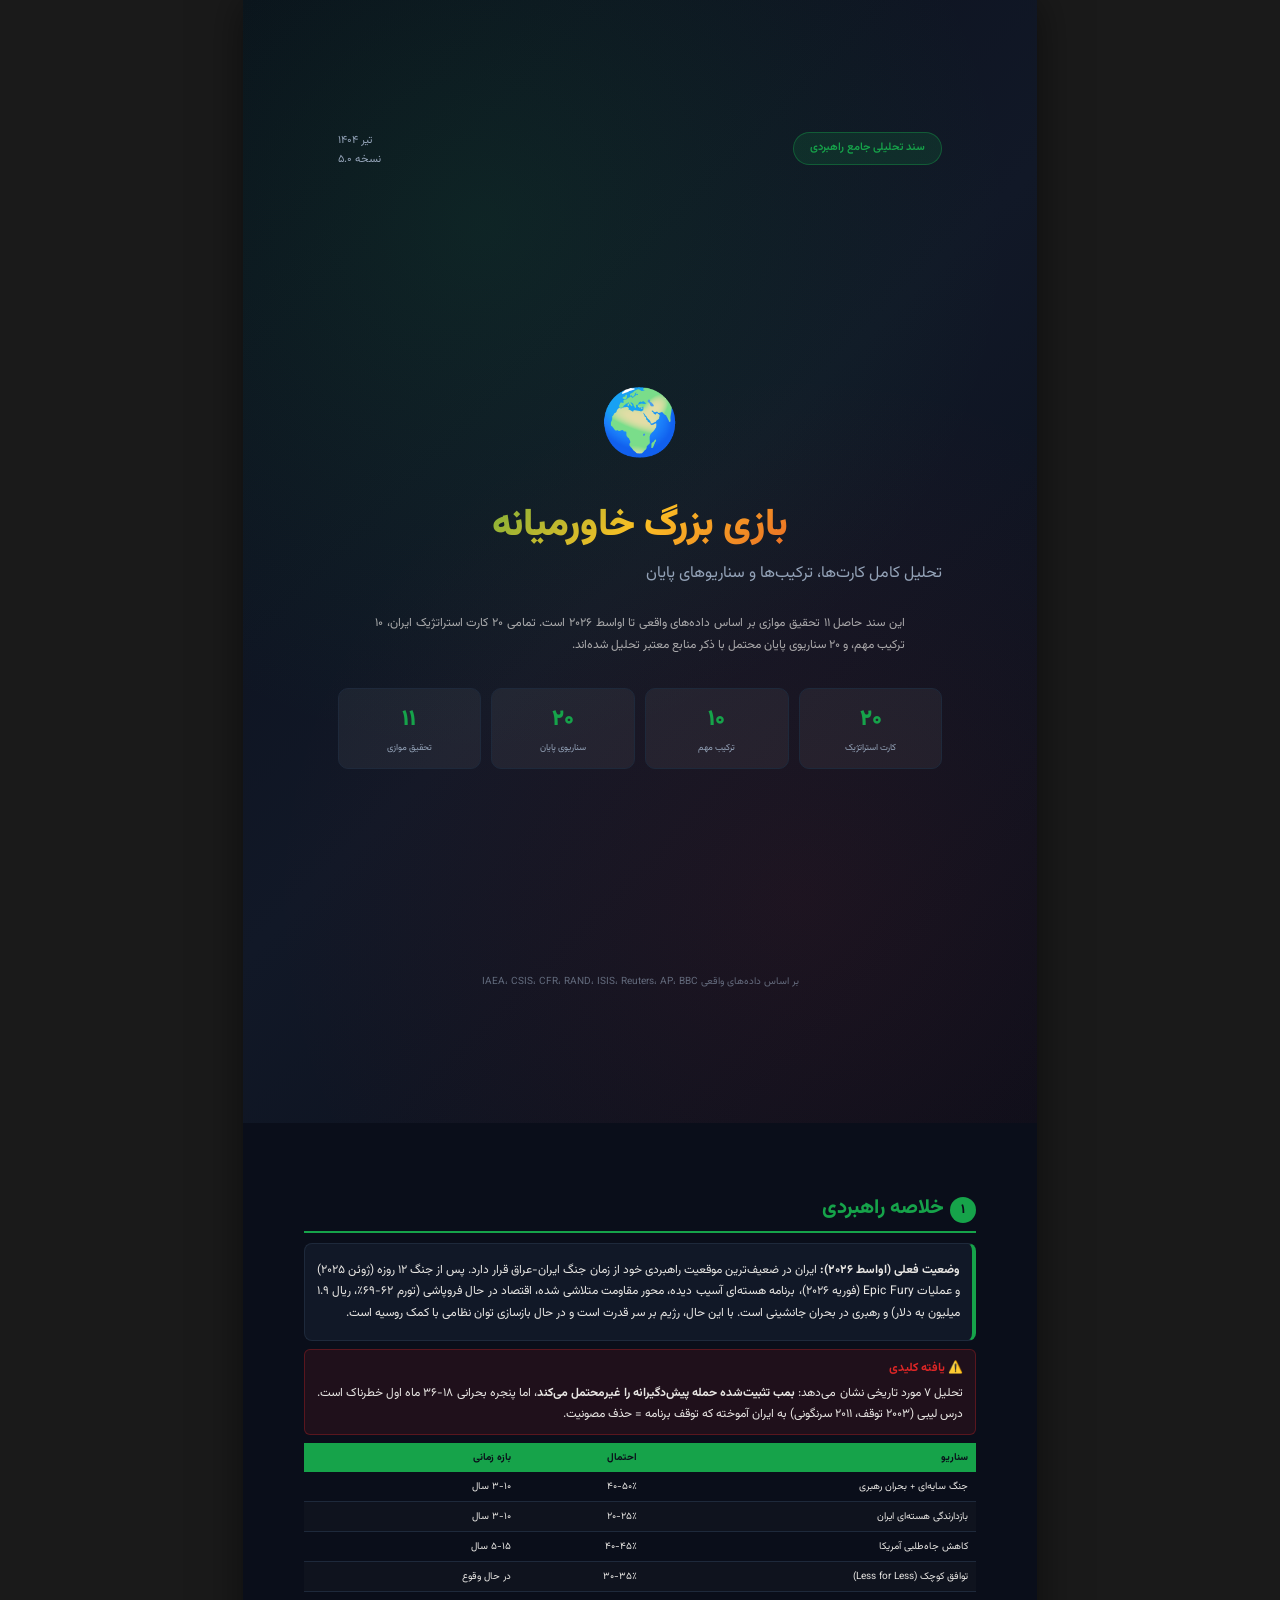
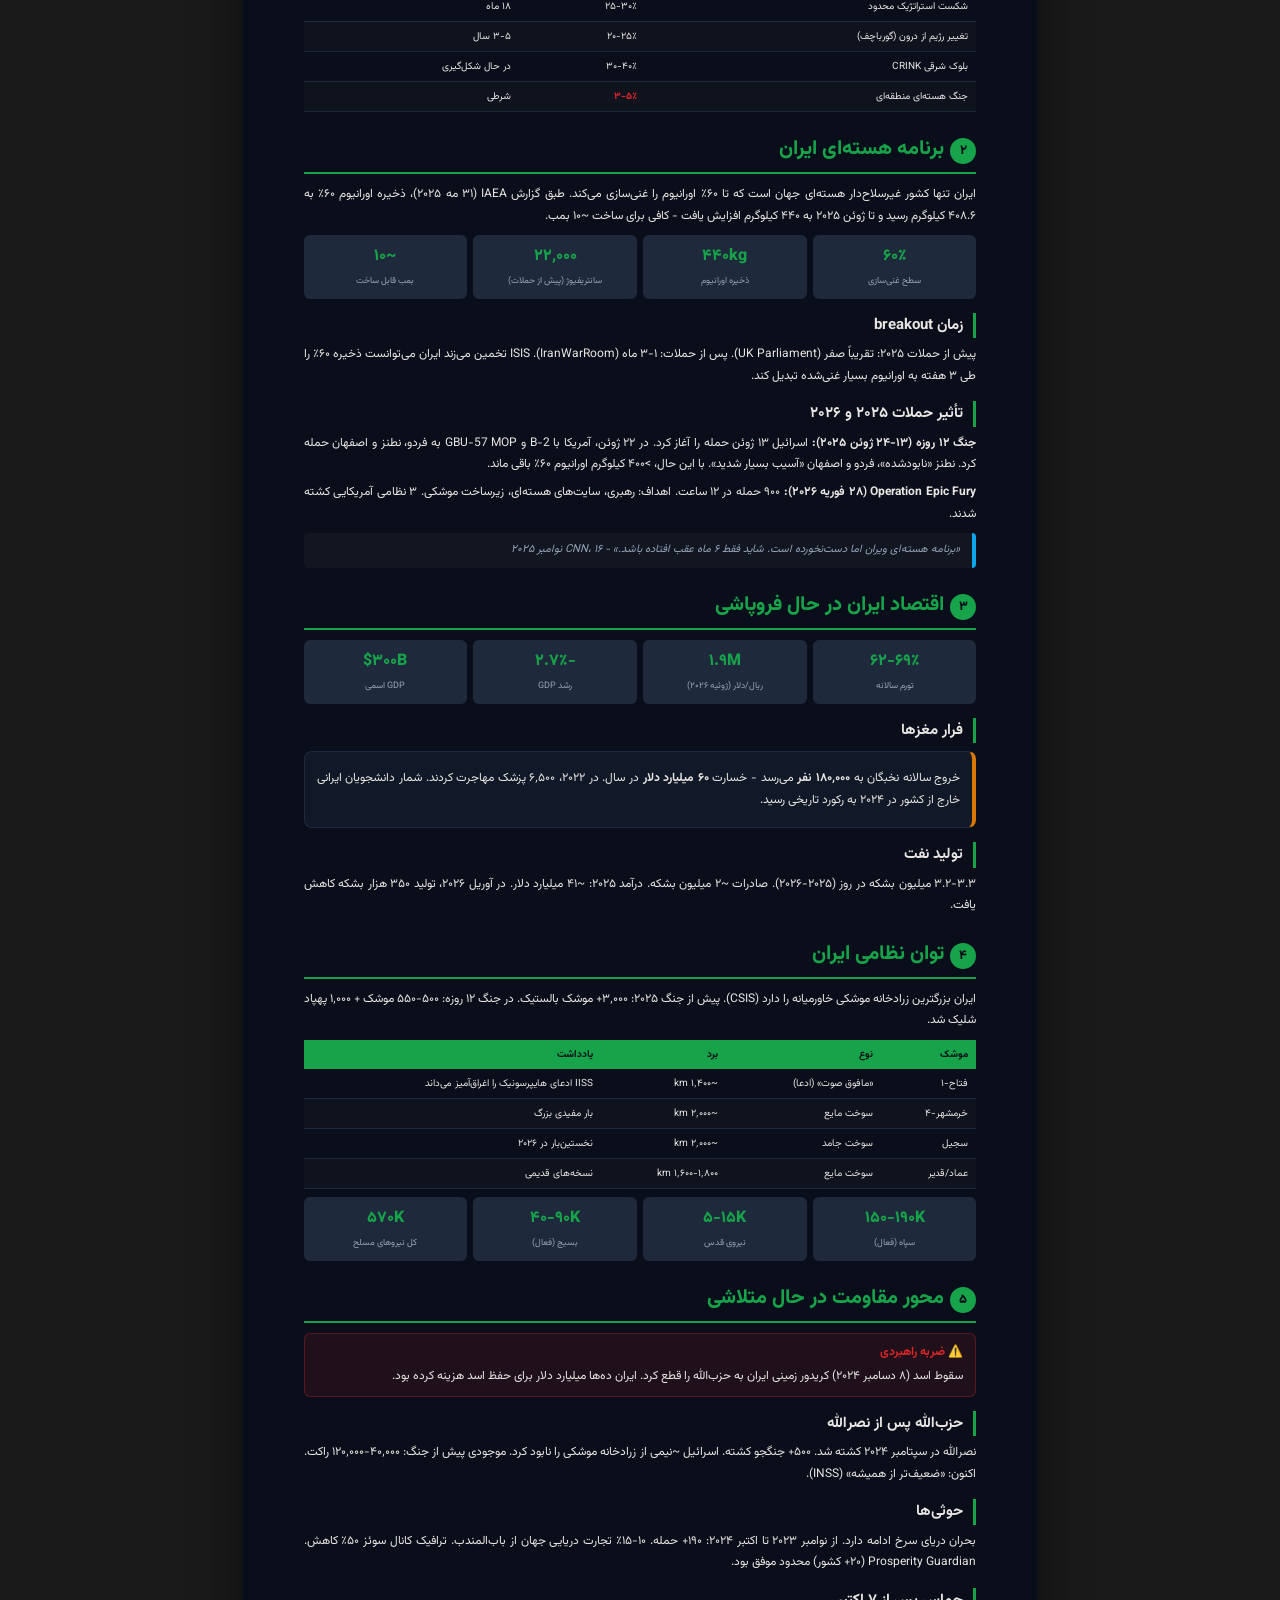
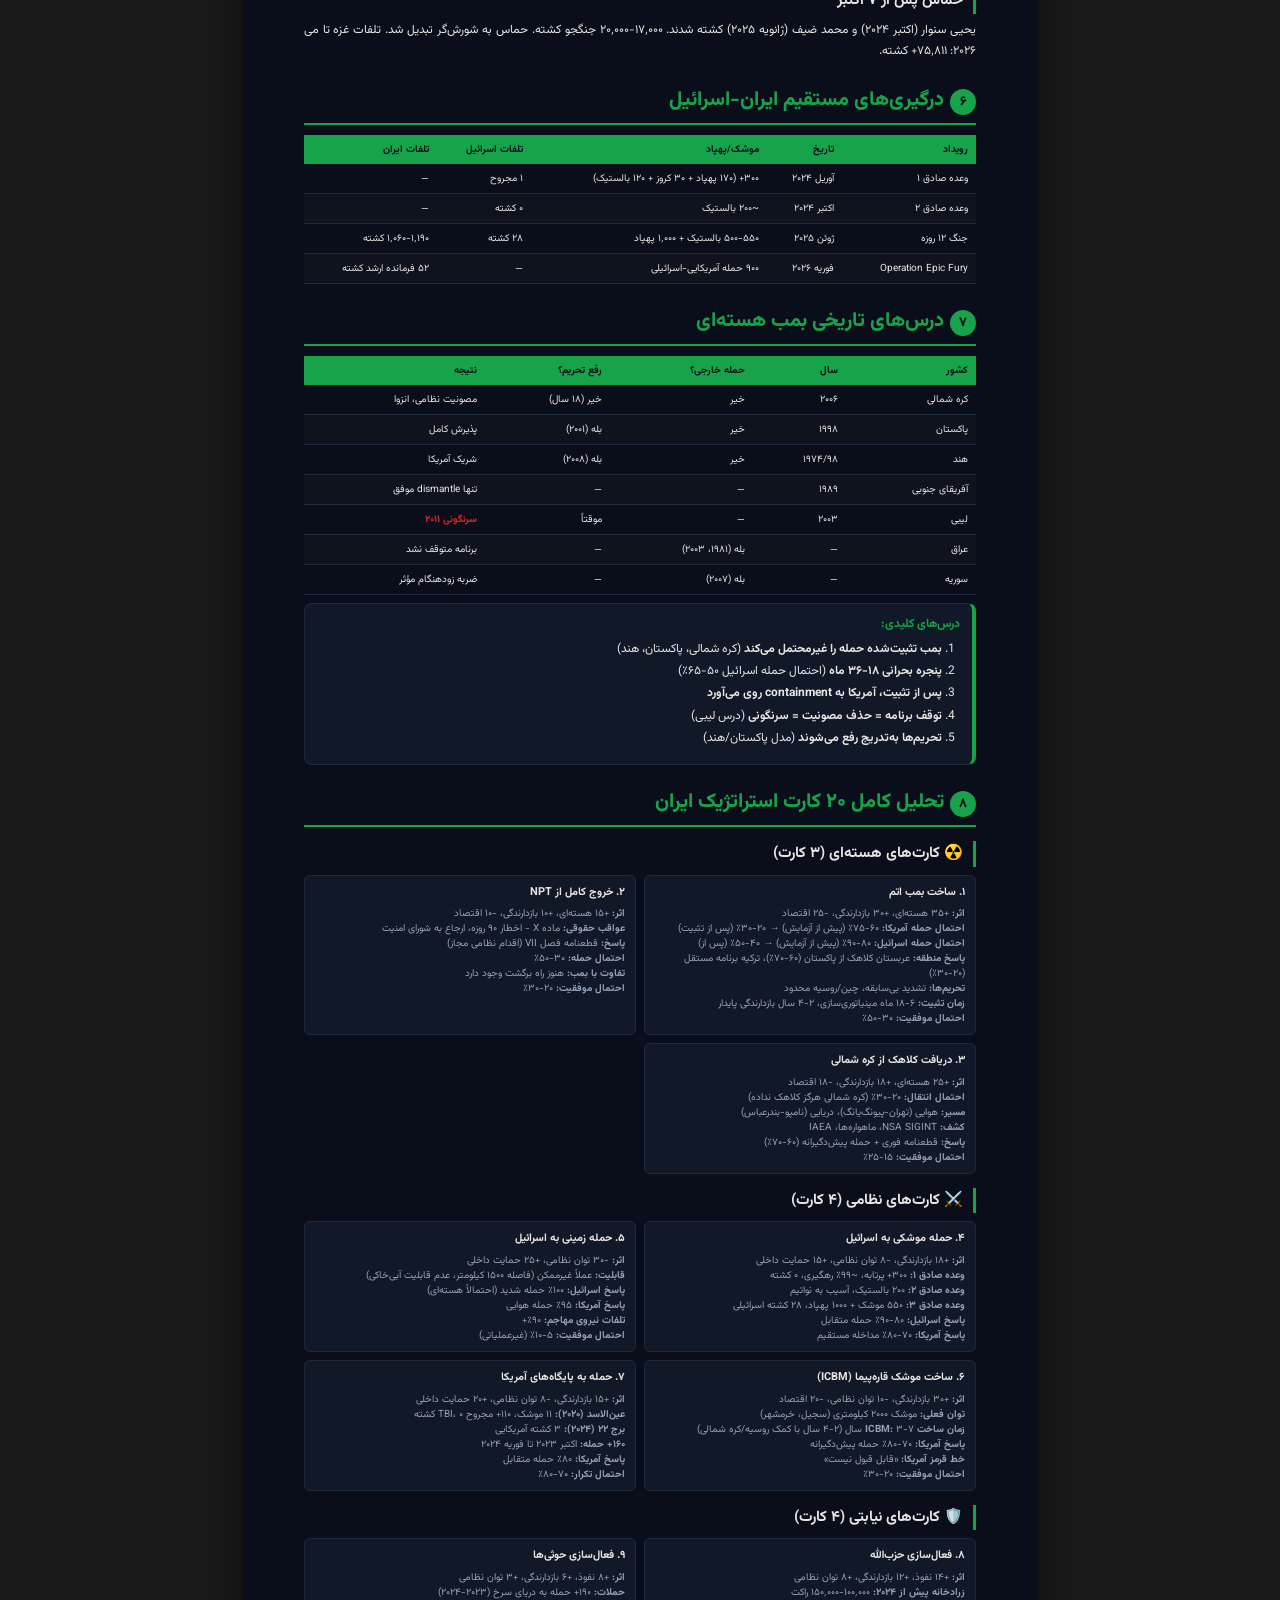
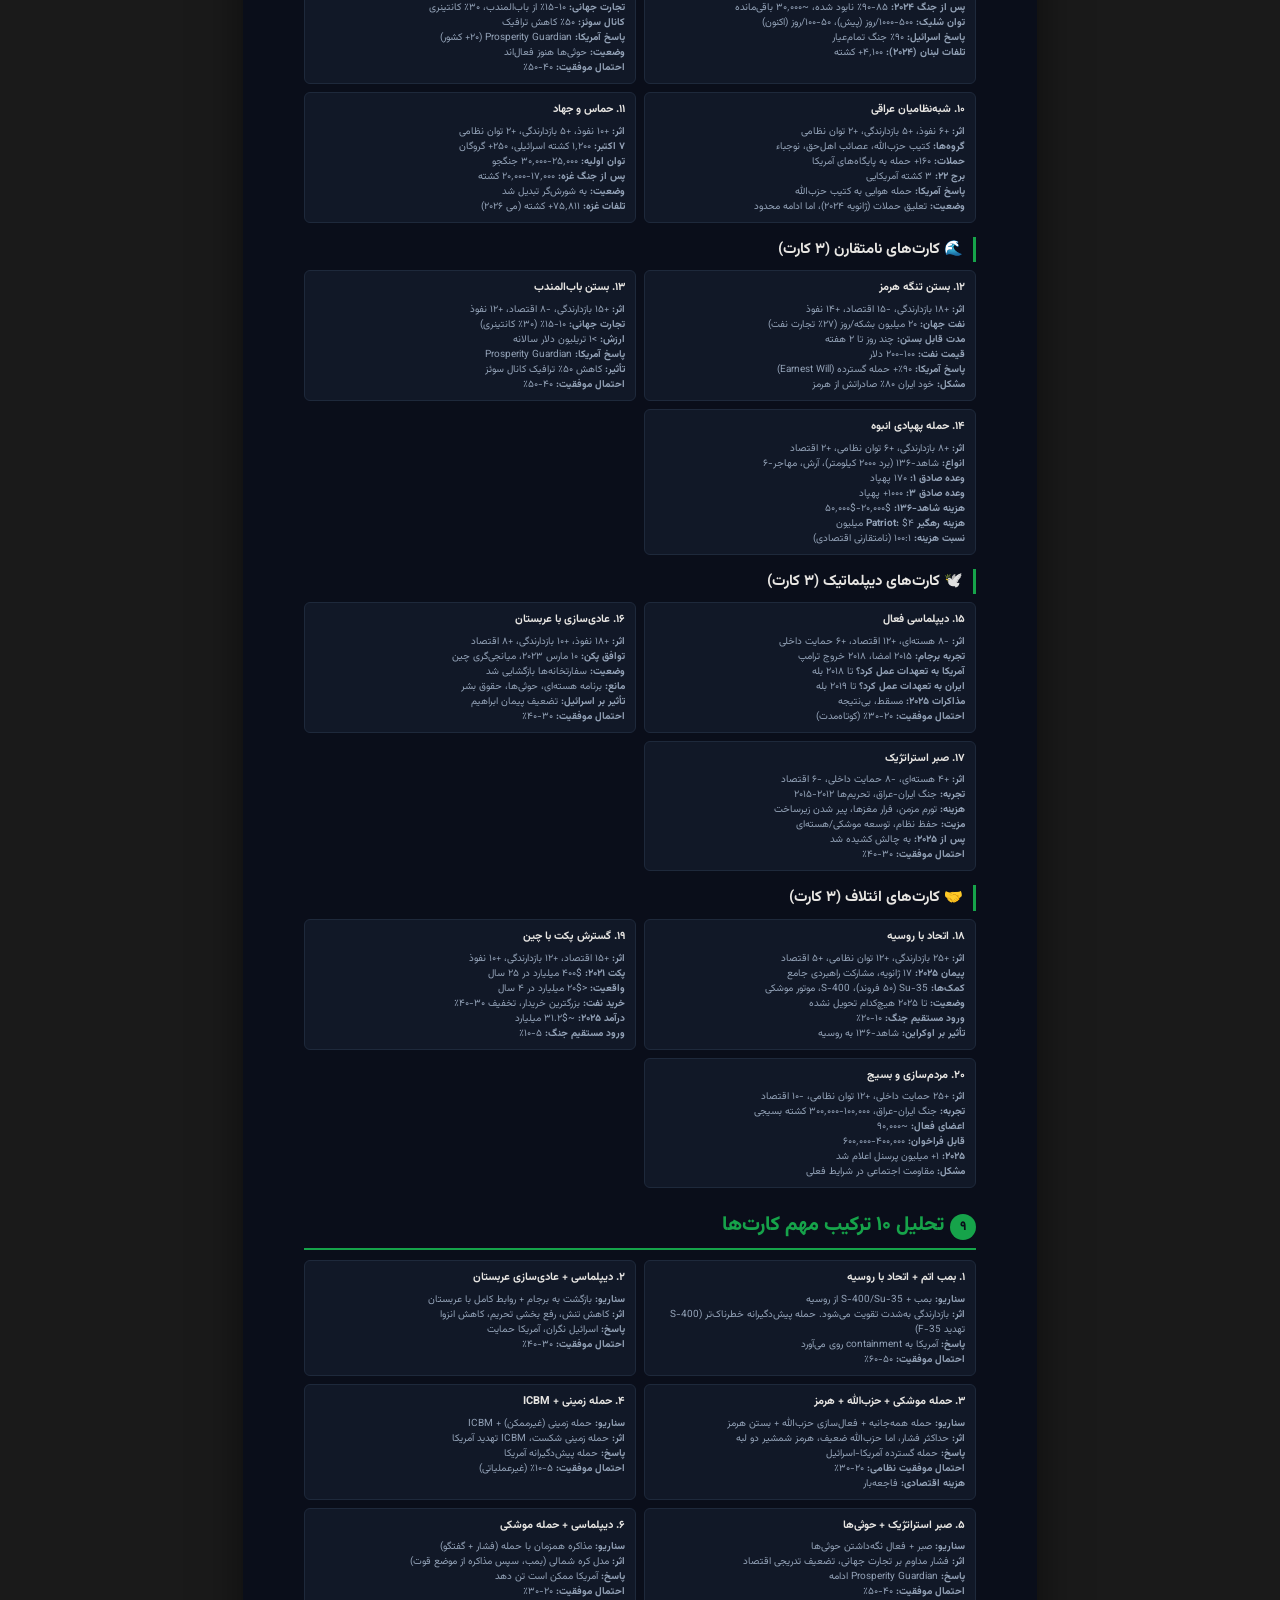
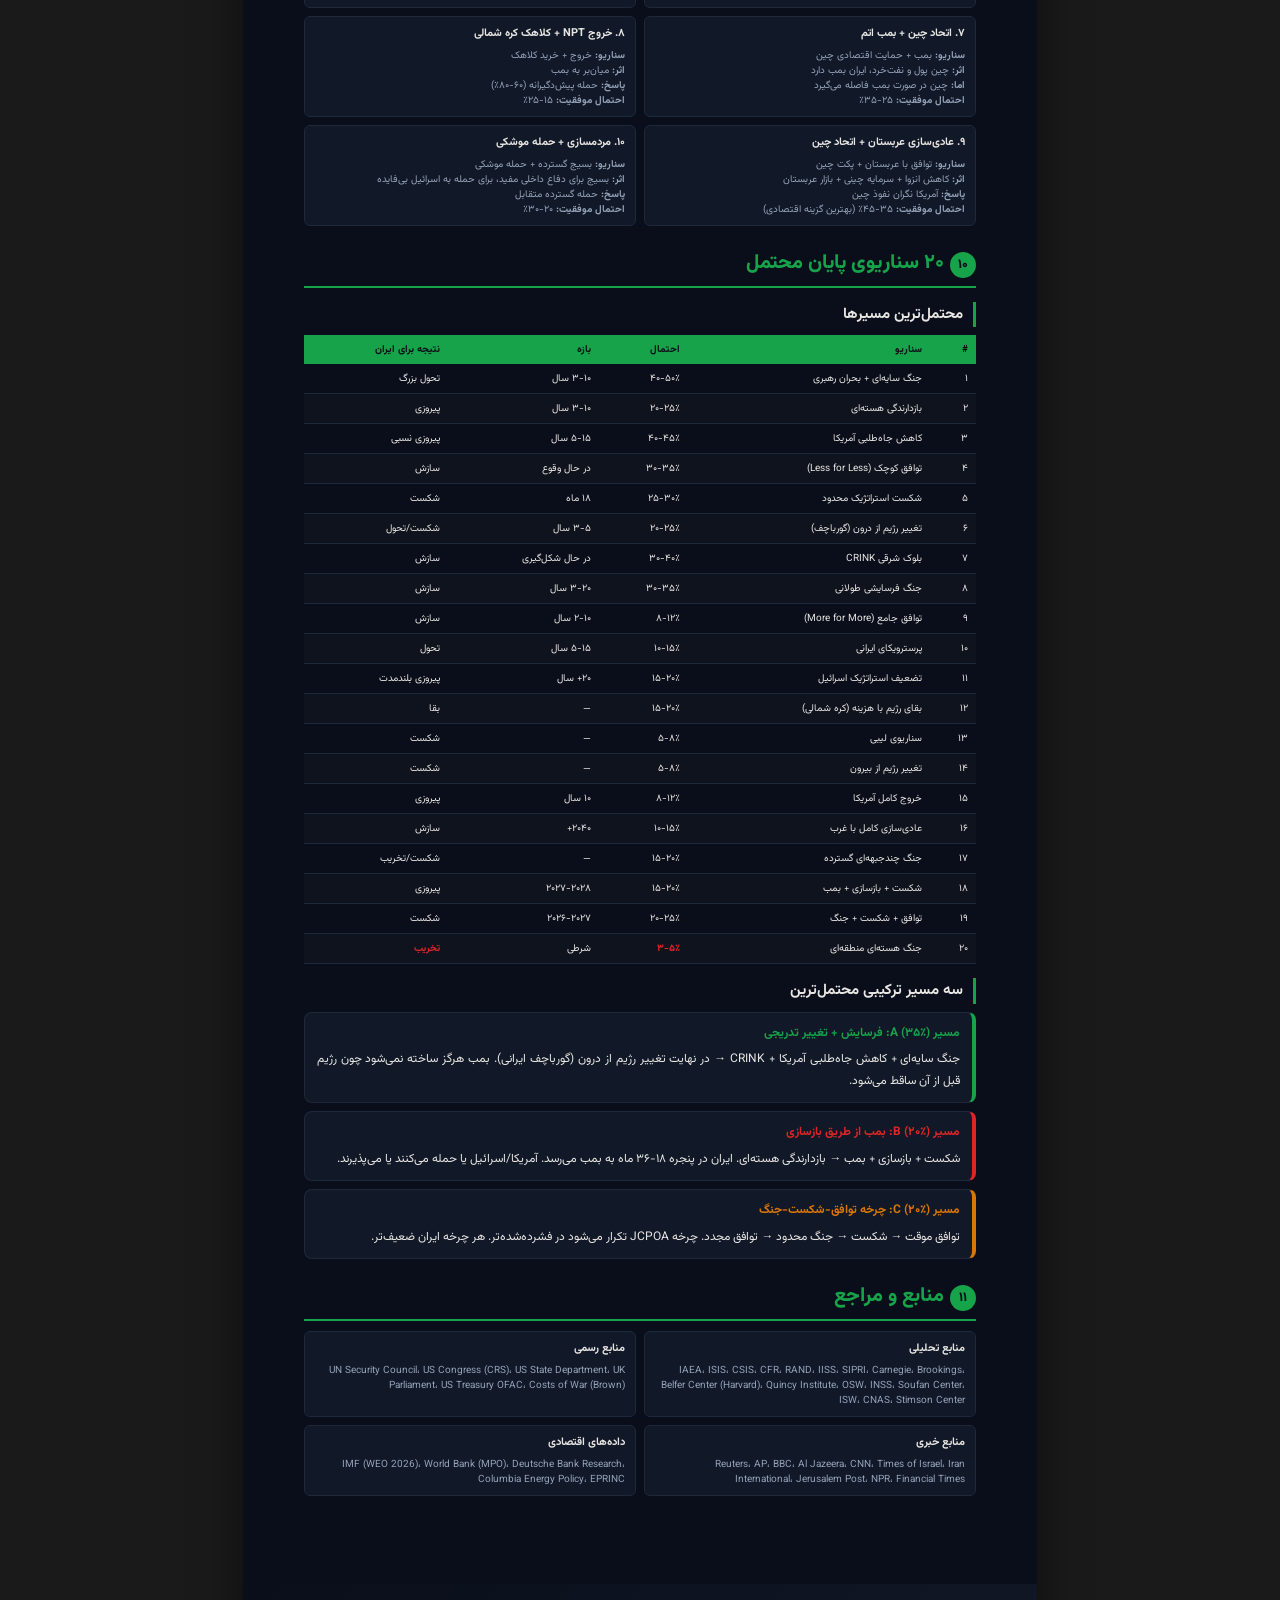
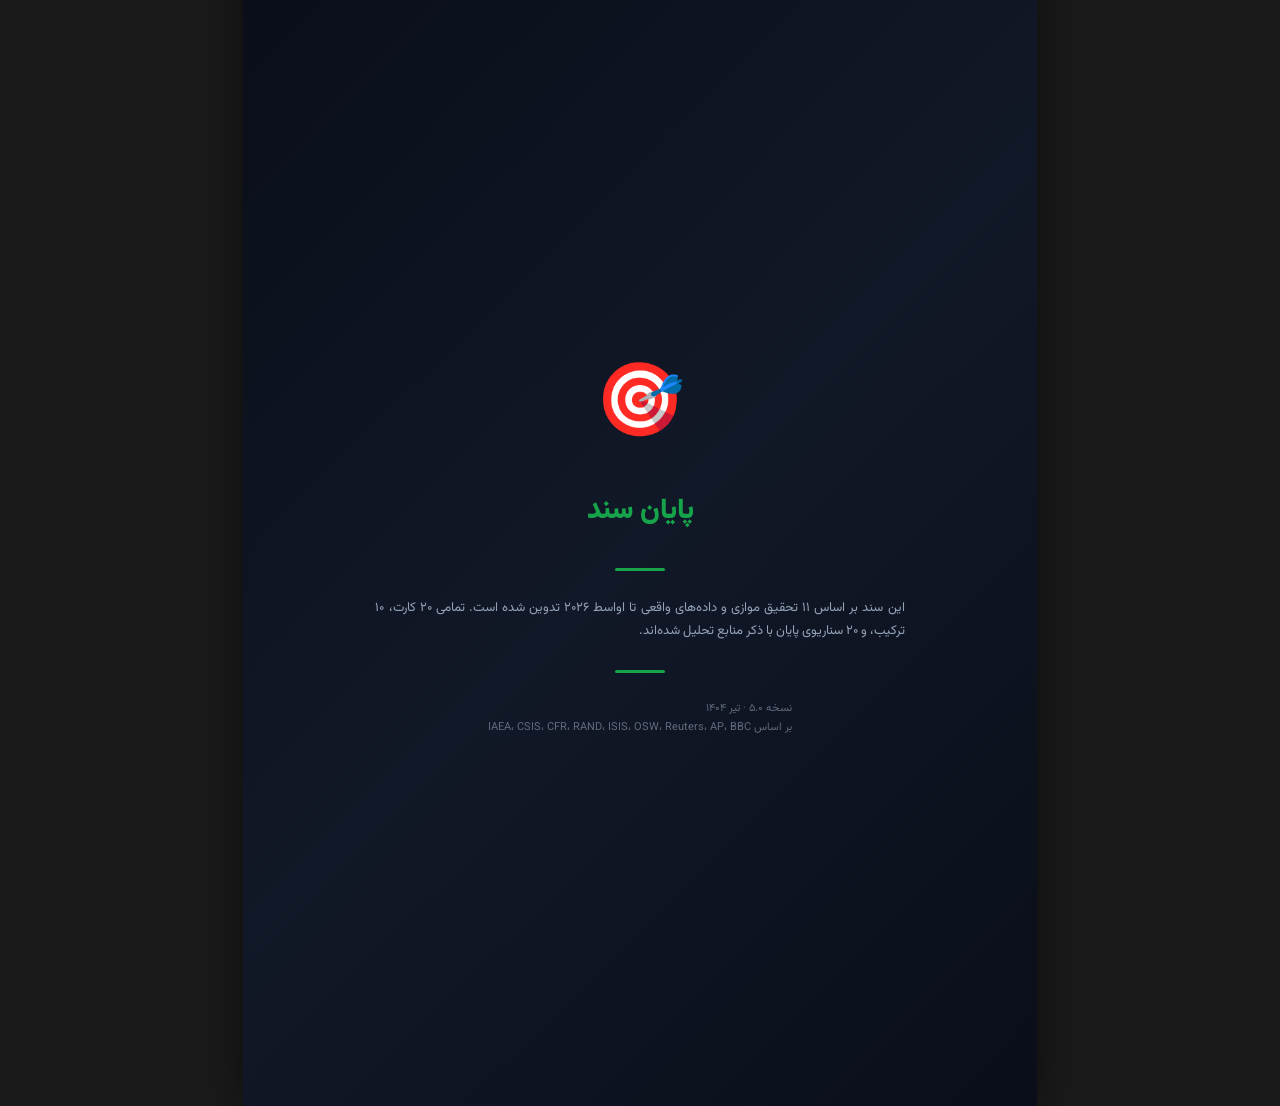
<file: scripts/research_doc_v5.html>
<!DOCTYPE html>
<html lang="fa" dir="rtl">
<head>
<meta charset="UTF-8">
<title>تحلیل کامل راهبردی - بازی بزرگ خاورمیانه</title>
<link href="https://fonts.googleapis.com/css2?family=Vazirmatn:wght@300;400;500;600;700;800;900&display=swap" rel="stylesheet">
<style>
@page { size: A4; margin: 0; }
:root {
    --c-bg: #0a0e1a;
    --c-text: #e8e6e3;
    --c-accent: #16a34a;
    --c-danger: #dc2626;
    --c-warn: #d97706;
    --c-info: #0ea5e9;
    --c-purple: #a855f7;
    --c-muted: #94a3b8;
    --c-border: #1e293b;
    --c-card: #111827;
    --c-card-light: #1e293b;
}
* { box-sizing: border-box; }
html, body {
    margin: 0; padding: 0;
    background: var(--c-bg);
    color: var(--c-text);
    font-family: 'Vazirmatn', 'Noto Sans Arabic', sans-serif;
    font-size: 12px;
    line-height: 1.7;
}
@media screen {
    html { background: #1a1a1a; display: flex; justify-content: center; }
    body { width: 210mm; background: var(--c-bg); box-shadow: 0 0 40px rgba(0,0,0,0.5); }
}

/* COVER */
.cover {
    width: 210mm; height: 297mm;
    padding: 35mm 25mm;
    background: linear-gradient(135deg, #0a0e1a 0%, #111827 50%, #0a0e1a 100%);
    break-after: page;
    position: relative; overflow: hidden;
    display: flex; flex-direction: column; justify-content: space-between;
}
.cover::before {
    content: ''; position: absolute; top: 0; left: 0; width: 100%; height: 100%;
    background: radial-gradient(circle at 30% 20%, rgba(22, 163, 74, 0.12) 0%, transparent 50%),
                radial-gradient(circle at 70% 80%, rgba(220, 38, 38, 0.08) 0%, transparent 50%);
    pointer-events: none;
}
.cover-content { position: relative; z-index: 2; display: flex; flex-direction: column; height: 100%; }
.cover-header { display: flex; justify-content: space-between; align-items: flex-start; }
.cover-badge {
    background: rgba(22, 163, 74, 0.15); border: 1px solid rgba(22, 163, 74, 0.4);
    color: var(--c-accent); padding: 6px 16px; border-radius: 20px;
    font-size: 11px; font-weight: 600;
}
.cover-date { color: var(--c-muted); font-size: 11px; text-align: left; }
.cover-main { text-align: center; margin: auto 0; }
.cover-icon { font-size: 64px; margin-bottom: 20px; }
.cover-title {
    font-size: 38px; font-weight: 900; line-height: 1.2; margin: 0 0 12px;
    background: linear-gradient(135deg, #16a34a 0%, #fbbf24 50%, #dc2626 100%);
    -webkit-background-clip: text; background-clip: text; -webkit-text-fill-color: transparent;
}
.cover-subtitle { font-size: 16px; color: var(--c-muted); margin: 0 0 24px; }
.cover-desc {
    font-size: 12px; color: var(--c-text); opacity: 0.7; line-height: 1.8;
    max-width: 140mm; margin: 0 auto;
}
.cover-stats { display: grid; grid-template-columns: repeat(4, 1fr); gap: 10px; margin: 32px auto 0; max-width: 160mm; }
.cover-stat {
    background: rgba(255,255,255,0.05); border: 1px solid var(--c-border);
    border-radius: 10px; padding: 12px; text-align: center;
}
.cover-stat-num { font-size: 22px; font-weight: 900; color: var(--c-accent); }
.cover-stat-label { font-size: 9px; color: var(--c-muted); margin-top: 2px; }
.cover-footer { text-align: center; color: var(--c-muted); font-size: 10px; opacity: 0.6; }

/* CONTENT */
.main-content { padding: 18mm 16mm; }
.section { margin-bottom: 20px; break-inside: avoid; }
.section-title {
    font-size: 20px; font-weight: 800; color: var(--c-accent);
    margin: 0 0 10px; padding-bottom: 6px; border-bottom: 2px solid var(--c-accent);
}
.section-num {
    display: inline-block; background: var(--c-accent); color: var(--c-bg);
    width: 26px; height: 26px; line-height: 26px; text-align: center;
    border-radius: 50%; font-size: 13px; margin-left: 6px;
}
.subsection-title {
    font-size: 15px; font-weight: 700; color: var(--c-text);
    margin: 14px 0 6px; padding-right: 10px; border-right: 3px solid var(--c-accent);
}
p { margin: 6px 0; text-align: justify; line-height: 1.8; }
.card {
    background: var(--c-card); border: 1px solid var(--c-border);
    border-radius: 8px; padding: 10px 12px; margin: 8px 0; break-inside: avoid;
}
.card-accent { border-right: 4px solid var(--c-accent); }
.card-danger { border-right: 4px solid var(--c-danger); }
.card-warn { border-right: 4px solid var(--c-warn); }
.card-info { border-right: 4px solid var(--c-info); }
.card-purple { border-right: 4px solid var(--c-purple); }
.stat-grid { display: grid; grid-template-columns: repeat(4, 1fr); gap: 6px; margin: 8px 0; }
.stat-box {
    background: var(--c-card-light); border-radius: 6px; padding: 8px 6px; text-align: center;
}
.stat-value { font-size: 16px; font-weight: 800; color: var(--c-accent); display: block; }
.stat-label { font-size: 9px; color: var(--c-muted); margin-top: 2px; }
table { width: 100%; border-collapse: collapse; margin: 8px 0; font-size: 10px; }
th { background: var(--c-accent); color: var(--c-bg); padding: 6px 8px; text-align: right; font-weight: 700; font-size: 10px; }
td { padding: 6px 8px; border-bottom: 1px solid var(--c-border); text-align: right; }
tr:nth-child(even) td { background: rgba(255,255,255,0.02); }
ul, ol { padding-right: 18px; margin: 6px 0; }
li { margin: 3px 0; line-height: 1.6; }
.highlight { background: rgba(22, 163, 74, 0.15); padding: 1px 4px; border-radius: 3px; font-weight: 600; }
.danger { color: var(--c-danger); font-weight: 700; }
.warn { color: var(--c-warn); font-weight: 700; }
.info { color: var(--c-info); font-weight: 700; }
.quote {
    background: rgba(255,255,255,0.03); border-right: 4px solid var(--c-info);
    padding: 8px 12px; margin: 8px 0; font-style: italic; color: var(--c-muted);
    border-radius: 4px; break-inside: avoid; font-size: 11px;
}
.source { font-size: 9px; color: var(--c-muted); margin-top: 2px; opacity: 0.7; }
.warning-box {
    background: rgba(220, 38, 38, 0.1); border: 1px solid rgba(220, 38, 38, 0.3);
    border-radius: 6px; padding: 8px 12px; margin: 8px 0; break-inside: avoid;
}
.warning-title { color: var(--c-danger); font-weight: 700; margin-bottom: 4px; font-size: 12px; }
.card-grid { display: grid; grid-template-columns: repeat(2, 1fr); gap: 8px; margin: 8px 0; }
.mini-card {
    background: var(--c-card); border: 1px solid var(--c-border);
    border-radius: 6px; padding: 8px 10px; break-inside: avoid;
}
.mini-card-title { font-size: 11px; font-weight: 700; margin-bottom: 4px; }
.mini-card-content { font-size: 10px; color: var(--c-muted); line-height: 1.5; }

/* ENDING */
.ending {
    width: 210mm; height: 297mm; padding: 35mm 25mm;
    background: linear-gradient(135deg, #0a0e1a 0%, #111827 50%, #0a0e1a 100%);
    break-before: page; position: relative; overflow: hidden;
    display: flex; flex-direction: column; justify-content: center; align-items: center; text-align: center;
}
.ending-icon { font-size: 72px; margin-bottom: 20px; }
.ending-title { font-size: 28px; font-weight: 900; color: var(--c-accent); margin: 0 0 12px; }
.ending-text { font-size: 13px; color: var(--c-muted); max-width: 140mm; line-height: 1.8; }
.ending-divider { width: 50px; height: 3px; background: var(--c-accent); margin: 20px auto; border-radius: 2px; }
</style>
</head>
<body>

<!-- COVER -->
<div class="cover">
    <div class="cover-content">
        <div class="cover-header">
            <div class="cover-badge">سند تحلیلی جامع راهبردی</div>
            <div class="cover-date">تیر ۱۴۰۴<br>نسخه ۵.۰</div>
        </div>
        <div class="cover-main">
            <div class="cover-icon">🌍</div>
            <h1 class="cover-title">بازی بزرگ خاورمیانه</h1>
            <p class="cover-subtitle">تحلیل کامل کارت‌ها، ترکیب‌ها و سناریوهای پایان</p>
            <p class="cover-desc">
                این سند حاصل ۱۱ تحقیق موازی بر اساس داده‌های واقعی تا اواسط ۲۰۲۶ است.
                تمامی ۲۰ کارت استراتژیک ایران، ۱۰ ترکیب مهم، و ۲۰ سناریوی پایان محتمل
                با ذکر منابع معتبر تحلیل شده‌اند.
            </p>
            <div class="cover-stats">
                <div class="cover-stat"><div class="cover-stat-num">۲۰</div><div class="cover-stat-label">کارت استراتژیک</div></div>
                <div class="cover-stat"><div class="cover-stat-num">۱۰</div><div class="cover-stat-label">ترکیب مهم</div></div>
                <div class="cover-stat"><div class="cover-stat-num">۲۰</div><div class="cover-stat-label">سناریوی پایان</div></div>
                <div class="cover-stat"><div class="cover-stat-num">۱۱</div><div class="cover-stat-label">تحقیق موازی</div></div>
            </div>
        </div>
        <div class="cover-footer">بر اساس داده‌های واقعی IAEA، CSIS، CFR، RAND، ISIS، Reuters، AP، BBC</div>
    </div>
</div>

<div class="main-content">

<!-- 1. EXECUTIVE SUMMARY -->
<div class="section">
    <h2 class="section-title"><span class="section-num">۱</span>خلاصه راهبردی</h2>
    <div class="card card-accent">
        <p><strong>وضعیت فعلی (اواسط ۲۰۲۶):</strong> ایران در ضعیف‌ترین موقعیت راهبردی خود از زمان جنگ ایران-عراق قرار دارد. پس از جنگ ۱۲ روزه (ژوئن ۲۰۲۵) و عملیات Epic Fury (فوریه ۲۰۲۶)، برنامه هسته‌ای آسیب دیده، محور مقاومت متلاشی شده، اقتصاد در حال فروپاشی (تورم ۶۲-۶۹٪، ریال ۱.۹ میلیون به دلار) و رهبری در بحران جانشینی است. با این حال، رژیم بر سر قدرت است و در حال بازسازی توان نظامی با کمک روسیه است.</p>
    </div>
    <div class="warning-box">
        <div class="warning-title">⚠️ یافته کلیدی</div>
        <p style="margin:0">تحلیل ۷ مورد تاریخی نشان می‌دهد: <strong>بمب تثبیت‌شده حمله پیش‌دگیرانه را غیرمحتمل می‌کند</strong>، اما پنجره بحرانی ۱۸-۳۶ ماه اول خطرناک است. درس لیبی (۲۰۰۳ توقف، ۲۰۱۱ سرنگونی) به ایران آموخته که توقف برنامه = حذف مصونیت.</p>
    </div>
    <table>
        <thead><tr><th>سناریو</th><th>احتمال</th><th>بازه زمانی</th></tr></thead>
        <tbody>
            <tr><td>جنگ سایه‌ای + بحران رهبری</td><td>۴۰-۵۰٪</td><td>۳-۱۰ سال</td></tr>
            <tr><td>بازدارندگی هسته‌ای ایران</td><td>۲۰-۲۵٪</td><td>۳-۱۰ سال</td></tr>
            <tr><td>کاهش جاه‌طلبی آمریکا</td><td>۴۰-۴۵٪</td><td>۵-۱۵ سال</td></tr>
            <tr><td>توافق کوچک (Less for Less)</td><td>۳۰-۳۵٪</td><td>در حال وقوع</td></tr>
            <tr><td>شکست استراتژیک محدود</td><td>۲۵-۳۰٪</td><td>۱۸ ماه</td></tr>
            <tr><td>تغییر رژیم از درون (گورباچف)</td><td>۲۰-۲۵٪</td><td>۳-۵ سال</td></tr>
            <tr><td>بلوک شرقی CRINK</td><td>۳۰-۴۰٪</td><td>در حال شکل‌گیری</td></tr>
            <tr><td>جنگ هسته‌ای منطقه‌ای</td><td class="danger">۳-۵٪</td><td>شرطی</td></tr>
        </tbody>
    </table>
</div>

<!-- 2. NUCLEAR PROGRAM -->
<div class="section">
    <h2 class="section-title"><span class="section-num">۲</span>برنامه هسته‌ای ایران</h2>
    <p>ایران تنها کشور غیرسلاح‌دار هسته‌ای جهان است که تا ۶۰٪ اورانیوم را غنی‌سازی می‌کند. طبق گزارش IAEA (۳۱ مه ۲۰۲۵)، ذخیره اورانیوم ۶۰٪ به ۴۰۸.۶ کیلوگرم رسید و تا ژوئن ۲۰۲۵ به ۴۴۰ کیلوگرم افزایش یافت - کافی برای ساخت ~۱۰ بمب.</p>
    <div class="stat-grid">
        <div class="stat-box"><span class="stat-value">۶۰٪</span><span class="stat-label">سطح غنی‌سازی</span></div>
        <div class="stat-box"><span class="stat-value">۴۴۰kg</span><span class="stat-label">ذخیره اورانیوم</span></div>
        <div class="stat-box"><span class="stat-value">۲۲٬۰۰۰</span><span class="stat-label">سانتریفیوژ (پیش از حملات)</span></div>
        <div class="stat-box"><span class="stat-value">~۱۰</span><span class="stat-label">بمب قابل ساخت</span></div>
    </div>
    <h3 class="subsection-title">زمان breakout</h3>
    <p>پیش از حملات ۲۰۲۵: تقریباً صفر (UK Parliament). پس از حملات: ۱-۳ ماه (IranWarRoom). ISIS تخمین می‌زند ایران می‌توانست ذخیره ۶۰٪ را طی ۳ هفته به اورانیوم بسیار غنی‌شده تبدیل کند.</p>
    <h3 class="subsection-title">تأثیر حملات ۲۰۲۵ و ۲۰۲۶</h3>
    <p><strong>جنگ ۱۲ روزه (۱۳-۲۴ ژوئن ۲۰۲۵):</strong> اسرائیل ۱۳ ژوئن حمله را آغاز کرد. در ۲۲ ژوئن، آمریکا با B-2 و GBU-57 MOP به فردو، نطنز و اصفهان حمله کرد. نطنز «نابودشده»، فردو و اصفهان «آسیب بسیار شدید». با این حال، >۴۰۰ کیلوگرم اورانیوم ۶۰٪ باقی ماند.</p>
    <p><strong>Operation Epic Fury (۲۸ فوریه ۲۰۲۶):</strong> ۹۰۰ حمله در ۱۲ ساعت. اهداف: رهبری، سایت‌های هسته‌ای، زیرساخت موشکی. ۳ نظامی آمریکایی کشته شدند.</p>
    <div class="quote">«برنامه هسته‌ای ویران اما دست‌نخورده است. شاید فقط ۶ ماه عقب افتاده باشد.» - CNN، ۱۶ نوامبر ۲۰۲۵</div>
</div>

<!-- 3. ECONOMY -->
<div class="section">
    <h2 class="section-title"><span class="section-num">۳</span>اقتصاد ایران در حال فروپاشی</h2>
    <div class="stat-grid">
        <div class="stat-box"><span class="stat-value">۶۲-۶۹٪</span><span class="stat-label">تورم سالانه</span></div>
        <div class="stat-box"><span class="stat-value">۱.۹M</span><span class="stat-label">ریال/دلار (ژوئیه ۲۰۲۶)</span></div>
        <div class="stat-box"><span class="stat-value">-۲.۷٪</span><span class="stat-label">رشد GDP</span></div>
        <div class="stat-box"><span class="stat-value">$۳۰۰B</span><span class="stat-label">GDP اسمی</span></div>
    </div>
    <h3 class="subsection-title">فرار مغزها</h3>
    <div class="card card-warn">
        <p>خروج سالانه نخبگان به <strong>۱۸۰٬۰۰۰ نفر</strong> می‌رسد - خسارت <strong>۶۰ میلیارد دلار</strong> در سال. در ۲۰۲۲، ۶٬۵۰۰ پزشک مهاجرت کردند. شمار دانشجویان ایرانی خارج از کشور در ۲۰۲۴ به رکورد تاریخی رسید.</p>
    </div>
    <h3 class="subsection-title">تولید نفت</h3>
    <p>۳.۲-۳.۳ میلیون بشکه در روز (۲۰۲۵-۲۰۲۶). صادرات ~۲ میلیون بشکه. درآمد ۲۰۲۵: ~۴۱ میلیارد دلار. در آوریل ۲۰۲۶، تولید ۳۵۰ هزار بشکه کاهش یافت.</p>
</div>

<!-- 4. MILITARY -->
<div class="section">
    <h2 class="section-title"><span class="section-num">۴</span>توان نظامی ایران</h2>
    <p>ایران بزرگترین زرادخانه موشکی خاورمیانه را دارد (CSIS). پیش از جنگ ۲۰۲۵: ۳٬۰۰۰+ موشک بالستیک. در جنگ ۱۲ روزه: ۵۰۰-۵۵۰ موشک + ۱٬۰۰۰ پهپاد شلیک شد.</p>
    <table>
        <thead><tr><th>موشک</th><th>نوع</th><th>برد</th><th>یادداشت</th></tr></thead>
        <tbody>
            <tr><td>فتاح-۱</td><td>«مافوق صوت» (ادعا)</td><td>~۱٬۴۰۰ km</td><td>IISS ادعای هایپرسونیک را اغراق‌آمیز می‌داند</td></tr>
            <tr><td>خرمشهر-۴</td><td>سوخت مایع</td><td>~۲٬۰۰۰ km</td><td>بار مفیدی بزرگ</td></tr>
            <tr><td>سجیل</td><td>سوخت جامد</td><td>~۲٬۰۰۰ km</td><td>نخستین‌بار در ۲۰۲۶</td></tr>
            <tr><td>عماد/قدیر</td><td>سوخت مایع</td><td>۱٬۶۰۰-۱٬۸۰۰ km</td><td>نسخه‌های قدیمی</td></tr>
        </tbody>
    </table>
    <div class="stat-grid">
        <div class="stat-box"><span class="stat-value">۱۵۰-۱۹۰K</span><span class="stat-label">سپاه (فعال)</span></div>
        <div class="stat-box"><span class="stat-value">۵-۱۵K</span><span class="stat-label">نیروی قدس</span></div>
        <div class="stat-box"><span class="stat-value">۴۰-۹۰K</span><span class="stat-label">بسیج (فعال)</span></div>
        <div class="stat-box"><span class="stat-value">۵۷۰K</span><span class="stat-label">کل نیروهای مسلح</span></div>
    </div>
</div>

<!-- 5. AXIS OF RESISTANCE -->
<div class="section">
    <h2 class="section-title"><span class="section-num">۵</span>محور مقاومت در حال متلاشی</h2>
    <div class="warning-box">
        <div class="warning-title">⚠️ ضربه راهبردی</div>
        <p style="margin:0">سقوط اسد (۸ دسامبر ۲۰۲۴) کریدور زمینی ایران به حزب‌الله را قطع کرد. ایران ده‌ها میلیارد دلار برای حفظ اسد هزینه کرده بود.</p>
    </div>
    <h3 class="subsection-title">حزب‌الله پس از نصرالله</h3>
    <p>نصرالله در سپتامبر ۲۰۲۴ کشته شد. ۵۰۰+ جنگجو کشته. اسرائیل ~نیمی از زرادخانه موشکی را نابود کرد. موجودی پیش از جنگ: ۴۰٬۰۰۰-۱۲۰٬۰۰۰ راکت. اکنون: «ضعیف‌تر از همیشه» (INSS).</p>
    <h3 class="subsection-title">حوثی‌ها</h3>
    <p>بحران دریای سرخ ادامه دارد. از نوامبر ۲۰۲۳ تا اکتبر ۲۰۲۴: ۱۹۰+ حمله. ۱۰-۱۵٪ تجارت دریایی جهان از باب‌المندب. ترافیک کانال سوئز ۵۰٪ کاهش. Prosperity Guardian (۲۰+ کشور) محدود موفق بود.</p>
    <h3 class="subsection-title">حماس پس از ۷ اکتبر</h3>
    <p>یحیی سنوار (اکتبر ۲۰۲۴) و محمد ضیف (ژانویه ۲۰۲۵) کشته شدند. ۱۷٬۰۰۰-۲۰٬۰۰۰ جنگجو کشته. حماس به شورش‌گر تبدیل شد. تلفات غزه تا می ۲۰۲۶: ۷۵٬۸۱۱+ کشته.</p>
</div>

<!-- 6. DIRECT CONFRONTATIONS -->
<div class="section">
    <h2 class="section-title"><span class="section-num">۶</span>درگیری‌های مستقیم ایران-اسرائیل</h2>
    <table>
        <thead><tr><th>رویداد</th><th>تاریخ</th><th>موشک/پهپاد</th><th>تلفات اسرائیل</th><th>تلفات ایران</th></tr></thead>
        <tbody>
            <tr><td>وعده صادق ۱</td><td>آوریل ۲۰۲۴</td><td>۳۰۰+ (۱۷۰ پهپاد + ۳۰ کروز + ۱۲۰ بالستیک)</td><td>۱ مجروح</td><td>—</td></tr>
            <tr><td>وعده صادق ۲</td><td>اکتبر ۲۰۲۴</td><td>~۲۰۰ بالستیک</td><td>۰ کشته</td><td>—</td></tr>
            <tr><td>جنگ ۱۲ روزه</td><td>ژوئن ۲۰۲۵</td><td>۵۰۰-۵۵۰ بالستیک + ۱٬۰۰۰ پهپاد</td><td>۲۸ کشته</td><td>۱٬۰۶۰-۱٬۱۹۰ کشته</td></tr>
            <tr><td>Operation Epic Fury</td><td>فوریه ۲۰۲۶</td><td>۹۰۰ حمله آمریکایی-اسرائیلی</td><td>—</td><td>۵۲ فرمانده ارشد کشته</td></tr>
        </tbody>
    </table>
</div>

<!-- 7. HISTORICAL LESSONS -->
<div class="section">
    <h2 class="section-title"><span class="section-num">۷</span>درس‌های تاریخی بمب هسته‌ای</h2>
    <table>
        <thead><tr><th>کشور</th><th>سال</th><th>حمله خارجی؟</th><th>رفع تحریم؟</th><th>نتیجه</th></tr></thead>
        <tbody>
            <tr><td>کره شمالی</td><td>۲۰۰۶</td><td>خیر</td><td>خیر (۱۸ سال)</td><td>مصونیت نظامی، انزوا</td></tr>
            <tr><td>پاکستان</td><td>۱۹۹۸</td><td>خیر</td><td>بله (۲۰۰۱)</td><td>پذیرش کامل</td></tr>
            <tr><td>هند</td><td>۱۹۷۴/۹۸</td><td>خیر</td><td>بله (۲۰۰۸)</td><td>شریک آمریکا</td></tr>
            <tr><td>آفریقای جنوبی</td><td>۱۹۸۹</td><td>—</td><td>—</td><td>تنها dismantle موفق</td></tr>
            <tr><td>لیبی</td><td>۲۰۰۳</td><td>—</td><td>موقتاً</td><td class="danger">سرنگونی ۲۰۱۱</td></tr>
            <tr><td>عراق</td><td>—</td><td>بله (۱۹۸۱، ۲۰۰۳)</td><td>—</td><td>برنامه متوقف نشد</td></tr>
            <tr><td>سوریه</td><td>—</td><td>بله (۲۰۰۷)</td><td>—</td><td>ضربه زودهنگام مؤثر</td></tr>
        </tbody>
    </table>
    <div class="card card-accent">
        <h4 style="margin:0 0 6px;color:var(--c-accent)">درس‌های کلیدی:</h4>
        <ol>
            <li><strong>بمب تثبیت‌شده حمله را غیرمحتمل می‌کند</strong> (کره شمالی، پاکستان، هند)</li>
            <li><strong>پنجره بحرانی ۱۸-۳۶ ماه</strong> (احتمال حمله اسرائیل ۵۰-۶۵٪)</li>
            <li><strong>پس از تثبیت، آمریکا به containment روی می‌آورد</strong></li>
            <li><strong>توقف برنامه = حذف مصونیت = سرنگونی</strong> (درس لیبی)</li>
            <li><strong>تحریم‌ها به‌تدریج رفع می‌شوند</strong> (مدل پاکستان/هند)</li>
        </ol>
    </div>
</div>

<!-- 8. ALL 20 CARDS -->
<div class="section">
    <h2 class="section-title"><span class="section-num">۸</span>تحلیل کامل ۲۰ کارت استراتژیک ایران</h2>
    
    <h3 class="subsection-title">☢️ کارت‌های هسته‌ای (۳ کارت)</h3>
    <div class="card-grid">
        <div class="mini-card card-danger">
            <div class="mini-card-title">۱. ساخت بمب اتم</div>
            <div class="mini-card-content">
                <strong>اثر:</strong> +۳۵ هسته‌ای، +۳۰ بازدارندگی، -۲۵ اقتصاد<br>
                <strong>احتمال حمله آمریکا:</strong> ۶۰-۷۵٪ (پیش از آزمایش) → ۲۰-۳۰٪ (پس از تثبیت)<br>
                <strong>احتمال حمله اسرائیل:</strong> ۸۰-۹۰٪ (پیش از آزمایش) → ۴۰-۵۰٪ (پس از)<br>
                <strong>پاسخ منطقه:</strong> عربستان کلاهک از پاکستان (۶۰-۷۰٪)، ترکیه برنامه مستقل (۲۰-۳۰٪)<br>
                <strong>تحریم‌ها:</strong> تشدید بی‌سابقه، چین/روسیه محدود<br>
                <strong>زمان تثبیت:</strong> ۶-۱۸ ماه مینیاتوری‌سازی، ۲-۴ سال بازدارندگی پایدار<br>
                <strong>احتمال موفقیت:</strong> ۳۰-۵۰٪
            </div>
        </div>
        <div class="mini-card card-warn">
            <div class="mini-card-title">۲. خروج کامل از NPT</div>
            <div class="mini-card-content">
                <strong>اثر:</strong> +۱۵ هسته‌ای، +۱۰ بازدارندگی، -۱۰ اقتصاد<br>
                <strong>عواقب حقوقی:</strong> ماده X - اخطار ۹۰ روزه، ارجاع به شورای امنیت<br>
                <strong>پاسخ:</strong> قطعنامه فصل VII (اقدام نظامی مجاز)<br>
                <strong>احتمال حمله:</strong> ۳۰-۵۰٪<br>
                <strong>تفاوت با بمب:</strong> هنوز راه برگشت وجود دارد<br>
                <strong>احتمال موفقیت:</strong> ۲۰-۳۰٪
            </div>
        </div>
        <div class="mini-card card-danger">
            <div class="mini-card-title">۳. دریافت کلاهک از کره شمالی</div>
            <div class="mini-card-content">
                <strong>اثر:</strong> +۲۵ هسته‌ای، +۱۸ بازدارندگی، -۱۸ اقتصاد<br>
                <strong>احتمال انتقال:</strong> ۲۰-۳۰٪ (کره شمالی هرگز کلاهک نداده)<br>
                <strong>مسیر:</strong> هوایی (تهران-پیونگ‌یانگ)، دریایی (نامپو-بندرعباس)<br>
                <strong>کشف:</strong> NSA SIGINT، ماهواره‌ها، IAEA<br>
                <strong>پاسخ:</strong> قطعنامه فوری + حمله پیش‌دگیرانه (۶۰-۷۰٪)<br>
                <strong>احتمال موفقیت:</strong> ۱۵-۲۵٪
            </div>
        </div>
    </div>

    <h3 class="subsection-title">⚔️ کارت‌های نظامی (۴ کارت)</h3>
    <div class="card-grid">
        <div class="mini-card card-danger">
            <div class="mini-card-title">۴. حمله موشکی به اسرائیل</div>
            <div class="mini-card-content">
                <strong>اثر:</strong> +۱۸ بازدارندگی، -۸ توان نظامی، +۱۵ حمایت داخلی<br>
                <strong>وعده صادق ۱:</strong> ۳۰۰+ پرتابه، ~۹۹٪ رهگیری، ۰ کشته<br>
                <strong>وعده صادق ۲:</strong> ۲۰۰ بالستیک، آسیب به نواتیم<br>
                <strong>وعده صادق ۳:</strong> ۵۵۰ موشک + ۱۰۰۰ پهپاد، ۲۸ کشته اسرائیلی<br>
                <strong>پاسخ اسرائیل:</strong> ۸۰-۹۰٪ حمله متقابل<br>
                <strong>پاسخ آمریکا:</strong> ۷۰-۸۰٪ مداخله مستقیم
            </div>
        </div>
        <div class="mini-card card-danger">
            <div class="mini-card-title">۵. حمله زمینی به اسرائیل</div>
            <div class="mini-card-content">
                <strong>اثر:</strong> -۳۰ توان نظامی، +۲۵ حمایت داخلی<br>
                <strong>قابلیت:</strong> عملاً غیرممکن (فاصله ۱۵۰۰ کیلومتر، عدم قابلیت آبی‌خاکی)<br>
                <strong>پاسخ اسرائیل:</strong> ۱۰۰٪ حمله شدید (احتمالاً هسته‌ای)<br>
                <strong>پاسخ آمریکا:</strong> ۹۵٪ حمله هوایی<br>
                <strong>تلفات نیروی مهاجم:</strong> ۹۰٪+<br>
                <strong>احتمال موفقیت:</strong> ۵-۱۰٪ (غیرعملیاتی)
            </div>
        </div>
        <div class="mini-card card-warn">
            <div class="mini-card-title">۶. ساخت موشک قاره‌پیما (ICBM)</div>
            <div class="mini-card-content">
                <strong>اثر:</strong> +۳۰ بازدارندگی، -۱۰ توان نظامی، -۲۰ اقتصاد<br>
                <strong>توان فعلی:</strong> موشک ۲۰۰۰ کیلومتری (سجیل، خرمشهر)<br>
                <strong>زمان ساخت ICBM:</strong> ۳-۷ سال (۲-۴ سال با کمک روسیه/کره شمالی)<br>
                <strong>پاسخ آمریکا:</strong> ۷۰-۸۰٪ حمله پیش‌دگیرانه<br>
                <strong>خط قرمز آمریکا:</strong> «قابل قبول نیست»<br>
                <strong>احتمال موفقیت:</strong> ۲۰-۳۰٪
            </div>
        </div>
        <div class="mini-card card-danger">
            <div class="mini-card-title">۷. حمله به پایگاه‌های آمریکا</div>
            <div class="mini-card-content">
                <strong>اثر:</strong> +۱۵ بازدارندگی، -۸ توان نظامی، +۲۰ حمایت داخلی<br>
                <strong>عین‌الاسد (۲۰۲۰):</strong> ۱۱ موشک، ۱۱۰+ مجروح TBI، ۰ کشته<br>
                <strong>برج ۲۲ (۲۰۲۴):</strong> ۳ کشته آمریکایی<br>
                <strong>۱۶۰+ حمله:</strong> اکتبر ۲۰۲۳ تا فوریه ۲۰۲۴<br>
                <strong>پاسخ آمریکا:</strong> ۸۰٪ حمله متقابل<br>
                <strong>احتمال تکرار:</strong> ۷۰-۸۰٪
            </div>
        </div>
    </div>

    <h3 class="subsection-title">🛡️ کارت‌های نیابتی (۴ کارت)</h3>
    <div class="card-grid">
        <div class="mini-card card-warn">
            <div class="mini-card-title">۸. فعال‌سازی حزب‌الله</div>
            <div class="mini-card-content">
                <strong>اثر:</strong> +۱۴ نفوذ، +۱۲ بازدارندگی، +۸ توان نظامی<br>
                <strong>زرادخانه پیش از ۲۰۲۴:</strong> ۱۰۰٬۰۰۰-۱۵۰٬۰۰۰ راکت<br>
                <strong>پس از جنگ ۲۰۲۴:</strong> ۸۵-۹۰٪ نابود شده، ~۳۰٬۰۰۰ باقی‌مانده<br>
                <strong>توان شلیک:</strong> ۵۰۰-۱۰۰۰/روز (پیش)، ۵۰-۱۰۰/روز (اکنون)<br>
                <strong>پاسخ اسرائیل:</strong> ۹۰٪ جنگ تمام‌عیار<br>
                <strong>تلفات لبنان (۲۰۲۴):</strong> ۴٬۱۰۰+ کشته
            </div>
        </div>
        <div class="mini-card card-info">
            <div class="mini-card-title">۹. فعال‌سازی حوثی‌ها</div>
            <div class="mini-card-content">
                <strong>اثر:</strong> +۸ نفوذ، +۶ بازدارندگی، +۳ توان نظامی<br>
                <strong>حملات:</strong> ۱۹۰+ حمله به دریای سرخ (۲۰۲۳-۲۰۲۴)<br>
                <strong>تجارت جهانی:</strong> ۱۰-۱۵٪ از باب‌المندب، ۳۰٪ کانتینری<br>
                <strong>کانال سوئز:</strong> ۵۰٪ کاهش ترافیک<br>
                <strong>پاسخ آمریکا:</strong> Prosperity Guardian (۲۰+ کشور)<br>
                <strong>وضعیت:</strong> حوثی‌ها هنوز فعال‌اند<br>
                <strong>احتمال موفقیت:</strong> ۴۰-۵۰٪
            </div>
        </div>
        <div class="mini-card card-info">
            <div class="mini-card-title">۱۰. شبه‌نظامیان عراقی</div>
            <div class="mini-card-content">
                <strong>اثر:</strong> +۶ نفوذ، +۵ بازدارندگی، +۲ توان نظامی<br>
                <strong>گروه‌ها:</strong> کتیب حزب‌الله، عصائب اهل‌حق، نوجباء<br>
                <strong>حملات:</strong> ۱۶۰+ حمله به پایگاه‌های آمریکا<br>
                <strong>برج ۲۲:</strong> ۳ کشته آمریکایی<br>
                <strong>پاسخ آمریکا:</strong> حمله هوایی به کتیب حزب‌الله<br>
                <strong>وضعیت:</strong> تعلیق حملات (ژانویه ۲۰۲۴)، اما ادامه محدود
            </div>
        </div>
        <div class="mini-card card-warn">
            <div class="mini-card-title">۱۱. حماس و جهاد</div>
            <div class="mini-card-content">
                <strong>اثر:</strong> +۱۰ نفوذ، +۵ بازدارندگی، +۲ توان نظامی<br>
                <strong>۷ اکتبر:</strong> ۱٬۲۰۰ کشته اسرائیلی، ۲۵۰+ گروگان<br>
                <strong>توان اولیه:</strong> ۲۵٬۰۰۰-۳۰٬۰۰۰ جنگجو<br>
                <strong>پس از جنگ غزه:</strong> ۱۷٬۰۰۰-۲۰٬۰۰۰ کشته<br>
                <strong>وضعیت:</strong> به شورش‌گر تبدیل شد<br>
                <strong>تلفات غزه:</strong> ۷۵٬۸۱۱+ کشته (می ۲۰۲۶)
            </div>
        </div>
    </div>

    <h3 class="subsection-title">🌊 کارت‌های نامتقارن (۳ کارت)</h3>
    <div class="card-grid">
        <div class="mini-card card-danger">
            <div class="mini-card-title">۱۲. بستن تنگه هرمز</div>
            <div class="mini-card-content">
                <strong>اثر:</strong> +۱۸ بازدارندگی، -۱۵ اقتصاد، +۱۴ نفوذ<br>
                <strong>نفت جهان:</strong> ۲۰ میلیون بشکه/روز (۲۷٪ تجارت نفت)<br>
                <strong>مدت قابل بستن:</strong> چند روز تا ۲ هفته<br>
                <strong>قیمت نفت:</strong> ۱۰۰-۲۰۰ دلار<br>
                <strong>پاسخ آمریکا:</strong> ۹۰٪+ حمله گسترده (Earnest Will)<br>
                <strong>مشکل:</strong> خود ایران ۸۰٪ صادراتش از هرمز
            </div>
        </div>
        <div class="mini-card card-warn">
            <div class="mini-card-title">۱۳. بستن باب‌المندب</div>
            <div class="mini-card-content">
                <strong>اثر:</strong> +۱۵ بازدارندگی، -۸ اقتصاد، +۱۲ نفوذ<br>
                <strong>تجارت جهانی:</strong> ۱۰-۱۵٪ (۳۰٪ کانتینری)<br>
                <strong>ارزش:</strong> >۱ تریلیون دلار سالانه<br>
                <strong>پاسخ آمریکا:</strong> Prosperity Guardian<br>
                <strong>تأثیر:</strong> کاهش ۵۰٪ ترافیک کانال سوئز<br>
                <strong>احتمال موفقیت:</strong> ۴۰-۵۰٪
            </div>
        </div>
        <div class="mini-card card-accent">
            <div class="mini-card-title">۱۴. حمله پهپادی انبوه</div>
            <div class="mini-card-content">
                <strong>اثر:</strong> +۸ بازدارندگی، +۶ توان نظامی، +۲ اقتصاد<br>
                <strong>انواع:</strong> شاهد-۱۳۶ (برد ۲۰۰۰ کیلومتر)، آرش، مهاجر-۶<br>
                <strong>وعده صادق ۱:</strong> ۱۷۰ پهپاد<br>
                <strong>وعده صادق ۳:</strong> ۱۰۰۰+ پهپاد<br>
                <strong>هزینه شاهد-۱۳۶:</strong> $۲۰٬۰۰۰-$۵۰٬۰۰۰<br>
                <strong>هزینه رهگیر Patriot:</strong> $۴ میلیون<br>
                <strong>نسبت هزینه:</strong> ۱۰۰:۱ (نامتقارنی اقتصادی)
            </div>
        </div>
    </div>

    <h3 class="subsection-title">🕊️ کارت‌های دیپلماتیک (۳ کارت)</h3>
    <div class="card-grid">
        <div class="mini-card card-info">
            <div class="mini-card-title">۱۵. دیپلماسی فعال</div>
            <div class="mini-card-content">
                <strong>اثر:</strong> -۸ هسته‌ای، +۱۲ اقتصاد، +۶ حمایت داخلی<br>
                <strong>تجربه برجام:</strong> ۲۰۱۵ امضا، ۲۰۱۸ خروج ترامپ<br>
                <strong>آمریکا به تعهدات عمل کرد؟</strong> تا ۲۰۱۸ بله<br>
                <strong>ایران به تعهدات عمل کرد؟</strong> تا ۲۰۱۹ بله<br>
                <strong>مذاکرات ۲۰۲۵:</strong> مسقط، بی‌نتیجه<br>
                <strong>احتمال موفقیت:</strong> ۲۰-۳۰٪ (کوتاه‌مدت)
            </div>
        </div>
        <div class="mini-card card-accent">
            <div class="mini-card-title">۱۶. عادی‌سازی با عربستان</div>
            <div class="mini-card-content">
                <strong>اثر:</strong> +۱۸ نفوذ، +۱۰ بازدارندگی، +۸ اقتصاد<br>
                <strong>توافق پکن:</strong> ۱۰ مارس ۲۰۲۳، میانجی‌گری چین<br>
                <strong>وضعیت:</strong> سفارتخانه‌ها بازگشایی شد<br>
                <strong>مانع:</strong> برنامه هسته‌ای، حوثی‌ها، حقوق بشر<br>
                <strong>تأثیر بر اسرائیل:</strong> تضعیف پیمان ابراهیم<br>
                <strong>احتمال موفقیت:</strong> ۳۰-۴۰٪
            </div>
        </div>
        <div class="mini-card card-warn">
            <div class="mini-card-title">۱۷. صبر استراتژیک</div>
            <div class="mini-card-content">
                <strong>اثر:</strong> +۴ هسته‌ای، -۸ حمایت داخلی، -۶ اقتصاد<br>
                <strong>تجربه:</strong> جنگ ایران-عراق، تحریم‌ها ۲۰۱۲-۲۰۱۵<br>
                <strong>هزینه:</strong> تورم مزمن، فرار مغزها، پیر شدن زیرساخت<br>
                <strong>مزیت:</strong> حفظ نظام، توسعه موشکی/هسته‌ای<br>
                <strong>پس از ۲۰۲۵:</strong> به چالش کشیده شد<br>
                <strong>احتمال موفقیت:</strong> ۳۰-۴۰٪
            </div>
        </div>
    </div>

    <h3 class="subsection-title">🤝 کارت‌های ائتلاف (۳ کارت)</h3>
    <div class="card-grid">
        <div class="mini-card card-purple">
            <div class="mini-card-title">۱۸. اتحاد با روسیه</div>
            <div class="mini-card-content">
                <strong>اثر:</strong> +۲۵ بازدارندگی، +۱۲ توان نظامی، +۵ اقتصاد<br>
                <strong>پیمان ۲۰۲۵:</strong> ۱۷ ژانویه، مشارکت راهبردی جامع<br>
                <strong>کمک‌ها:</strong> Su-35 (۵۰ فروند)، S-400، موتور موشکی<br>
                <strong>وضعیت:</strong> تا ۲۰۲۵ هیچ‌کدام تحویل نشده<br>
                <strong>ورود مستقیم جنگ:</strong> ۱۰-۲۰٪<br>
                <strong>تأثیر بر اوکراین:</strong> شاهد-۱۳۶ به روسیه
            </div>
        </div>
        <div class="mini-card card-purple">
            <div class="mini-card-title">۱۹. گسترش پکت با چین</div>
            <div class="mini-card-content">
                <strong>اثر:</strong> +۱۵ اقتصاد، +۱۲ بازدارندگی، +۱۰ نفوذ<br>
                <strong>پکت ۲۰۲۱:</strong> $۴۰۰ میلیارد در ۲۵ سال<br>
                <strong>واقعیت:</strong> <$۲۰ میلیارد در ۴ سال<br>
                <strong>خرید نفت:</strong> بزرگترین خریدار، تخفیف ۳۰-۴۰٪<br>
                <strong>درآمد ۲۰۲۵:</strong> ~$۳۱.۲ میلیارد<br>
                <strong>ورود مستقیم جنگ:</strong> ۵-۱۰٪
            </div>
        </div>
        <div class="mini-card card-accent">
            <div class="mini-card-title">۲۰. مردم‌سازی و بسیج</div>
            <div class="mini-card-content">
                <strong>اثر:</strong> +۲۵ حمایت داخلی، +۱۲ توان نظامی، -۱۰ اقتصاد<br>
                <strong>تجربه:</strong> جنگ ایران-عراق، ۱۰۰٬۰۰۰-۳۰۰٬۰۰۰ کشته بسیجی<br>
                <strong>اعضای فعال:</strong> ~۹۰٬۰۰۰<br>
                <strong>قابل فراخوان:</strong> ۴۰۰٬۰۰۰-۶۰۰٬۰۰۰<br>
                <strong>۲۰۲۵:</strong> ۱+ میلیون پرسنل اعلام شد<br>
                <strong>مشکل:</strong> مقاومت اجتماعی در شرایط فعلی
            </div>
        </div>
    </div>
</div>

<!-- 9. COMBINATIONS -->
<div class="section">
    <h2 class="section-title"><span class="section-num">۹</span>تحلیل ۱۰ ترکیب مهم کارت‌ها</h2>
    <div class="card-grid">
        <div class="mini-card card-danger">
            <div class="mini-card-title">۱. بمب اتم + اتحاد با روسیه</div>
            <div class="mini-card-content">
                <strong>سناریو:</strong> بمب + S-400/Su-35 از روسیه<br>
                <strong>اثر:</strong> بازدارندگی به‌شدت تقویت می‌شود. حمله پیش‌دگیرانه خطرناک‌تر (S-400 تهدید F-35)<br>
                <strong>پاسخ:</strong> آمریکا به containment روی می‌آورد<br>
                <strong>احتمال موفقیت:</strong> ۵۰-۶۰٪
            </div>
        </div>
        <div class="mini-card card-accent">
            <div class="mini-card-title">۲. دیپلماسی + عادی‌سازی عربستان</div>
            <div class="mini-card-content">
                <strong>سناریو:</strong> بازگشت به برجام + روابط کامل با عربستان<br>
                <strong>اثر:</strong> کاهش تنش، رفع بخشی تحریم، کاهش انزوا<br>
                <strong>پاسخ:</strong> اسرائیل نگران، آمریکا حمایت<br>
                <strong>احتمال موفقیت:</strong> ۳۰-۴۰٪
            </div>
        </div>
        <div class="mini-card card-danger">
            <div class="mini-card-title">۳. حمله موشکی + حزب‌الله + هرمز</div>
            <div class="mini-card-content">
                <strong>سناریو:</strong> حمله همه‌جانبه + فعال‌سازی حزب‌الله + بستن هرمز<br>
                <strong>اثر:</strong> حداکثر فشار، اما حزب‌الله ضعیف، هرمز شمشیر دو لبه<br>
                <strong>پاسخ:</strong> حمله گسترده آمریکا-اسرائیل<br>
                <strong>احتمال موفقیت نظامی:</strong> ۲۰-۳۰٪<br>
                <strong>هزینه اقتصادی:</strong> فاجعه‌بار
            </div>
        </div>
        <div class="mini-card card-danger">
            <div class="mini-card-title">۴. حمله زمینی + ICBM</div>
            <div class="mini-card-content">
                <strong>سناریو:</strong> حمله زمینی (غیرممکن) + ICBM<br>
                <strong>اثر:</strong> حمله زمینی شکست، ICBM تهدید آمریکا<br>
                <strong>پاسخ:</strong> حمله پیش‌دگیرانه آمریکا<br>
                <strong>احتمال موفقیت:</strong> ۵-۱۰٪ (غیرعملیاتی)
            </div>
        </div>
        <div class="mini-card card-warn">
            <div class="mini-card-title">۵. صبر استراتژیک + حوثی‌ها</div>
            <div class="mini-card-content">
                <strong>سناریو:</strong> صبر + فعال نگه‌داشتن حوثی‌ها<br>
                <strong>اثر:</strong> فشار مداوم بر تجارت جهانی، تضعیف تدریجی اقتصاد<br>
                <strong>پاسخ:</strong> Prosperity Guardian ادامه<br>
                <strong>احتمال موفقیت:</strong> ۴۰-۵۰٪
            </div>
        </div>
        <div class="mini-card card-warn">
            <div class="mini-card-title">۶. دیپلماسی + حمله موشکی</div>
            <div class="mini-card-content">
                <strong>سناریو:</strong> مذاکره همزمان با حمله (فشار + گفتگو)<br>
                <strong>اثر:</strong> مدل کره شمالی (بمب، سپس مذاکره از موضع قوت)<br>
                <strong>پاسخ:</strong> آمریکا ممکن است تن دهد<br>
                <strong>احتمال موفقیت:</strong> ۲۰-۳۰٪
            </div>
        </div>
        <div class="mini-card card-purple">
            <div class="mini-card-title">۷. اتحاد چین + بمب اتم</div>
            <div class="mini-card-content">
                <strong>سناریو:</strong> بمب + حمایت اقتصادی چین<br>
                <strong>اثر:</strong> چین پول و نفت‌خرد، ایران بمب دارد<br>
                <strong>اما:</strong> چین در صورت بمب فاصله می‌گیرد<br>
                <strong>احتمال موفقیت:</strong> ۲۵-۳۵٪
            </div>
        </div>
        <div class="mini-card card-danger">
            <div class="mini-card-title">۸. خروج NPT + کلاهک کره شمالی</div>
            <div class="mini-card-content">
                <strong>سناریو:</strong> خروج + خرید کلاهک<br>
                <strong>اثر:</strong> میان‌بر به بمب<br>
                <strong>پاسخ:</strong> حمله پیش‌دگیرانه (۶۰-۸۰٪)<br>
                <strong>احتمال موفقیت:</strong> ۱۵-۲۵٪
            </div>
        </div>
        <div class="mini-card card-accent">
            <div class="mini-card-title">۹. عادی‌سازی عربستان + اتحاد چین</div>
            <div class="mini-card-content">
                <strong>سناریو:</strong> توافق با عربستان + پکت چین<br>
                <strong>اثر:</strong> کاهش انزوا + سرمایه چینی + بازار عربستان<br>
                <strong>پاسخ:</strong> آمریکا نگران نفوذ چین<br>
                <strong>احتمال موفقیت:</strong> ۳۵-۴۵٪ (بهترین گزینه اقتصادی)
            </div>
        </div>
        <div class="mini-card card-warn">
            <div class="mini-card-title">۱۰. مردمسازی + حمله موشکی</div>
            <div class="mini-card-content">
                <strong>سناریو:</strong> بسیج گسترده + حمله موشکی<br>
                <strong>اثر:</strong> بسیج برای دفاع داخلی مفید، برای حمله به اسرائیل بی‌فایده<br>
                <strong>پاسخ:</strong> حمله گسترده متقابل<br>
                <strong>احتمال موفقیت:</strong> ۲۰-۳۰٪
            </div>
        </div>
    </div>
</div>

<!-- 10. ENDINGS -->
<div class="section">
    <h2 class="section-title"><span class="section-num">۱۰</span>۲۰ سناریوی پایان محتمل</h2>
    
    <h3 class="subsection-title">محتمل‌ترین مسیرها</h3>
    <table>
        <thead><tr><th>#</th><th>سناریو</th><th>احتمال</th><th>بازه</th><th>نتیجه برای ایران</th></tr></thead>
        <tbody>
            <tr><td>۱</td><td>جنگ سایه‌ای + بحران رهبری</td><td>۴۰-۵۰٪</td><td>۳-۱۰ سال</td><td>تحول بزرگ</td></tr>
            <tr><td>۲</td><td>بازدارندگی هسته‌ای</td><td>۲۰-۲۵٪</td><td>۳-۱۰ سال</td><td>پیروزی</td></tr>
            <tr><td>۳</td><td>کاهش جاه‌طلبی آمریکا</td><td>۴۰-۴۵٪</td><td>۵-۱۵ سال</td><td>پیروزی نسبی</td></tr>
            <tr><td>۴</td><td>توافق کوچک (Less for Less)</td><td>۳۰-۳۵٪</td><td>در حال وقوع</td><td>سازش</td></tr>
            <tr><td>۵</td><td>شکست استراتژیک محدود</td><td>۲۵-۳۰٪</td><td>۱۸ ماه</td><td>شکست</td></tr>
            <tr><td>۶</td><td>تغییر رژیم از درون (گورباچف)</td><td>۲۰-۲۵٪</td><td>۳-۵ سال</td><td>شکست/تحول</td></tr>
            <tr><td>۷</td><td>بلوک شرقی CRINK</td><td>۳۰-۴۰٪</td><td>در حال شکل‌گیری</td><td>سازش</td></tr>
            <tr><td>۸</td><td>جنگ فرسایشی طولانی</td><td>۳۰-۳۵٪</td><td>۳-۲۰ سال</td><td>سازش</td></tr>
            <tr><td>۹</td><td>توافق جامع (More for More)</td><td>۸-۱۲٪</td><td>۲-۱۰ سال</td><td>سازش</td></tr>
            <tr><td>۱۰</td><td>پرسترویکای ایرانی</td><td>۱۰-۱۵٪</td><td>۵-۱۵ سال</td><td>تحول</td></tr>
            <tr><td>۱۱</td><td>تضعیف استراتژیک اسرائیل</td><td>۱۵-۲۰٪</td><td>۲۰+ سال</td><td>پیروزی بلندمدت</td></tr>
            <tr><td>۱۲</td><td>بقای رژیم با هزینه (کره شمالی)</td><td>۱۵-۲۰٪</td><td>—</td><td>بقا</td></tr>
            <tr><td>۱۳</td><td>سناریوی لیبی</td><td>۵-۸٪</td><td>—</td><td>شکست</td></tr>
            <tr><td>۱۴</td><td>تغییر رژیم از بیرون</td><td>۵-۸٪</td><td>—</td><td>شکست</td></tr>
            <tr><td>۱۵</td><td>خروج کامل آمریکا</td><td>۸-۱۲٪</td><td>۱۰ سال</td><td>پیروزی</td></tr>
            <tr><td>۱۶</td><td>عادی‌سازی کامل با غرب</td><td>۱۰-۱۵٪</td><td>۲۰۴۰+</td><td>سازش</td></tr>
            <tr><td>۱۷</td><td>جنگ چندجبهه‌ای گسترده</td><td>۱۵-۲۰٪</td><td>—</td><td>شکست/تخریب</td></tr>
            <tr><td>۱۸</td><td>شکست + بازسازی + بمب</td><td>۱۵-۲۰٪</td><td>۲۰۲۷-۲۰۲۸</td><td>پیروزی</td></tr>
            <tr><td>۱۹</td><td>توافق + شکست + جنگ</td><td>۲۰-۲۵٪</td><td>۲۰۲۶-۲۰۲۷</td><td>شکست</td></tr>
            <tr><td>۲۰</td><td>جنگ هسته‌ای منطقه‌ای</td><td class="danger">۳-۵٪</td><td>شرطی</td><td class="danger">تخریب</td></tr>
        </tbody>
    </table>

    <h3 class="subsection-title">سه مسیر ترکیبی محتمل‌ترین</h3>
    <div class="card card-accent">
        <h4 style="margin:0 0 6px;color:var(--c-accent)">مسیر A (۳۵٪): فرسایش + تغییر تدریجی</h4>
        <p style="margin:0">جنگ سایه‌ای + کاهش جاه‌طلبی آمریکا + CRINK → در نهایت تغییر رژیم از درون (گورباچف ایرانی). بمب هرگز ساخته نمی‌شود چون رژیم قبل از آن ساقط می‌شود.</p>
    </div>
    <div class="card card-danger">
        <h4 style="margin:0 0 6px;color:var(--c-danger)">مسیر B (۲۰٪): بمب از طریق بازسازی</h4>
        <p style="margin:0">شکست + بازسازی + بمب → بازدارندگی هسته‌ای. ایران در پنجره ۱۸-۳۶ ماه به بمب می‌رسد. آمریکا/اسرائیل یا حمله می‌کنند یا می‌پذیرند.</p>
    </div>
    <div class="card card-warn">
        <h4 style="margin:0 0 6px;color:var(--c-warn)">مسیر C (۲۰٪): چرخه توافق-شکست-جنگ</h4>
        <p style="margin:0">توافق موقت → شکست → جنگ محدود → توافق مجدد. چرخه JCPOA تکرار می‌شود در فشرده‌شده‌تر. هر چرخه ایران ضعیف‌تر.</p>
    </div>
</div>

<!-- 11. SOURCES -->
<div class="section">
    <h2 class="section-title"><span class="section-num">۱۱</span>منابع و مراجع</h2>
    <div class="card-grid">
        <div class="mini-card">
            <div class="mini-card-title">منابع تحلیلی</div>
            <div class="mini-card-content">
                IAEA، ISIS، CSIS، CFR، RAND، IISS، SIPRI، Carnegie، Brookings، Belfer Center (Harvard)، Quincy Institute، OSW، INSS، Soufan Center، ISW، CNAS، Stimson Center
            </div>
        </div>
        <div class="mini-card">
            <div class="mini-card-title">منابع رسمی</div>
            <div class="mini-card-content">
                UN Security Council، US Congress (CRS)، US State Department، UK Parliament، US Treasury OFAC، Costs of War (Brown)
            </div>
        </div>
        <div class="mini-card">
            <div class="mini-card-title">منابع خبری</div>
            <div class="mini-card-content">
                Reuters، AP، BBC، Al Jazeera، CNN، Times of Israel، Iran International، Jerusalem Post، NPR، Financial Times
            </div>
        </div>
        <div class="mini-card">
            <div class="mini-card-title">داده‌های اقتصادی</div>
            <div class="mini-card-content">
                IMF (WEO 2026)، World Bank (MPO)، Deutsche Bank Research، Columbia Energy Policy، EPRINC
            </div>
        </div>
    </div>
</div>

</div>

<!-- ENDING -->
<div class="ending">
    <div class="ending-icon">🎯</div>
    <h1 class="ending-title">پایان سند</h1>
    <div class="ending-divider"></div>
    <p class="ending-text">
        این سند بر اساس ۱۱ تحقیق موازی و داده‌های واقعی تا اواسط ۲۰۲۶ تدوین شده است.
        تمامی ۲۰ کارت، ۱۰ ترکیب، و ۲۰ سناریوی پایان با ذکر منابع تحلیل شده‌اند.
    </p>
    <div class="ending-divider"></div>
    <p class="ending-text" style="font-size:11px;opacity:0.6">
        نسخه ۵.۰ · تیر ۱۴۰۴<br>
        بر اساس IAEA، CSIS، CFR، RAND، ISIS، OSW، Reuters، AP، BBC
    </p>
</div>

</body>
</html>
</file>
